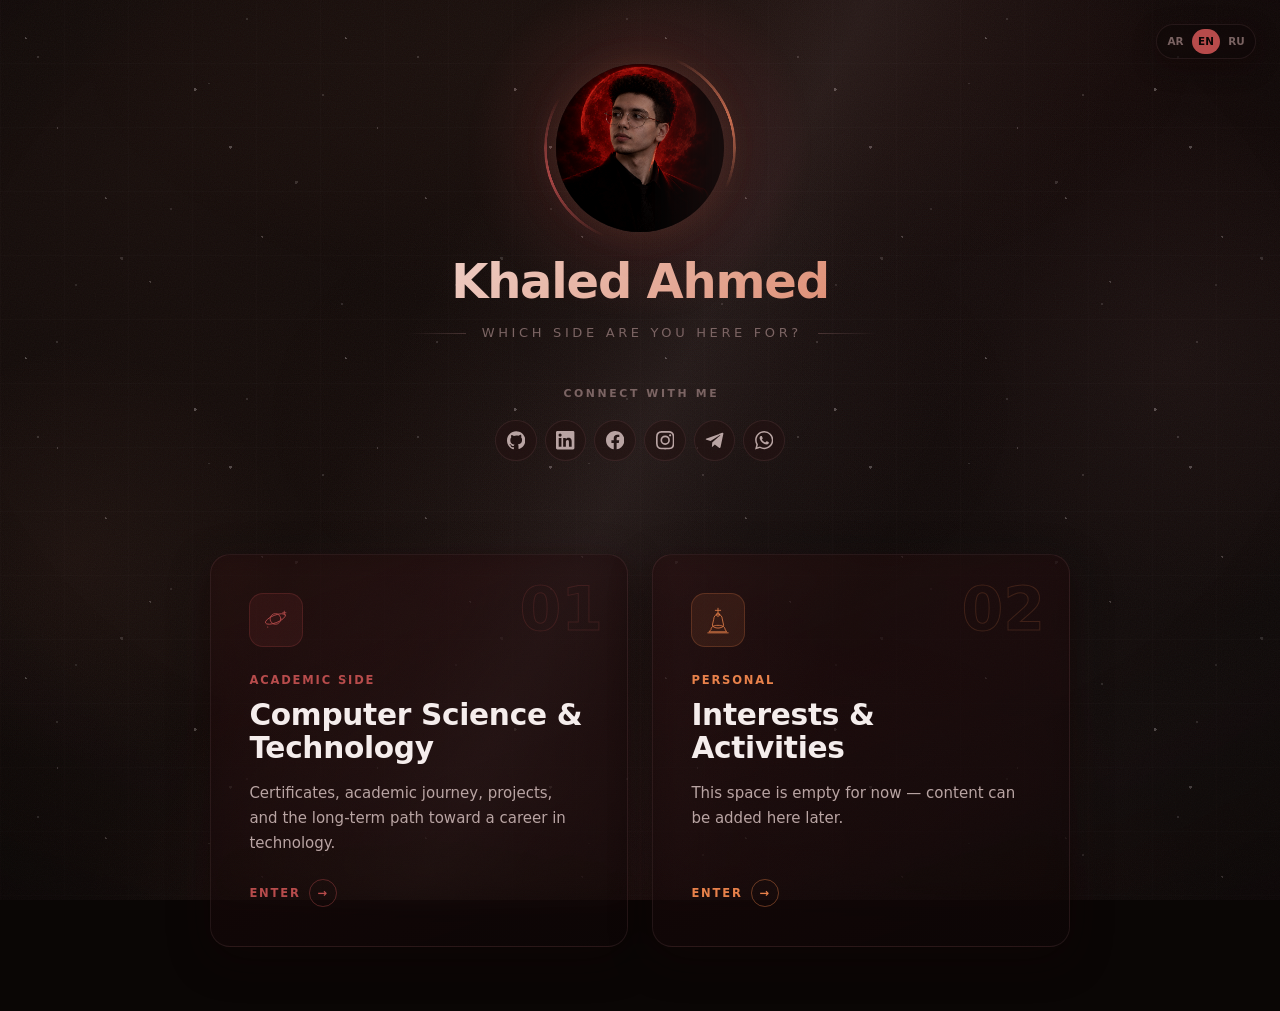
<file: index.html>
<!DOCTYPE html>
<html lang="en" dir="ltr">
<head>
  <meta charset="UTF-8" />
  <meta name="viewport" content="width=device-width, initial-scale=1.0" />
  <meta name="theme-color" content="#0D0817" />
  <meta name="robots" content="index, follow" />


  <!--
    PHASE 13.1 — PORTAL (site root)
    The very first thing a visitor sees: a choice between two
    completely separate sides of the site — Academic/Professional
    (academic/) and Interests & Activities (sports/). This page borrows
    the Academic side's design tokens (css/main.css) as a shared
    visual base, since it's neutral ground between both sides, but
    lives entirely on its own — it isn't part of either site.
  -->

  <title>Khaled Ahmed</title>
  <meta name="description" content="Khaled Ahmed — Academic & Professional Portfolio." />
  <!-- SEO: canonical + Open Graph + Twitter Card.
        DOMAIN is a placeholder — replace https://YOUR_DOMAIN.com
        everywhere once the site has a real domain. -->
  <link rel="canonical" href="https://YOUR_DOMAIN.com/" />
  <meta property="og:type" content="website" />
  <meta property="og:site_name" content="Khaled Ahmed" />
  <meta property="og:title" content="Khaled Ahmed" />
  <meta property="og:description" content="Khaled Ahmed — Academic & Professional Portfolio." />
  <meta property="og:url" content="https://YOUR_DOMAIN.com/" />
  <meta property="og:image" content="https://YOUR_DOMAIN.com/academic/assets/images/profile.png" />
  <meta name="twitter:card" content="summary" />
  <meta name="twitter:title" content="Khaled Ahmed" />
  <meta name="twitter:description" content="Khaled Ahmed — Academic & Professional Portfolio." />
  <meta name="twitter:image" content="https://YOUR_DOMAIN.com/academic/assets/images/profile.png" />


  <link rel="icon" type="image/svg+xml" href="academic/assets/icons/favicon.svg" />
  <link rel="stylesheet" href="academic/css/main.css" />
  <link rel="stylesheet" href="portal.css" />
  <link rel="stylesheet" href="transition.css" />
  <script>
    /* Anti-flash pre-cover: if we arrived through a world transition, paint an
       opaque curtain BEFORE first paint so the reveal in transition.js has no
       white flash to fight. Self-removing failsafe in case transition.js is
       ever missing. Kept tiny + dependency-free on purpose. */
    (function () {
      try {
        var t = sessionStorage.getItem('he-transition');
        if (!t) return;
        var bg = t === 'chess' ? '#0A0A0C' : (t === 'portal' ? '#0B1022' : '#05070F');
        var d = document.createElement('div');
        d.id = 'he-transition-precover';
        d.style.cssText = 'position:fixed;inset:0;z-index:2147483646;background:' + bg + ';';
        (document.body || document.documentElement).appendChild(d);
        setTimeout(function () { if (d && d.parentNode) d.parentNode.removeChild(d); }, 1600);
      } catch (e) {}
    })();
  </script>
</head>
<body class="portal-body">
  <a href="#main-content" class="skip-link" data-i18n="skipToContent">Skip to main content</a>

  <!-- Language switcher (AR / EN / RU). Hardcoded so language.js wires it
       directly (its ensureLanguageSwitcher() no-ops when one already exists),
       and reuses the shared .lang-switcher styling from academic/css/main.css. -->
  <div class="portal-lang">
    <div class="lang-switcher" aria-label="Language switcher">
      <button type="button" data-lang-switch="ar" aria-label="العربية">AR</button>
      <button type="button" data-lang-switch="en" aria-label="English">EN</button>
      <button type="button" data-lang-switch="ru" aria-label="Русский">RU</button>
    </div>
  </div>

  <div class="portal-starfield" aria-hidden="true"></div>
  <div class="portal-glow" aria-hidden="true"></div>
  <div class="portal-grain" aria-hidden="true"></div>

  <main class="portal" id="main-content">
    <div class="portal-intro">
      <div class="portal-portrait">
        <div class="portrait-orbit" aria-hidden="true">
          <span class="orbit-dot"></span>
        </div>
        <span class="portrait-node portrait-node--tl" aria-hidden="true"></span>
        <span class="portrait-node portrait-node--br" aria-hidden="true"></span>
        <div class="portrait-frame">
          <img
            src="academic/assets/images/profile.png"
            alt="Portrait of Khaled Ahmed"
            class="portrait-image"
            id="portrait-image"
            decoding="async"
          />
          <div class="portrait-placeholder" id="portrait-placeholder" aria-hidden="true">KA</div>
        </div>
      </div>

      <h1 data-i18n="siteName">Khaled Ahmed</h1>
      <p class="portal-subtitle" data-i18n="portalPrompt">Which side are you here for?</p>

      <!-- Connect: real social links + the Discord community button. Both are
           rendered data-driven by academic/js/social.js from the single source
           of truth (academic/data/social.js) — no links are hardcoded here, and
           labels follow the language via i18n:languagechange. -->
      <div class="portal-connect">
        <span class="portal-connect-kicker" data-i18n="portalConnect">Connect with me</span>
        <nav class="portal-socials" data-footer-socials aria-label="Social media"></nav>
        <div class="portal-discord" data-discord-cta></div>
      </div>
    </div>

    <div class="portal-cards">
      <a href="academic/index.html" class="portal-card portal-card--academic">
        <span class="portal-card-index" aria-hidden="true">01</span>
        <span class="portal-card-emblem" aria-hidden="true">
          <svg viewBox="0 0 56 56" fill="none" stroke="currentColor" stroke-width="1.5" stroke-linecap="round" stroke-linejoin="round">
            <circle cx="27" cy="26" r="10"></circle>
            <ellipse cx="27" cy="26" rx="20" ry="7" transform="rotate(-22 27 26)"></ellipse>
            <path d="M43.5 11.5 v6 M40.5 14.5 h6"></path>
            <circle cx="12.5" cy="41" r="1.1" fill="currentColor" stroke="none"></circle>
          </svg>
        </span>
        <span class="portal-card-eyebrow" data-i18n="portalAcademicEyebrow">Academic &amp; Professional</span>
        <h2 data-i18n="portalAcademicTitle">Computer Science &amp; Technology</h2>
        <p data-i18n="portalAcademicDesc">Certificates, academic journey, projects, and the long-term path toward a career in technology.</p>
        <span class="portal-card-cta">
          <span class="portal-card-cta-text" data-i18n="portalEnter">Enter</span>
          <span class="portal-card-cta-arrow" aria-hidden="true">→</span>
        </span>
      </a>

      <a href="sports/index.html" class="portal-card portal-card--sports">
        <span class="portal-card-index" aria-hidden="true">02</span>
        <span class="portal-card-emblem" aria-hidden="true">
          <svg viewBox="0 0 56 56" fill="none" stroke="currentColor" stroke-width="1.5" stroke-linecap="round" stroke-linejoin="round">
            <path d="M28 6 L28 15"></path>
            <path d="M23 10 L33 10"></path>
            <circle cx="28" cy="18" r="3"></circle>
            <path d="M20 26 C20 21 24 17 28 17 C32 17 36 21 36 26 L38.5 38 C38.5 41 33 43 28 43 C23 43 17.5 41 17.5 38 Z"></path>
            <path d="M15 45 C15 40 21 38 28 38 C35 38 41 40 41 45 L44 50 L12 50 Z"></path>
            <path d="M9 52 L47 52"></path>
          </svg>
        </span>
        <span class="portal-card-eyebrow" data-i18n="portalSportsEyebrow">Personal</span>
        <h2 data-i18n="portalSportsTitle">Interests &amp; Activities</h2>
        <p data-i18n="portalSportsDesc">My activities, such as volunteering, extracurricular activities, and languages..</p>
        <span class="portal-card-cta">
          <span class="portal-card-cta-text" data-i18n="portalEnter">Enter</span>
          <span class="portal-card-cta-arrow" aria-hidden="true">→</span>
        </span>
      </a>
    </div>
  </main>

  <!-- i18n + social: reused from the Academic side (single source of truth).
       Load order: data globals (translations, socialData) before their readers
       (language.js wires the AR/EN/RU switcher; social.js renders the links +
       Discord CTA and re-renders on i18n:languagechange). All deferred, so they
       run in order before DOMContentLoaded. -->
  <script src="academic/data/translations.js" defer></script>
  <script src="academic/data/social.js" defer></script>
  <script src="academic/js/language.js" defer></script>
  <script src="academic/js/social.js" defer></script>

  <script src="transition.js" defer></script>
  <script src="portal.js" defer></script>
  <script src="academic/js/ambient.js" defer></script>
</body>
</html>
</file>
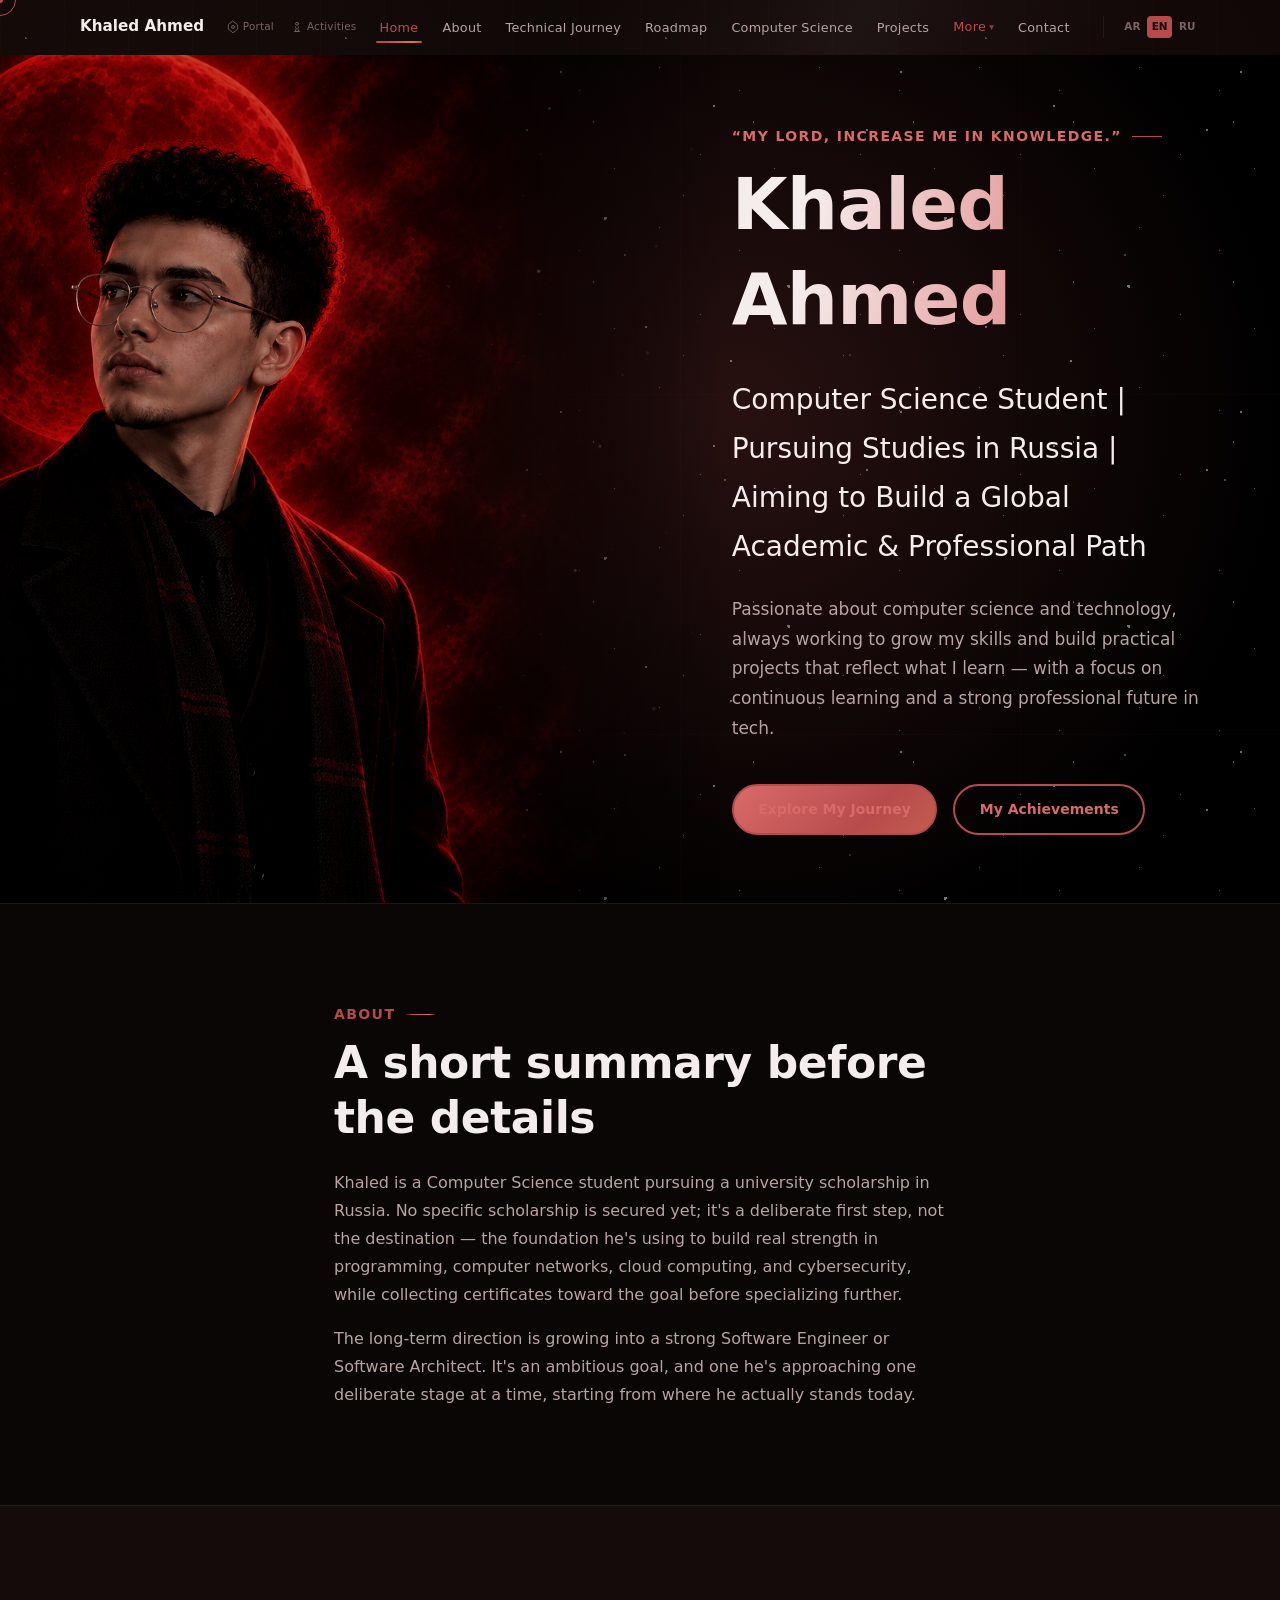
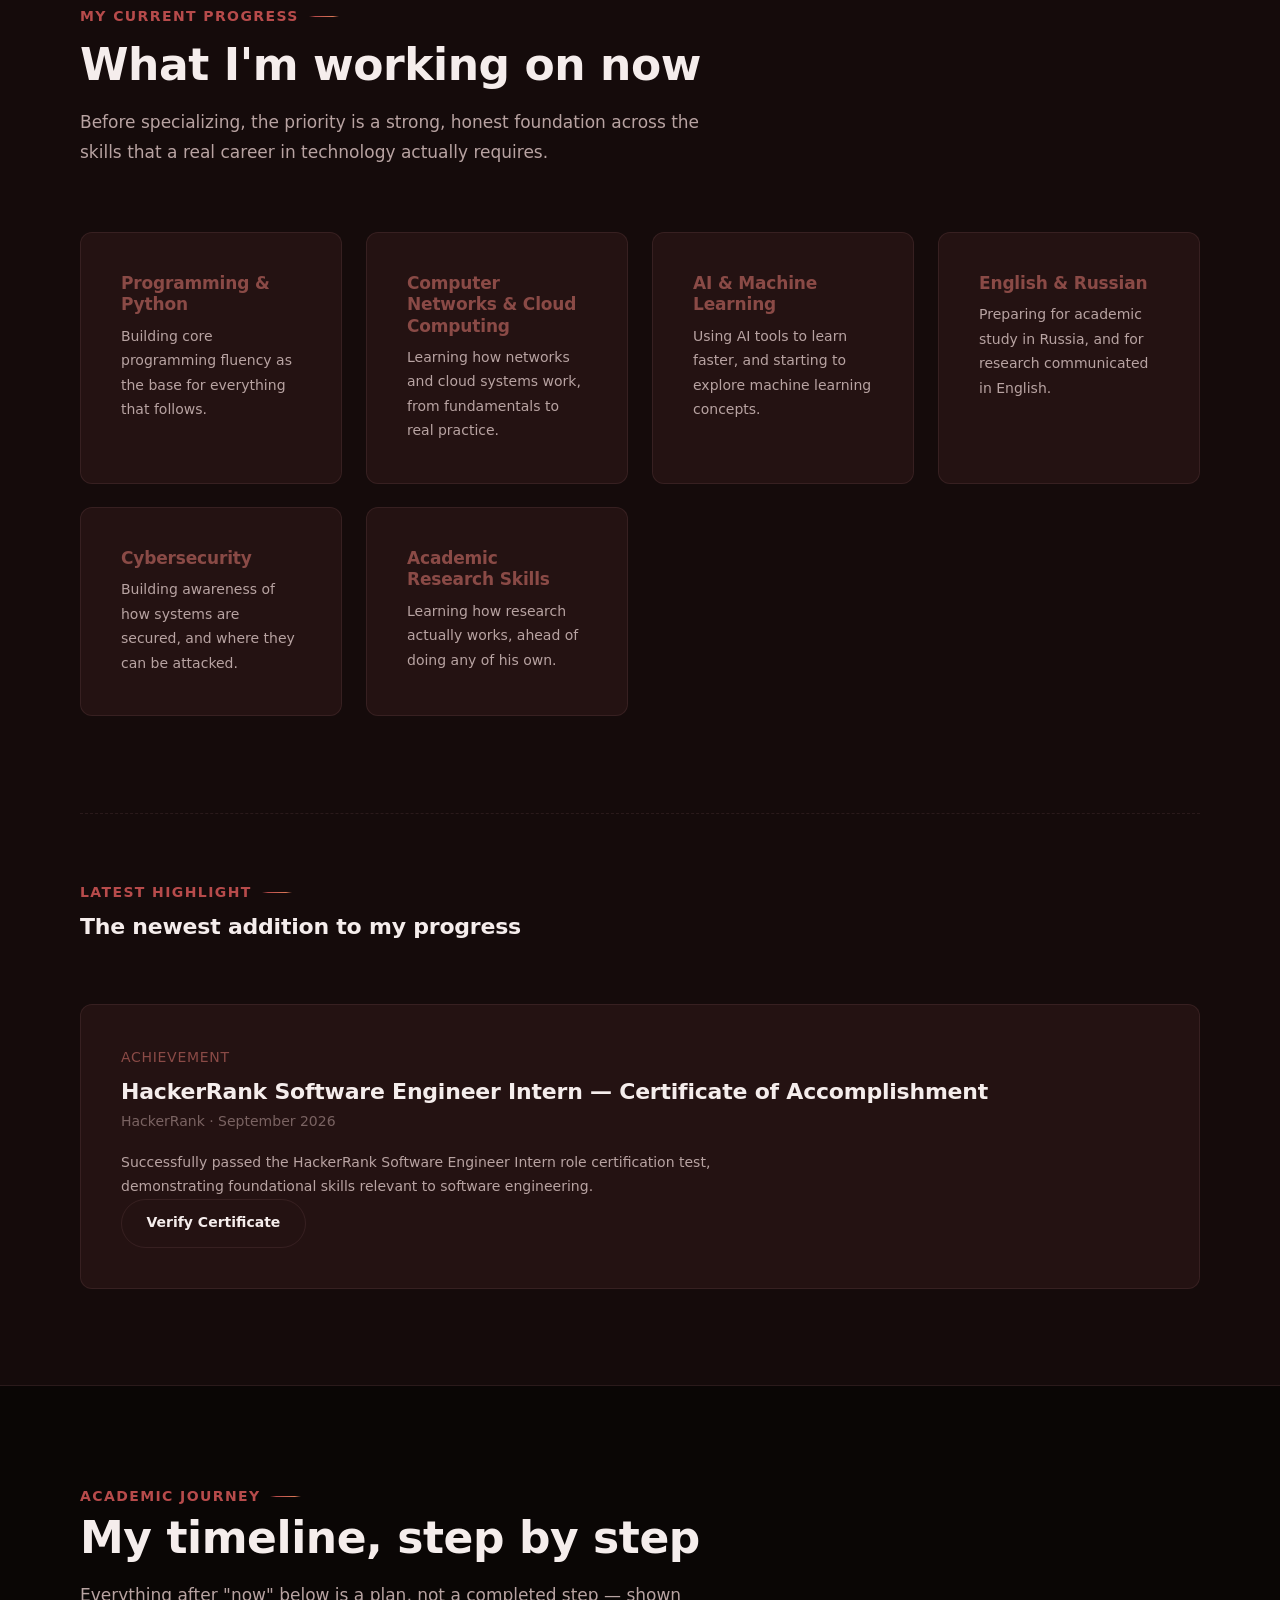
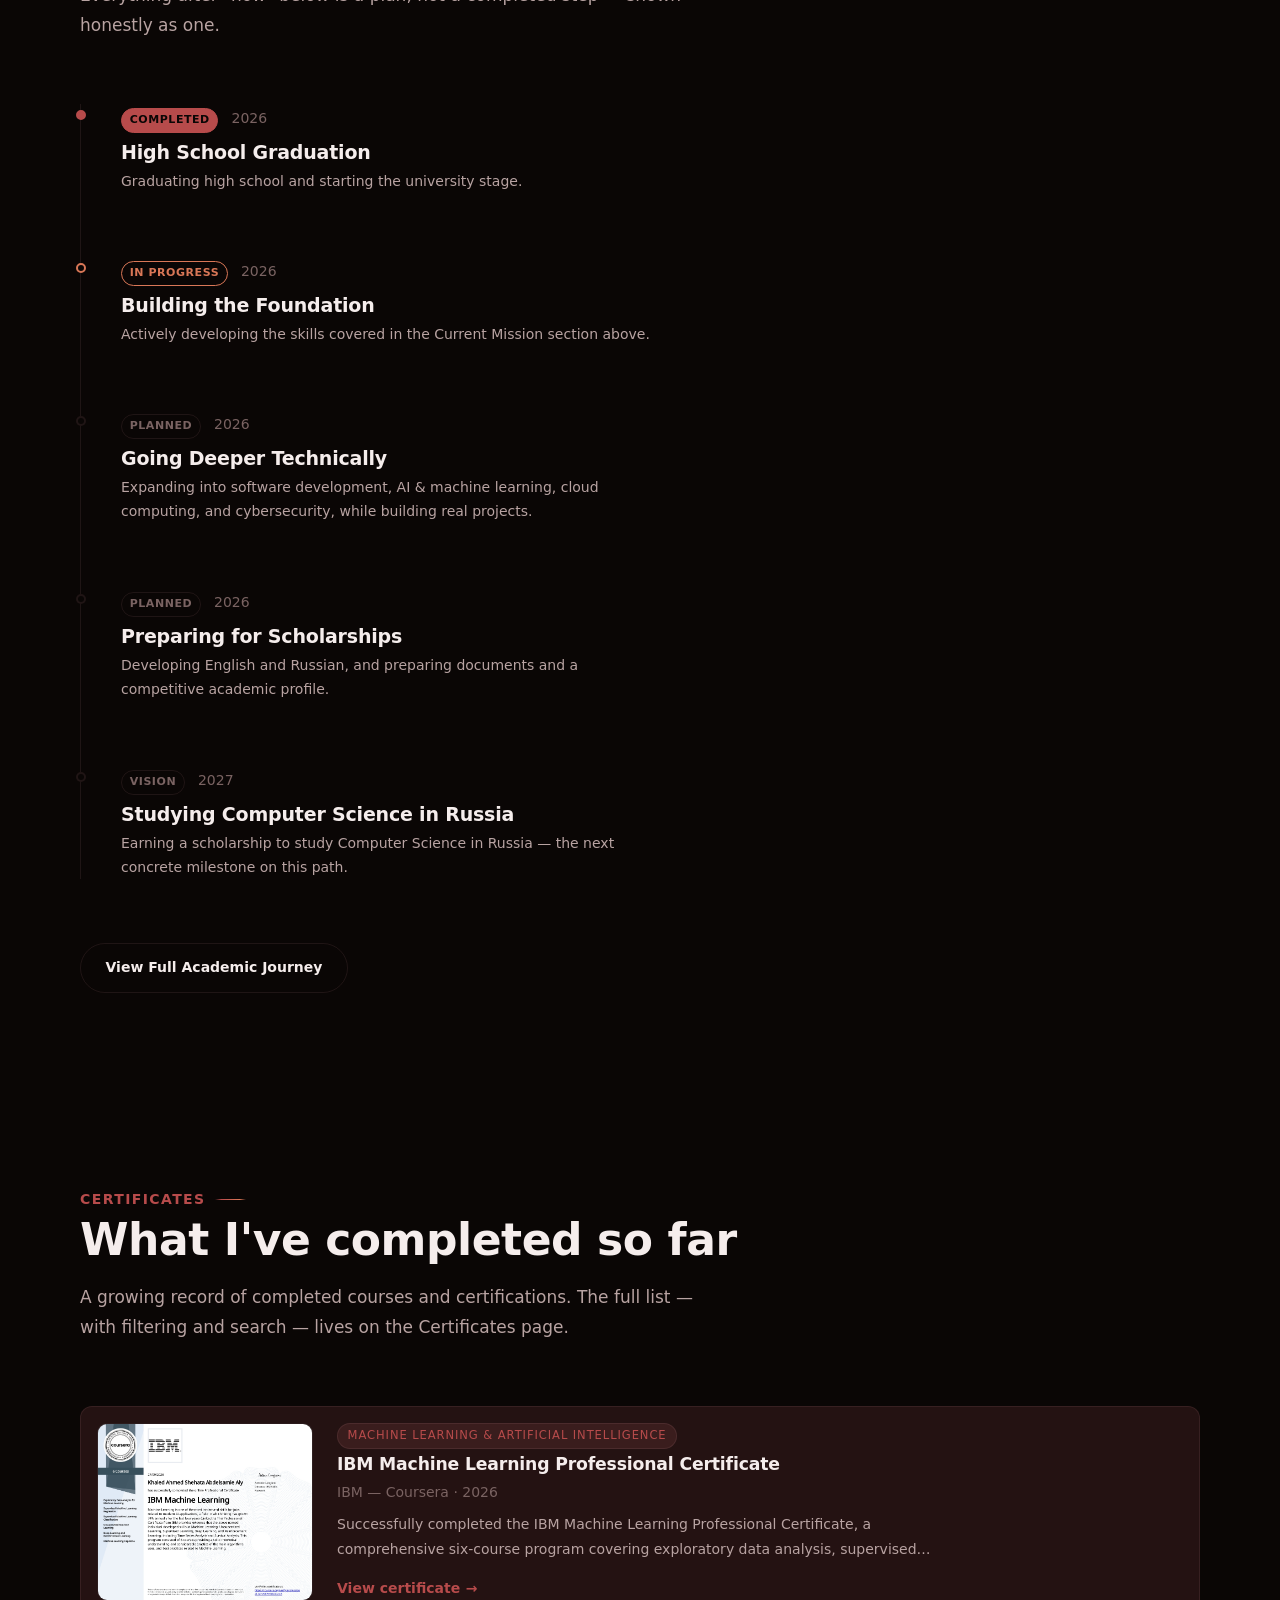
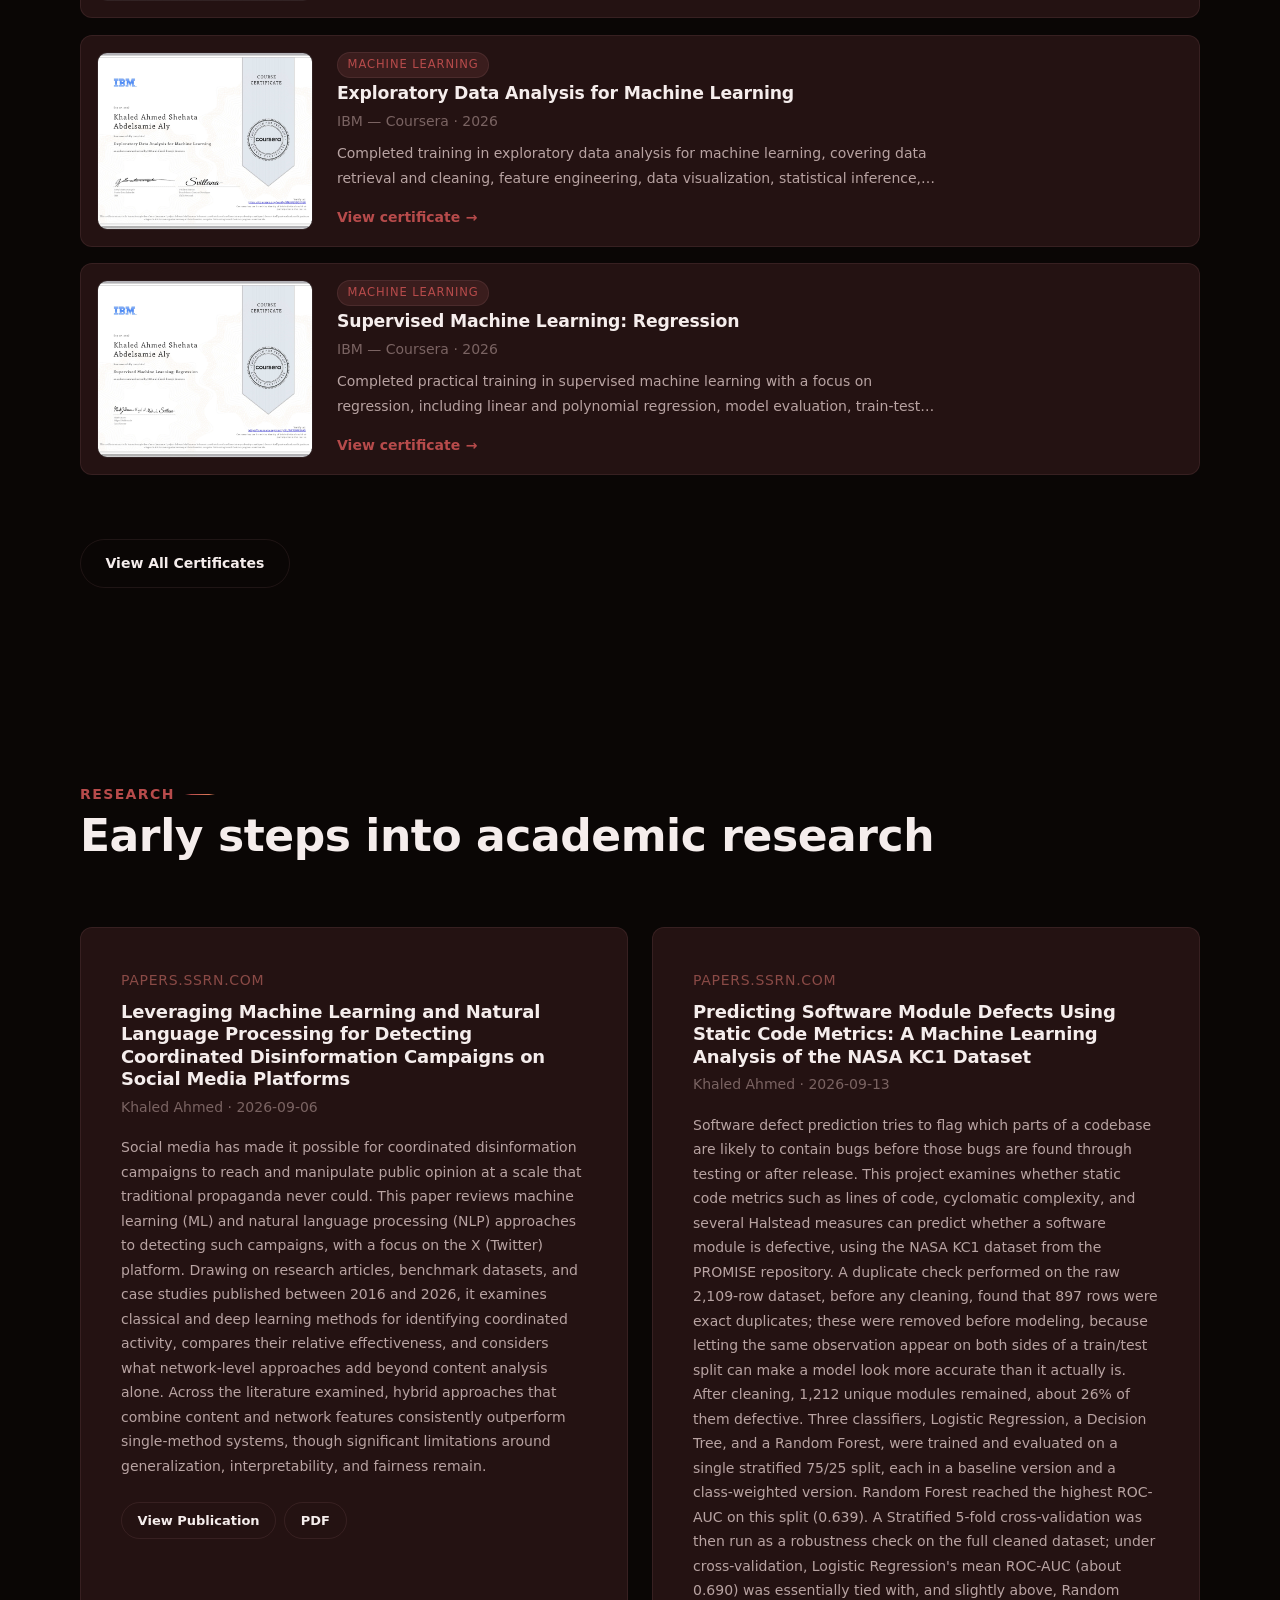
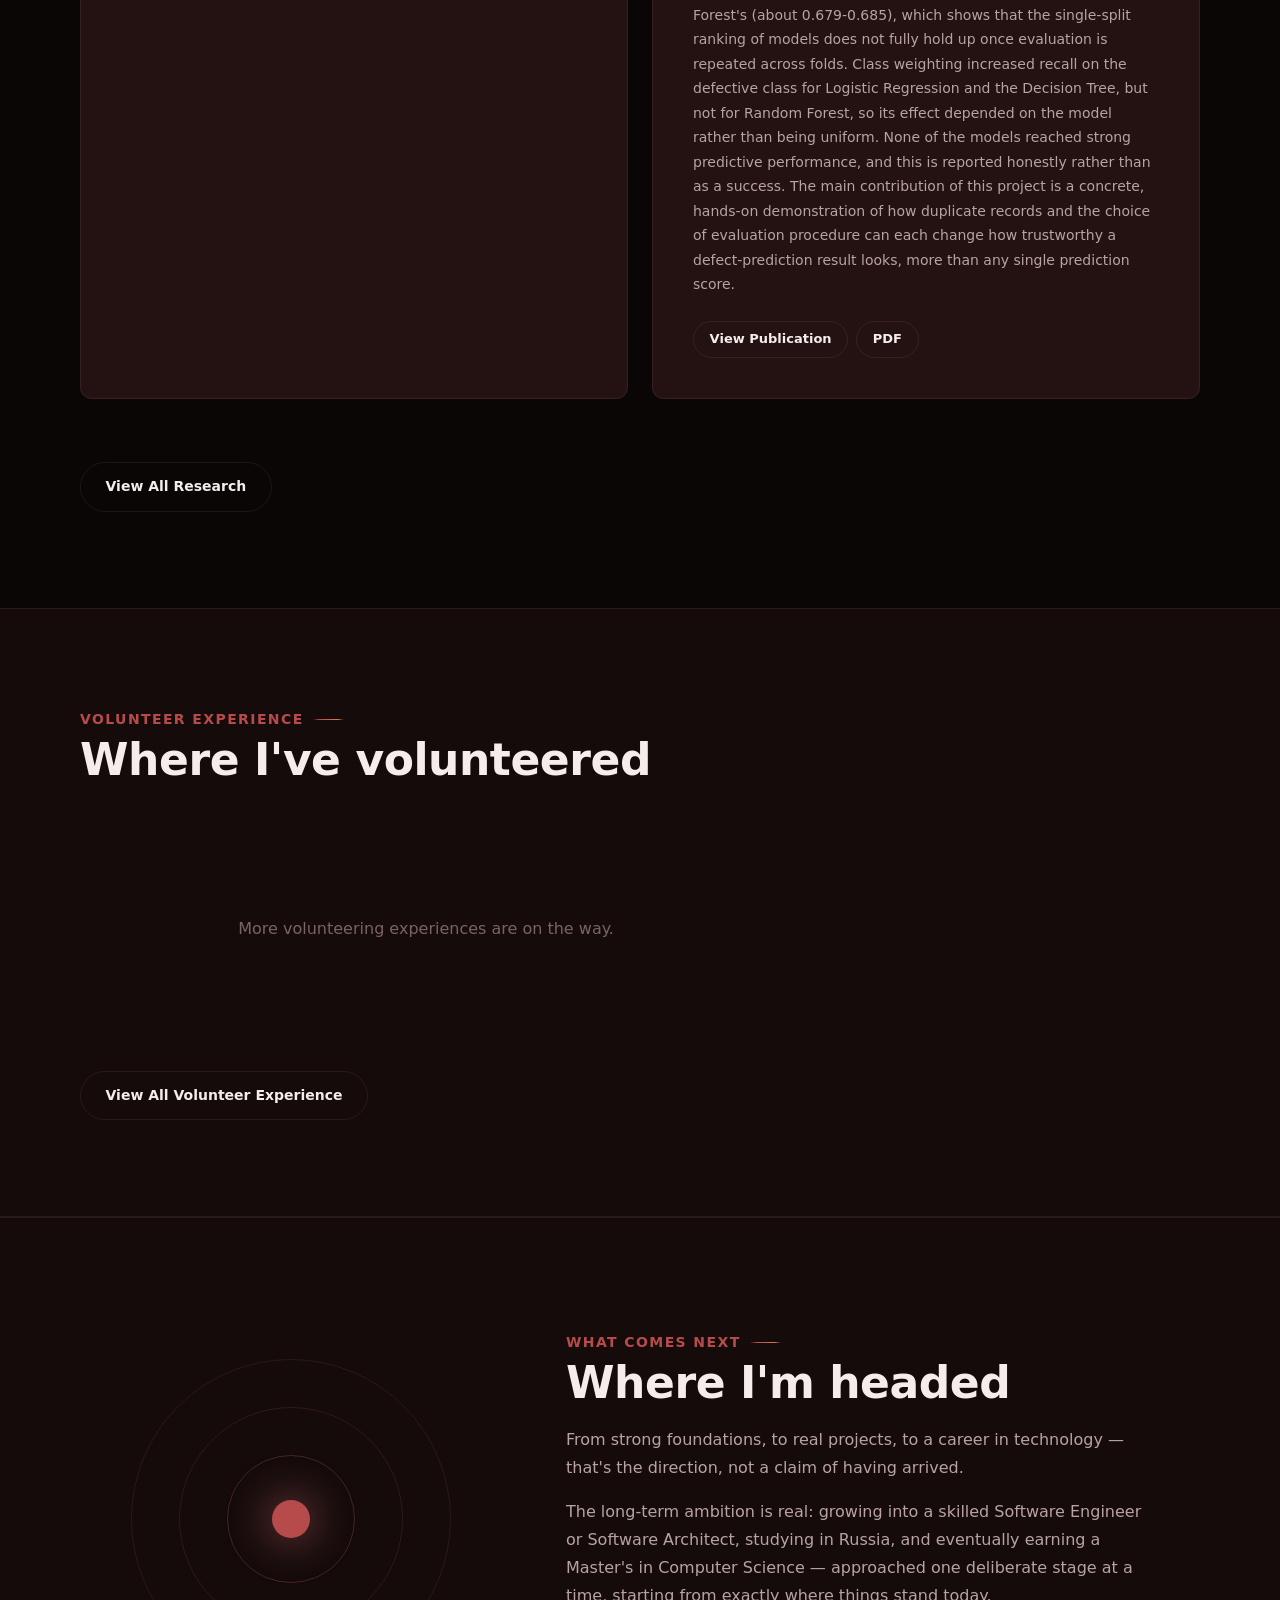
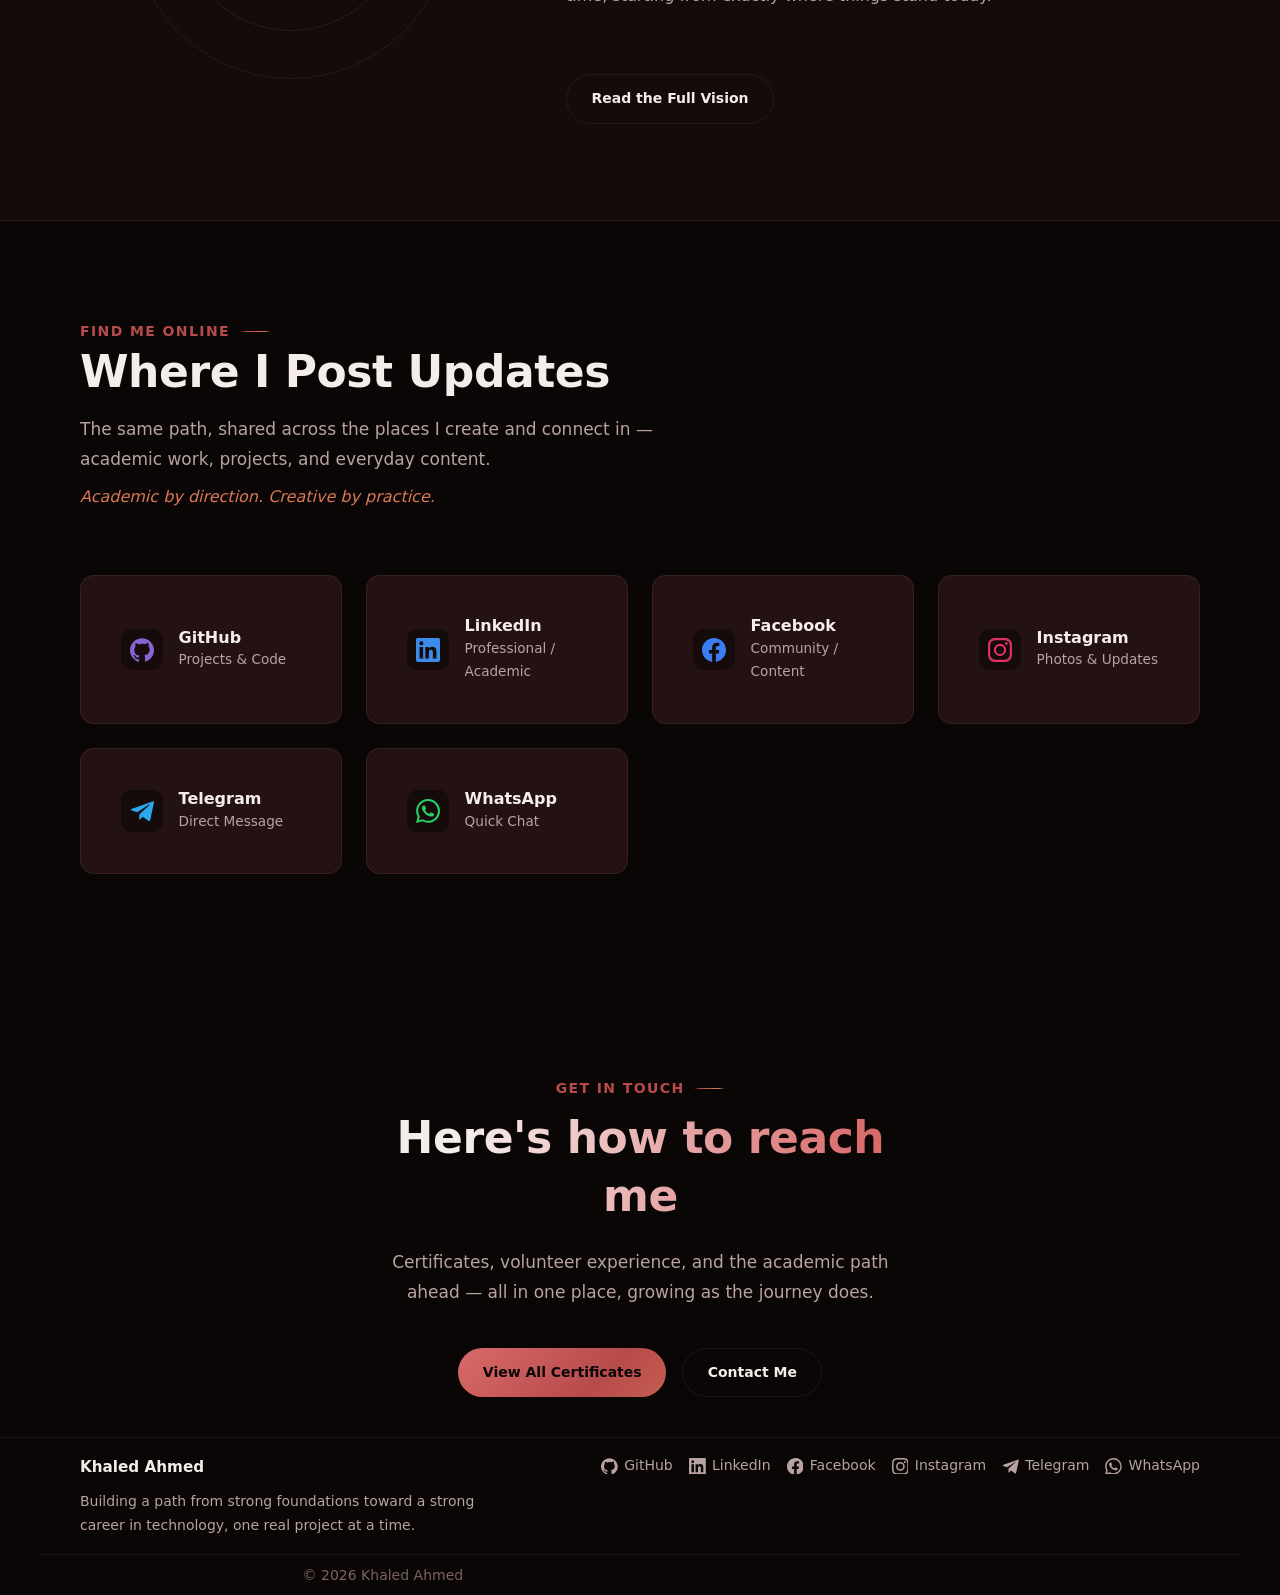
<file: academic/index.html>
<!DOCTYPE html>
<html lang="en" dir="ltr">
<head>
  <meta charset="UTF-8" />
  <meta name="viewport" content="width=device-width, initial-scale=1.0" />
  <meta name="theme-color" content="#0D0817" />
  <meta name="robots" content="index, follow" />


  <!--
    PHASE 12.1 — MULTILINGUAL SYSTEM (homepage fully migrated)
    Every translatable string below carries a data-i18n attribute.
    js/language.js fills in the correct text on load based on the
    detected/saved language, and js/language.js also sets <html
    lang>/<html dir> for correct RTL. See data/translations.js for
    the actual strings in all 3 languages.
  -->

  <title>Khaled Ahmed — Computer Science Student</title>
  <meta name="description" content="Personal academic portfolio of Khaled Ahmed — building a path toward a career in Computer Science and technology." />
  <!-- SEO: canonical + Open Graph + Twitter Card.
       DOMAIN is a placeholder — replace https://YOUR_DOMAIN.com
       everywhere once the site has a real domain. -->
  <link rel="canonical" href="https://YOUR_DOMAIN.com/academic/" />
  <meta property="og:type" content="website" />
  <meta property="og:site_name" content="Khaled Ahmed" />
  <meta property="og:title" content="Khaled Ahmed — Computer Science Student" />
  <meta property="og:description" content="Personal academic portfolio of Khaled Ahmed — building a path toward a career in Computer Science and technology." />
  <meta property="og:url" content="https://YOUR_DOMAIN.com/academic/" />
  <meta property="og:image" content="https://YOUR_DOMAIN.com/academic/assets/images/profile.png" />
  <meta name="twitter:card" content="summary" />
  <meta name="twitter:title" content="Khaled Ahmed — Computer Science Student" />
  <meta name="twitter:description" content="Personal academic portfolio of Khaled Ahmed — building a path toward a career in Computer Science and technology." />
  <meta name="twitter:image" content="https://YOUR_DOMAIN.com/academic/assets/images/profile.png" />


  <link rel="icon" type="image/svg+xml" href="assets/icons/favicon.svg" />
  <link rel="stylesheet" href="css/main.css" />
  <link rel="stylesheet" href="../transition.css" />
  <script>
    /* Anti-flash pre-cover: if we arrived through a world transition, paint an
       opaque curtain BEFORE first paint so the reveal in transition.js has no
       white flash to fight. Self-removing failsafe in case transition.js is
       ever missing. Kept tiny + dependency-free on purpose. */
    (function () {
      try {
        var t = sessionStorage.getItem('he-transition');
        if (!t) return;
        var bg = t === 'chess' ? '#0A0A0C' : (t === 'portal' ? '#0B1022' : '#05070F');
        var d = document.createElement('div');
        d.id = 'he-transition-precover';
        d.style.cssText = 'position:fixed;inset:0;z-index:2147483646;background:' + bg + ';';
        (document.body || document.documentElement).appendChild(d);
        setTimeout(function () { if (d && d.parentNode) d.parentNode.removeChild(d); }, 1600);
      } catch (e) {}
    })();
  </script>
</head>
<body>
  <a href="#main-content" class="skip-link">Skip to main content</a>


  <!-- ============================================================
       HEADER / NAVIGATION
  ============================================================= -->
  <header class="site-header" id="site-header">
    <div class="container header-inner">
      <div class="header-brand">
        <a href="index.html" class="logo" data-i18n="siteName">Khaled Ahmed</a>
        <div class="site-switch">
        <a href="../index.html" class="site-switch-link" data-i18n-aria-label="navPortal" aria-label="Portal">
          <svg class="site-switch-icon" viewBox="0 0 24 24" fill="none" stroke="currentColor" stroke-width="1.5" stroke-linecap="round" stroke-linejoin="round" aria-hidden="true"><path d="M12 2l8 6.5v7L12 22l-8-6.5v-7z"/><circle cx="12" cy="12" r="2.5"/></svg>
          <span data-i18n="navPortal">Portal</span>
        </a>
        <a href="../sports/index.html" class="site-switch-link" data-i18n-aria-label="navVolleyball" aria-label="Activities">
          <svg class="site-switch-icon" viewBox="0 0 24 24" fill="none" stroke="currentColor" stroke-width="1.5" stroke-linecap="round" stroke-linejoin="round" aria-hidden="true"><circle cx="12" cy="6.5" r="2.5"/><path d="M9.5 11.5c-.6 1.1.2 2.1 1.3 2.4L9 19.5h6l-1.8-5.6c1.1-.3 1.9-1.3 1.3-2.4"/><path d="M7.5 19.5h9"/></svg>
          <span data-i18n="navVolleyball">Activities</span>
        </a>
      </div>
      </div>

      <button
        class="nav-toggle"
        id="nav-toggle"
        aria-label="Open menu"
        aria-expanded="false"
        aria-controls="primary-nav"
      >
        <span class="nav-toggle-bar"></span>
        <span class="nav-toggle-bar"></span>
        <span class="nav-toggle-bar"></span>
      </button>

      <nav class="primary-nav" id="primary-nav" aria-label="Primary">
        <ul>
          <li><a href="index.html" class="nav-link" data-nav-link data-i18n="navHome">Home</a></li>
          <li><a href="pages/about.html" class="nav-link" data-nav-link data-i18n="navAbout">About</a></li>
          <li><a href="pages/journey.html" class="nav-link" data-nav-link data-i18n="navJourney">Technical Journey</a></li>
          <li><a href="pages/goals.html" class="nav-link" data-nav-link data-i18n="navGoals">Roadmap</a></li>
          <li><a href="pages/computer-science.html" class="nav-link" data-nav-link data-i18n="navComputerScience">Computer Science</a></li>
          <li><a href="pages/projects.html" class="nav-link" data-nav-link data-i18n="navProjects">Projects</a></li>
          <li class="nav-dropdown" id="work-dropdown">
            <button type="button" class="nav-link nav-dropdown-trigger" id="work-dropdown-trigger" aria-expanded="false" aria-controls="work-dropdown-menu" data-i18n="navMore">
              More <span class="nav-dropdown-arrow" aria-hidden="true">&#9662;</span>
            </button>
            <ul class="nav-dropdown-menu" id="work-dropdown-menu">
              <li><a href="pages/certificates.html" class="nav-link" data-nav-link data-i18n="navCertificates">Certificates &amp; Achievements</a></li>
              <li><a href="pages/research.html" class="nav-link" data-nav-link data-i18n="navResearch">Research</a></li>
              <li><a href="pages/education.html" class="nav-link" data-nav-link data-i18n="navEducation">Education</a></li>
              <li><a href="pages/skills.html" class="nav-link" data-nav-link data-i18n="navSkills">Skills</a></li>
              <li><a href="../sports/index.html" class="nav-link" data-nav-link data-i18n="navVolleyball">Activities</a></li>
              <li><a href="pages/cv.html" class="nav-link" data-nav-link data-i18n="navCv">CV</a></li>
            </ul>
          </li>
          <li><a href="#contact" class="nav-link" data-nav-link data-i18n="navContact">Contact</a></li>
        </ul>

        <!-- Language switcher. js/language.js attaches the click
             handlers and toggles .is-active — nothing here is
             wired by inline JS. -->
        <div class="lang-switcher" aria-label="Language switcher">
          <button type="button" data-lang-switch="ar" aria-label="العربية">AR</button>
          <button type="button" data-lang-switch="en" aria-label="English">EN</button>
          <button type="button" data-lang-switch="ru" aria-label="Русский">RU</button>
        </div>

        <!-- Site-switch chips — visible only inside the mobile menu -->
        <div class="site-switch-mobile" aria-label="Site navigation">
          <a href="../index.html" class="site-switch-link" data-i18n-aria-label="navPortal" aria-label="Portal">
            <svg class="site-switch-icon" viewBox="0 0 24 24" fill="none" stroke="currentColor" stroke-width="1.5" stroke-linecap="round" stroke-linejoin="round" aria-hidden="true"><path d="M12 2l8 6.5v7L12 22l-8-6.5v-7z"/><circle cx="12" cy="12" r="2.5"/></svg>
            <span data-i18n="navPortal">Portal</span>
          </a>
          <a href="../sports/index.html" class="site-switch-link" data-i18n-aria-label="navVolleyball" aria-label="Activities">
            <svg class="site-switch-icon" viewBox="0 0 24 24" fill="none" stroke="currentColor" stroke-width="1.5" stroke-linecap="round" stroke-linejoin="round" aria-hidden="true"><circle cx="12" cy="6.5" r="2.5"/><path d="M9.5 11.5c-.6 1.1.2 2.1 1.3 2.4L9 19.5h6l-1.8-5.6c1.1-.3 1.9-1.3 1.3-2.4"/><path d="M7.5 19.5h9"/></svg>
            <span data-i18n="navVolleyball">Activities</span>
          </a>
        </div>
      </nav>
    </div>
  </header>

  <!-- ============================================================
       MAIN CONTENT
  ============================================================= -->
  <main id="main-content">

    <!-- ============================================================
         HERO SECTION
    ============================================================= -->
    <section class="hero" id="hero">
      <div class="hero-starfield" aria-hidden="true"></div>
      <div class="hero-glow" aria-hidden="true"></div>
      <div class="cosmic-dust" aria-hidden="true"></div>
      <div class="cosmic-orbit-arc cosmic-orbit-arc-1" aria-hidden="true">
        <span class="cosmic-orbit-dot"></span>
      </div>
      <div class="cosmic-orbit-arc cosmic-orbit-arc-2" aria-hidden="true">
        <span class="cosmic-orbit-dot cosmic-orbit-dot--gold"></span>
      </div>

      <!-- Constellation: a handful of points connected by thin lines —
           deliberately sparse (6 points, 4 lines) so it reads as a
           scientific detail, not a decoration overload. Positioned
           with viewBox percentages so it scales with the Hero. -->
      <svg class="constellation-lines" aria-hidden="true" viewBox="0 0 100 100" preserveAspectRatio="none">
        <line x1="8" y1="20" x2="22" y2="35" />
        <line x1="22" y1="35" x2="18" y2="55" />
        <line x1="78" y1="15" x2="88" y2="30" />
        <line x1="88" y1="30" x2="80" y2="48" />
        <circle cx="8" cy="20" r="0.6" />
        <circle cx="22" cy="35" r="0.6" />
        <circle cx="18" cy="55" r="0.6" />
        <circle cx="78" cy="15" r="0.6" />
        <circle cx="88" cy="30" r="0.6" />
        <circle cx="80" cy="48" r="0.6" />
      </svg>

      <!-- Tech / circuit motifs — pure-CSS hex chip, PCB-style node, and
           a pulsing status LED, with a small "data packet" orbiting the
           core chip. Decorative, aria-hidden, behind the content.
           See "SECTION K" in css/main.css. -->
      <div class="cosmic-tech" aria-hidden="true">
        <div class="tech-node tech-node--core">
          <span class="tech-scan-ring"></span>
          <span class="tech-chip-body"></span>
          <span class="tech-packet"></span>
        </div>
        <div class="tech-node tech-node--chip">
          <span class="tech-chip-body"></span>
        </div>
        <div class="tech-node tech-node--led"></div>
        <div class="tech-node tech-node--pulse"></div>
      </div>

      <div class="hero-portrait" aria-hidden="true">
        <img
          src="assets/images/hero-portrait.png"
          alt=""
          class="portrait-image"
          id="portrait-image"
          decoding="async"
        />
        <div class="portrait-placeholder" id="portrait-placeholder" aria-hidden="true">KA</div>
        <div class="hero-portrait-fade"></div>
      </div>

      <div class="container hero-inner">
        <div class="hero-content">
          <p class="eyebrow" data-i18n="heroEyebrow">Current Journey</p>
          <h1 class="hero-title"><span data-i18n="siteName">Khaled Ahmed</span></h1>
          <p class="hero-subtitle" data-i18n="heroSubtitle">Computer Science Student | Pursuing Studies in Russia | Aiming to Build a Global Academic &amp; Professional Path</p>
          <p class="hero-lead" data-i18n="heroLead">
            Passionate about computer science and technology, always working
            to grow my skills and build practical projects that reflect
            what I learn.
          </p>
          <div class="hero-actions">
            <a href="#journey" class="btn btn-primary" data-i18n="heroCtaPrimary">Explore My Journey</a>
            <a href="pages/certificates.html" class="btn btn-secondary" data-i18n="heroCtaSecondary">My Achievements</a>
          </div>
        </div>
      </div>
    </section>

    <!-- ============================================================
         SHORT INTRODUCTION
    ============================================================= -->
    <section class="intro" id="about-preview">
      <div class="container intro-grid">
        <div class="intro-text reveal">
          <p class="eyebrow" data-i18n="aboutEyebrow">About</p>
          <h2 data-i18n="aboutHeading">A clear starting point, aimed at a defined direction.</h2>
          <p data-i18n="aboutPara1">
            Khaled is a Computer Science student, currently pursuing a
            university scholarship in Russia. No specific scholarship is
            secured yet; it's a deliberate first step, not the
            destination — the foundation he's using to build real
            strength in programming, computer networks, cloud computing,
            and cybersecurity, while collecting certificates toward the
            goal before specializing further.
          </p>
          <p data-i18n="aboutPara2">
            The long-term direction is growing into a strong Software
            Engineer or Software Architect. It's an ambitious goal, and
            one he's approaching one deliberate stage at a time, starting
            from where he actually stands today.
          </p>
        </div>
      </div>
    </section>

    <!-- ============================================================
         CURRENT MISSION
    ============================================================= -->
    <section class="mission" id="mission">
      <div class="container">
        <p class="eyebrow reveal" data-i18n="missionEyebrow">Current Mission</p>
        <h2 class="reveal" data-i18n="missionHeading">What I'm building right now</h2>
        <p class="section-lead reveal" data-i18n="missionLead">
          Before specializing, the priority is a strong, honest foundation
          across the skills that a real career in technology actually
          requires.
        </p>

        <ul class="focus-grid">
          <li class="focus-item reveal">
            <h3 data-i18n="missionItem1Title">Programming &amp; Python</h3>
            <p data-i18n="missionItem1Body">Building core programming fluency as the base for everything that follows.</p>
          </li>
          <li class="focus-item reveal">
            <h3 data-i18n="missionItem2Title">Mathematics &amp; Statistics</h3>
            <p data-i18n="missionItem2Body">Learning how networks and cloud systems work, from fundamentals to real practice.</p>
          </li>
          <li class="focus-item reveal">
            <h3 data-i18n="missionItem3Title">Data Analysis &amp; Data Science</h3>
            <p data-i18n="missionItem3Body">Learning to work with real data — from cleaning it to drawing conclusions from it.</p>
          </li>
          <li class="focus-item reveal">
            <h3 data-i18n="missionItem4Title">English &amp; Russian</h3>
            <p data-i18n="missionItem4Body">Preparing for academic study in Russia, and for research communicated in English.</p>
          </li>
          <li class="focus-item reveal">
            <h3 data-i18n="missionItem5Title">IELTS Preparation</h3>
            <p data-i18n="missionItem5Body">Working toward the language certification his academic path requires.</p>
          </li>
          <li class="focus-item reveal">
            <h3 data-i18n="missionItem6Title">Academic Research Skills</h3>
            <p data-i18n="missionItem6Body">Learning how research actually works, ahead of doing any of his own.</p>
          </li>
        </ul>

        <!-- ==========================================================
             LATEST HIGHLIGHT: one spotlight slot under "My Current
             Progress" (تقدمي الحالي) for the newest certificate,
             research entry, or project. Empty on purpose, nothing is
             invented here. HOW TO FILL IT IN:

               1. Below, find the THREE templates: CERTIFICATE,
                  RESEARCH, and PROJECT, each wrapped in its own HTML
                  comment markers.
               2. Pick the ONE that matches what you want to show, and
                  delete its opening and closing comment marker lines
                  only (leave the other two templates commented out,
                  keep them parked here for next time).
               3. Replace every YOUR_... placeholder with the real text
                  and a real link/image path.
               4. Delete (or comment out) the paragraph with class
                  empty-state right below; it's only shown while this
                  slot is empty.
               5. Save. No JavaScript or build step needed, it's
                  plain HTML.
        =========================================================== -->
       <div class="latest-highlight">
  <p class="eyebrow reveal" data-i18n="latestEyebrow">
    Latest Highlight
  </p>

  <h3 class="reveal" data-i18n="latestHeading">
    The newest addition to my progress
  </h3>

  <div class="certificates-grid">
    <article class="cert-card reveal">

      <p class="cert-category" data-i18n="latestCertCategory">
        Computer Science
      </p>

      <h3 class="cert-title" data-i18n="latestCertTitle">
        CS50: Introduction to Computer Science
      </h3>

      <p class="cert-provider" data-i18n="latestCertProvider">
        Harvard University — CS50 · 2026
      </p>

      <p class="cert-description" data-i18n="latestCertDescription">
        Successfully completed CS50: Introduction to Computer Science,
        covering fundamental concepts of computer science, programming,
        algorithms, data structures, and software development.
      </p>

      <a
        href="#"
        class="btn btn-secondary"
        target="_blank"
        rel="noopener"
        data-i18n="latestCertVerify"
      >
        View Certificate →
      </a>

    </article>
  </div>
</div>
          <!-- TEMPLATE 2 — RESEARCH (copy, uncomment, fill in)
          <div class="certificates-grid">
            <article class="cert-card reveal">
              <p class="cert-category">YOUR_JOURNAL_OR_VENUE (or leave "Unpublished")</p>
              <h3 class="cert-title">YOUR_RESEARCH_TITLE</h3>
              <p class="cert-provider">YOUR_AUTHORS &middot; YOUR_DATE</p>
              <p class="cert-description">YOUR_SHORT_ABSTRACT</p>
              <a href="YOUR_PUBLICATION_LINK" class="btn btn-secondary" target="_blank" rel="noopener">View Publication</a>
            </article>
          </div>
          -->

          <!-- TEMPLATE 3 — PROJECT (copy, uncomment, fill in)
          <div class="certificates-grid">
            <article class="cert-card reveal">
              <p class="cert-category">YOUR_TECH_STACK (e.g. Python, Flask)</p>
              <h3 class="cert-title">YOUR_PROJECT_TITLE</h3>
              <p class="cert-provider">YOUR_STATUS &middot; YOUR_DATE</p>
              <p class="cert-description">YOUR_SHORT_DESCRIPTION</p>
              <a href="YOUR_PROJECT_LINK" class="btn btn-secondary" target="_blank" rel="noopener">View Project</a>
            </article>
          </div>
          -->
        </div>
      </div>
    </section>

    <!-- ============================================================
         ACADEMIC JOURNEY
         Timeline items reuse the shared status/date + journeyItem*
         title keys and their own short homeTlBody* preview strings,
         so every stage translates (en/ar/ru) like the rest of the page.
    ============================================================= -->
    <section class="journey" id="journey">
      <div class="container">
        <p class="eyebrow reveal" data-i18n="journeyEyebrow">Academic Journey</p>
        <h2 class="reveal" data-i18n="journeyHeading">Where I've been, and where I'm going</h2>
        <p class="section-lead reveal" data-i18n="journeyLead">
          Everything after "now" below is a plan, not a completed step —
          shown honestly as one.
        </p>

        <ol class="timeline">
          <li class="timeline-item reveal is-completed">
            <span class="timeline-status" data-i18n="statusCompleted">Completed</span>
            <span class="timeline-date">2026</span>
            <h3 data-i18n="journeyItem1Title">High School Graduation</h3>
            <p data-i18n="homeTlBody1">Graduating high school and starting the university stage.</p>
          </li>

          <li class="timeline-item reveal is-current">
            <span class="timeline-status" data-i18n="statusInProgress">In Progress</span>
            <span class="timeline-date" data-i18n="dateNow">Now</span>
            <h3 data-i18n="journeyItem2Title">Building the Foundation</h3>
            <p data-i18n="homeTlBody2">Actively developing the skills covered in the Current Mission section above.</p>
          </li>

          <li class="timeline-item reveal is-planned">
            <span class="timeline-status" data-i18n="statusPlanned">Planned</span>
            <span class="timeline-date" data-i18n="dateNext">Next</span>
            <h3 data-i18n="journeyItem3Title">Going Deeper Technically</h3>
            <p data-i18n="homeTlBody3">Expanding into software development, AI &amp; machine learning, cloud computing, and cybersecurity, while building real projects.</p>
          </li>

          <li class="timeline-item reveal is-planned">
            <span class="timeline-status" data-i18n="statusPlanned">Planned</span>
            <span class="timeline-date" data-i18n="dateGoal">Goal</span>
            <h3 data-i18n="journeyItem5Title">Preparing for Scholarships</h3>
            <p data-i18n="homeTlBody4">Developing English and Russian, and preparing documents and a competitive academic profile.</p>
          </li>

          <li class="timeline-item reveal is-planned">
            <span class="timeline-status" data-i18n="statusVision">Vision</span>
            <span class="timeline-date" data-i18n="dateRussia">2027</span>
            <h3 data-i18n="journeyItem6Title">Studying Computer Science in Russia</h3>
            <p data-i18n="homeTlBody5">Working in technology and research, with room to specialize further in advanced fields like AI or Computational Science.</p>
          </li>
        </ol>

        <a href="pages/journey.html" class="btn btn-secondary view-all-link" data-i18n="viewFullJourney">View Full Academic Journey</a>
      </div>
    </section>

    <!-- ============================================================
         CERTIFICATES PREVIEW
    ============================================================= -->
    <section class="certificates-preview" id="certificates">
      <div class="container">
        <p class="eyebrow reveal" data-i18n="certificatesEyebrow">Certificates</p>
        <h2 class="reveal" data-i18n="certificatesHeading">Evidence of the work, not the whole story</h2>
        <p class="section-lead reveal" data-i18n="certificatesLead">
          A growing record of completed courses and certifications.
          The full list — with filtering and search — lives on the
          Certificates page.
        </p>

        <div class="certificates-grid" id="certificates-preview-grid"></div>

        <a href="pages/certificates.html" class="btn btn-secondary view-all-link" data-i18n="viewAllCertificates">View All Certificates</a>
      </div>
    </section>

    <!-- ============================================================
         RESEARCH PREVIEW
         Mirrors the Certificates preview above, sourced from
         data/research.js (researchData). Shows an honest empty state
         until real research entries are added there — see that
         file's own instructions for exactly how.
    ============================================================= -->
    <section class="research-preview" id="research">
      <div class="container">
        <p class="eyebrow reveal" data-i18n="researchPreviewEyebrow">Research</p>
        <h2 class="reveal" data-i18n="researchPreviewHeading">Early steps into academic research</h2>

        <div class="certificates-grid" id="research-preview-grid"></div>
        <p class="empty-state" id="research-preview-empty" data-i18n="researchEmpty" hidden>
          No research published yet — check back as this section grows.
        </p>

        <a href="pages/research.html" class="btn btn-secondary view-all-link" data-i18n="viewAllResearch">View All Research</a>
      </div>
    </section>

    <!-- ============================================================
         VOLUNTEER EXPERIENCE PREVIEW
    ============================================================= -->
    <section class="volunteering-preview" id="volunteering">
      <div class="container">
        <p class="eyebrow reveal" data-i18n="volunteeringEyebrow">Volunteer Experience</p>
        <h2 class="reveal" data-i18n="volunteeringHeading">Contributing beyond the classroom</h2>

        <div class="certificates-grid" data-events-grid data-events-type="volunteering" data-events-limit="2"></div>
        <p class="empty-state" data-events-empty hidden data-i18n="volunteeringEmpty">
          More volunteering experiences are on the way.
        </p>

        <a href="pages/volunteering.html" class="btn btn-secondary view-all-link" data-i18n="viewAllVolunteering">View All Volunteer Experience</a>
      </div>
    </section>

    <!-- ============================================================
         FUTURE VISION — "Looking Ahead"
    ============================================================= -->
    <section class="vision" id="vision">
      <div class="container vision-inner">
        <div class="vision-graphic reveal" aria-hidden="true">
          <span class="vision-ring vision-ring-1"></span>
          <span class="vision-ring vision-ring-2"></span>
          <span class="vision-ring vision-ring-3"></span>
          <span class="vision-core"></span>
        </div>

        <div class="vision-text reveal">
          <p class="eyebrow" data-i18n="visionEyebrow">Looking Ahead</p>
          <h2 data-i18n="visionHeading">My Mission</h2>
          <p data-i18n="visionPara1">
            From strong foundations, to real projects, to a career in
            technology — that's the direction, not a claim of having arrived.
          </p>
          <p data-i18n="visionPara2">
            The long-term ambition is real: contributing to serious research
            into a skilled Software Engineer or Software Architect, studying
            in Russia, and eventually earning a Master's in Computer
            Science — approached one deliberate stage at a time, starting
            from exactly where things stand today.
          </p>
          <a href="pages/goals.html" class="btn btn-secondary view-all-link" data-i18n="readFullVision">Read the Full Vision</a>
        </div>
      </div>
    </section>

    <!-- ============================================================
         DIGITAL PRESENCE — premium social panel + community CTA
         Data-driven by data/social.js → js/social.js. The cards, their
         trilingual labels, the Discord CTA and every footer row all come
         from that one data file — nothing here is hardcoded (§41). VK
         stays silent until a real URL is provided (never invented).
    ============================================================= -->
    <section class="digital-presence" id="digital-presence">
      <div class="container">
        <p class="eyebrow reveal" data-i18n="digitalEyebrow">Digital Presence</p>
        <h2 class="reveal" data-i18n="digitalHeading">Where the journey is shared</h2>
        <p class="section-lead reveal" data-i18n="digitalLead">
          The same path, shared across the places I create and connect in —
          academic work, projects, and everyday content.
        </p>
        <p class="digital-creator-line reveal" data-i18n="digitalCreatorLine">
          Academic by direction. Creative by practice.
        </p>

        <div class="social-grid reveal" data-social-grid></div>

        <div class="discord-cta reveal" data-discord-cta></div>
      </div>
    </section>

    <!-- ============================================================
         FINAL CTA
    ============================================================= -->
    <section class="final-cta">
      <div class="container final-cta-inner reveal">
        <p class="eyebrow" data-i18n="finalCtaEyebrow">Get In Touch</p>
        <h2 data-i18n="finalCtaHeading">Follow the journey from here</h2>
        <p class="section-lead" data-i18n="finalCtaLead">
          Certificates, volunteer experience, and the academic path ahead —
          all in one place, growing as the journey does.
        </p>
        <div class="hero-actions final-cta-actions">
          <a href="pages/certificates.html" class="btn btn-primary" data-i18n="viewAllCertificates">View Certificates</a>
          <a href="#contact" class="btn btn-secondary" data-i18n="finalCtaContact">Contact Me</a>
        </div>
      </div>
    </section>

  </main>

  <!-- ============================================================
       FOOTER
  ============================================================= -->
  <footer class="site-footer" id="contact">
    <div class="container footer-inner reveal">
      <div class="footer-brand">
        <p class="logo" data-i18n="siteName">Khaled Ahmed</p>
        <p class="footer-mission" data-i18n="footerMission">
          Building a path from strong foundations toward a strong career
          in technology, one real project at a time.
        </p>
      </div>

      <!-- Data-driven (js/social.js): populated from data/social.js so
           the footer row matches the Digital Presence panel everywhere. -->
      <nav class="footer-socials" data-footer-socials aria-label="Social links" hidden></nav>
    </div>

    <div class="container footer-bottom">
      <p>&copy; <span id="current-year"></span> <span data-i18n="siteName">Khaled Ahmed</span></p>
    </div>
  </footer>

  <!-- Scripts: data/translations.js and js/language.js load early
       (right after the other data files) so the language is applied
       as soon as possible. -->
  <script src="../transition.js" defer></script>
  <script src="js/cursor.js" defer></script>
  <script src="data/certificates.js" defer></script>
  <script src="data/volunteering.js" defer></script>
  <script src="data/research.js" defer></script>
  <script src="data/social.js" defer></script>
  <script src="data/events.js" defer></script>
  <script src="data/translations.js" defer></script>
  <script src="js/certificates.js" defer></script>
  <script src="js/volunteering.js" defer></script>
  <script src="js/research.js" defer></script>
  <script src="js/language.js" defer></script>
  <script src="js/animations.js" defer></script>
  <script src="js/navigation.js" defer></script>
  <script src="js/main.js" defer></script>
  <script src="js/social.js" defer></script>
  <script src="js/media-system.js" defer></script>
  <script src="js/ambient.js" defer></script>
</body>
</html>
</file>
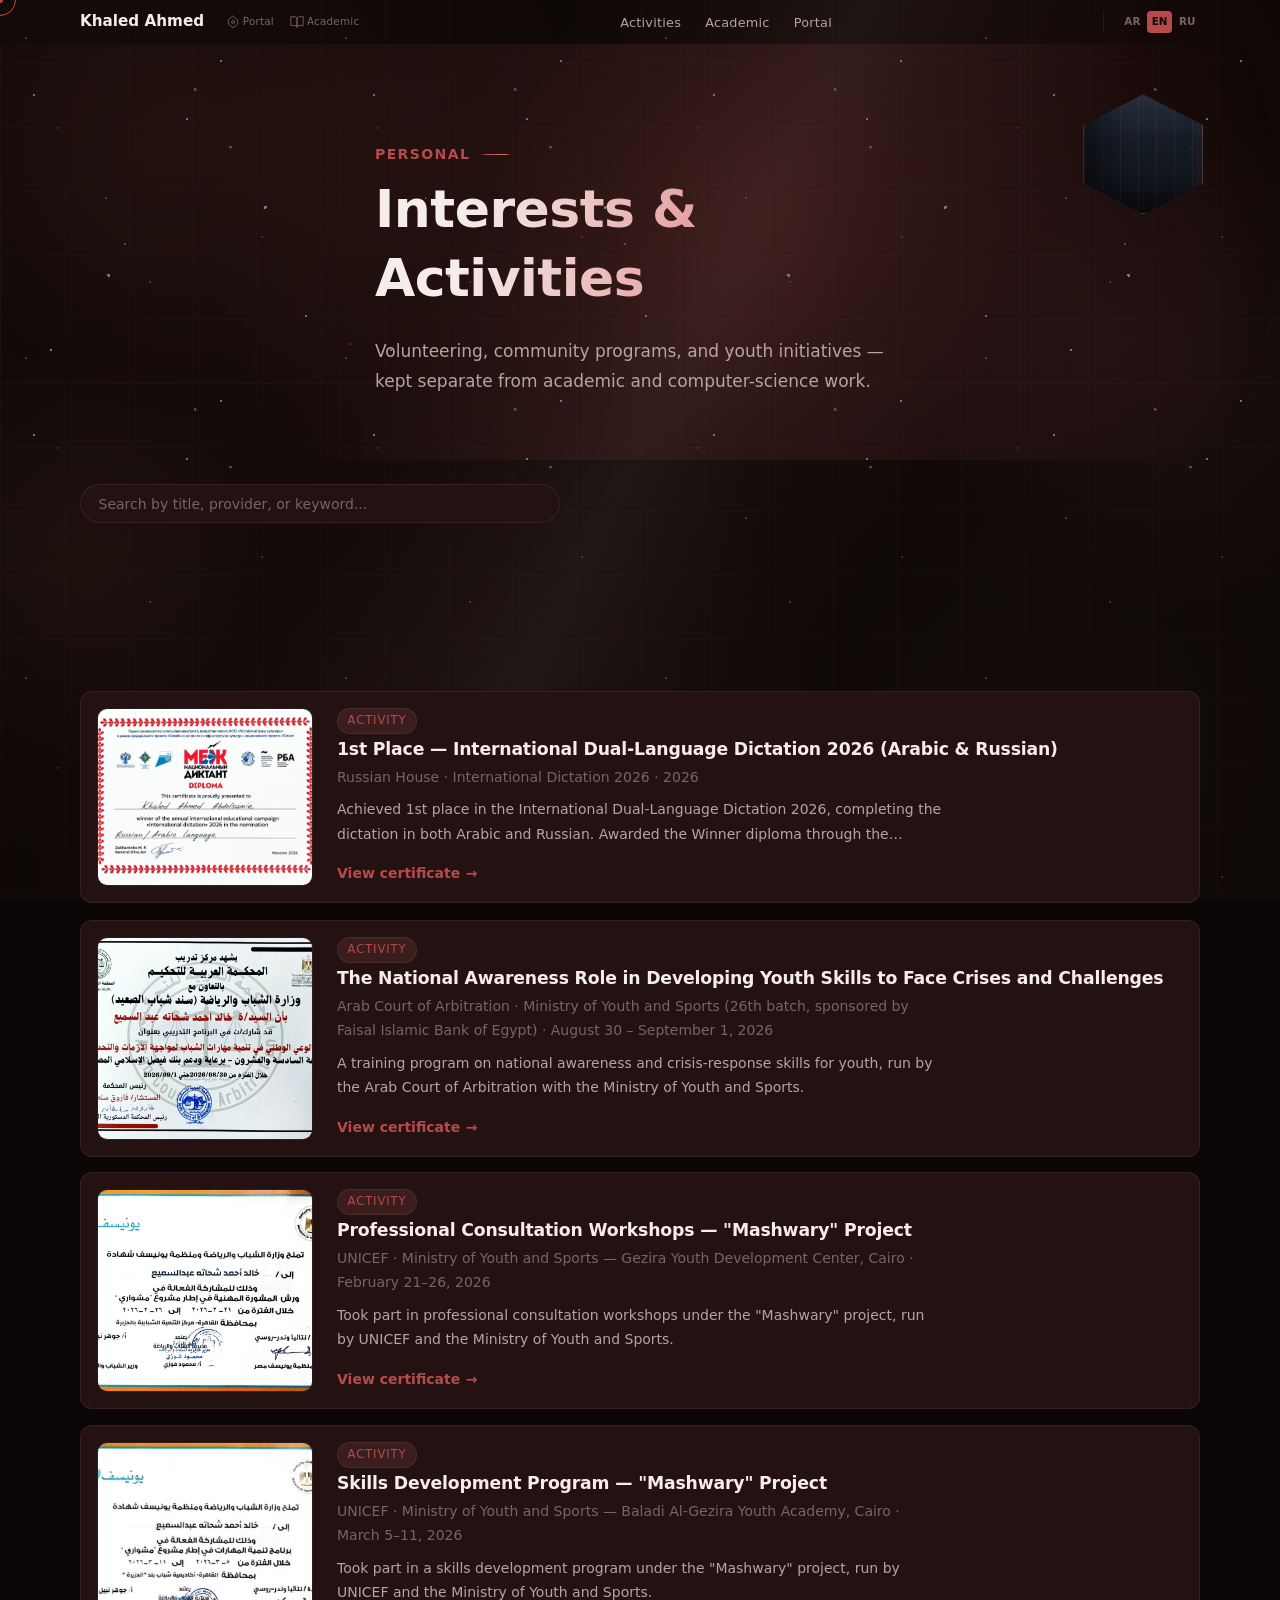
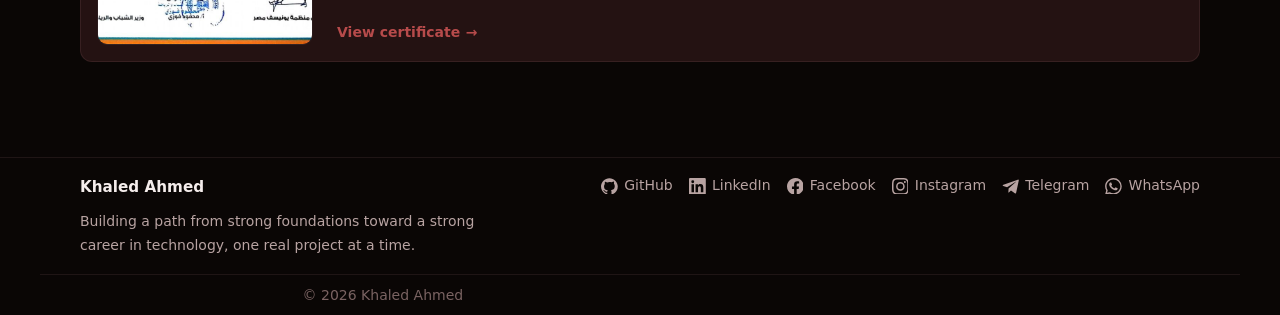
<file: sports/index.html>
<!DOCTYPE html>
<html lang="en" dir="ltr">
<head>
  <meta charset="UTF-8" />
  <meta name="viewport" content="width=device-width, initial-scale=1.0" />
  <meta name="theme-color" content="#0D0817" />
  <meta name="robots" content="index, follow" />

  <!--
    ACTIVITIES / PERSONAL SIDE — replaces the old volleyball-only page.
    Intentionally simple: reuses the shared academic design system
    (same starfield + tech-scene as every other inner page — see
    ../academic/css/main.css) instead of a bespoke skin, since there
    is no dedicated content here yet. Add real activities later by
    following the "TO ADD CONTENT" note in the <main> below.
  -->

  <title>Interests & Activities — Khaled Ahmed</title>
  <meta name="description" content="Khaled Ahmed's activities — volunteering and community program certificates." />
  <link rel="canonical" href="https://YOUR_DOMAIN.com/sports/" />
  <meta property="og:type" content="website" />
  <meta property="og:site_name" content="Khaled Ahmed" />
  <meta property="og:title" content="Interests & Activities — Khaled Ahmed" />
  <meta property="og:description" content="Interests & Activities — Khaled Ahmed." />
  <meta property="og:url" content="https://YOUR_DOMAIN.com/sports/" />
  <meta property="og:image" content="https://YOUR_DOMAIN.com/academic/assets/images/profile.png" />
  <meta name="twitter:card" content="summary" />
  <meta name="twitter:title" content="Interests & Activities — Khaled Ahmed" />
  <meta name="twitter:description" content="Interests & Activities — Khaled Ahmed." />
  <meta name="twitter:image" content="https://YOUR_DOMAIN.com/academic/assets/images/profile.png" />

  <link rel="icon" type="image/svg+xml" href="../academic/assets/icons/favicon.svg" />
  <!-- Shared academic design system (self-contained, portable). The
       scoped volleyball skin (sports/css/sports.css) is intentionally
       NOT loaded anymore, so this page now uses the same cosmic /
       tech look as the rest of the Academic side. -->
  <link rel="stylesheet" href="../academic/css/main.css" />
  <link rel="stylesheet" href="../transition.css" />
  <script>
    (function () {
      try {
        var t = sessionStorage.getItem('he-transition');
        if (!t) return;
        var bg = t === 'portal' ? '#0B1022' : '#05070F';
        var d = document.createElement('div');
        d.id = 'he-transition-precover';
        d.style.cssText = 'position:fixed;inset:0;z-index:2147483646;background:' + bg + ';';
        (document.body || document.documentElement).appendChild(d);
        setTimeout(function () { if (d && d.parentNode) d.parentNode.removeChild(d); }, 1600);
      } catch (e) {}
    })();
  </script>
</head>
<body>
  <a href="#main-content" class="skip-link" data-i18n="skipToContent">Skip to main content</a>

  <header class="site-header" id="site-header">
    <div class="container header-inner">
      <div class="header-brand">
        <a class="logo" href="../academic/index.html" data-i18n="siteName">Khaled Ahmed</a>
        <div class="site-switch">
          <a href="../index.html" class="site-switch-link" data-i18n-aria-label="navPortal" aria-label="Portal">
            <svg class="site-switch-icon" viewBox="0 0 24 24" fill="none" stroke="currentColor" stroke-width="1.5" stroke-linecap="round" stroke-linejoin="round" aria-hidden="true"><path d="M12 2l8 6.5v7L12 22l-8-6.5v-7z"/><circle cx="12" cy="12" r="2.5"/></svg>
            <span data-i18n="navPortal">Portal</span>
          </a>
          <a href="../academic/index.html" class="site-switch-link" data-i18n-aria-label="navAcademic" aria-label="Academic">
            <svg class="site-switch-icon" viewBox="0 0 24 24" fill="none" stroke="currentColor" stroke-width="1.5" stroke-linecap="round" stroke-linejoin="round" aria-hidden="true"><path d="M2 3h6a4 4 0 0 1 4 4v14a3 3 0 0 0-3-3H2z"/><path d="M22 3h-6a4 4 0 0 0-4 4v14a3 3 0 0 1 3-3h7z"/></svg>
            <span data-i18n="navAcademic">Academic</span>
          </a>
        </div>
      </div>

      <button
        class="nav-toggle"
        id="nav-toggle"
        aria-label="Open menu"
        aria-expanded="false"
        aria-controls="primary-nav"
      >
        <span class="nav-toggle-bar"></span>
        <span class="nav-toggle-bar"></span>
        <span class="nav-toggle-bar"></span>
      </button>

      <nav class="primary-nav" id="primary-nav" aria-label="Primary">
        <ul>
          <li><a href="index.html" class="nav-link" aria-current="page" data-i18n="navVolleyball">Activities</a></li>
          <li><a href="../academic/index.html" class="nav-link" data-i18n="navAcademic">Academic</a></li>
          <li><a href="../index.html" class="nav-link" data-i18n="navPortal">Portal</a></li>
        </ul>

        <div class="lang-switcher" aria-label="Language switcher">
          <button type="button" data-lang-switch="ar" aria-label="العربية">AR</button>
          <button type="button" data-lang-switch="en" aria-label="English">EN</button>
          <button type="button" data-lang-switch="ru" aria-label="Русский">RU</button>
        </div>
      </nav>
    </div>
  </header>

  <main id="main-content">

    <!-- ============================================================
         An honest, empty placeholder — same page-header used on every
         other internal page (starfield + tech-chip glow from
         academic/css/main.css). No invented content.

         TO ADD REAL CONTENT LATER:
         The simplest option is to turn this into a data-driven page
         like Volunteering: add entries to academic/data/events.js
         with a new `type` (e.g. "activity"), then drop in a
         [data-events-grid data-events-type="activity"] block the
         same way academic/pages/volunteering.html does — real
         entries appear automatically, no other file needs to change.
    ============================================================= -->
    <!-- ============================================================
         Reuses the same certificates grid/search/modal system as
         pages/certificates.html and pages/computer-science.html,
         locked to the "Activity" category (see js/certificates.js).
         TO ADD AN ACTIVITY: add an entry with category: 'Activity'
         to academic/data/certificates.js — nothing here changes.
    ============================================================= -->
    <section class="page-header">
      <div class="hero-starfield" aria-hidden="true"></div>
      <div class="hero-glow" aria-hidden="true"></div>

      <div class="container page-header-inner reveal">
        <p class="eyebrow" data-i18n="activitiesEyebrow">Personal</p>
        <h1 data-i18n="activitiesTitle">Interests &amp; Activities</h1>
        <p class="section-lead" data-i18n="activitiesLead">
          Volunteering, community programs, and youth initiatives —
          kept separate from academic and computer-science work.
        </p>
      </div>
    </section>

    <section class="certificates-toolbar">
      <div class="container toolbar-inner reveal">
        <label class="search-field">
          <span class="sr-only" data-i18n="certificatesSearchLabel">Search certificates</span>
          <input
            type="search"
            id="certificates-search"
            placeholder="Search..."
            data-i18n-placeholder="certificatesSearchPlaceholder"
            autocomplete="off"
          />
        </label>
        <div class="filter-chips" id="certificates-filters" hidden></div>
      </div>
    </section>

    <section class="certificates-full">
      <div class="container">
        <div class="certificates-grid" id="certificates-full-grid" data-category-lock="Activity"></div>
        <p class="empty-state" id="certificates-empty-state" hidden data-i18n="activitiesCertsEmpty">
          No activity certificates added yet.
        </p>
      </div>
    </section>

  </main>

  <footer class="site-footer" id="contact">
    <div class="container footer-inner reveal">
      <div class="footer-brand">
        <p class="logo" data-i18n="siteName">Khaled Ahmed</p>
        <p class="footer-mission" data-i18n="footerMission">
          Building a path from strong foundations toward a strong career
          in technology, one real project at a time.
        </p>
      </div>

      <nav class="footer-socials" data-footer-socials aria-label="Social links" hidden></nav>
    </div>

    <div class="container footer-bottom">
      <p>&copy; <span id="current-year"></span> <span data-i18n="siteName">Khaled Ahmed</span></p>
    </div>
  </footer>

  <script>
    document.getElementById('current-year').textContent = new Date().getFullYear();
  </script>

  <script src="../transition.js" defer></script>
  <script src="../academic/js/cursor.js" defer></script>
  <script src="../academic/data/certificates.js" defer></script>
  <script src="../academic/js/certificates.js" defer></script>
  <script src="../academic/data/social.js" defer></script>
  <script src="../academic/data/translations.js" defer></script>
  <script src="../academic/js/language.js" defer></script>
  <script src="../academic/js/navigation.js" defer></script>
  <script src="../academic/js/animations.js" defer></script>
  <script src="../academic/js/social.js" defer></script>
  <script src="../academic/js/media-system.js" defer></script>
  <script src="../academic/js/ambient.js" defer></script>
</body>
</html>
</file>
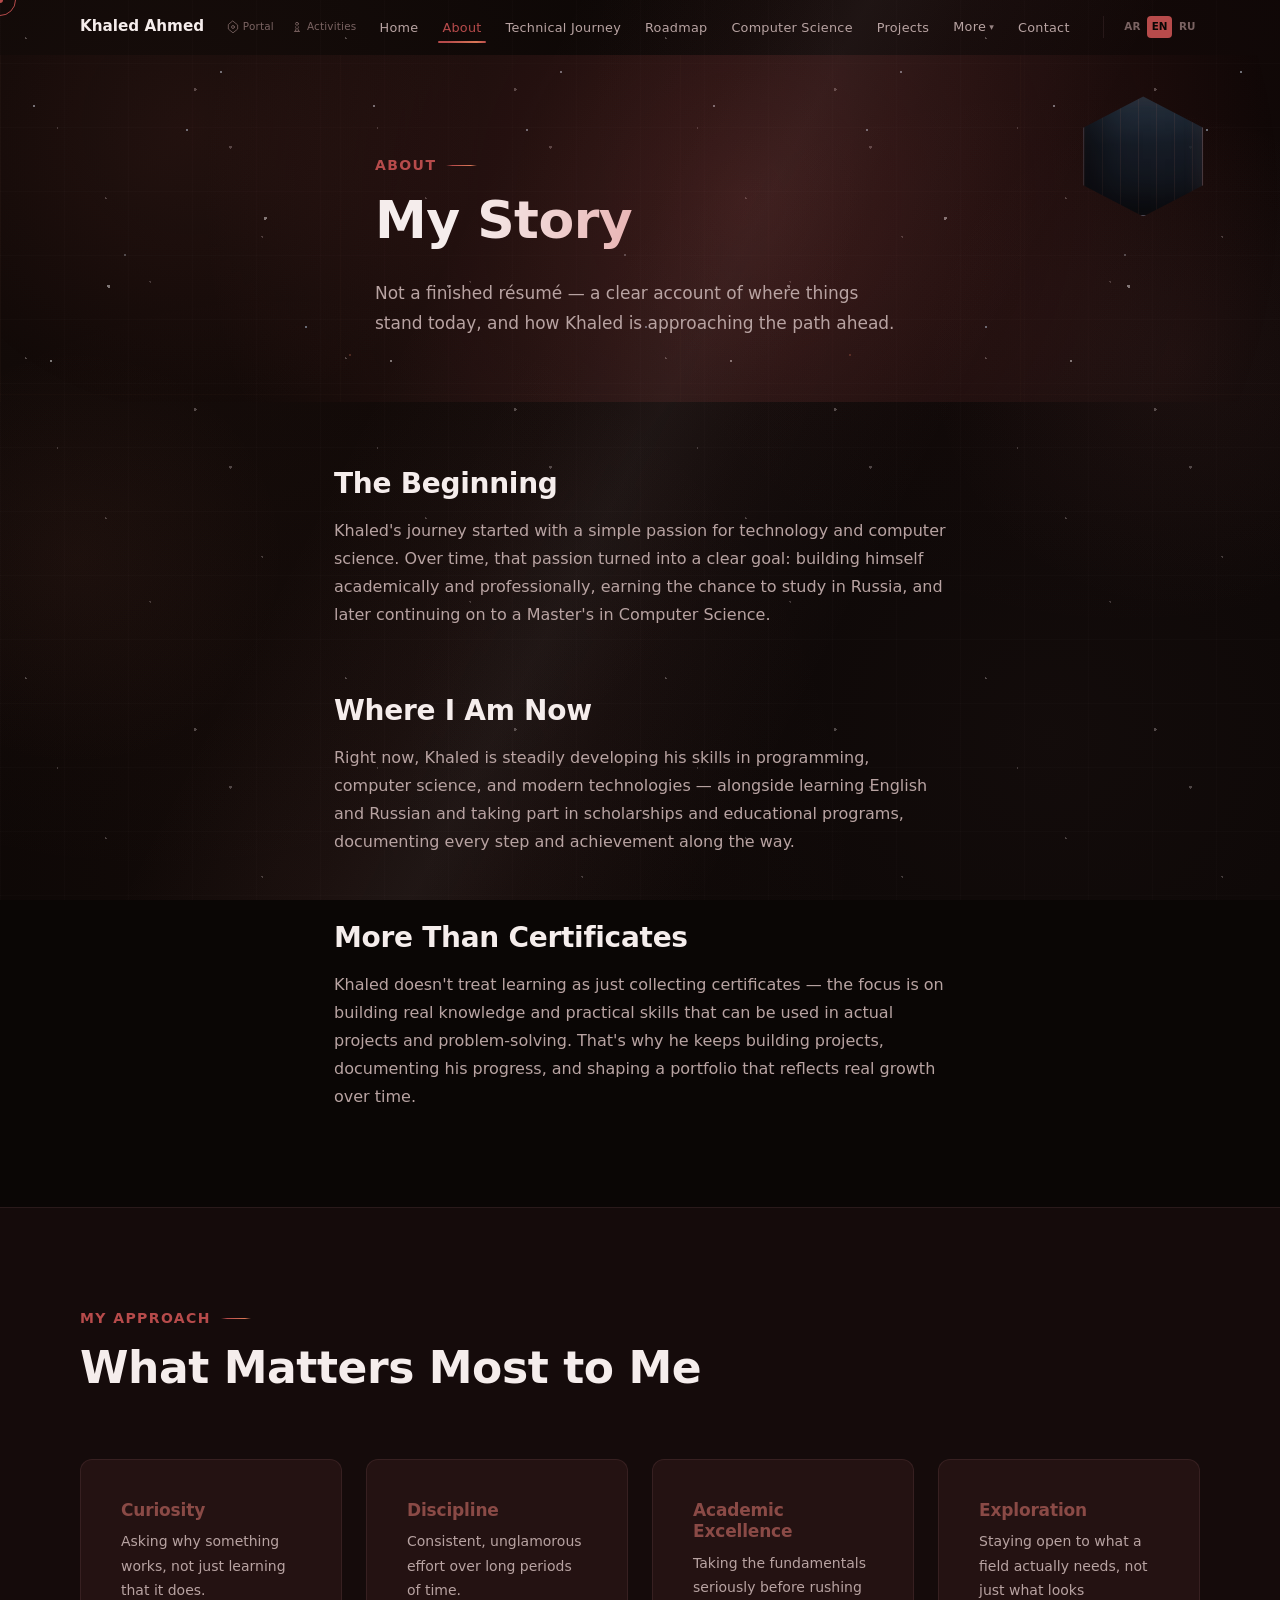
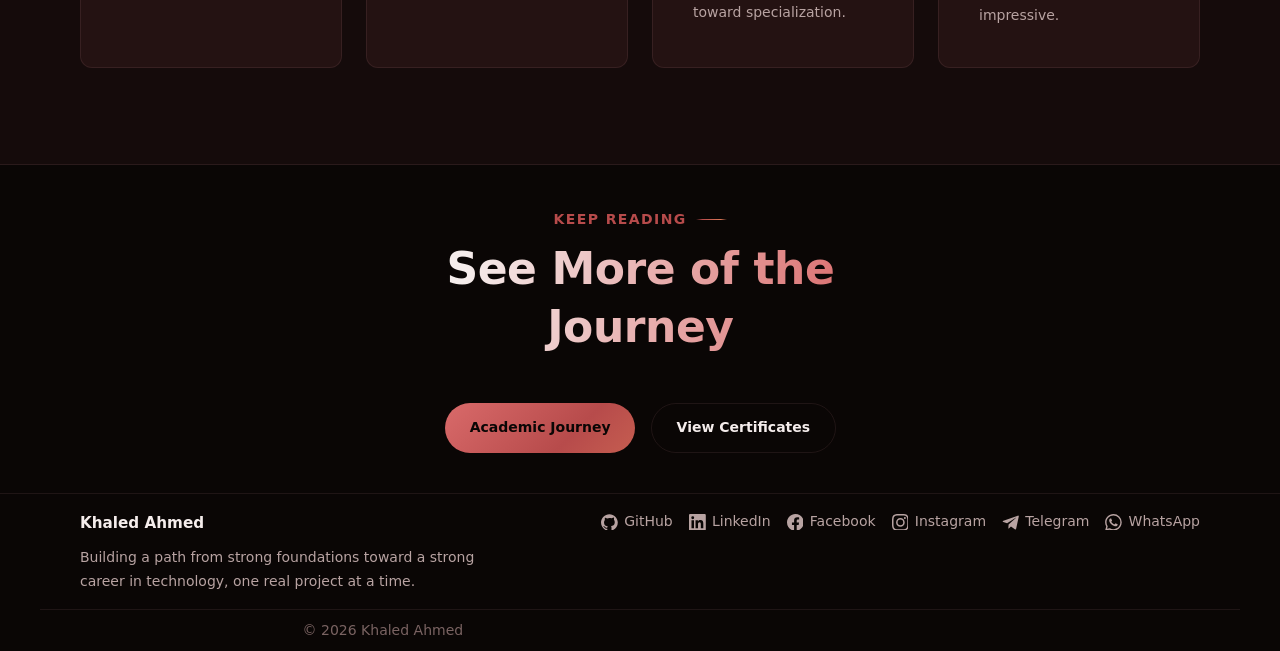
<file: academic/pages/about.html>
<!DOCTYPE html>
<html lang="en" dir="ltr">
<head>
  <meta charset="UTF-8" />
  <meta name="viewport" content="width=device-width, initial-scale=1.0" />
  <meta name="theme-color" content="#0D0817" />
  <meta name="robots" content="index, follow" />


  <!--
    PHASE 03 — ABOUT PAGE
    A longer, more detailed version of the homepage's Short
    Introduction section. Same honesty rules apply: nothing here
    is phrased as an achievement that hasn't happened yet.
  -->

  <title>About — Khaled Ahmed</title>
  <meta name="description" content="About Khaled Ahmed — his story so far, how he works, and where he's headed." />
  <!-- SEO: canonical + Open Graph + Twitter Card.
       DOMAIN is a placeholder — replace https://YOUR_DOMAIN.com
       everywhere once the site has a real domain. -->
  <link rel="canonical" href="https://YOUR_DOMAIN.com/academic/pages/about.html" />
  <meta property="og:type" content="website" />
  <meta property="og:site_name" content="Khaled Ahmed" />
  <meta property="og:title" content="About — Khaled Ahmed" />
  <meta property="og:description" content="About Khaled Ahmed — his story so far, how he works, and where he's headed." />
  <meta property="og:url" content="https://YOUR_DOMAIN.com/academic/pages/about.html" />
  <meta property="og:image" content="https://YOUR_DOMAIN.com/academic/assets/images/profile.png" />
  <meta name="twitter:card" content="summary" />
  <meta name="twitter:title" content="About — Khaled Ahmed" />
  <meta name="twitter:description" content="About Khaled Ahmed — his story so far, how he works, and where he's headed." />
  <meta name="twitter:image" content="https://YOUR_DOMAIN.com/academic/assets/images/profile.png" />


  <link rel="icon" type="image/svg+xml" href="../assets/icons/favicon.svg" />

  <!-- Structured Data (JSON-LD) — helps Google understand this is a
       personal academic portfolio, not a company or product page.
       Only real, currently-true fields are included — no jobTitle
       or affiliation claimed, since none exist yet. sameAs (social
       links) is left out until the real profile URLs replace the
       YOUR_..._URL placeholders in the footer. -->
  <script type="application/ld+json">
  {
    "@context": "https://schema.org",
    "@type": "Person",
    "name": "Khaled Ahmed",
    "alternateName": ["خالد أحمد", "Халед Ахмед"],
    "description": "Computer Science student — currently building a foundation in programming, networks, cloud computing, and cybersecurity while pursuing a university scholarship in Russia (not yet secured).",
    "url": "https://YOUR_DOMAIN.com/academic/",
    "image": "https://YOUR_DOMAIN.com/academic/assets/images/profile.png"
  }
  </script>

  <!-- One level up from pages/, since css/ lives at the project root -->
  <link rel="stylesheet" href="../css/main.css" />
  <link rel="stylesheet" href="../../transition.css" />
</head>
<body>
  <a href="#main-content" class="skip-link" data-i18n="skipToContent">Skip to main content</a>


  <!-- ============================================================
       HEADER / NAVIGATION
       Identical structure to index.html. Paths are adjusted for
       this file's location inside pages/. js/navigation.js sets
       the active link automatically — no need to hardcode it here.
  ============================================================= -->
  <header class="site-header" id="site-header">
    <div class="container header-inner">
      <div class="header-brand">
        <a href="../index.html" class="logo" data-i18n="siteName">Khaled Ahmed</a>
        <div class="site-switch">
          <a href="../index.html" class="site-switch-link" data-i18n-aria-label="navPortal" aria-label="Portal">
            <svg class="site-switch-icon" viewBox="0 0 24 24" fill="none" stroke="currentColor" stroke-width="1.5" stroke-linecap="round" stroke-linejoin="round" aria-hidden="true"><path d="M12 2l8 6.5v7L12 22l-8-6.5v-7z"/><circle cx="12" cy="12" r="2.5"/></svg>
            <span data-i18n="navPortal">Portal</span>
          </a>
          <a href="../../sports/index.html" class="site-switch-link" data-i18n-aria-label="navVolleyball" aria-label="Activities">
            <svg class="site-switch-icon" viewBox="0 0 24 24" fill="none" stroke="currentColor" stroke-width="1.5" stroke-linecap="round" stroke-linejoin="round" aria-hidden="true"><circle cx="12" cy="6.5" r="2.5"/><path d="M9.5 11.5c-.6 1.1.2 2.1 1.3 2.4L9 19.5h6l-1.8-5.6c1.1-.3 1.9-1.3 1.3-2.4"/><path d="M7.5 19.5h9"/></svg>
            <span data-i18n="navVolleyball">Activities</span>
          </a>
        </div>
      </div>

      <button
        class="nav-toggle"
        id="nav-toggle"
        aria-label="Open menu"
        aria-expanded="false"
        aria-controls="primary-nav"
      >
        <span class="nav-toggle-bar"></span>
        <span class="nav-toggle-bar"></span>
        <span class="nav-toggle-bar"></span>
      </button>

      <nav class="primary-nav" id="primary-nav" aria-label="Primary">
        <ul>
          <li><a href="../index.html" class="nav-link" data-nav-link data-i18n="navHome">Home</a></li>
          <li><a href="about.html" class="nav-link" data-nav-link data-i18n="navAbout">About</a></li>
          <li><a href="journey.html" class="nav-link" data-nav-link data-i18n="navJourney">Technical Journey</a></li>
          <li><a href="goals.html" class="nav-link" data-nav-link data-i18n="navGoals">Roadmap</a></li>
          <li><a href="computer-science.html" class="nav-link" data-nav-link data-i18n="navComputerScience">Computer Science</a></li>
          <li><a href="projects.html" class="nav-link" data-nav-link data-i18n="navProjects">Projects</a></li>
          <li class="nav-dropdown" id="work-dropdown">
            <button type="button" class="nav-link nav-dropdown-trigger" id="work-dropdown-trigger" aria-expanded="false" aria-controls="work-dropdown-menu" data-i18n="navMore">
              More <span class="nav-dropdown-arrow" aria-hidden="true">&#9662;</span>
            </button>
            <ul class="nav-dropdown-menu" id="work-dropdown-menu">
              <li><a href="certificates.html" class="nav-link" data-nav-link data-i18n="navCertificates">Certificates &amp; Achievements</a></li>
              <li><a href="research.html" class="nav-link" data-nav-link data-i18n="navResearch">Research</a></li>
              <li><a href="education.html" class="nav-link" data-nav-link data-i18n="navEducation">Education</a></li>
              <li><a href="skills.html" class="nav-link" data-nav-link data-i18n="navSkills">Skills</a></li>
              <li><a href="../../sports/index.html" class="nav-link" data-nav-link data-i18n="navVolleyball">Activities</a></li>
              <li><a href="cv.html" class="nav-link" data-nav-link data-i18n="navCv">CV</a></li>
            </ul>
          </li>
          <li><a href="../index.html#contact" class="nav-link" data-nav-link data-i18n="navContact">Contact</a></li>
        </ul>
        <div class="site-switch-mobile" aria-label="Site navigation">
          <a href="../index.html" class="site-switch-link" data-i18n-aria-label="navPortal" aria-label="Portal">
            <svg class="site-switch-icon" viewBox="0 0 24 24" fill="none" stroke="currentColor" stroke-width="1.5" stroke-linecap="round" stroke-linejoin="round" aria-hidden="true"><path d="M12 2l8 6.5v7L12 22l-8-6.5v-7z"/><circle cx="12" cy="12" r="2.5"/></svg>
            <span data-i18n="navPortal">Portal</span>
          </a>
          <a href="../../sports/index.html" class="site-switch-link" data-i18n-aria-label="navVolleyball" aria-label="Activities">
            <svg class="site-switch-icon" viewBox="0 0 24 24" fill="none" stroke="currentColor" stroke-width="1.5" stroke-linecap="round" stroke-linejoin="round" aria-hidden="true"><circle cx="12" cy="6.5" r="2.5"/><path d="M9.5 11.5c-.6 1.1.2 2.1 1.3 2.4L9 19.5h6l-1.8-5.6c1.1-.3 1.9-1.3 1.3-2.4"/><path d="M7.5 19.5h9"/></svg>
            <span data-i18n="navVolleyball">Activities</span>
          </a>
        </div>
      </nav>
    </div>
  </header>

  <main id="main-content">

    <!-- ============================================================
         PAGE HEADER
         A lighter version of the homepage Hero — same starfield/glow
         classes reused for visual continuity across the site, but
         no portrait and a much smaller footprint since this isn't
         the front door of the site.
    ============================================================= -->
    <section class="page-header">
      <div class="hero-starfield" aria-hidden="true"></div>
      <div class="hero-glow" aria-hidden="true"></div>

      <div class="container page-header-inner reveal">
        <p class="eyebrow" data-i18n="aboutEyebrow">About</p>
        <h1 data-i18n="aboutPageTitle">The story so far</h1>
        <p class="section-lead" data-i18n="aboutPageLead">
          Not a finished résumé — a clear account of where things stand
          today, and how Khaled is approaching the path ahead.
        </p>
      </div>
    </section>

    <!-- ============================================================
         FULL STORY
    ============================================================= -->
    <section class="about-story">
      <div class="container about-story-inner">
        <div class="reveal">
          <h2 data-i18n="aboutStory1Title">Where it started</h2>
          <p data-i18n="aboutStory1Body">
            Khaled's journey started with a simple passion for technology
            and computer science. Over time, that passion turned into a
            clear goal: building himself academically and professionally,
            earning the chance to study in Russia, and later continuing on
            to a Master's in Computer Science.
          </p>
        </div>

        <div class="reveal">
          <h2 data-i18n="aboutStory2Title">Where things stand now</h2>
          <p data-i18n="aboutStory2Body">
            Right now, Khaled is steadily developing his skills in
            programming, computer science, and modern technologies —
            alongside learning English and Russian and taking part in
            scholarships and educational programs, documenting every step
            and achievement along the way.
          </p>
        </div>

        <div class="reveal">
          <h2 data-i18n="aboutStory3Title">Why it&rsquo;s more than certificates</h2>
          <p data-i18n="aboutStory3Body">
            Khaled doesn't treat learning as just collecting certificates —
            the focus is on building real knowledge and practical skills
            that can be used in actual projects and problem-solving.
            That's why he keeps building projects, documenting his
            progress, and shaping a portfolio that reflects real growth
            over time.
          </p>
        </div>
      </div>
    </section>

    <!-- ============================================================
         HOW I WORK — VALUES
         Reuses .focus-grid / .focus-item from css/main.css (built
         for the homepage's Current Mission section) — same visual
         language, different content, no duplicated CSS.
    ============================================================= -->
    <section class="mission">
      <div class="container">
        <p class="eyebrow reveal" data-i18n="aboutValuesEyebrow">How I Work</p>
        <h2 class="reveal" data-i18n="aboutValuesHeading">What guides the process</h2>

        <ul class="focus-grid">
          <li class="focus-item reveal">
            <h3 data-i18n="aboutValue1Title">Curiosity</h3>
            <p data-i18n="aboutValue1Body">Asking why something works, not just learning that it does.</p>
          </li>
          <li class="focus-item reveal">
            <h3 data-i18n="aboutValue2Title">Discipline</h3>
            <p data-i18n="aboutValue2Body">Consistent, unglamorous effort over long periods of time.</p>
          </li>
          <li class="focus-item reveal">
            <h3 data-i18n="aboutValue3Title">Academic Excellence</h3>
            <p data-i18n="aboutValue3Body">Taking the fundamentals seriously before rushing toward specialization.</p>
          </li>
          <li class="focus-item reveal">
            <h3 data-i18n="aboutValue4Title">Exploration</h3>
            <p data-i18n="aboutValue4Body">Staying open to what a field actually needs, not just what looks impressive.</p>
          </li>
        </ul>
      </div>
    </section>

    <!-- ============================================================
         FINAL CTA
    ============================================================= -->
    <section class="final-cta">
      <div class="container final-cta-inner reveal">
        <p class="eyebrow" data-i18n="aboutCtaEyebrow">Keep Exploring</p>
        <h2 data-i18n="aboutCtaHeading">See the journey in more detail</h2>
        <div class="hero-actions final-cta-actions">
          <a href="../index.html#journey" class="btn btn-primary" data-i18n="ctaAcademicJourney">Academic Journey</a>
          <a href="certificates.html" class="btn btn-secondary" data-i18n="viewCertificates">View Certificates</a>
        </div>
      </div>
    </section>

  </main>

  <!-- ============================================================
       FOOTER — identical to index.html, paths adjusted
  ============================================================= -->
  <footer class="site-footer" id="contact">
    <div class="container footer-inner reveal">
      <div class="footer-brand">
        <p class="logo" data-i18n="siteName">Khaled Ahmed</p>
        <p class="footer-mission" data-i18n="footerMission">
          Building a path from strong foundations toward a strong career
          in technology, one real project at a time.
        </p>
      </div>

      <nav class="footer-socials" data-footer-socials aria-label="Social links" hidden></nav>
    </div>

    <div class="container footer-bottom">
      <p>&copy; <span id="current-year"></span> <span data-i18n="siteName">Khaled Ahmed</span></p>
    </div>
  </footer>

  <!-- No data/certificates.js or data/volunteering.js here — this
       page doesn't render either preview, so there's nothing for
       those scripts to do. Keeps the page loading only what it needs. -->
  <script src="../../transition.js" defer></script>
  <script src="../js/cursor.js" defer></script>
  <script src="../data/translations.js" defer></script>
  <script src="../js/language.js" defer></script>
  <script src="../js/animations.js" defer></script>
  <script src="../js/navigation.js" defer></script>
  <script src="../js/main.js" defer></script>
  <script src="../data/social.js" defer></script>
  <script src="../js/social.js" defer></script>
  <script src="../js/media-system.js" defer></script>
  <script src="../js/ambient.js" defer></script>
</body>
</html>
</file>
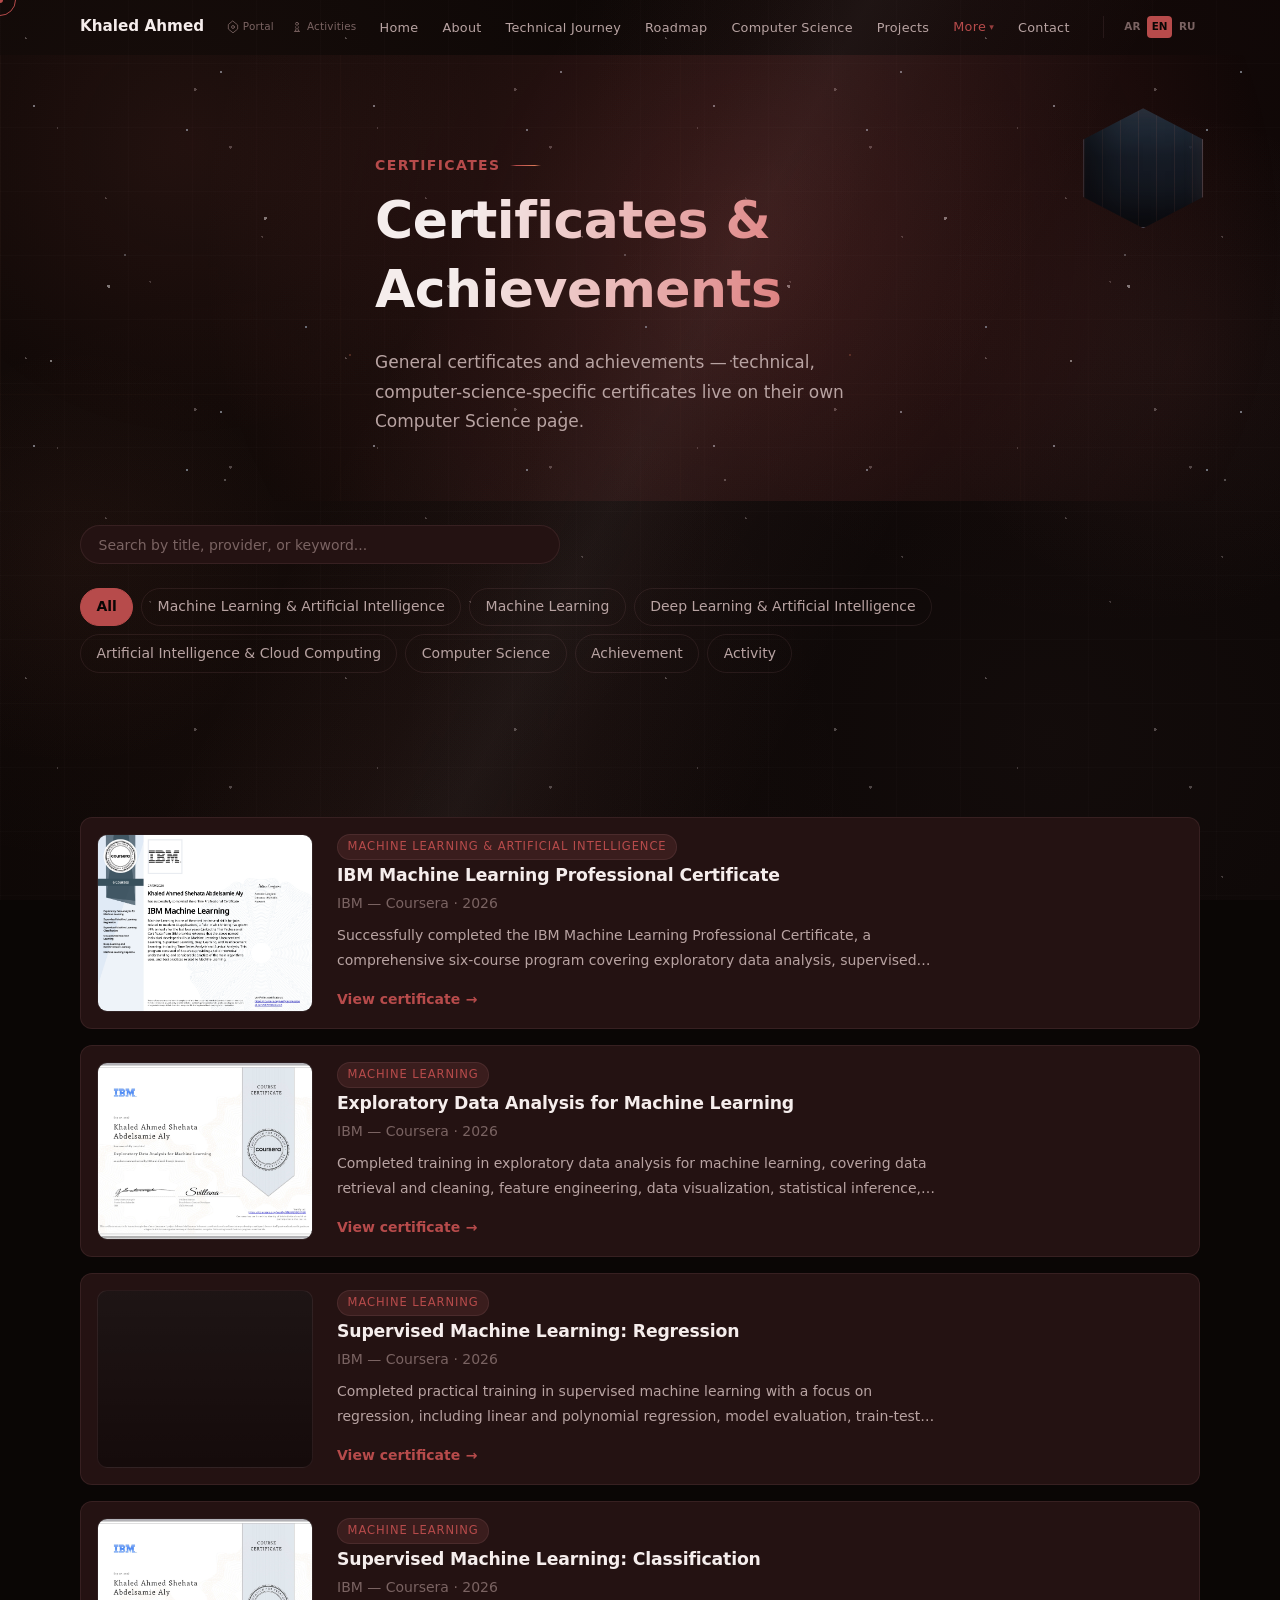
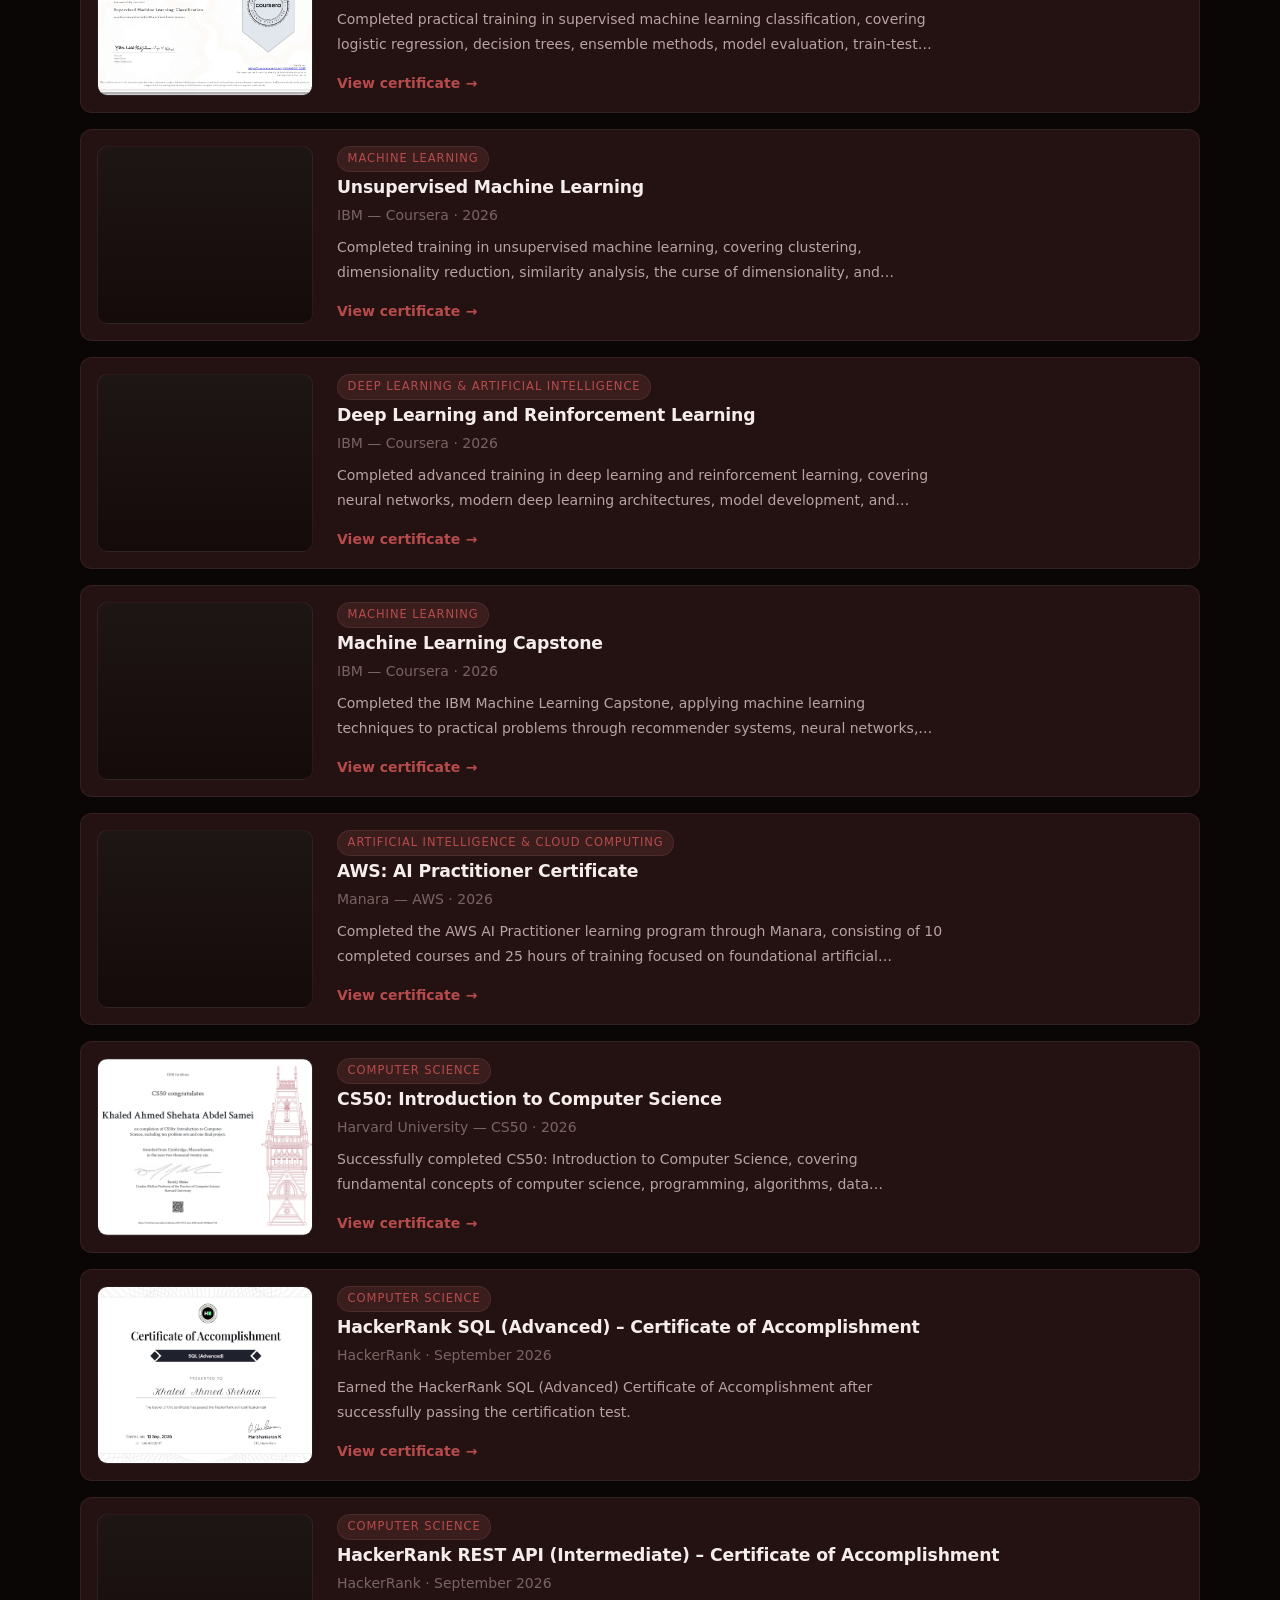
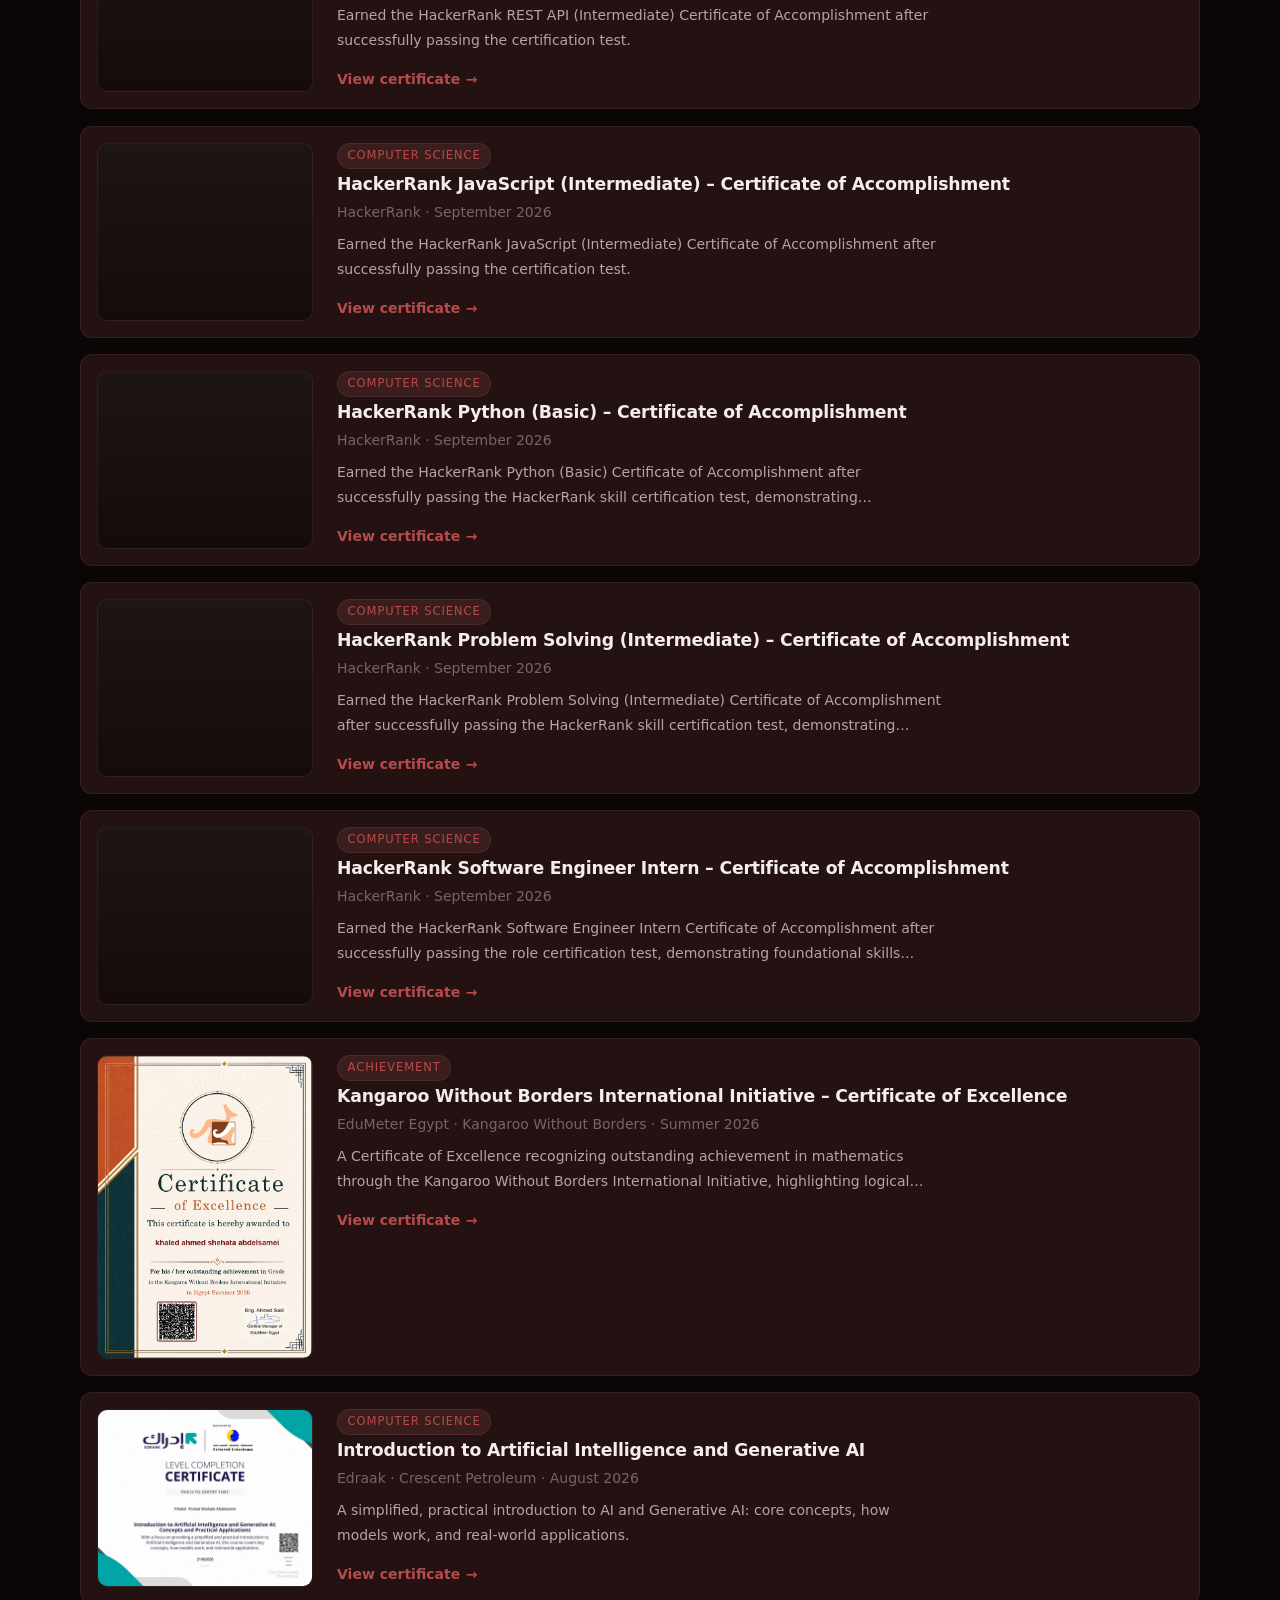
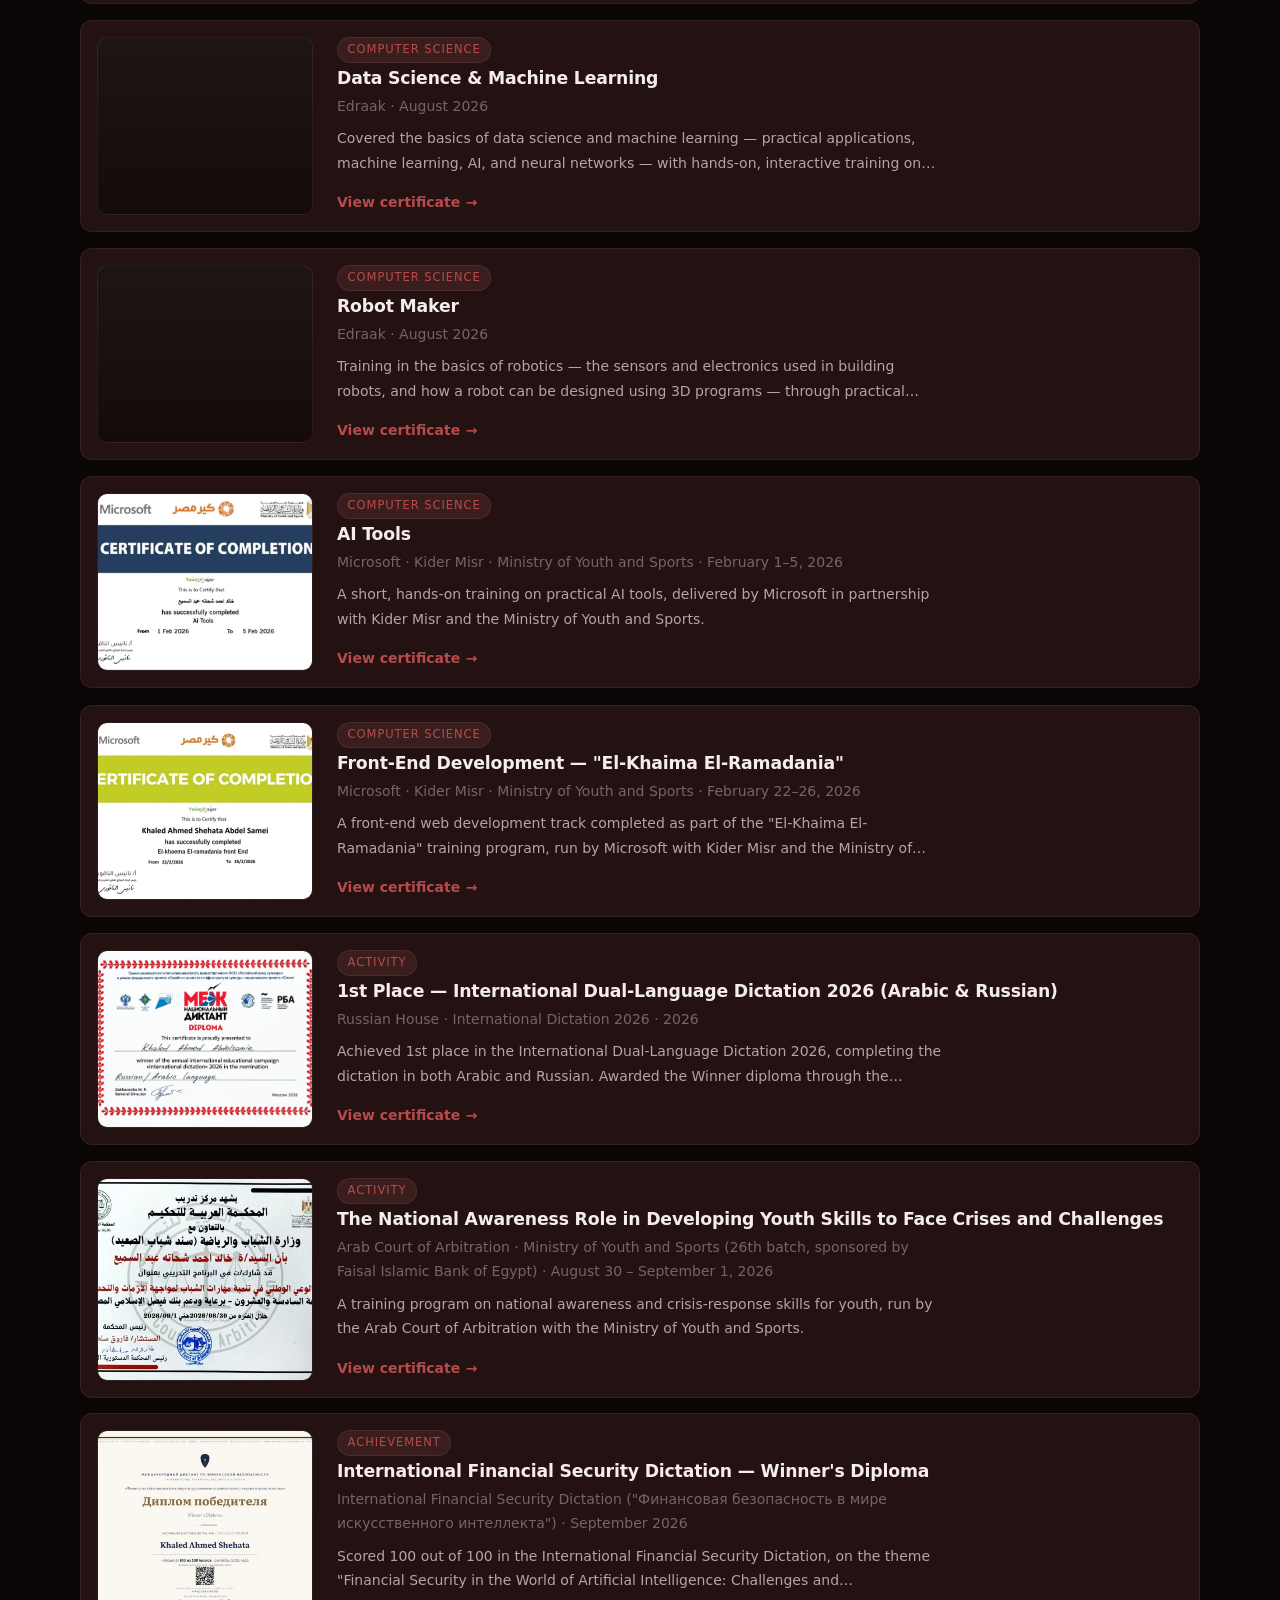
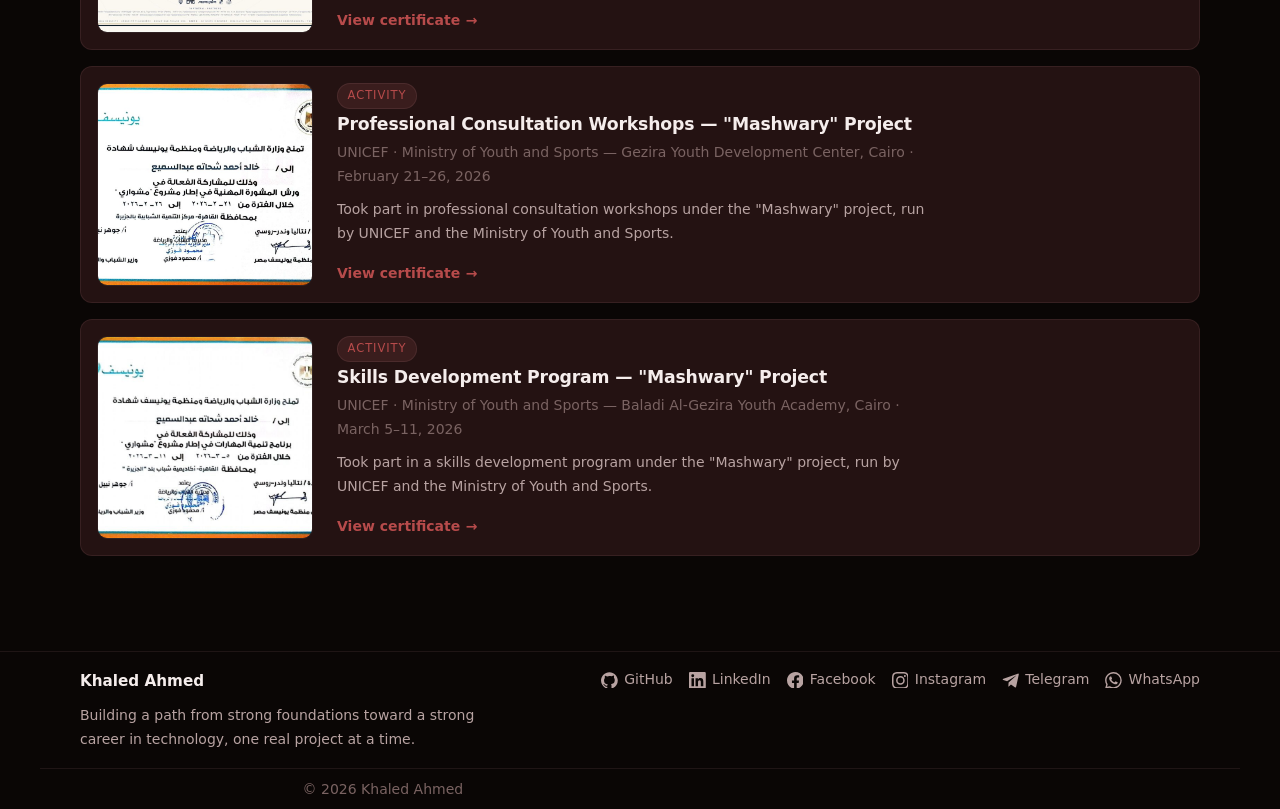
<file: academic/pages/certificates.html>
<!DOCTYPE html>
<html lang="en" dir="ltr">
<head>
  <meta charset="UTF-8" />
  <meta name="viewport" content="width=device-width, initial-scale=1.0" />
  <meta name="theme-color" content="#0D0817" />
  <meta name="robots" content="index, follow" />


  <!--
    PHASE 04 — CERTIFICATES SYSTEM
    Every certificate from data/certificates.js, filterable by
    category, searchable, and openable in a fullscreen modal.
    Filter buttons are generated from the data itself — see
    js/certificates.js — so adding a new category later needs
    zero changes to this file.
  -->

  <title>Certificates & Achievements — Khaled Ahmed</title>
  <meta name="description" content="Certificates and completed courses — Khaled Ahmed's academic portfolio." />
  <!-- SEO: canonical + Open Graph + Twitter Card.
       DOMAIN is a placeholder — replace https://YOUR_DOMAIN.com
       everywhere once the site has a real domain. -->
  <link rel="canonical" href="https://YOUR_DOMAIN.com/academic/pages/certificates.html" />
  <meta property="og:type" content="website" />
  <meta property="og:site_name" content="Khaled Ahmed" />
  <meta property="og:title" content="Certificates & Achievements — Khaled Ahmed" />
  <meta property="og:description" content="Certificates and completed courses — Khaled Ahmed's academic portfolio." />
  <meta property="og:url" content="https://YOUR_DOMAIN.com/academic/pages/certificates.html" />
  <meta property="og:image" content="https://YOUR_DOMAIN.com/academic/assets/images/profile.png" />
  <meta name="twitter:card" content="summary" />
  <meta name="twitter:title" content="Certificates & Achievements — Khaled Ahmed" />
  <meta name="twitter:description" content="Certificates and completed courses — Khaled Ahmed's academic portfolio." />
  <meta name="twitter:image" content="https://YOUR_DOMAIN.com/academic/assets/images/profile.png" />


  <link rel="icon" type="image/svg+xml" href="../assets/icons/favicon.svg" />
  <link rel="stylesheet" href="../css/main.css" />
  <link rel="stylesheet" href="../../transition.css" />
</head>
<body>
  <a href="#main-content" class="skip-link" data-i18n="skipToContent">Skip to main content</a>


  <!-- ============================================================
       HEADER / NAVIGATION — identical structure to about.html
  ============================================================= -->
  <header class="site-header" id="site-header">
    <div class="container header-inner">
      <div class="header-brand">
        <a href="../index.html" class="logo" data-i18n="siteName">Khaled Ahmed</a>
        <div class="site-switch">
          <a href="../index.html" class="site-switch-link" data-i18n-aria-label="navPortal" aria-label="Portal">
            <svg class="site-switch-icon" viewBox="0 0 24 24" fill="none" stroke="currentColor" stroke-width="1.5" stroke-linecap="round" stroke-linejoin="round" aria-hidden="true"><path d="M12 2l8 6.5v7L12 22l-8-6.5v-7z"/><circle cx="12" cy="12" r="2.5"/></svg>
            <span data-i18n="navPortal">Portal</span>
          </a>
          <a href="../../sports/index.html" class="site-switch-link" data-i18n-aria-label="navVolleyball" aria-label="Activities">
            <svg class="site-switch-icon" viewBox="0 0 24 24" fill="none" stroke="currentColor" stroke-width="1.5" stroke-linecap="round" stroke-linejoin="round" aria-hidden="true"><circle cx="12" cy="6.5" r="2.5"/><path d="M9.5 11.5c-.6 1.1.2 2.1 1.3 2.4L9 19.5h6l-1.8-5.6c1.1-.3 1.9-1.3 1.3-2.4"/><path d="M7.5 19.5h9"/></svg>
            <span data-i18n="navVolleyball">Activities</span>
          </a>
        </div>
      </div>

      <button
        class="nav-toggle"
        id="nav-toggle"
        aria-label="Open menu"
        aria-expanded="false"
        aria-controls="primary-nav"
      >
        <span class="nav-toggle-bar"></span>
        <span class="nav-toggle-bar"></span>
        <span class="nav-toggle-bar"></span>
      </button>

      <nav class="primary-nav" id="primary-nav" aria-label="Primary">
        <ul>
          <li><a href="../index.html" class="nav-link" data-nav-link data-i18n="navHome">Home</a></li>
          <li><a href="about.html" class="nav-link" data-nav-link data-i18n="navAbout">About</a></li>
          <li><a href="journey.html" class="nav-link" data-nav-link data-i18n="navJourney">Technical Journey</a></li>
          <li><a href="goals.html" class="nav-link" data-nav-link data-i18n="navGoals">Roadmap</a></li>
          <li><a href="computer-science.html" class="nav-link" data-nav-link data-i18n="navComputerScience">Computer Science</a></li>
          <li><a href="projects.html" class="nav-link" data-nav-link data-i18n="navProjects">Projects</a></li>
          <li class="nav-dropdown" id="work-dropdown">
            <button type="button" class="nav-link nav-dropdown-trigger" id="work-dropdown-trigger" aria-expanded="false" aria-controls="work-dropdown-menu" data-i18n="navMore">
              More <span class="nav-dropdown-arrow" aria-hidden="true">&#9662;</span>
            </button>
            <ul class="nav-dropdown-menu" id="work-dropdown-menu">
              <li><a href="certificates.html" class="nav-link" data-nav-link data-i18n="navCertificates">Certificates &amp; Achievements</a></li>
              <li><a href="research.html" class="nav-link" data-nav-link data-i18n="navResearch">Research</a></li>
              <li><a href="education.html" class="nav-link" data-nav-link data-i18n="navEducation">Education</a></li>
              <li><a href="skills.html" class="nav-link" data-nav-link data-i18n="navSkills">Skills</a></li>
              <li><a href="../../sports/index.html" class="nav-link" data-nav-link data-i18n="navVolleyball">Activities</a></li>
              <li><a href="cv.html" class="nav-link" data-nav-link data-i18n="navCv">CV</a></li>
            </ul>
          </li>
          <li><a href="../index.html#contact" class="nav-link" data-nav-link data-i18n="navContact">Contact</a></li>
        </ul>
        <div class="site-switch-mobile" aria-label="Site navigation">
          <a href="../index.html" class="site-switch-link" data-i18n-aria-label="navPortal" aria-label="Portal">
            <svg class="site-switch-icon" viewBox="0 0 24 24" fill="none" stroke="currentColor" stroke-width="1.5" stroke-linecap="round" stroke-linejoin="round" aria-hidden="true"><path d="M12 2l8 6.5v7L12 22l-8-6.5v-7z"/><circle cx="12" cy="12" r="2.5"/></svg>
            <span data-i18n="navPortal">Portal</span>
          </a>
          <a href="../../sports/index.html" class="site-switch-link" data-i18n-aria-label="navVolleyball" aria-label="Activities">
            <svg class="site-switch-icon" viewBox="0 0 24 24" fill="none" stroke="currentColor" stroke-width="1.5" stroke-linecap="round" stroke-linejoin="round" aria-hidden="true"><circle cx="12" cy="6.5" r="2.5"/><path d="M9.5 11.5c-.6 1.1.2 2.1 1.3 2.4L9 19.5h6l-1.8-5.6c1.1-.3 1.9-1.3 1.3-2.4"/><path d="M7.5 19.5h9"/></svg>
            <span data-i18n="navVolleyball">Activities</span>
          </a>
        </div>
      </nav>
    </div>
  </header>

  <main id="main-content">

    <section class="page-header">
      <div class="hero-starfield" aria-hidden="true"></div>
      <div class="hero-glow" aria-hidden="true"></div>

      <div class="container page-header-inner reveal">
        <p class="eyebrow" data-i18n="navCertificates">Certificates &amp; Achievements</p>
        <h1 data-i18n="certificatesPageTitle">Certificates &amp; Achievements</h1>
        <p class="section-lead" data-i18n="certificatesPageLead">
          General certificates and achievements — technical,
          computer-science-specific certificates live on their own
          Computer Science page.
        </p>
      </div>
    </section>

    <!-- ============================================================
         TOOLBAR — search + category filters
         Both the search input and the filter buttons are wired up
         entirely by js/certificates.js. Filter buttons themselves
         are generated from the data, not hardcoded below.
    ============================================================= -->
    <section class="certificates-toolbar">
      <div class="container toolbar-inner reveal">
        <label class="search-field">
          <span class="sr-only" data-i18n="certificatesSearchLabel">Search certificates</span>
          <input
            type="search"
            id="certificates-search"
            placeholder="Search by title, provider, or keyword..."
            data-i18n-placeholder="certificatesSearchPlaceholder"
            autocomplete="off"
          />
        </label>

        <!-- Populated by js/certificates.js from the categories
             actually present in data/certificates.js -->
        <div class="filter-chips" id="certificates-filters"></div>
      </div>
    </section>

    <!-- ============================================================
         FULL CERTIFICATES GRID
    ============================================================= -->
    <section class="certificates-full">
      <div class="container">
        <div class="certificates-grid" id="certificates-full-grid"></div>
        <!-- Shown by js/certificates.js when a search/filter combination
             matches nothing -->
        <p class="empty-state" id="certificates-empty-state" hidden data-i18n="certificatesEmpty">
          No certificates match your search.
        </p>
      </div>
    </section>

  </main>

  <!-- Certificate detail now opens the ONE universal MediaViewer
       (EventSystem.openDetail in js/media-system.js). The old bespoke
       #cert-modal markup was retired — see the note in js/certificates.js. -->

  <!-- ============================================================
       FOOTER
  ============================================================= -->
  <footer class="site-footer" id="contact">
    <div class="container footer-inner reveal">
      <div class="footer-brand">
        <p class="logo" data-i18n="siteName">Khaled Ahmed</p>
        <p class="footer-mission" data-i18n="footerMission">
          Building a path from strong foundations toward a strong career
          in technology, one real project at a time.
        </p>
      </div>

      <nav class="footer-socials" data-footer-socials aria-label="Social links" hidden></nav>
    </div>

    <div class="container footer-bottom">
      <p>&copy; <span id="current-year"></span> <span data-i18n="siteName">Khaled Ahmed</span></p>
    </div>
  </footer>

  <script src="../../transition.js" defer></script>
  <script src="../js/cursor.js" defer></script>
  <script src="../data/certificates.js" defer></script>
  <script src="../js/certificates.js" defer></script>
  <script src="../data/translations.js" defer></script>
  <script src="../js/language.js" defer></script>
  <script src="../js/animations.js" defer></script>
  <script src="../js/navigation.js" defer></script>
  <script src="../js/main.js" defer></script>
  <script src="../data/social.js" defer></script>
  <script src="../js/social.js" defer></script>
  <script src="../js/media-system.js" defer></script>
  <script src="../js/ambient.js" defer></script>
</body>
</html>
</file>
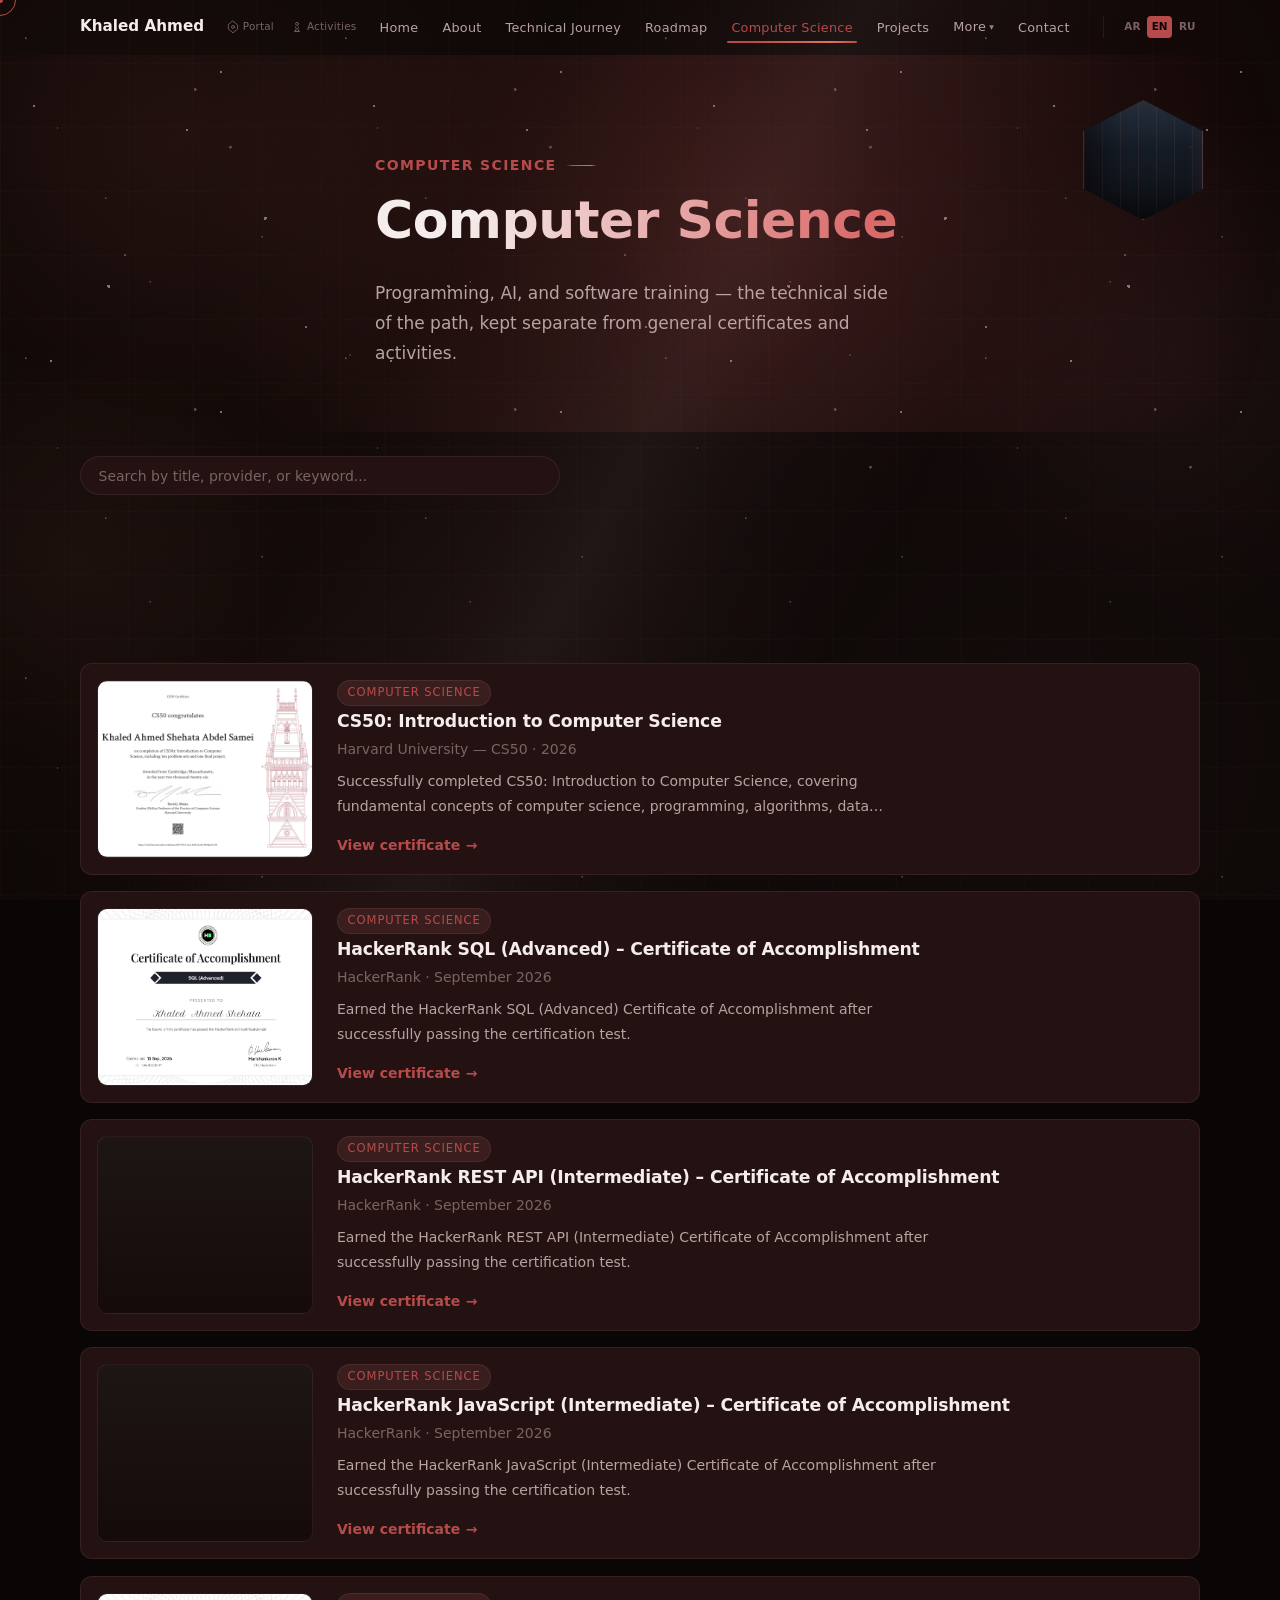
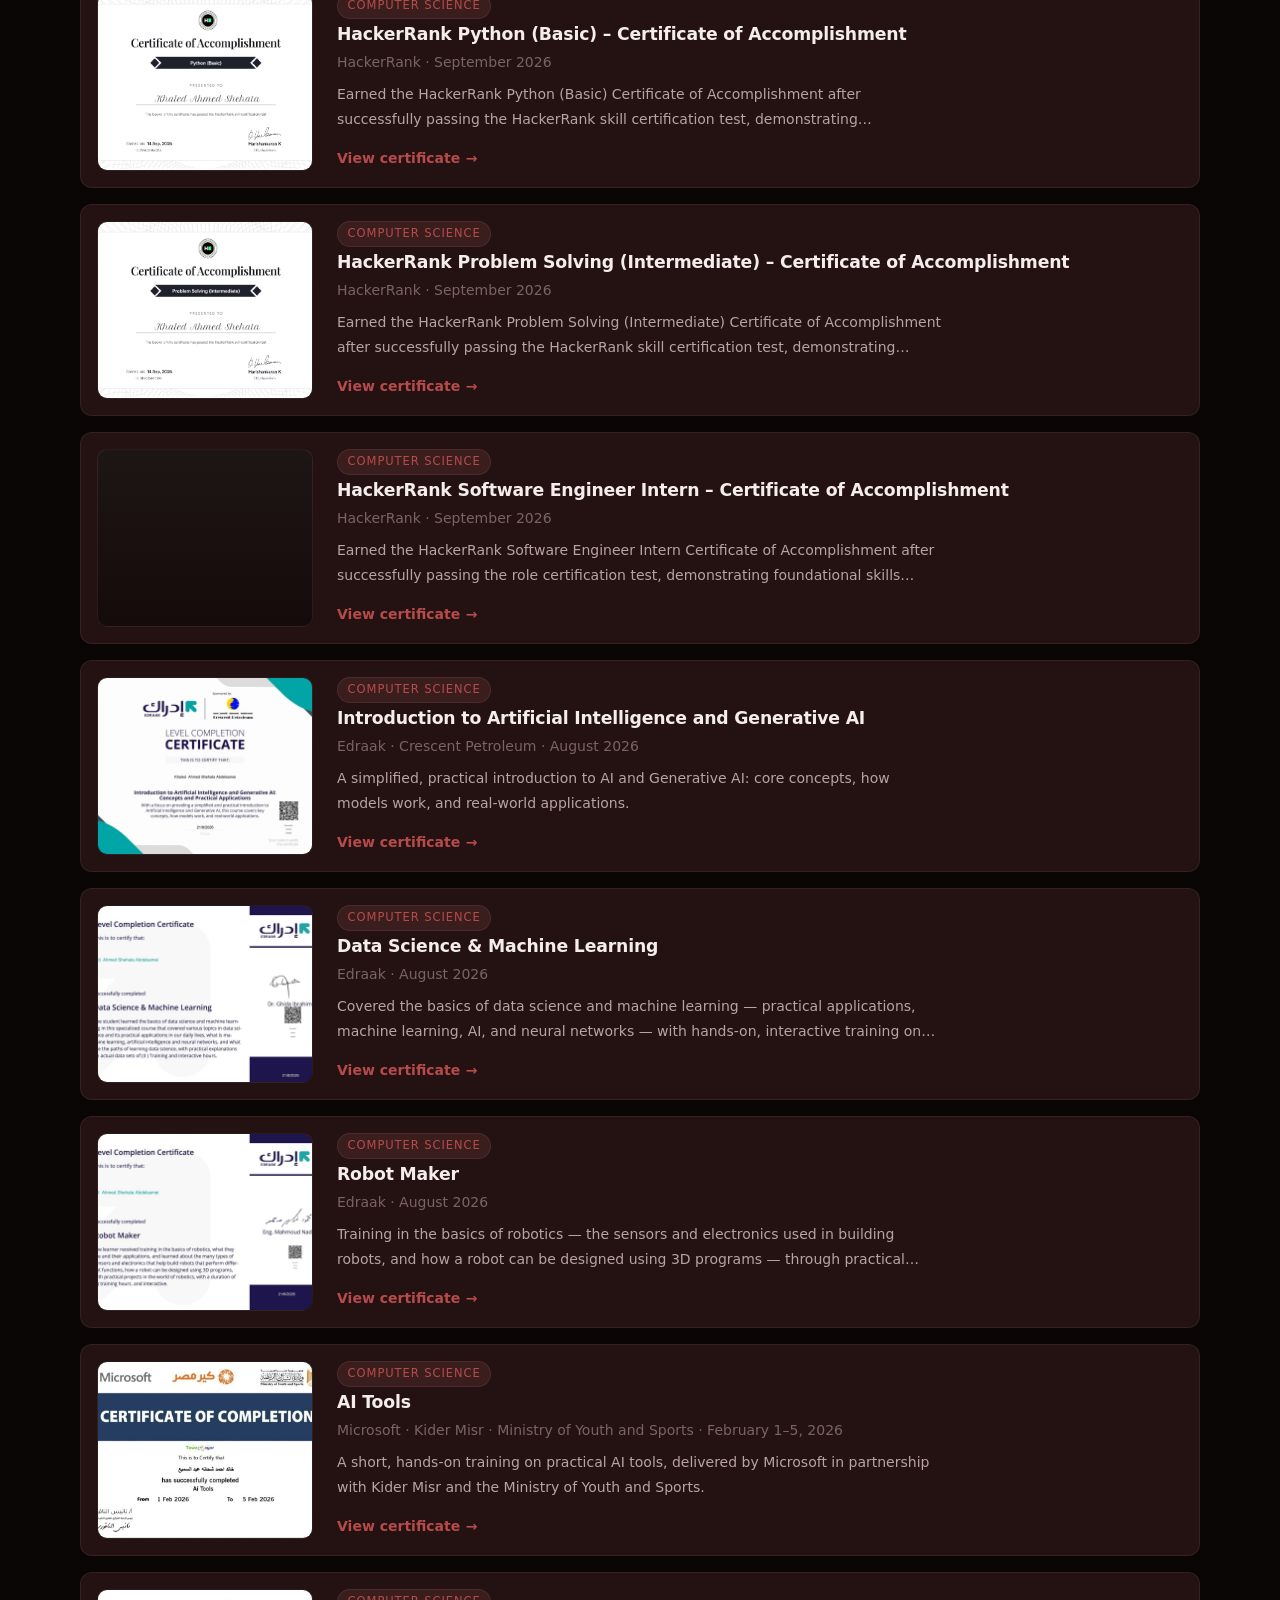
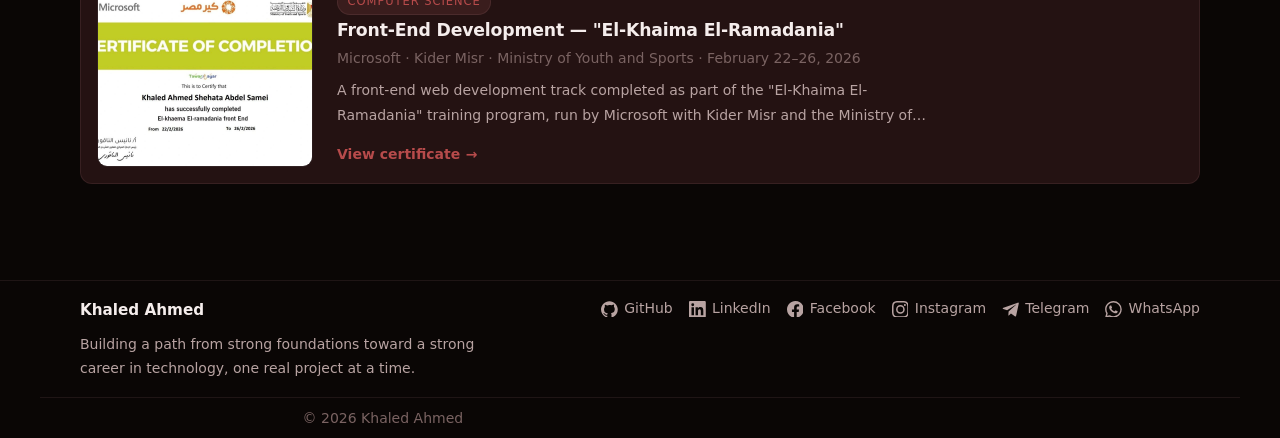
<file: academic/pages/computer-science.html>
<!DOCTYPE html>
<html lang="en" dir="ltr">
<head>
  <meta charset="UTF-8" />
  <meta name="viewport" content="width=device-width, initial-scale=1.0" />
  <meta name="theme-color" content="#0D0817" />
  <meta name="robots" content="index, follow" />

  <!--
    COMPUTER SCIENCE PAGE
    Reuses the exact same grid/search/modal system as
    pages/certificates.html (js/certificates.js), just locked to the
    "Computer Science" category via data-category-lock on the grid
    element below. No separate data file, no duplicated markup logic
    — certificates stay defined ONCE in data/certificates.js and are
    tagged with category: 'Computer Science' there. To add a new one
    here, add an entry with that category in data/certificates.js;
    nothing on this page needs to change.
  -->

  <title>Computer Science — Khaled Ahmed</title>
  <meta name="description" content="Computer science and technical training — Khaled Ahmed's programming, AI, and software development certificates and coursework." />
  <link rel="canonical" href="https://YOUR_DOMAIN.com/academic/pages/computer-science.html" />
  <meta property="og:type" content="website" />
  <meta property="og:site_name" content="Khaled Ahmed" />
  <meta property="og:title" content="Computer Science — Khaled Ahmed" />
  <meta property="og:description" content="Computer science and technical training — Khaled Ahmed's programming, AI, and software development certificates and coursework." />
  <meta property="og:url" content="https://YOUR_DOMAIN.com/academic/pages/computer-science.html" />
  <meta property="og:image" content="https://YOUR_DOMAIN.com/academic/assets/images/profile.png" />
  <meta name="twitter:card" content="summary" />
  <meta name="twitter:title" content="Computer Science — Khaled Ahmed" />
  <meta name="twitter:description" content="Computer science and technical training — Khaled Ahmed's programming, AI, and software development certificates and coursework." />
  <meta name="twitter:image" content="https://YOUR_DOMAIN.com/academic/assets/images/profile.png" />

  <link rel="icon" type="image/svg+xml" href="../assets/icons/favicon.svg" />
  <link rel="stylesheet" href="../css/main.css" />
  <link rel="stylesheet" href="../../transition.css" />
</head>
<body>
  <a href="#main-content" class="skip-link" data-i18n="skipToContent">Skip to main content</a>

  <header class="site-header" id="site-header">
    <div class="container header-inner">
      <div class="header-brand">
        <a href="../index.html" class="logo" data-i18n="siteName">Khaled Ahmed</a>
        <div class="site-switch">
          <a href="../index.html" class="site-switch-link" data-i18n-aria-label="navPortal" aria-label="Portal">
            <svg class="site-switch-icon" viewBox="0 0 24 24" fill="none" stroke="currentColor" stroke-width="1.5" stroke-linecap="round" stroke-linejoin="round" aria-hidden="true"><path d="M12 2l8 6.5v7L12 22l-8-6.5v-7z"/><circle cx="12" cy="12" r="2.5"/></svg>
            <span data-i18n="navPortal">Portal</span>
          </a>
          <a href="../../sports/index.html" class="site-switch-link" data-i18n-aria-label="navVolleyball" aria-label="Activities">
            <svg class="site-switch-icon" viewBox="0 0 24 24" fill="none" stroke="currentColor" stroke-width="1.5" stroke-linecap="round" stroke-linejoin="round" aria-hidden="true"><circle cx="12" cy="6.5" r="2.5"/><path d="M9.5 11.5c-.6 1.1.2 2.1 1.3 2.4L9 19.5h6l-1.8-5.6c1.1-.3 1.9-1.3 1.3-2.4"/><path d="M7.5 19.5h9"/></svg>
            <span data-i18n="navVolleyball">Activities</span>
          </a>
        </div>
      </div>

      <button
        class="nav-toggle"
        id="nav-toggle"
        aria-label="Open menu"
        aria-expanded="false"
        aria-controls="primary-nav"
      >
        <span class="nav-toggle-bar"></span>
        <span class="nav-toggle-bar"></span>
        <span class="nav-toggle-bar"></span>
      </button>

      <nav class="primary-nav" id="primary-nav" aria-label="Primary">
        <ul>
          <li><a href="../index.html" class="nav-link" data-nav-link data-i18n="navHome">Home</a></li>
          <li><a href="about.html" class="nav-link" data-nav-link data-i18n="navAbout">About</a></li>
          <li><a href="journey.html" class="nav-link" data-nav-link data-i18n="navJourney">Technical Journey</a></li>
          <li><a href="goals.html" class="nav-link" data-nav-link data-i18n="navGoals">Roadmap</a></li>
          <li><a href="computer-science.html" class="nav-link" data-nav-link data-i18n="navComputerScience">Computer Science</a></li>
          <li><a href="projects.html" class="nav-link" data-nav-link data-i18n="navProjects">Projects</a></li>
          <li class="nav-dropdown" id="work-dropdown">
            <button type="button" class="nav-link nav-dropdown-trigger" id="work-dropdown-trigger" aria-expanded="false" aria-controls="work-dropdown-menu" data-i18n="navMore">
              More <span class="nav-dropdown-arrow" aria-hidden="true">&#9662;</span>
            </button>
            <ul class="nav-dropdown-menu" id="work-dropdown-menu">
              <li><a href="certificates.html" class="nav-link" data-nav-link data-i18n="navCertificates">Certificates &amp; Achievements</a></li>
              <li><a href="research.html" class="nav-link" data-nav-link data-i18n="navResearch">Research</a></li>
              <li><a href="education.html" class="nav-link" data-nav-link data-i18n="navEducation">Education</a></li>
              <li><a href="skills.html" class="nav-link" data-nav-link data-i18n="navSkills">Skills</a></li>
              <li><a href="../../sports/index.html" class="nav-link" data-nav-link data-i18n="navVolleyball">Activities</a></li>
              <li><a href="cv.html" class="nav-link" data-nav-link data-i18n="navCv">CV</a></li>
            </ul>
          </li>
          <li><a href="../index.html#contact" class="nav-link" data-nav-link data-i18n="navContact">Contact</a></li>
        </ul>
        <div class="site-switch-mobile" aria-label="Site navigation">
          <a href="../index.html" class="site-switch-link" data-i18n-aria-label="navPortal" aria-label="Portal">
            <svg class="site-switch-icon" viewBox="0 0 24 24" fill="none" stroke="currentColor" stroke-width="1.5" stroke-linecap="round" stroke-linejoin="round" aria-hidden="true"><path d="M12 2l8 6.5v7L12 22l-8-6.5v-7z"/><circle cx="12" cy="12" r="2.5"/></svg>
            <span data-i18n="navPortal">Portal</span>
          </a>
          <a href="../../sports/index.html" class="site-switch-link" data-i18n-aria-label="navVolleyball" aria-label="Activities">
            <svg class="site-switch-icon" viewBox="0 0 24 24" fill="none" stroke="currentColor" stroke-width="1.5" stroke-linecap="round" stroke-linejoin="round" aria-hidden="true"><circle cx="12" cy="6.5" r="2.5"/><path d="M9.5 11.5c-.6 1.1.2 2.1 1.3 2.4L9 19.5h6l-1.8-5.6c1.1-.3 1.9-1.3 1.3-2.4"/><path d="M7.5 19.5h9"/></svg>
            <span data-i18n="navVolleyball">Activities</span>
          </a>
        </div>
      </nav>
    </div>
  </header>

  <main id="main-content">

    <section class="page-header">
      <div class="hero-starfield" aria-hidden="true"></div>
      <div class="hero-glow" aria-hidden="true"></div>

      <div class="container page-header-inner reveal">
        <p class="eyebrow" data-i18n="navComputerScience">Computer Science</p>
        <h1 data-i18n="csPageTitle">Computer Science</h1>
        <p class="section-lead" data-i18n="csPageLead">
          Programming, AI, and software training — the technical side
          of the path, kept separate from general certificates and
          activities.
        </p>
      </div>
    </section>

    <section class="certificates-toolbar">
      <div class="container toolbar-inner reveal">
        <label class="search-field">
          <span class="sr-only" data-i18n="certificatesSearchLabel">Search certificates</span>
          <input
            type="search"
            id="certificates-search"
            placeholder="Search by title, provider, or keyword..."
            data-i18n-placeholder="certificatesSearchPlaceholder"
            autocomplete="off"
          />
        </label>
        <!-- Locked to one category, so no filter chips are needed here
             (see js/certificates.js — data-category-lock hides them). -->
        <div class="filter-chips" id="certificates-filters" hidden></div>
      </div>
    </section>

    <section class="certificates-full">
      <div class="container">
        <div class="certificates-grid" id="certificates-full-grid" data-category-lock="Computer Science"></div>
        <p class="empty-state" id="certificates-empty-state" hidden data-i18n="csEmpty">
          No computer science certificates added yet.
        </p>
      </div>
    </section>

  </main>

  <footer class="site-footer" id="contact">
    <div class="container footer-inner reveal">
      <div class="footer-brand">
        <p class="logo" data-i18n="siteName">Khaled Ahmed</p>
        <p class="footer-mission" data-i18n="footerMission">
          Building a path from strong foundations toward a strong career
          in technology, one real project at a time.
        </p>
      </div>

      <nav class="footer-socials" data-footer-socials aria-label="Social links" hidden></nav>
    </div>

    <div class="container footer-bottom">
      <p>&copy; <span id="current-year"></span> <span data-i18n="siteName">Khaled Ahmed</span></p>
    </div>
  </footer>

  <script src="../../transition.js" defer></script>
  <script src="../js/cursor.js" defer></script>
  <script src="../data/certificates.js" defer></script>
  <script src="../js/certificates.js" defer></script>
  <script src="../data/translations.js" defer></script>
  <script src="../js/language.js" defer></script>
  <script src="../js/animations.js" defer></script>
  <script src="../js/navigation.js" defer></script>
  <script src="../js/main.js" defer></script>
  <script src="../data/social.js" defer></script>
  <script src="../js/social.js" defer></script>
  <script src="../js/media-system.js" defer></script>
  <script src="../js/ambient.js" defer></script>
</body>
</html>
</file>
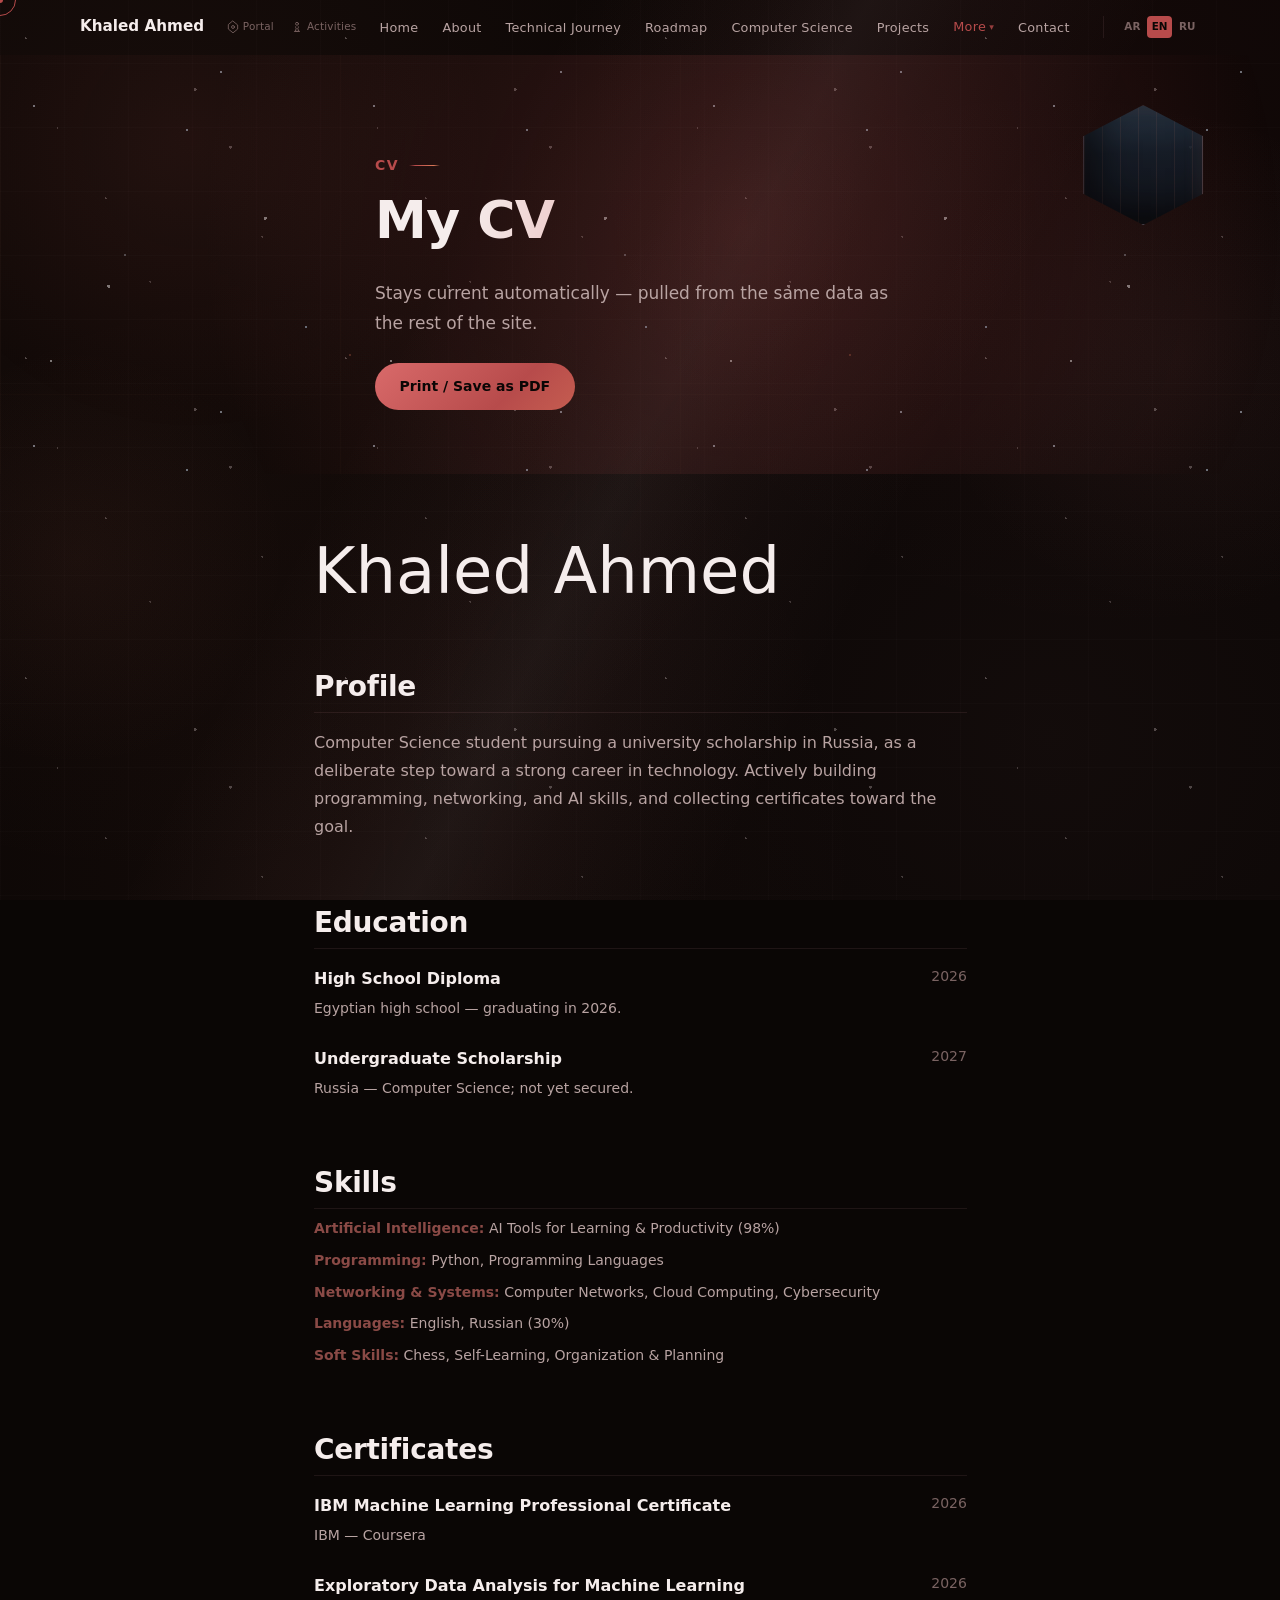
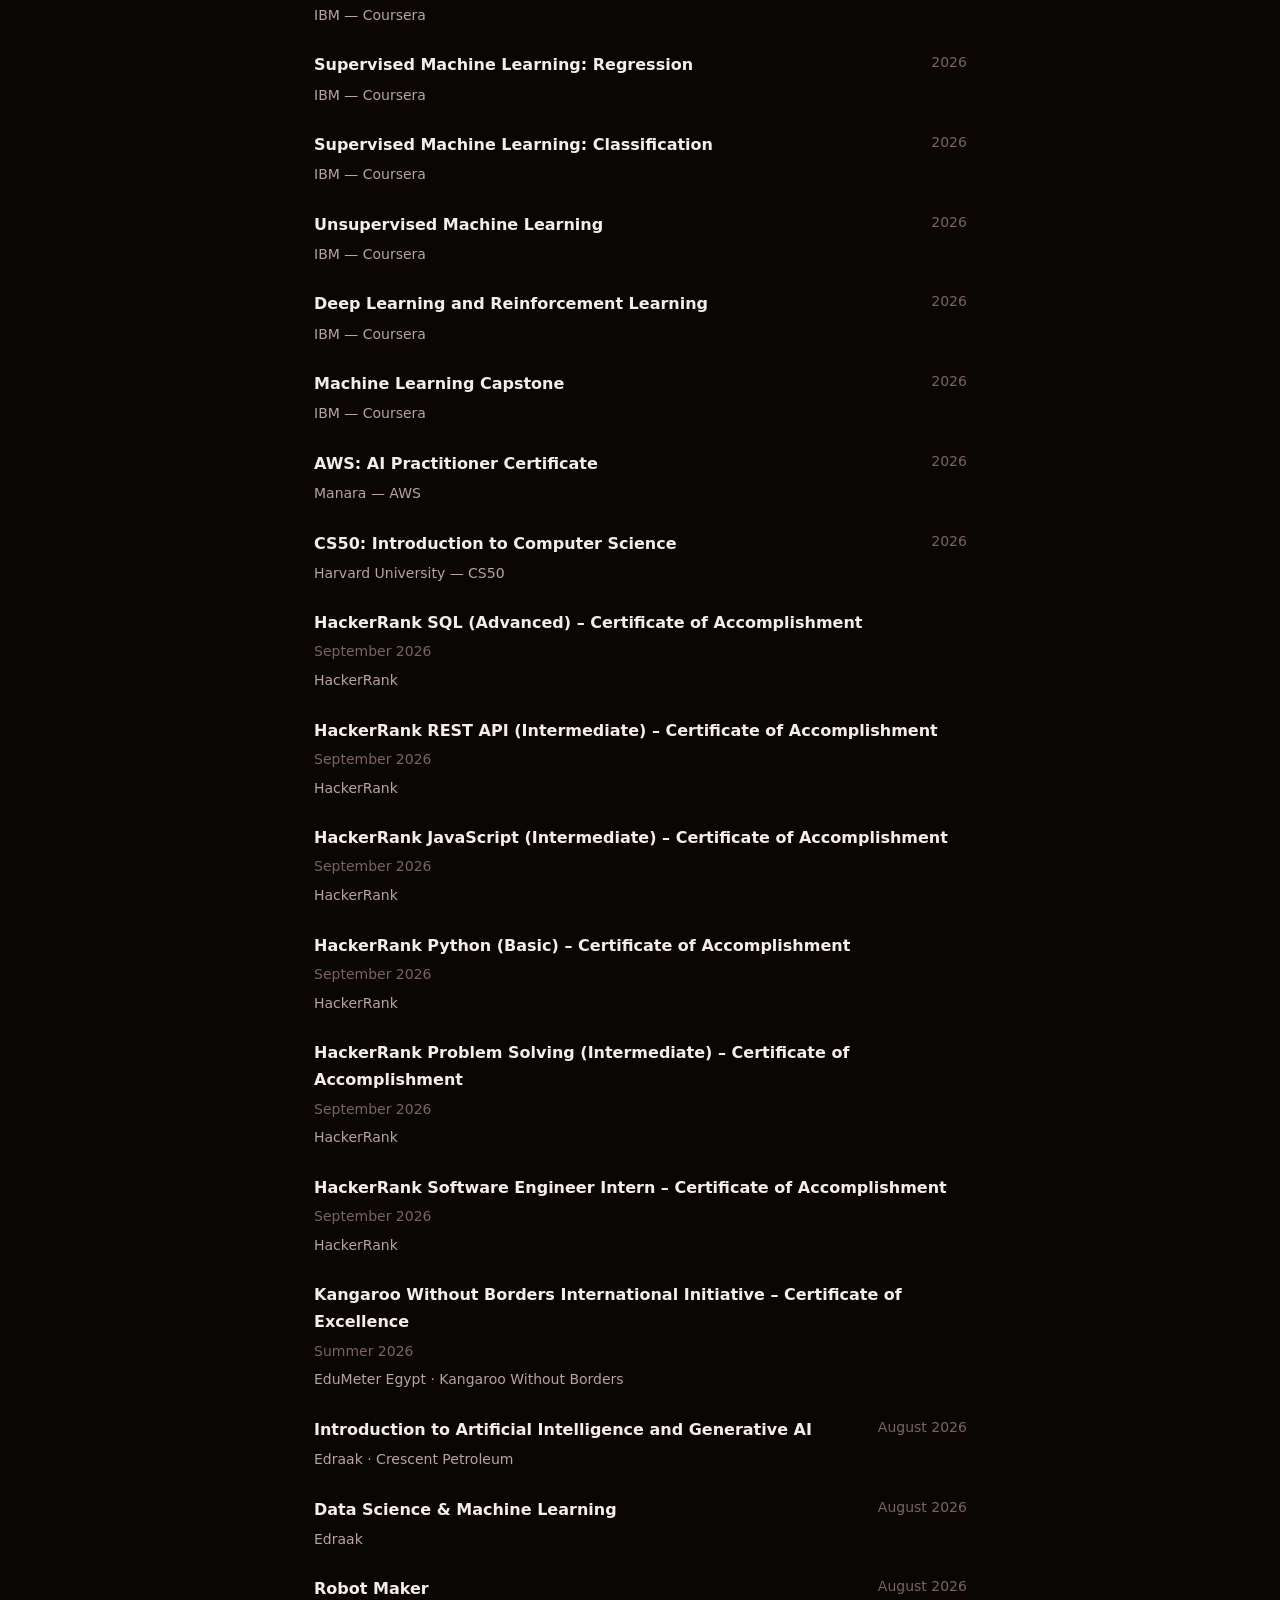
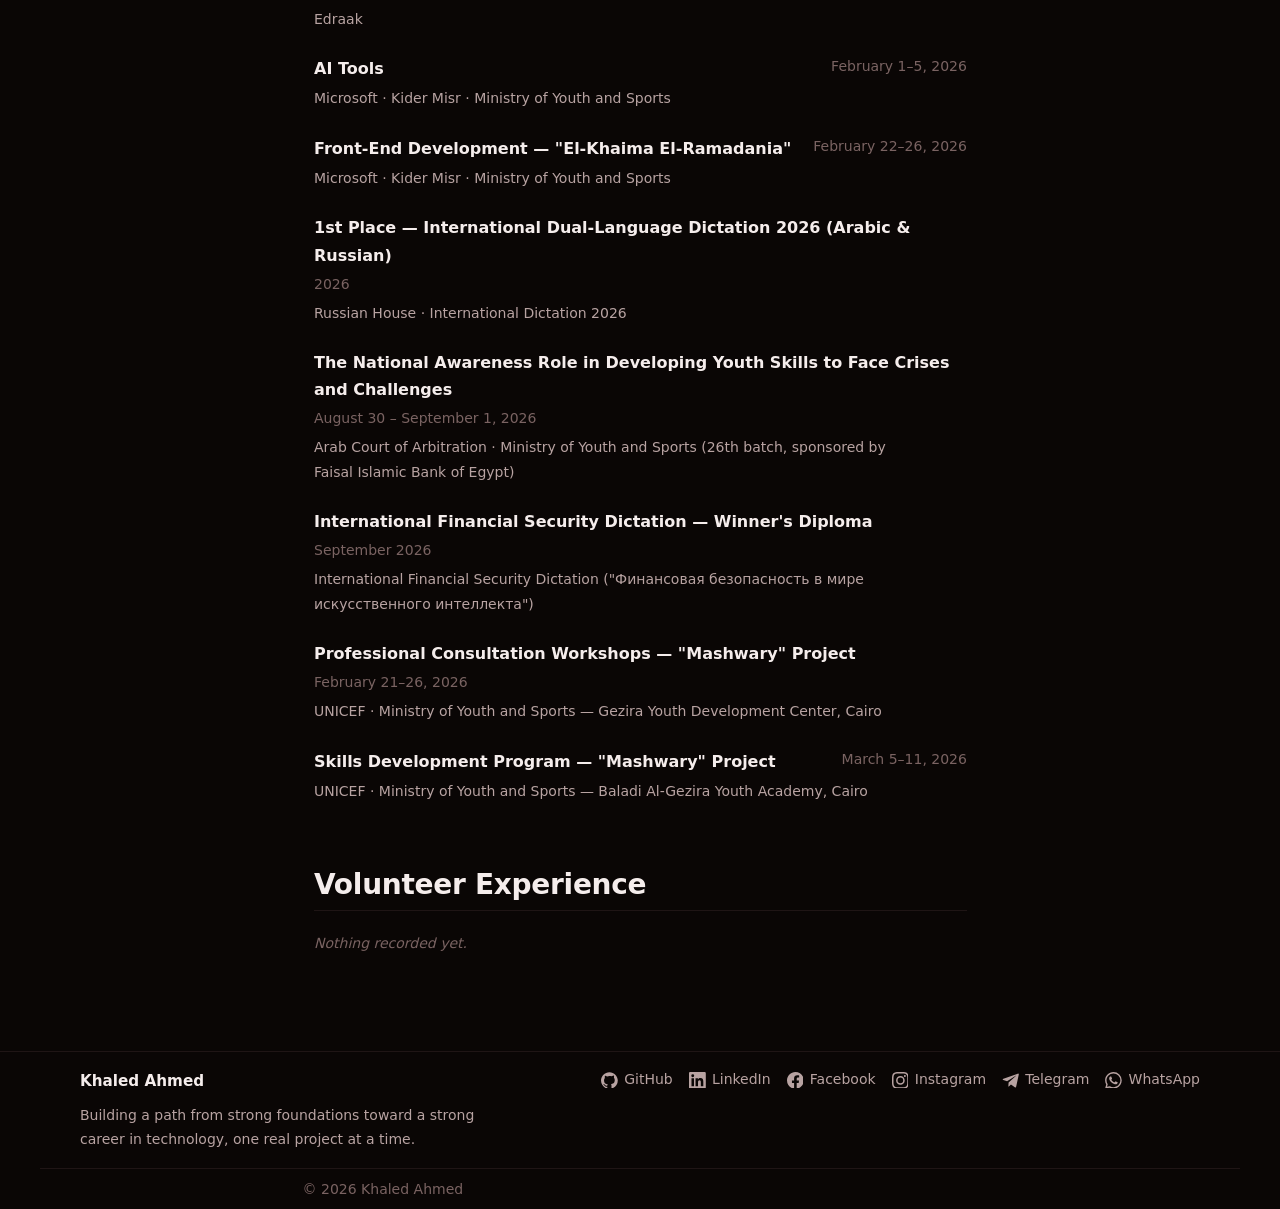
<file: academic/pages/cv.html>
<!DOCTYPE html>
<html lang="en" dir="ltr">
<head>
  <meta charset="UTF-8" />
  <meta name="viewport" content="width=device-width, initial-scale=1.0" />
  <meta name="theme-color" content="#0D0817" />
  <meta name="robots" content="index, follow" />


  <!--
    PHASE 11 — CV
    A live CV page instead of a link to a PDF that doesn't exist yet.
    Pulls from certificatesData, volunteeringData and skillsData so
    it never goes out of sync with the rest of the site. The "Print /
    Save as PDF" button uses the browser's own print function — see
    the @media print rules in css/main.css for the clean, light,
    chrome-free layout it produces.
  -->

  <title>CV — Khaled Ahmed</title>
  <meta name="description" content="Curriculum Vitae of Khaled Ahmed — education, skills, certificates, and experience in computer science and technology." />
  <!-- SEO: canonical + Open Graph + Twitter Card.
       DOMAIN is a placeholder — replace https://YOUR_DOMAIN.com
       everywhere once the site has a real domain. -->
  <link rel="canonical" href="https://YOUR_DOMAIN.com/academic/pages/cv.html" />
  <meta property="og:type" content="website" />
  <meta property="og:site_name" content="Khaled Ahmed" />
  <meta property="og:title" content="CV — Khaled Ahmed" />
  <meta property="og:description" content="CV — Khaled Ahmed's academic portfolio." />
  <meta property="og:url" content="https://YOUR_DOMAIN.com/academic/pages/cv.html" />
  <meta property="og:image" content="https://YOUR_DOMAIN.com/academic/assets/images/profile.png" />
  <meta name="twitter:card" content="summary" />
  <meta name="twitter:title" content="CV — Khaled Ahmed" />
  <meta name="twitter:description" content="CV — Khaled Ahmed's academic portfolio." />
  <meta name="twitter:image" content="https://YOUR_DOMAIN.com/academic/assets/images/profile.png" />


  <link rel="icon" type="image/svg+xml" href="../assets/icons/favicon.svg" />
  <link rel="stylesheet" href="../css/main.css" />
  <link rel="stylesheet" href="../../transition.css" />
</head>
<body>
  <a href="#main-content" class="skip-link" data-i18n="skipToContent">Skip to main content</a>


  <header class="site-header" id="site-header">
    <div class="container header-inner">
      <div class="header-brand">
        <a href="../index.html" class="logo" data-i18n="siteName">Khaled Ahmed</a>
        <div class="site-switch">
          <a href="../index.html" class="site-switch-link" data-i18n-aria-label="navPortal" aria-label="Portal">
            <svg class="site-switch-icon" viewBox="0 0 24 24" fill="none" stroke="currentColor" stroke-width="1.5" stroke-linecap="round" stroke-linejoin="round" aria-hidden="true"><path d="M12 2l8 6.5v7L12 22l-8-6.5v-7z"/><circle cx="12" cy="12" r="2.5"/></svg>
            <span data-i18n="navPortal">Portal</span>
          </a>
          <a href="../../sports/index.html" class="site-switch-link" data-i18n-aria-label="navVolleyball" aria-label="Activities">
            <svg class="site-switch-icon" viewBox="0 0 24 24" fill="none" stroke="currentColor" stroke-width="1.5" stroke-linecap="round" stroke-linejoin="round" aria-hidden="true"><circle cx="12" cy="6.5" r="2.5"/><path d="M9.5 11.5c-.6 1.1.2 2.1 1.3 2.4L9 19.5h6l-1.8-5.6c1.1-.3 1.9-1.3 1.3-2.4"/><path d="M7.5 19.5h9"/></svg>
            <span data-i18n="navVolleyball">Activities</span>
          </a>
        </div>
      </div>

      <button
        class="nav-toggle"
        id="nav-toggle"
        aria-label="Open menu"
        aria-expanded="false"
        aria-controls="primary-nav"
      >
        <span class="nav-toggle-bar"></span>
        <span class="nav-toggle-bar"></span>
        <span class="nav-toggle-bar"></span>
      </button>

      <nav class="primary-nav" id="primary-nav" aria-label="Primary">
        <ul>
          <li><a href="../index.html" class="nav-link" data-nav-link data-i18n="navHome">Home</a></li>
          <li><a href="about.html" class="nav-link" data-nav-link data-i18n="navAbout">About</a></li>
          <li><a href="journey.html" class="nav-link" data-nav-link data-i18n="navJourney">Technical Journey</a></li>
          <li><a href="goals.html" class="nav-link" data-nav-link data-i18n="navGoals">Roadmap</a></li>
          <li><a href="computer-science.html" class="nav-link" data-nav-link data-i18n="navComputerScience">Computer Science</a></li>
          <li><a href="projects.html" class="nav-link" data-nav-link data-i18n="navProjects">Projects</a></li>
          <li class="nav-dropdown" id="work-dropdown">
            <button type="button" class="nav-link nav-dropdown-trigger" id="work-dropdown-trigger" aria-expanded="false" aria-controls="work-dropdown-menu" data-i18n="navMore">
              More <span class="nav-dropdown-arrow" aria-hidden="true">&#9662;</span>
            </button>
            <ul class="nav-dropdown-menu" id="work-dropdown-menu">
              <li><a href="certificates.html" class="nav-link" data-nav-link data-i18n="navCertificates">Certificates &amp; Achievements</a></li>
              <li><a href="research.html" class="nav-link" data-nav-link data-i18n="navResearch">Research</a></li>
              <li><a href="education.html" class="nav-link" data-nav-link data-i18n="navEducation">Education</a></li>
              <li><a href="skills.html" class="nav-link" data-nav-link data-i18n="navSkills">Skills</a></li>
              <li><a href="../../sports/index.html" class="nav-link" data-nav-link data-i18n="navVolleyball">Activities</a></li>
              <li><a href="cv.html" class="nav-link" data-nav-link data-i18n="navCv">CV</a></li>
            </ul>
          </li>
          <li><a href="../index.html#contact" class="nav-link" data-nav-link data-i18n="navContact">Contact</a></li>
        </ul>
        <div class="site-switch-mobile" aria-label="Site navigation">
          <a href="../index.html" class="site-switch-link" data-i18n-aria-label="navPortal" aria-label="Portal">
            <svg class="site-switch-icon" viewBox="0 0 24 24" fill="none" stroke="currentColor" stroke-width="1.5" stroke-linecap="round" stroke-linejoin="round" aria-hidden="true"><path d="M12 2l8 6.5v7L12 22l-8-6.5v-7z"/><circle cx="12" cy="12" r="2.5"/></svg>
            <span data-i18n="navPortal">Portal</span>
          </a>
          <a href="../../sports/index.html" class="site-switch-link" data-i18n-aria-label="navVolleyball" aria-label="Activities">
            <svg class="site-switch-icon" viewBox="0 0 24 24" fill="none" stroke="currentColor" stroke-width="1.5" stroke-linecap="round" stroke-linejoin="round" aria-hidden="true"><circle cx="12" cy="6.5" r="2.5"/><path d="M9.5 11.5c-.6 1.1.2 2.1 1.3 2.4L9 19.5h6l-1.8-5.6c1.1-.3 1.9-1.3 1.3-2.4"/><path d="M7.5 19.5h9"/></svg>
            <span data-i18n="navVolleyball">Activities</span>
          </a>
        </div>
      </nav>
    </div>
  </header>

  <main id="main-content">

    <section class="page-header">
      <div class="hero-starfield" aria-hidden="true"></div>
      <div class="hero-glow" aria-hidden="true"></div>

      <div class="container page-header-inner reveal">
        <p class="eyebrow" data-i18n="navCv">CV</p>
        <h1 data-i18n="cvPageTitle">Curriculum Vitae</h1>
        <p class="section-lead" data-i18n="cvPageLead">
          Stays current automatically — pulled from the same data as
          the rest of the site.
        </p>
        <button type="button" id="print-cv-btn" class="btn btn-primary cv-print-btn" data-i18n="cvPrintBtn">
          Print / Save as PDF
        </button>
      </div>
    </section>

    <section class="cv-section">
      <div class="container cv-document">

        <p class="cv-name" data-i18n="siteName">Khaled Ahmed</p>

        <div class="cv-block reveal">
          <h2 data-i18n="cvProfile">Profile</h2>
          <p data-i18n="cvProfileBody">
            Computer Science student pursuing a university scholarship in
            Russia, as a deliberate step toward a strong career in
            technology. Actively building programming, networking, and AI
            skills, and collecting certificates toward the goal.
          </p>
        </div>

        <div class="cv-block reveal">
          <h2 data-i18n="cvEducation">Education</h2>
          <ul class="cv-list">
            <li>
              <div class="cv-list-heading">
                <span data-i18n="cvEduHsTitle">High School Diploma</span>
                <span class="cv-list-date">2026</span>
              </div>
              <p data-i18n="cvEduHsBody">Egyptian high school — completed.</p>
            </li>
            <li>
              <div class="cv-list-heading">
                <span data-i18n="cvEduBscTitle">Undergraduate Scholarship</span>
                <span class="cv-list-date" data-i18n="dateRussia">2027</span>
              </div>
              <p data-i18n="cvEduBscBody">Russia — Computer Science; not yet secured.</p>
            </li>
          </ul>
        </div>

        <div class="cv-block reveal">
          <h2 data-i18n="navSkills">Skills</h2>
          <div id="cv-skills"></div>
        </div>

        <div class="cv-block reveal">
          <h2 data-i18n="navCertificates">Certificates</h2>
          <ul class="cv-list" id="cv-certificates"></ul>
        </div>

        <div class="cv-block reveal">
          <h2 data-i18n="volunteeringEyebrow">Volunteer Experience</h2>
          <ul class="cv-list" id="cv-volunteering"></ul>
        </div>

      </div>
    </section>

  </main>

  <footer class="site-footer" id="contact">
    <div class="container footer-inner reveal">
      <div class="footer-brand">
        <p class="logo" data-i18n="siteName">Khaled Ahmed</p>
        <p class="footer-mission" data-i18n="footerMission">
          Building a path from strong foundations toward a strong career
          in technology, one real project at a time.
        </p>
      </div>

      <nav class="footer-socials" data-footer-socials aria-label="Social links" hidden></nav>
    </div>

    <div class="container footer-bottom">
      <p>&copy; <span id="current-year"></span> <span data-i18n="siteName">Khaled Ahmed</span></p>
    </div>
  </footer>

  <script src="../../transition.js" defer></script>
  <script src="../js/cursor.js" defer></script>
  <script src="../data/certificates.js" defer></script>
  <script src="../data/volunteering.js" defer></script>
  <script src="../data/events.js" defer></script>
  <script src="../data/skills.js" defer></script>
  <script src="../js/cv.js" defer></script>
  <script src="../data/translations.js" defer></script>
  <script src="../js/language.js" defer></script>
  <script src="../js/animations.js" defer></script>
  <script src="../js/navigation.js" defer></script>
  <script src="../js/main.js" defer></script>
  <script src="../data/social.js" defer></script>
  <script src="../js/social.js" defer></script>
  <script src="../js/media-system.js" defer></script>
  <script src="../js/ambient.js" defer></script>
</body>
</html>
</file>
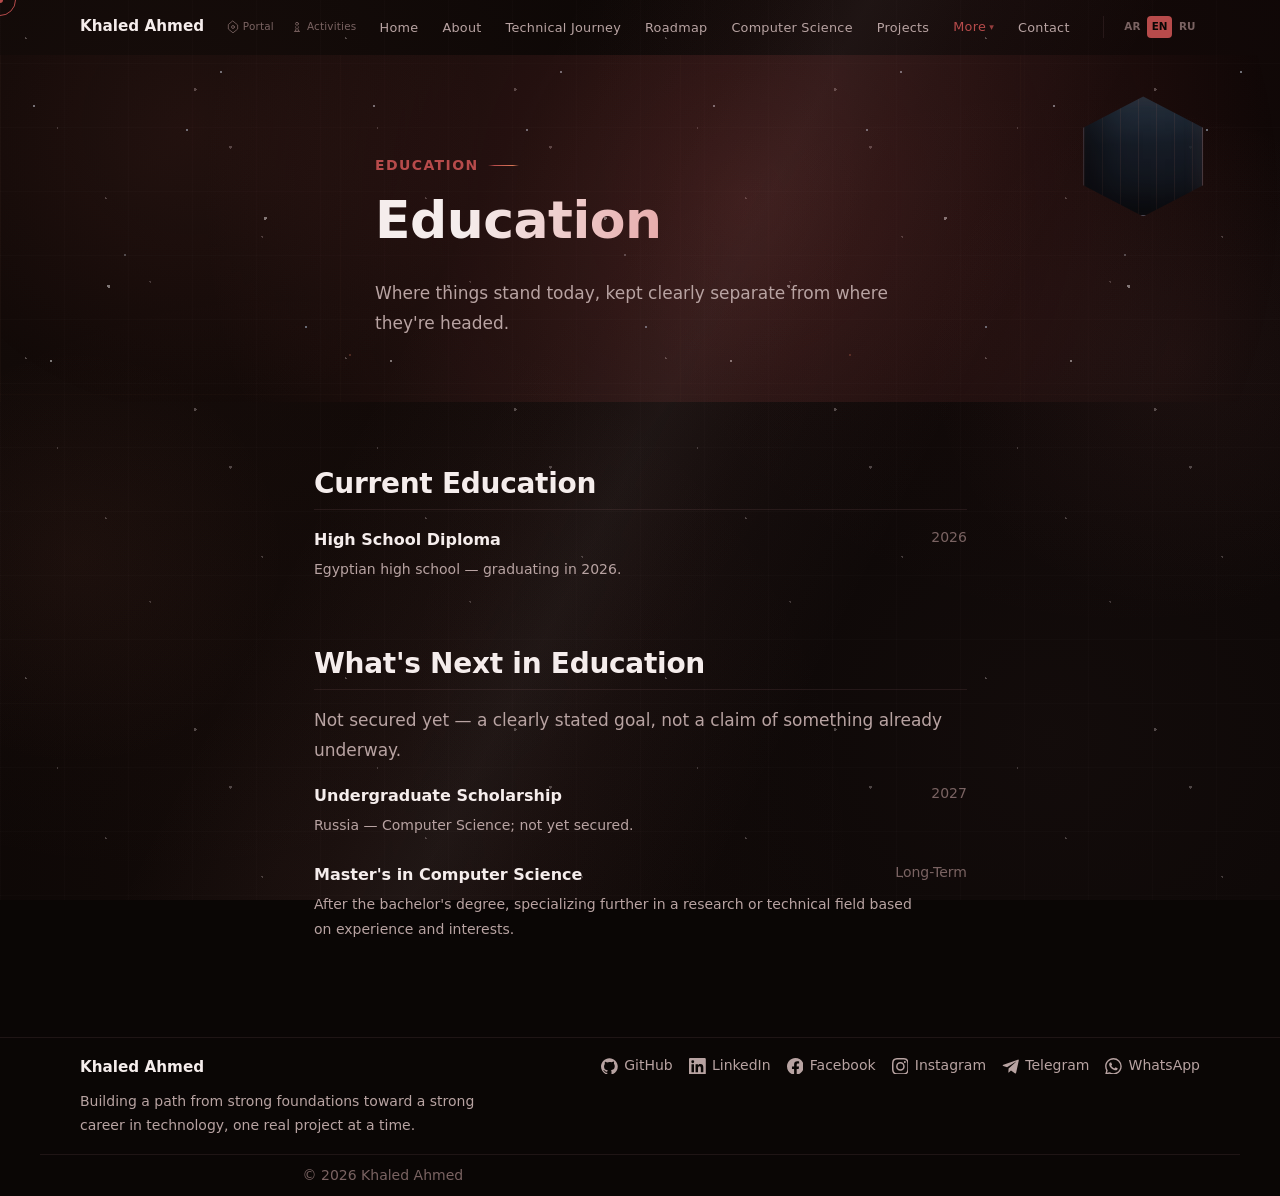
<file: academic/pages/education.html>
<!DOCTYPE html>
<html lang="en" dir="ltr">
<head>
  <meta charset="UTF-8" />
  <meta name="viewport" content="width=device-width, initial-scale=1.0" />
  <meta name="theme-color" content="#0D0817" />
  <meta name="robots" content="index, follow" />

  <!--
    EDUCATION PAGE
    Two clearly separate blocks: CURRENT education (in progress right
    now) and FUTURE academic goal (Russia scholarship, not yet
    secured — dated 2027, never implied as already happening). Text
    lives in data/translations.js (eduCurrent*/eduFuture* keys) so it
    can be edited there without touching this file.
  -->

  <title>Education — Khaled Ahmed</title>
  <meta name="description" content="Khaled Ahmed's education — current high school studies and the future goal of studying Computer Science in Russia." />
  <link rel="canonical" href="https://YOUR_DOMAIN.com/academic/pages/education.html" />
  <meta property="og:type" content="website" />
  <meta property="og:site_name" content="Khaled Ahmed" />
  <meta property="og:title" content="Education — Khaled Ahmed" />
  <meta property="og:description" content="Khaled Ahmed's education — current high school studies and the future goal of studying Computer Science in Russia." />
  <meta property="og:url" content="https://YOUR_DOMAIN.com/academic/pages/education.html" />
  <meta property="og:image" content="https://YOUR_DOMAIN.com/academic/assets/images/profile.png" />
  <meta name="twitter:card" content="summary" />
  <meta name="twitter:title" content="Education — Khaled Ahmed" />
  <meta name="twitter:description" content="Khaled Ahmed's education — current high school studies and the future goal of studying Computer Science in Russia." />
  <meta name="twitter:image" content="https://YOUR_DOMAIN.com/academic/assets/images/profile.png" />

  <link rel="icon" type="image/svg+xml" href="../assets/icons/favicon.svg" />
  <link rel="stylesheet" href="../css/main.css" />
  <link rel="stylesheet" href="../../transition.css" />
</head>
<body>
  <a href="#main-content" class="skip-link" data-i18n="skipToContent">Skip to main content</a>

  <header class="site-header" id="site-header">
    <div class="container header-inner">
      <div class="header-brand">
        <a href="../index.html" class="logo" data-i18n="siteName">Khaled Ahmed</a>
        <div class="site-switch">
          <a href="../index.html" class="site-switch-link" data-i18n-aria-label="navPortal" aria-label="Portal">
            <svg class="site-switch-icon" viewBox="0 0 24 24" fill="none" stroke="currentColor" stroke-width="1.5" stroke-linecap="round" stroke-linejoin="round" aria-hidden="true"><path d="M12 2l8 6.5v7L12 22l-8-6.5v-7z"/><circle cx="12" cy="12" r="2.5"/></svg>
            <span data-i18n="navPortal">Portal</span>
          </a>
          <a href="../../sports/index.html" class="site-switch-link" data-i18n-aria-label="navVolleyball" aria-label="Activities">
            <svg class="site-switch-icon" viewBox="0 0 24 24" fill="none" stroke="currentColor" stroke-width="1.5" stroke-linecap="round" stroke-linejoin="round" aria-hidden="true"><circle cx="12" cy="6.5" r="2.5"/><path d="M9.5 11.5c-.6 1.1.2 2.1 1.3 2.4L9 19.5h6l-1.8-5.6c1.1-.3 1.9-1.3 1.3-2.4"/><path d="M7.5 19.5h9"/></svg>
            <span data-i18n="navVolleyball">Activities</span>
          </a>
        </div>
      </div>

      <button
        class="nav-toggle"
        id="nav-toggle"
        aria-label="Open menu"
        aria-expanded="false"
        aria-controls="primary-nav"
      >
        <span class="nav-toggle-bar"></span>
        <span class="nav-toggle-bar"></span>
        <span class="nav-toggle-bar"></span>
      </button>

      <nav class="primary-nav" id="primary-nav" aria-label="Primary">
        <ul>
          <li><a href="../index.html" class="nav-link" data-nav-link data-i18n="navHome">Home</a></li>
          <li><a href="about.html" class="nav-link" data-nav-link data-i18n="navAbout">About</a></li>
          <li><a href="journey.html" class="nav-link" data-nav-link data-i18n="navJourney">Technical Journey</a></li>
          <li><a href="goals.html" class="nav-link" data-nav-link data-i18n="navGoals">Roadmap</a></li>
          <li><a href="computer-science.html" class="nav-link" data-nav-link data-i18n="navComputerScience">Computer Science</a></li>
          <li><a href="projects.html" class="nav-link" data-nav-link data-i18n="navProjects">Projects</a></li>
          <li class="nav-dropdown" id="work-dropdown">
            <button type="button" class="nav-link nav-dropdown-trigger" id="work-dropdown-trigger" aria-expanded="false" aria-controls="work-dropdown-menu" data-i18n="navMore">
              More <span class="nav-dropdown-arrow" aria-hidden="true">&#9662;</span>
            </button>
            <ul class="nav-dropdown-menu" id="work-dropdown-menu">
              <li><a href="certificates.html" class="nav-link" data-nav-link data-i18n="navCertificates">Certificates &amp; Achievements</a></li>
              <li><a href="research.html" class="nav-link" data-nav-link data-i18n="navResearch">Research</a></li>
              <li><a href="education.html" class="nav-link" data-nav-link data-i18n="navEducation">Education</a></li>
              <li><a href="skills.html" class="nav-link" data-nav-link data-i18n="navSkills">Skills</a></li>
              <li><a href="../../sports/index.html" class="nav-link" data-nav-link data-i18n="navVolleyball">Activities</a></li>
              <li><a href="cv.html" class="nav-link" data-nav-link data-i18n="navCv">CV</a></li>
            </ul>
          </li>
          <li><a href="../index.html#contact" class="nav-link" data-nav-link data-i18n="navContact">Contact</a></li>
        </ul>
        <div class="site-switch-mobile" aria-label="Site navigation">
          <a href="../index.html" class="site-switch-link" data-i18n-aria-label="navPortal" aria-label="Portal">
            <svg class="site-switch-icon" viewBox="0 0 24 24" fill="none" stroke="currentColor" stroke-width="1.5" stroke-linecap="round" stroke-linejoin="round" aria-hidden="true"><path d="M12 2l8 6.5v7L12 22l-8-6.5v-7z"/><circle cx="12" cy="12" r="2.5"/></svg>
            <span data-i18n="navPortal">Portal</span>
          </a>
          <a href="../../sports/index.html" class="site-switch-link" data-i18n-aria-label="navVolleyball" aria-label="Activities">
            <svg class="site-switch-icon" viewBox="0 0 24 24" fill="none" stroke="currentColor" stroke-width="1.5" stroke-linecap="round" stroke-linejoin="round" aria-hidden="true"><circle cx="12" cy="6.5" r="2.5"/><path d="M9.5 11.5c-.6 1.1.2 2.1 1.3 2.4L9 19.5h6l-1.8-5.6c1.1-.3 1.9-1.3 1.3-2.4"/><path d="M7.5 19.5h9"/></svg>
            <span data-i18n="navVolleyball">Activities</span>
          </a>
        </div>
      </nav>
    </div>
  </header>

  <main id="main-content">

    <section class="page-header">
      <div class="hero-starfield" aria-hidden="true"></div>
      <div class="hero-glow" aria-hidden="true"></div>

      <div class="container page-header-inner reveal">
        <p class="eyebrow" data-i18n="navEducation">Education</p>
        <h1 data-i18n="eduPageTitle">Education</h1>
        <p class="section-lead" data-i18n="eduPageLead">
          Where things stand today, kept clearly separate from where
          they're headed.
        </p>
      </div>
    </section>

    <section class="cv-section">
      <div class="container cv-document">

        <div class="cv-block reveal">
          <h2 data-i18n="eduCurrentHeading">Current Education</h2>
          <ul class="cv-list">
            <li>
              <div class="cv-list-heading">
                <span data-i18n="cvEduHsTitle">High School Diploma</span>
                <span class="cv-list-date">2026</span>
              </div>
              <p data-i18n="cvEduHsBody">Egyptian high school — graduating in 2026.</p>
            </li>
          </ul>
        </div>

        <div class="cv-block reveal">
          <h2 data-i18n="eduFutureHeading">Future Academic Goal</h2>
          <p class="section-lead" data-i18n="eduFutureLead">
            Not secured yet — a clearly stated goal, not a claim of
            something already underway.
          </p>
          <ul class="cv-list">
            <li>
              <div class="cv-list-heading">
                <span data-i18n="cvEduBscTitle">Undergraduate Scholarship</span>
                <span class="cv-list-date" data-i18n="dateRussia">2027</span>
              </div>
              <p data-i18n="cvEduBscBody">Russia — Computer Science; not yet secured.</p>
            </li>
            <li>
              <div class="cv-list-heading">
                <span data-i18n="eduMasterTitle">Master's in Computer Science</span>
                <span class="cv-list-date" data-i18n="dateLongTerm">Long-Term</span>
              </div>
              <p data-i18n="eduMasterBody">After the bachelor's degree, specializing further in a research or technical field based on experience and interests.</p>
            </li>
          </ul>
        </div>

      </div>
    </section>

  </main>

  <footer class="site-footer" id="contact">
    <div class="container footer-inner reveal">
      <div class="footer-brand">
        <p class="logo" data-i18n="siteName">Khaled Ahmed</p>
        <p class="footer-mission" data-i18n="footerMission">
          Building a path from strong foundations toward a strong career
          in technology, one real project at a time.
        </p>
      </div>

      <nav class="footer-socials" data-footer-socials aria-label="Social links" hidden></nav>
    </div>

    <div class="container footer-bottom">
      <p>&copy; <span id="current-year"></span> <span data-i18n="siteName">Khaled Ahmed</span></p>
    </div>
  </footer>

  <script src="../../transition.js" defer></script>
  <script src="../js/cursor.js" defer></script>
  <script src="../data/translations.js" defer></script>
  <script src="../js/language.js" defer></script>
  <script src="../js/animations.js" defer></script>
  <script src="../js/navigation.js" defer></script>
  <script src="../js/main.js" defer></script>
  <script src="../data/social.js" defer></script>
  <script src="../js/social.js" defer></script>
  <script src="../js/ambient.js" defer></script>
</body>
</html>
</file>
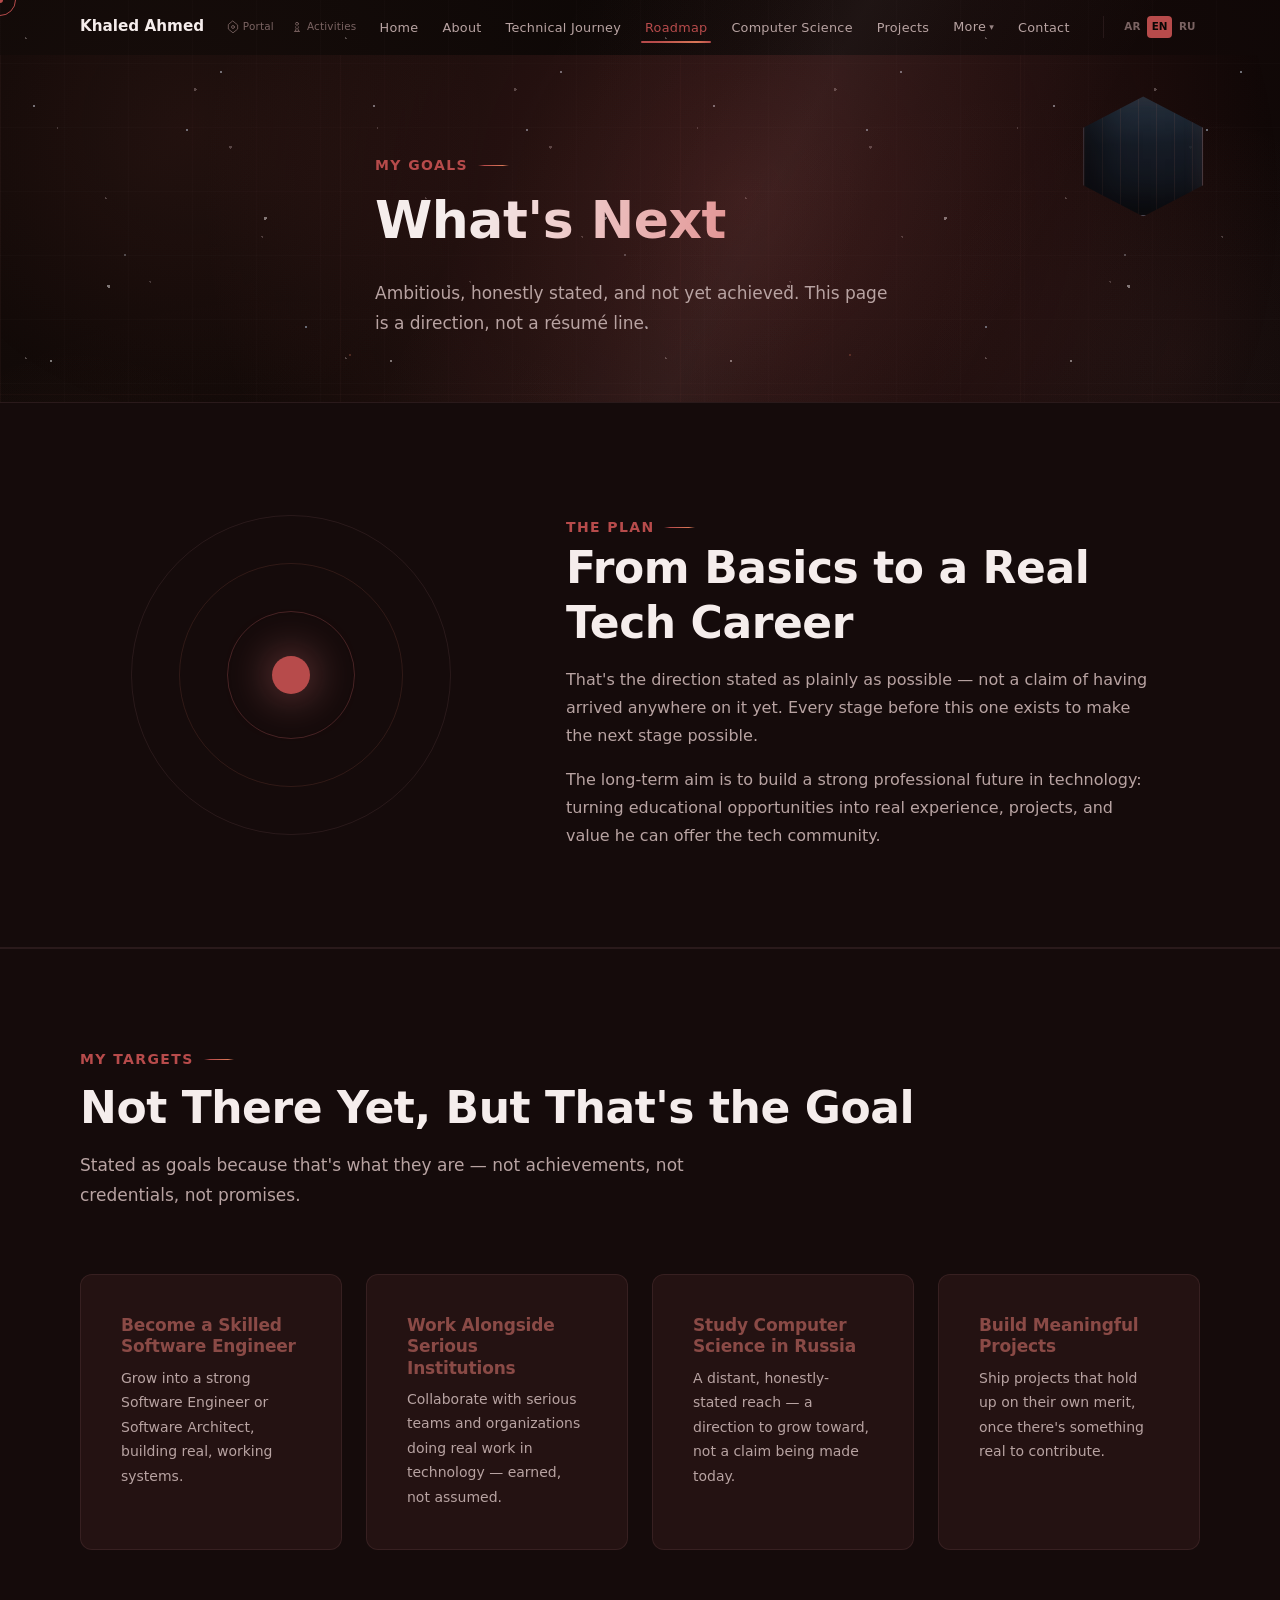
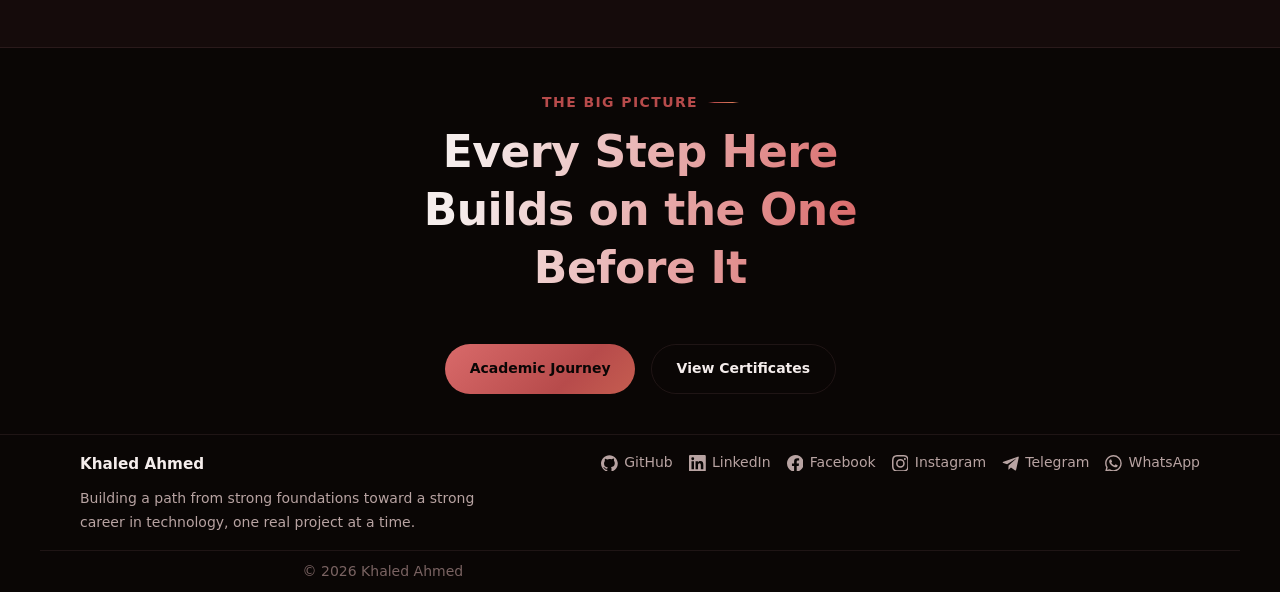
<file: academic/pages/goals.html>
<!DOCTYPE html>
<html lang="en" dir="ltr">
<head>
  <meta charset="UTF-8" />
  <meta name="viewport" content="width=device-width, initial-scale=1.0" />
  <meta name="theme-color" content="#0D0817" />
  <meta name="robots" content="index, follow" />


  <!--
    PHASE 07 — FUTURE GOALS PAGE
    The expanded version of the homepage's "Looking Ahead"
    section. Every goal here is phrased as an aim, not a claim.
    This is the last of the core v1 pages (About, Certificates,
    Volunteering, Journey, Goals) — Phase 08 onward adds new
    systems (Projects, Research, Skills, CV) rather than new
    core pages.
  -->

  <title>Future Goals — Khaled Ahmed</title>
  <meta name="description" content="Long-term goals and mission — Khaled Ahmed's academic portfolio." />
  <!-- SEO: canonical + Open Graph + Twitter Card.
       DOMAIN is a placeholder — replace https://YOUR_DOMAIN.com
       everywhere once the site has a real domain. -->
  <link rel="canonical" href="https://YOUR_DOMAIN.com/academic/pages/goals.html" />
  <meta property="og:type" content="website" />
  <meta property="og:site_name" content="Khaled Ahmed" />
  <meta property="og:title" content="Future Goals — Khaled Ahmed" />
  <meta property="og:description" content="Long-term goals and mission — Khaled Ahmed's academic portfolio." />
  <meta property="og:url" content="https://YOUR_DOMAIN.com/academic/pages/goals.html" />
  <meta property="og:image" content="https://YOUR_DOMAIN.com/academic/assets/images/profile.png" />
  <meta name="twitter:card" content="summary" />
  <meta name="twitter:title" content="Future Goals — Khaled Ahmed" />
  <meta name="twitter:description" content="Long-term goals and mission — Khaled Ahmed's academic portfolio." />
  <meta name="twitter:image" content="https://YOUR_DOMAIN.com/academic/assets/images/profile.png" />


  <link rel="icon" type="image/svg+xml" href="../assets/icons/favicon.svg" />
  <link rel="stylesheet" href="../css/main.css" />
  <link rel="stylesheet" href="../../transition.css" />
</head>
<body>
  <a href="#main-content" class="skip-link" data-i18n="skipToContent">Skip to main content</a>


  <header class="site-header" id="site-header">
    <div class="container header-inner">
      <div class="header-brand">
        <a href="../index.html" class="logo" data-i18n="siteName">Khaled Ahmed</a>
        <div class="site-switch">
          <a href="../index.html" class="site-switch-link" data-i18n-aria-label="navPortal" aria-label="Portal">
            <svg class="site-switch-icon" viewBox="0 0 24 24" fill="none" stroke="currentColor" stroke-width="1.5" stroke-linecap="round" stroke-linejoin="round" aria-hidden="true"><path d="M12 2l8 6.5v7L12 22l-8-6.5v-7z"/><circle cx="12" cy="12" r="2.5"/></svg>
            <span data-i18n="navPortal">Portal</span>
          </a>
          <a href="../../sports/index.html" class="site-switch-link" data-i18n-aria-label="navVolleyball" aria-label="Activities">
            <svg class="site-switch-icon" viewBox="0 0 24 24" fill="none" stroke="currentColor" stroke-width="1.5" stroke-linecap="round" stroke-linejoin="round" aria-hidden="true"><circle cx="12" cy="6.5" r="2.5"/><path d="M9.5 11.5c-.6 1.1.2 2.1 1.3 2.4L9 19.5h6l-1.8-5.6c1.1-.3 1.9-1.3 1.3-2.4"/><path d="M7.5 19.5h9"/></svg>
            <span data-i18n="navVolleyball">Activities</span>
          </a>
        </div>
      </div>

      <button
        class="nav-toggle"
        id="nav-toggle"
        aria-label="Open menu"
        aria-expanded="false"
        aria-controls="primary-nav"
      >
        <span class="nav-toggle-bar"></span>
        <span class="nav-toggle-bar"></span>
        <span class="nav-toggle-bar"></span>
      </button>

      <nav class="primary-nav" id="primary-nav" aria-label="Primary">
        <ul>
          <li><a href="../index.html" class="nav-link" data-nav-link data-i18n="navHome">Home</a></li>
          <li><a href="about.html" class="nav-link" data-nav-link data-i18n="navAbout">About</a></li>
          <li><a href="journey.html" class="nav-link" data-nav-link data-i18n="navJourney">Technical Journey</a></li>
          <li><a href="goals.html" class="nav-link" data-nav-link data-i18n="navGoals">Roadmap</a></li>
          <li><a href="computer-science.html" class="nav-link" data-nav-link data-i18n="navComputerScience">Computer Science</a></li>
          <li><a href="projects.html" class="nav-link" data-nav-link data-i18n="navProjects">Projects</a></li>
          <li class="nav-dropdown" id="work-dropdown">
            <button type="button" class="nav-link nav-dropdown-trigger" id="work-dropdown-trigger" aria-expanded="false" aria-controls="work-dropdown-menu" data-i18n="navMore">
              More <span class="nav-dropdown-arrow" aria-hidden="true">&#9662;</span>
            </button>
            <ul class="nav-dropdown-menu" id="work-dropdown-menu">
              <li><a href="certificates.html" class="nav-link" data-nav-link data-i18n="navCertificates">Certificates &amp; Achievements</a></li>
              <li><a href="research.html" class="nav-link" data-nav-link data-i18n="navResearch">Research</a></li>
              <li><a href="education.html" class="nav-link" data-nav-link data-i18n="navEducation">Education</a></li>
              <li><a href="skills.html" class="nav-link" data-nav-link data-i18n="navSkills">Skills</a></li>
              <li><a href="../../sports/index.html" class="nav-link" data-nav-link data-i18n="navVolleyball">Activities</a></li>
              <li><a href="cv.html" class="nav-link" data-nav-link data-i18n="navCv">CV</a></li>
            </ul>
          </li>
          <li><a href="../index.html#contact" class="nav-link" data-nav-link data-i18n="navContact">Contact</a></li>
        </ul>
        <div class="site-switch-mobile" aria-label="Site navigation">
          <a href="../index.html" class="site-switch-link" data-i18n-aria-label="navPortal" aria-label="Portal">
            <svg class="site-switch-icon" viewBox="0 0 24 24" fill="none" stroke="currentColor" stroke-width="1.5" stroke-linecap="round" stroke-linejoin="round" aria-hidden="true"><path d="M12 2l8 6.5v7L12 22l-8-6.5v-7z"/><circle cx="12" cy="12" r="2.5"/></svg>
            <span data-i18n="navPortal">Portal</span>
          </a>
          <a href="../../sports/index.html" class="site-switch-link" data-i18n-aria-label="navVolleyball" aria-label="Activities">
            <svg class="site-switch-icon" viewBox="0 0 24 24" fill="none" stroke="currentColor" stroke-width="1.5" stroke-linecap="round" stroke-linejoin="round" aria-hidden="true"><circle cx="12" cy="6.5" r="2.5"/><path d="M9.5 11.5c-.6 1.1.2 2.1 1.3 2.4L9 19.5h6l-1.8-5.6c1.1-.3 1.9-1.3 1.3-2.4"/><path d="M7.5 19.5h9"/></svg>
            <span data-i18n="navVolleyball">Activities</span>
          </a>
        </div>
      </nav>
    </div>
  </header>

  <main id="main-content">

    <section class="page-header">
      <div class="hero-starfield" aria-hidden="true"></div>
      <div class="hero-glow" aria-hidden="true"></div>

      <div class="container page-header-inner reveal">
        <p class="eyebrow" data-i18n="goalsEyebrow">Future Goals</p>
        <h1 data-i18n="goalsTitle">The Road Ahead</h1>
        <p class="section-lead" data-i18n="goalsLead">
          Ambitious, honestly stated, and not yet achieved. This page
          is a direction, not a résumé line.
        </p>
      </div>
    </section>

    <!-- ============================================================
         MISSION — expanded version of the homepage Vision section
    ============================================================= -->
    <section class="vision">
      <div class="container vision-inner">
        <div class="vision-graphic reveal" aria-hidden="true">
          <span class="vision-ring vision-ring-1"></span>
          <span class="vision-ring vision-ring-2"></span>
          <span class="vision-ring vision-ring-3"></span>
          <span class="vision-core"></span>
        </div>

        <div class="vision-text reveal">
          <p class="eyebrow" data-i18n="goalsMissionEyebrow">My Mission</p>
          <h2 data-i18n="goalsMissionHeading">From Foundations, to Real Projects, to a Career in Tech</h2>
          <p data-i18n="goalsMissionPara1">
            That's the direction stated as plainly as possible — not a
            claim of having arrived anywhere on it yet. Every stage
            before this one exists to make the next stage possible.
          </p>
          <p data-i18n="goalsMissionPara2">
            The long-term aim is to build a strong professional future in
            technology: turning educational opportunities into real
            experience, projects, and value he can offer the tech
            community.
          </p>
        </div>
      </div>
    </section>

    <!-- ============================================================
         WHAT I'M AIMING FOR
         Reuses .focus-grid / .focus-item — same visual language as
         the homepage's Current Mission and the About page's Values.
    ============================================================= -->
    <section class="mission">
      <div class="container">
        <p class="eyebrow reveal" data-i18n="goalsAimEyebrow">What I'm Aiming For</p>
        <h2 class="reveal" data-i18n="goalsAimHeading">Long-term, not yet reached</h2>
        <p class="section-lead reveal" data-i18n="goalsAimLead">
          Stated as goals because that's what they are — not
          achievements, not credentials, not promises.
        </p>

        <ul class="focus-grid">
          <li class="focus-item reveal">
            <h3 data-i18n="goalsAim1Title">Become a Skilled Software Engineer</h3>
            <p data-i18n="goalsAim1Body">Grow into a strong Software Engineer or Software Architect, building real, working systems.</p>
          </li>
          <li class="focus-item reveal">
            <h3 data-i18n="goalsAim2Title">Work Alongside Serious Institutions</h3>
            <p data-i18n="goalsAim2Body">Collaborate with serious teams and organizations doing real work in technology — earned, not assumed.</p>
          </li>
          <li class="focus-item reveal">
            <h3 data-i18n="goalsAim3Title">Study Computer Science in Russia</h3>
            <p data-i18n="goalsAim3Body">A distant, honestly-stated reach — a direction to grow toward, not a claim being made today.</p>
          </li>
          <li class="focus-item reveal">
            <h3 data-i18n="goalsAim4Title">Build Meaningful Projects</h3>
            <p data-i18n="goalsAim4Body">Ship projects that hold up on their own merit, once there's something real to contribute.</p>
          </li>
        </ul>
      </div>
    </section>

    <!-- ============================================================
         FINAL CTA — closes out the v1 core pages
    ============================================================= -->
    <section class="final-cta">
      <div class="container final-cta-inner reveal">
        <p class="eyebrow" data-i18n="goalsCtaEyebrow">See the Full Picture</p>
        <h2 data-i18n="goalsCtaHeading">None of this happens without the steps before it</h2>
        <div class="hero-actions final-cta-actions">
          <a href="journey.html" class="btn btn-primary" data-i18n="ctaAcademicJourney">Academic Journey</a>
          <a href="certificates.html" class="btn btn-secondary" data-i18n="viewCertificates">View Certificates</a>
        </div>
      </div>
    </section>

  </main>

  <footer class="site-footer" id="contact">
    <div class="container footer-inner reveal">
      <div class="footer-brand">
        <p class="logo" data-i18n="siteName">Khaled Ahmed</p>
        <p class="footer-mission" data-i18n="footerMission">
          Building a path from strong foundations toward a strong career
          in technology, one real project at a time.
        </p>
      </div>

      <nav class="footer-socials" data-footer-socials aria-label="Social links" hidden></nav>
    </div>

    <div class="container footer-bottom">
      <p>&copy; <span id="current-year"></span> <span data-i18n="siteName">Khaled Ahmed</span></p>
    </div>
  </footer>

  <script src="../../transition.js" defer></script>
  <script src="../js/cursor.js" defer></script>
  <script src="../data/translations.js" defer></script>
  <script src="../js/language.js" defer></script>
  <script src="../js/animations.js" defer></script>
  <script src="../js/navigation.js" defer></script>
  <script src="../js/main.js" defer></script>
  <script src="../data/social.js" defer></script>
  <script src="../js/social.js" defer></script>
  <script src="../js/media-system.js" defer></script>
  <script src="../js/ambient.js" defer></script>
</body>
</html>
</file>
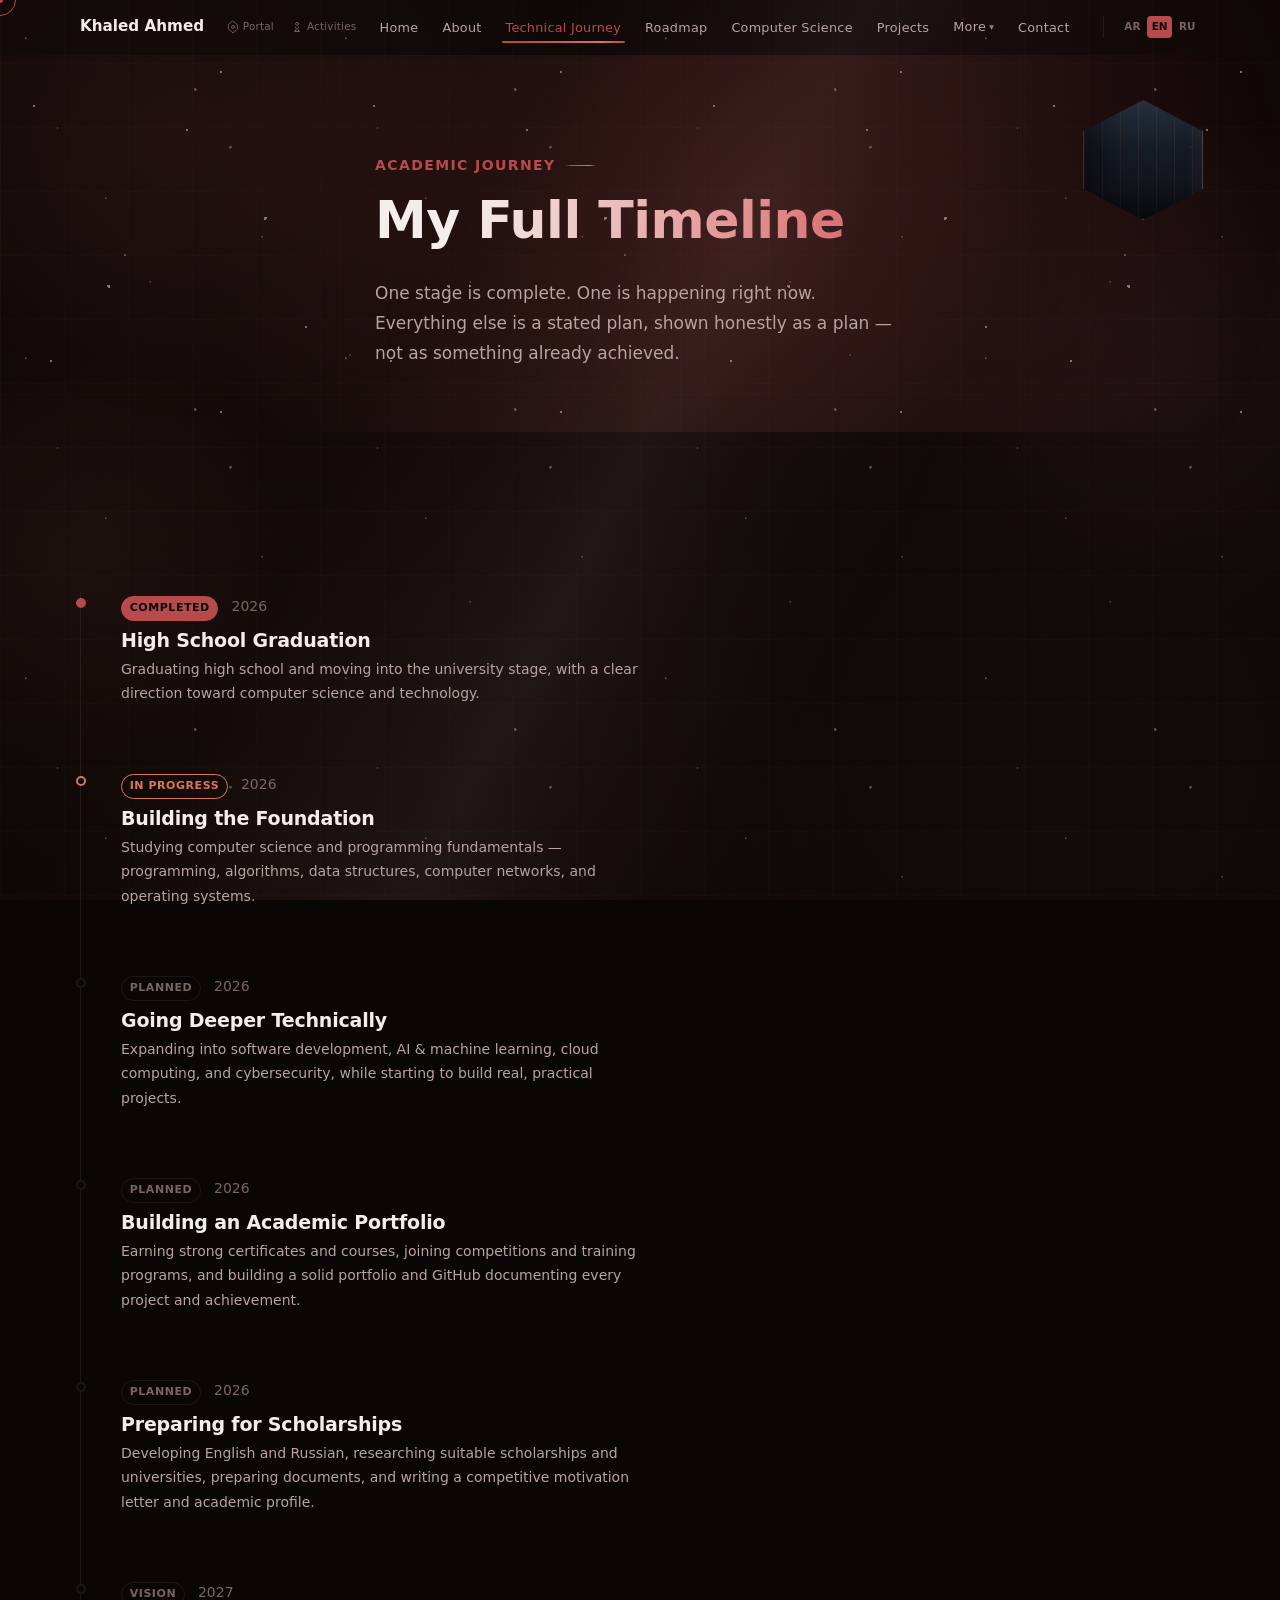
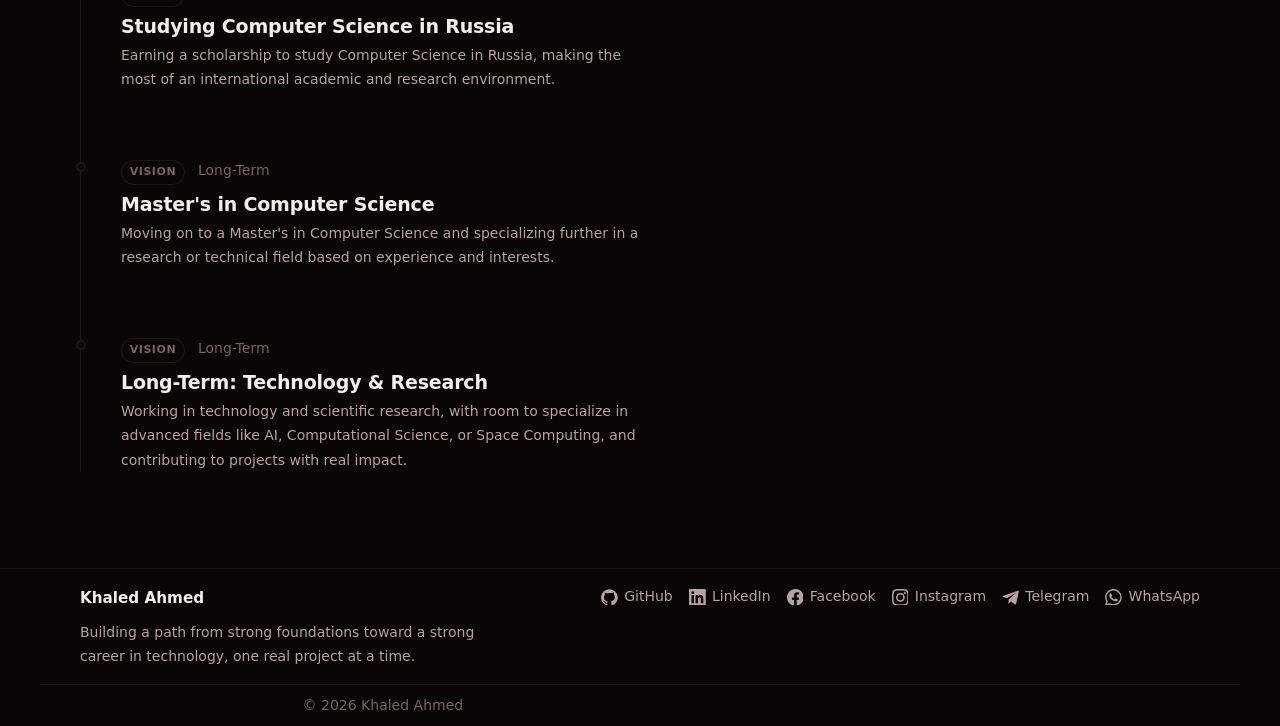
<file: academic/pages/journey.html>
<!DOCTYPE html>
<html lang="en" dir="ltr">
<head>
  <meta charset="UTF-8" />
  <meta name="viewport" content="width=device-width, initial-scale=1.0" />
  <meta name="theme-color" content="#0D0817" />
  <meta name="robots" content="index, follow" />


  <!--
    PHASE 06 — ACADEMIC JOURNEY PAGE
    The full 8-stage version of the timeline that appears condensed
    (5 stages) on the homepage. Same non-negotiable rule as everywhere
    else: only the first stage is Completed. Everything after "now"
    is explicitly Planned or Vision.
  -->

  <title>Academic Journey — Khaled Ahmed</title>
  <meta name="description" content="The full academic journey — from high school to a career in technology — Khaled Ahmed's academic portfolio." />
  <!-- SEO: canonical + Open Graph + Twitter Card.
       DOMAIN is a placeholder — replace https://YOUR_DOMAIN.com
       everywhere once the site has a real domain. -->
  <link rel="canonical" href="https://YOUR_DOMAIN.com/academic/pages/journey.html" />
  <meta property="og:type" content="website" />
  <meta property="og:site_name" content="Khaled Ahmed" />
  <meta property="og:title" content="Academic Journey — Khaled Ahmed" />
  <meta property="og:description" content="The full academic journey — from high school to a career in technology — Khaled Ahmed's academic portfolio." />
  <meta property="og:url" content="https://YOUR_DOMAIN.com/academic/pages/journey.html" />
  <meta property="og:image" content="https://YOUR_DOMAIN.com/academic/assets/images/profile.png" />
  <meta name="twitter:card" content="summary" />
  <meta name="twitter:title" content="Academic Journey — Khaled Ahmed" />
  <meta name="twitter:description" content="The full academic journey — from high school to a career in technology — Khaled Ahmed's academic portfolio." />
  <meta name="twitter:image" content="https://YOUR_DOMAIN.com/academic/assets/images/profile.png" />


  <link rel="icon" type="image/svg+xml" href="../assets/icons/favicon.svg" />
  <link rel="stylesheet" href="../css/main.css" />
  <link rel="stylesheet" href="../../transition.css" />
</head>
<body>
  <a href="#main-content" class="skip-link" data-i18n="skipToContent">Skip to main content</a>


  <header class="site-header" id="site-header">
    <div class="container header-inner">
      <div class="header-brand">
        <a href="../index.html" class="logo" data-i18n="siteName">Khaled Ahmed</a>
        <div class="site-switch">
          <a href="../index.html" class="site-switch-link" data-i18n-aria-label="navPortal" aria-label="Portal">
            <svg class="site-switch-icon" viewBox="0 0 24 24" fill="none" stroke="currentColor" stroke-width="1.5" stroke-linecap="round" stroke-linejoin="round" aria-hidden="true"><path d="M12 2l8 6.5v7L12 22l-8-6.5v-7z"/><circle cx="12" cy="12" r="2.5"/></svg>
            <span data-i18n="navPortal">Portal</span>
          </a>
          <a href="../../sports/index.html" class="site-switch-link" data-i18n-aria-label="navVolleyball" aria-label="Activities">
            <svg class="site-switch-icon" viewBox="0 0 24 24" fill="none" stroke="currentColor" stroke-width="1.5" stroke-linecap="round" stroke-linejoin="round" aria-hidden="true"><circle cx="12" cy="6.5" r="2.5"/><path d="M9.5 11.5c-.6 1.1.2 2.1 1.3 2.4L9 19.5h6l-1.8-5.6c1.1-.3 1.9-1.3 1.3-2.4"/><path d="M7.5 19.5h9"/></svg>
            <span data-i18n="navVolleyball">Activities</span>
          </a>
        </div>
      </div>

      <button
        class="nav-toggle"
        id="nav-toggle"
        aria-label="Open menu"
        aria-expanded="false"
        aria-controls="primary-nav"
      >
        <span class="nav-toggle-bar"></span>
        <span class="nav-toggle-bar"></span>
        <span class="nav-toggle-bar"></span>
      </button>

      <nav class="primary-nav" id="primary-nav" aria-label="Primary">
        <ul>
          <li><a href="../index.html" class="nav-link" data-nav-link data-i18n="navHome">Home</a></li>
          <li><a href="about.html" class="nav-link" data-nav-link data-i18n="navAbout">About</a></li>
          <li><a href="journey.html" class="nav-link" data-nav-link data-i18n="navJourney">Technical Journey</a></li>
          <li><a href="goals.html" class="nav-link" data-nav-link data-i18n="navGoals">Roadmap</a></li>
          <li><a href="computer-science.html" class="nav-link" data-nav-link data-i18n="navComputerScience">Computer Science</a></li>
          <li><a href="projects.html" class="nav-link" data-nav-link data-i18n="navProjects">Projects</a></li>
          <li class="nav-dropdown" id="work-dropdown">
            <button type="button" class="nav-link nav-dropdown-trigger" id="work-dropdown-trigger" aria-expanded="false" aria-controls="work-dropdown-menu" data-i18n="navMore">
              More <span class="nav-dropdown-arrow" aria-hidden="true">&#9662;</span>
            </button>
            <ul class="nav-dropdown-menu" id="work-dropdown-menu">
              <li><a href="certificates.html" class="nav-link" data-nav-link data-i18n="navCertificates">Certificates &amp; Achievements</a></li>
              <li><a href="research.html" class="nav-link" data-nav-link data-i18n="navResearch">Research</a></li>
              <li><a href="education.html" class="nav-link" data-nav-link data-i18n="navEducation">Education</a></li>
              <li><a href="skills.html" class="nav-link" data-nav-link data-i18n="navSkills">Skills</a></li>
              <li><a href="../../sports/index.html" class="nav-link" data-nav-link data-i18n="navVolleyball">Activities</a></li>
              <li><a href="cv.html" class="nav-link" data-nav-link data-i18n="navCv">CV</a></li>
            </ul>
          </li>
          <li><a href="../index.html#contact" class="nav-link" data-nav-link data-i18n="navContact">Contact</a></li>
        </ul>
        <div class="site-switch-mobile" aria-label="Site navigation">
          <a href="../index.html" class="site-switch-link" data-i18n-aria-label="navPortal" aria-label="Portal">
            <svg class="site-switch-icon" viewBox="0 0 24 24" fill="none" stroke="currentColor" stroke-width="1.5" stroke-linecap="round" stroke-linejoin="round" aria-hidden="true"><path d="M12 2l8 6.5v7L12 22l-8-6.5v-7z"/><circle cx="12" cy="12" r="2.5"/></svg>
            <span data-i18n="navPortal">Portal</span>
          </a>
          <a href="../../sports/index.html" class="site-switch-link" data-i18n-aria-label="navVolleyball" aria-label="Activities">
            <svg class="site-switch-icon" viewBox="0 0 24 24" fill="none" stroke="currentColor" stroke-width="1.5" stroke-linecap="round" stroke-linejoin="round" aria-hidden="true"><circle cx="12" cy="6.5" r="2.5"/><path d="M9.5 11.5c-.6 1.1.2 2.1 1.3 2.4L9 19.5h6l-1.8-5.6c1.1-.3 1.9-1.3 1.3-2.4"/><path d="M7.5 19.5h9"/></svg>
            <span data-i18n="navVolleyball">Activities</span>
          </a>
        </div>
      </nav>
    </div>
  </header>

  <main id="main-content">

    <section class="page-header">
      <div class="hero-starfield" aria-hidden="true"></div>
      <div class="hero-glow" aria-hidden="true"></div>

      <div class="container page-header-inner reveal">
        <p class="eyebrow" data-i18n="journeyEyebrow">Academic Journey</p>
        <h1 data-i18n="journeyPageTitle">The Full Path — Past, Present, and Planned</h1>
        <p class="section-lead" data-i18n="journeyPageLead">
          One stage is complete. One is happening right now. Everything
          else is a stated plan, shown honestly as a plan — not as
          something already achieved.
        </p>
      </div>
    </section>

    <section class="journey">
      <div class="container">
        <ol class="timeline">

          <li class="timeline-item reveal is-completed">
            <span class="timeline-status" data-i18n="statusCompleted">Completed</span>
            <span class="timeline-date">2026</span>
            <h3 data-i18n="journeyItem1Title">High School Graduation</h3>
            <p data-i18n="journeyItem1Body">Graduating high school and moving into the university stage, with a clear direction toward computer science and technology.</p>
          </li>

          <li class="timeline-item reveal is-current">
            <span class="timeline-status" data-i18n="statusInProgress">In Progress</span>
            <span class="timeline-date" data-i18n="dateNow">Now</span>
            <h3 data-i18n="journeyItem2Title">Building the Foundation</h3>
            <p data-i18n="journeyItem2Body">Studying computer science and programming fundamentals — programming, algorithms, data structures, computer networks, and operating systems.</p>
          </li>

          <li class="timeline-item reveal is-planned">
            <span class="timeline-status" data-i18n="statusPlanned">Planned</span>
            <span class="timeline-date" data-i18n="dateNext">Next</span>
            <h3 data-i18n="journeyItem3Title">Going Deeper Technically</h3>
            <p data-i18n="journeyItem3Body">Expanding into software development, AI &amp; machine learning, cloud computing, and cybersecurity, while starting to build real, practical projects.</p>
          </li>

          <li class="timeline-item reveal is-planned">
            <span class="timeline-status" data-i18n="statusPlanned">Planned</span>
            <span class="timeline-date" data-i18n="dateAlongside">Alongside</span>
            <h3 data-i18n="journeyItem4Title">Building an Academic Portfolio</h3>
            <p data-i18n="journeyItem4Body">Earning strong certificates and courses, joining competitions and training programs, and building a solid portfolio and GitHub documenting every project and achievement.</p>
          </li>

          <li class="timeline-item reveal is-planned">
            <span class="timeline-status" data-i18n="statusPlanned">Planned</span>
            <span class="timeline-date" data-i18n="dateGoal">Goal</span>
            <h3 data-i18n="journeyItem5Title">Preparing for Scholarships</h3>
            <p data-i18n="journeyItem5Body">Developing English and Russian, researching suitable scholarships and universities, preparing documents, and writing a competitive motivation letter and academic profile.</p>
          </li>

          <li class="timeline-item reveal is-planned">
            <span class="timeline-status" data-i18n="statusVision">Vision</span>
            <span class="timeline-date" data-i18n="dateRussia">2027</span>
            <h3 data-i18n="journeyItem6Title">Studying Computer Science in Russia</h3>
            <p data-i18n="journeyItem6Body">Earning a scholarship to study Computer Science in Russia, making the most of an international academic and research environment.</p>
          </li>

          <li class="timeline-item reveal is-planned">
            <span class="timeline-status" data-i18n="statusVision">Vision</span>
            <span class="timeline-date" data-i18n="dateLongTerm">Long-Term</span>
            <h3 data-i18n="journeyItem7Title">Master's in Computer Science</h3>
            <p data-i18n="journeyItem7Body">Moving on to a Master's in Computer Science and specializing further in a research or technical field based on experience and interests.</p>
          </li>

          <li class="timeline-item reveal is-planned">
            <span class="timeline-status" data-i18n="statusVision">Vision</span>
            <span class="timeline-date" data-i18n="dateLongTerm">Long-Term</span>
            <h3 data-i18n="journeyItem8Title">Long-Term: Technology &amp; Research</h3>
            <p data-i18n="journeyItem8Body">Working in technology and scientific research, with room to specialize in advanced fields like AI, Computational Science, or Space Computing.</p>
          </li>

        </ol>
      </div>
    </section>

  </main>

  <footer class="site-footer" id="contact">
    <div class="container footer-inner reveal">
      <div class="footer-brand">
        <p class="logo" data-i18n="siteName">Khaled Ahmed</p>
        <p class="footer-mission" data-i18n="footerMission">
          Building a path from strong foundations toward a strong career
          in technology, one real project at a time.
        </p>
      </div>

      <nav class="footer-socials" data-footer-socials aria-label="Social links" hidden></nav>
    </div>

    <div class="container footer-bottom">
      <p>&copy; <span id="current-year"></span> <span data-i18n="siteName">Khaled Ahmed</span></p>
    </div>
  </footer>

  <script src="../../transition.js" defer></script>
  <script src="../js/cursor.js" defer></script>
  <script src="../data/translations.js" defer></script>
  <script src="../js/language.js" defer></script>
  <script src="../js/animations.js" defer></script>
  <script src="../js/navigation.js" defer></script>
  <script src="../js/main.js" defer></script>
  <script src="../data/social.js" defer></script>
  <script src="../js/social.js" defer></script>
  <script src="../js/media-system.js" defer></script>
  <script src="../js/ambient.js" defer></script>
</body>
</html>
</file>
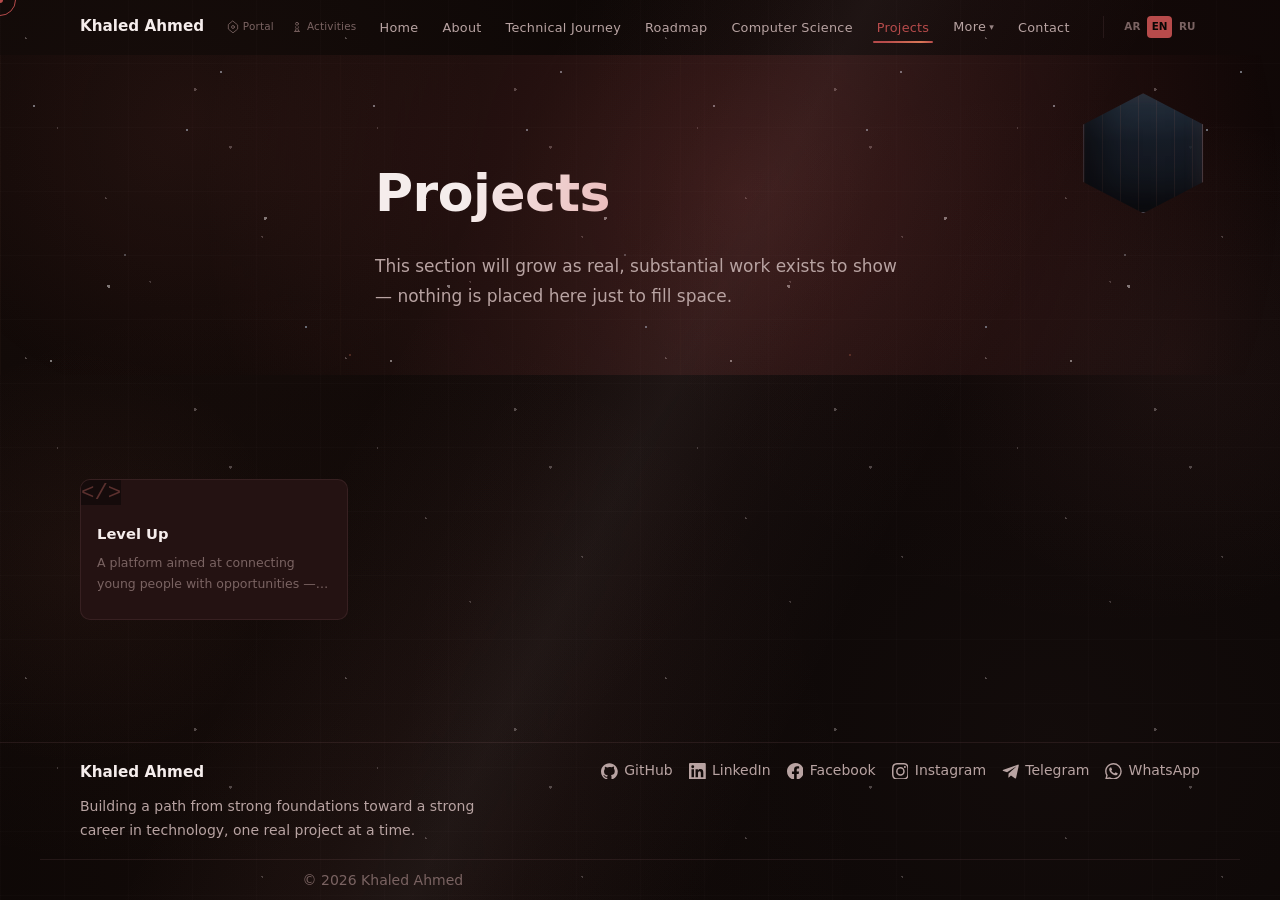
<file: academic/pages/projects.html>
<!DOCTYPE html>
<html lang="en" dir="ltr">
<head>
  <meta charset="UTF-8" />
  <meta name="viewport" content="width=device-width, initial-scale=1.0" />
  <meta name="theme-color" content="#0D0817" />
  <meta name="robots" content="index, follow" />


  <!--
    PHASE 08 — PROJECTS SYSTEM
    The architecture is fully built and ready — data/projects.js,
    this page, and the card renderer all work. The array is simply
    empty right now because there are no real projects yet, per
    Khaled's own note in the original brief. See data/projects.js
    for exactly how to add the first one.
  -->

  <title>Projects — Khaled Ahmed</title>
  <meta name="description" content="Academic and programming projects by Khaled Ahmed — a growing collection of computer science and software projects." />
  <!-- SEO: canonical + Open Graph + Twitter Card.
       DOMAIN is a placeholder — replace https://YOUR_DOMAIN.com
       everywhere once the site has a real domain. -->
  <link rel="canonical" href="https://YOUR_DOMAIN.com/academic/pages/projects.html" />
  <meta property="og:type" content="website" />
  <meta property="og:site_name" content="Khaled Ahmed" />
  <meta property="og:title" content="Projects — Khaled Ahmed" />
  <meta property="og:description" content="Projects — Khaled Ahmed's academic portfolio." />
  <meta property="og:url" content="https://YOUR_DOMAIN.com/academic/pages/projects.html" />
  <meta property="og:image" content="https://YOUR_DOMAIN.com/academic/assets/images/profile.png" />
  <meta name="twitter:card" content="summary" />
  <meta name="twitter:title" content="Projects — Khaled Ahmed" />
  <meta name="twitter:description" content="Projects — Khaled Ahmed's academic portfolio." />
  <meta name="twitter:image" content="https://YOUR_DOMAIN.com/academic/assets/images/profile.png" />


  <link rel="icon" type="image/svg+xml" href="../assets/icons/favicon.svg" />
  <link rel="stylesheet" href="../css/main.css" />
  <link rel="stylesheet" href="../../transition.css" />
</head>
<body>
  <a href="#main-content" class="skip-link" data-i18n="skipToContent">Skip to main content</a>


  <header class="site-header" id="site-header">
    <div class="container header-inner">
      <div class="header-brand">
        <a href="../index.html" class="logo" data-i18n="siteName">Khaled Ahmed</a>
        <div class="site-switch">
          <a href="../index.html" class="site-switch-link" data-i18n-aria-label="navPortal" aria-label="Portal">
            <svg class="site-switch-icon" viewBox="0 0 24 24" fill="none" stroke="currentColor" stroke-width="1.5" stroke-linecap="round" stroke-linejoin="round" aria-hidden="true"><path d="M12 2l8 6.5v7L12 22l-8-6.5v-7z"/><circle cx="12" cy="12" r="2.5"/></svg>
            <span data-i18n="navPortal">Portal</span>
          </a>
          <a href="../../sports/index.html" class="site-switch-link" data-i18n-aria-label="navVolleyball" aria-label="Activities">
            <svg class="site-switch-icon" viewBox="0 0 24 24" fill="none" stroke="currentColor" stroke-width="1.5" stroke-linecap="round" stroke-linejoin="round" aria-hidden="true"><circle cx="12" cy="6.5" r="2.5"/><path d="M9.5 11.5c-.6 1.1.2 2.1 1.3 2.4L9 19.5h6l-1.8-5.6c1.1-.3 1.9-1.3 1.3-2.4"/><path d="M7.5 19.5h9"/></svg>
            <span data-i18n="navVolleyball">Activities</span>
          </a>
        </div>
      </div>

      <button
        class="nav-toggle"
        id="nav-toggle"
        aria-label="Open menu"
        aria-expanded="false"
        aria-controls="primary-nav"
      >
        <span class="nav-toggle-bar"></span>
        <span class="nav-toggle-bar"></span>
        <span class="nav-toggle-bar"></span>
      </button>

      <nav class="primary-nav" id="primary-nav" aria-label="Primary">
        <ul>
          <li><a href="../index.html" class="nav-link" data-nav-link data-i18n="navHome">Home</a></li>
          <li><a href="about.html" class="nav-link" data-nav-link data-i18n="navAbout">About</a></li>
          <li><a href="journey.html" class="nav-link" data-nav-link data-i18n="navJourney">Technical Journey</a></li>
          <li><a href="goals.html" class="nav-link" data-nav-link data-i18n="navGoals">Roadmap</a></li>
          <li><a href="computer-science.html" class="nav-link" data-nav-link data-i18n="navComputerScience">Computer Science</a></li>
          <li><a href="projects.html" class="nav-link" data-nav-link data-i18n="navProjects">Projects</a></li>
          <li class="nav-dropdown" id="work-dropdown">
            <button type="button" class="nav-link nav-dropdown-trigger" id="work-dropdown-trigger" aria-expanded="false" aria-controls="work-dropdown-menu" data-i18n="navMore">
              More <span class="nav-dropdown-arrow" aria-hidden="true">&#9662;</span>
            </button>
            <ul class="nav-dropdown-menu" id="work-dropdown-menu">
              <li><a href="certificates.html" class="nav-link" data-nav-link data-i18n="navCertificates">Certificates &amp; Achievements</a></li>
              <li><a href="research.html" class="nav-link" data-nav-link data-i18n="navResearch">Research</a></li>
              <li><a href="education.html" class="nav-link" data-nav-link data-i18n="navEducation">Education</a></li>
              <li><a href="skills.html" class="nav-link" data-nav-link data-i18n="navSkills">Skills</a></li>
              <li><a href="../../sports/index.html" class="nav-link" data-nav-link data-i18n="navVolleyball">Activities</a></li>
              <li><a href="cv.html" class="nav-link" data-nav-link data-i18n="navCv">CV</a></li>
            </ul>
          </li>
          <li><a href="../index.html#contact" class="nav-link" data-nav-link data-i18n="navContact">Contact</a></li>
        </ul>
        <div class="site-switch-mobile" aria-label="Site navigation">
          <a href="../index.html" class="site-switch-link" data-i18n-aria-label="navPortal" aria-label="Portal">
            <svg class="site-switch-icon" viewBox="0 0 24 24" fill="none" stroke="currentColor" stroke-width="1.5" stroke-linecap="round" stroke-linejoin="round" aria-hidden="true"><path d="M12 2l8 6.5v7L12 22l-8-6.5v-7z"/><circle cx="12" cy="12" r="2.5"/></svg>
            <span data-i18n="navPortal">Portal</span>
          </a>
          <a href="../../sports/index.html" class="site-switch-link" data-i18n-aria-label="navVolleyball" aria-label="Activities">
            <svg class="site-switch-icon" viewBox="0 0 24 24" fill="none" stroke="currentColor" stroke-width="1.5" stroke-linecap="round" stroke-linejoin="round" aria-hidden="true"><circle cx="12" cy="6.5" r="2.5"/><path d="M9.5 11.5c-.6 1.1.2 2.1 1.3 2.4L9 19.5h6l-1.8-5.6c1.1-.3 1.9-1.3 1.3-2.4"/><path d="M7.5 19.5h9"/></svg>
            <span data-i18n="navVolleyball">Activities</span>
          </a>
        </div>
      </nav>
    </div>
  </header>

  <main id="main-content">

    <section class="page-header">
      <div class="hero-starfield" aria-hidden="true"></div>
      <div class="hero-glow" aria-hidden="true"></div>

      <div class="container page-header-inner reveal">
        <h1 data-i18n="navProjects">Projects</h1>
        <p class="section-lead" data-i18n="projectsPageLead">
          This section will grow as real, substantial work exists to
          show — nothing is placed here just to fill space.
        </p>
      </div>
    </section>

    <section class="certificates-full">
      <div class="container">
        <div class="certificates-grid" id="projects-grid"></div>
        <p class="empty-state" id="projects-empty-state" hidden data-i18n="projectsEmpty">
          No projects yet — check back as this section grows.
        </p>
      </div>
    </section>

  </main>

  <footer class="site-footer" id="contact">
    <div class="container footer-inner reveal">
      <div class="footer-brand">
        <p class="logo" data-i18n="siteName">Khaled Ahmed</p>
        <p class="footer-mission" data-i18n="footerMission">
          Building a path from strong foundations toward a strong career
          in technology, one real project at a time.
        </p>
      </div>

      <nav class="footer-socials" data-footer-socials aria-label="Social links" hidden></nav>
    </div>

    <div class="container footer-bottom">
      <p>&copy; <span id="current-year"></span> <span data-i18n="siteName">Khaled Ahmed</span></p>
    </div>
  </footer>

  <script src="../../transition.js" defer></script>
  <script src="../js/cursor.js" defer></script>
  <script src="../data/projects.js" defer></script>
  <script src="../js/projects.js" defer></script>
  <script src="../data/translations.js" defer></script>
  <script src="../js/language.js" defer></script>
  <script src="../js/animations.js" defer></script>
  <script src="../js/navigation.js" defer></script>
  <script src="../js/main.js" defer></script>
  <script src="../data/social.js" defer></script>
  <script src="../js/social.js" defer></script>
  <script src="../js/media-system.js" defer></script>
  <script src="../js/ambient.js" defer></script>
</body>
</html>
</file>
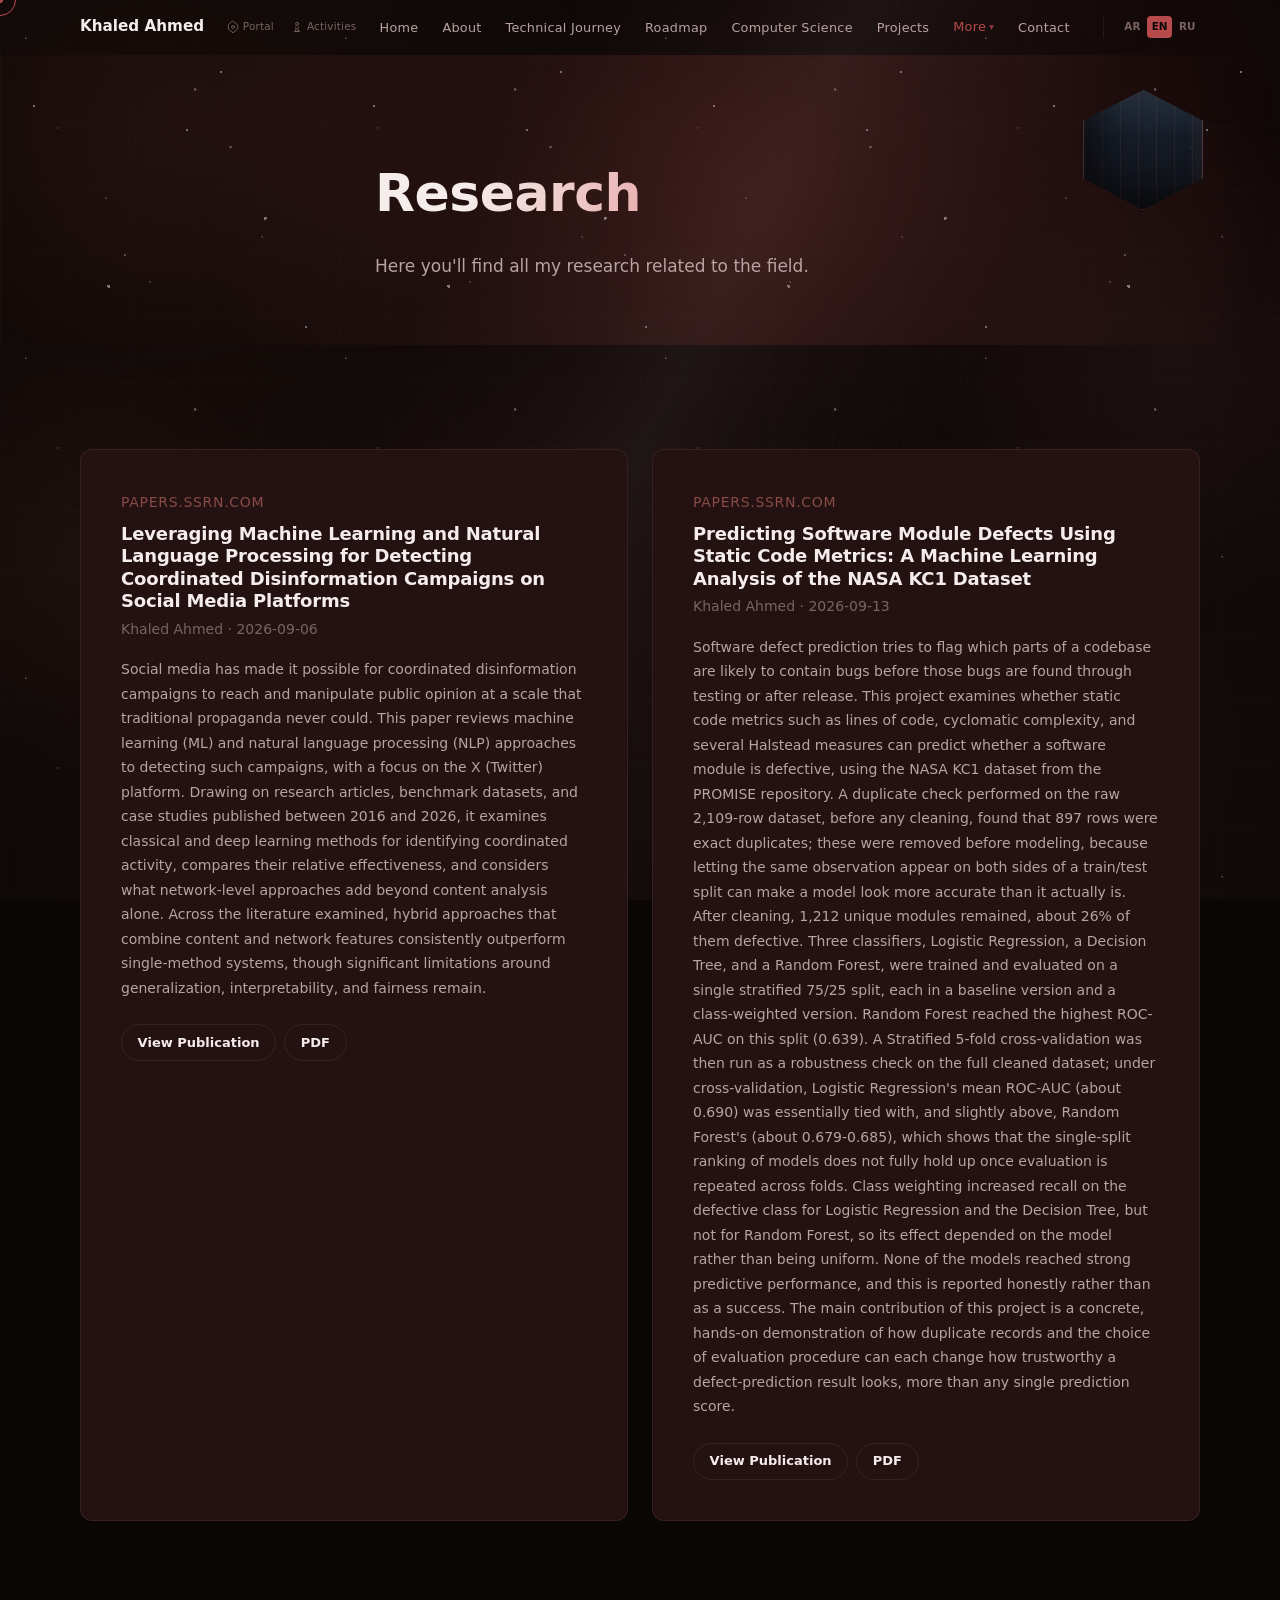
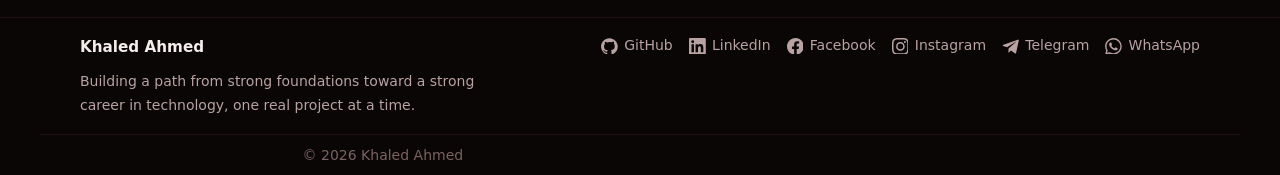
<file: academic/pages/research.html>
<!DOCTYPE html>
<html lang="en" dir="ltr">
<head>
  <meta charset="UTF-8" />
  <meta name="viewport" content="width=device-width, initial-scale=1.0" />
  <meta name="theme-color" content="#0D0817" />
  <meta name="robots" content="index, follow" />


  <!--
    PHASE 09 — RESEARCH SYSTEM
    See data/research.js for entries and the shape to use when
    adding new ones.
  -->

  <title>Research — Khaled Ahmed</title>
  <meta name="description" content="Research interests and publications — Khaled Ahmed's academic portfolio." />
  <!-- SEO: canonical + Open Graph + Twitter Card.
       DOMAIN is a placeholder — replace https://YOUR_DOMAIN.com
       everywhere once the site has a real domain. -->
  <link rel="canonical" href="https://YOUR_DOMAIN.com/academic/pages/research.html" />
  <meta property="og:type" content="website" />
  <meta property="og:site_name" content="Khaled Ahmed" />
  <meta property="og:title" content="Research — Khaled Ahmed" />
  <meta property="og:description" content="Research — Khaled Ahmed's academic portfolio." />
  <meta property="og:url" content="https://YOUR_DOMAIN.com/academic/pages/research.html" />
  <meta property="og:image" content="https://YOUR_DOMAIN.com/academic/assets/images/profile.png" />
  <meta name="twitter:card" content="summary" />
  <meta name="twitter:title" content="Research — Khaled Ahmed" />
  <meta name="twitter:description" content="Research — Khaled Ahmed's academic portfolio." />
  <meta name="twitter:image" content="https://YOUR_DOMAIN.com/academic/assets/images/profile.png" />


  <link rel="icon" type="image/svg+xml" href="../assets/icons/favicon.svg" />
  <link rel="stylesheet" href="../css/main.css" />
  <link rel="stylesheet" href="../../transition.css" />
</head>
<body>
  <a href="#main-content" class="skip-link" data-i18n="skipToContent">Skip to main content</a>


  <header class="site-header" id="site-header">
    <div class="container header-inner">
      <div class="header-brand">
        <a href="../index.html" class="logo" data-i18n="siteName">Khaled Ahmed</a>
        <div class="site-switch">
          <a href="../index.html" class="site-switch-link" data-i18n-aria-label="navPortal" aria-label="Portal">
            <svg class="site-switch-icon" viewBox="0 0 24 24" fill="none" stroke="currentColor" stroke-width="1.5" stroke-linecap="round" stroke-linejoin="round" aria-hidden="true"><path d="M12 2l8 6.5v7L12 22l-8-6.5v-7z"/><circle cx="12" cy="12" r="2.5"/></svg>
            <span data-i18n="navPortal">Portal</span>
          </a>
          <a href="../../sports/index.html" class="site-switch-link" data-i18n-aria-label="navVolleyball" aria-label="Activities">
            <svg class="site-switch-icon" viewBox="0 0 24 24" fill="none" stroke="currentColor" stroke-width="1.5" stroke-linecap="round" stroke-linejoin="round" aria-hidden="true"><circle cx="12" cy="6.5" r="2.5"/><path d="M9.5 11.5c-.6 1.1.2 2.1 1.3 2.4L9 19.5h6l-1.8-5.6c1.1-.3 1.9-1.3 1.3-2.4"/><path d="M7.5 19.5h9"/></svg>
            <span data-i18n="navVolleyball">Activities</span>
          </a>
        </div>
      </div>

      <button
        class="nav-toggle"
        id="nav-toggle"
        aria-label="Open menu"
        aria-expanded="false"
        aria-controls="primary-nav"
      >
        <span class="nav-toggle-bar"></span>
        <span class="nav-toggle-bar"></span>
        <span class="nav-toggle-bar"></span>
      </button>

      <nav class="primary-nav" id="primary-nav" aria-label="Primary">
        <ul>
          <li><a href="../index.html" class="nav-link" data-nav-link data-i18n="navHome">Home</a></li>
          <li><a href="about.html" class="nav-link" data-nav-link data-i18n="navAbout">About</a></li>
          <li><a href="journey.html" class="nav-link" data-nav-link data-i18n="navJourney">Technical Journey</a></li>
          <li><a href="goals.html" class="nav-link" data-nav-link data-i18n="navGoals">Roadmap</a></li>
          <li><a href="computer-science.html" class="nav-link" data-nav-link data-i18n="navComputerScience">Computer Science</a></li>
          <li><a href="projects.html" class="nav-link" data-nav-link data-i18n="navProjects">Projects</a></li>
          <li class="nav-dropdown" id="work-dropdown">
            <button type="button" class="nav-link nav-dropdown-trigger" id="work-dropdown-trigger" aria-expanded="false" aria-controls="work-dropdown-menu" data-i18n="navMore">
              More <span class="nav-dropdown-arrow" aria-hidden="true">&#9662;</span>
            </button>
            <ul class="nav-dropdown-menu" id="work-dropdown-menu">
              <li><a href="certificates.html" class="nav-link" data-nav-link data-i18n="navCertificates">Certificates &amp; Achievements</a></li>
              <li><a href="research.html" class="nav-link" data-nav-link data-i18n="navResearch">Research</a></li>
              <li><a href="education.html" class="nav-link" data-nav-link data-i18n="navEducation">Education</a></li>
              <li><a href="skills.html" class="nav-link" data-nav-link data-i18n="navSkills">Skills</a></li>
              <li><a href="../../sports/index.html" class="nav-link" data-nav-link data-i18n="navVolleyball">Activities</a></li>
              <li><a href="cv.html" class="nav-link" data-nav-link data-i18n="navCv">CV</a></li>
            </ul>
          </li>
          <li><a href="../index.html#contact" class="nav-link" data-nav-link data-i18n="navContact">Contact</a></li>
        </ul>
        <div class="site-switch-mobile" aria-label="Site navigation">
          <a href="../index.html" class="site-switch-link" data-i18n-aria-label="navPortal" aria-label="Portal">
            <svg class="site-switch-icon" viewBox="0 0 24 24" fill="none" stroke="currentColor" stroke-width="1.5" stroke-linecap="round" stroke-linejoin="round" aria-hidden="true"><path d="M12 2l8 6.5v7L12 22l-8-6.5v-7z"/><circle cx="12" cy="12" r="2.5"/></svg>
            <span data-i18n="navPortal">Portal</span>
          </a>
          <a href="../../sports/index.html" class="site-switch-link" data-i18n-aria-label="navVolleyball" aria-label="Activities">
            <svg class="site-switch-icon" viewBox="0 0 24 24" fill="none" stroke="currentColor" stroke-width="1.5" stroke-linecap="round" stroke-linejoin="round" aria-hidden="true"><circle cx="12" cy="6.5" r="2.5"/><path d="M9.5 11.5c-.6 1.1.2 2.1 1.3 2.4L9 19.5h6l-1.8-5.6c1.1-.3 1.9-1.3 1.3-2.4"/><path d="M7.5 19.5h9"/></svg>
            <span data-i18n="navVolleyball">Activities</span>
          </a>
        </div>
      </nav>
    </div>
  </header>

  <main id="main-content">

    <section class="page-header">
      <div class="hero-starfield" aria-hidden="true"></div>
      <div class="hero-glow" aria-hidden="true"></div>

      <div class="container page-header-inner reveal">
        <h1 data-i18n="navResearch">Research</h1>
        <p class="section-lead" data-i18n="researchPageLead">
          Here you'll find all my research related to the field.
        </p>
      </div>
    </section>

    <section class="certificates-full">
      <div class="container">
        <div class="certificates-grid" id="research-grid"></div>
        <p class="empty-state" id="research-empty-state" hidden data-i18n="researchEmpty">
          No research published yet — check back as this section grows.
        </p>
      </div>
    </section>

  </main>

  <footer class="site-footer" id="contact">
    <div class="container footer-inner reveal">
      <div class="footer-brand">
        <p class="logo" data-i18n="siteName">Khaled Ahmed</p>
        <p class="footer-mission" data-i18n="footerMission">
          Building a path from strong foundations toward a strong career
          in technology, one real project at a time.
        </p>
      </div>

      <nav class="footer-socials" data-footer-socials aria-label="Social links" hidden></nav>
    </div>

    <div class="container footer-bottom">
      <p>&copy; <span id="current-year"></span> <span data-i18n="siteName">Khaled Ahmed</span></p>
    </div>
  </footer>

  <script src="../../transition.js" defer></script>
  <script src="../js/cursor.js" defer></script>
  <script src="../data/research.js" defer></script>
  <script src="../js/research.js" defer></script>
  <script src="../data/translations.js" defer></script>
  <script src="../js/language.js" defer></script>
  <script src="../js/animations.js" defer></script>
  <script src="../js/navigation.js" defer></script>
  <script src="../js/main.js" defer></script>
  <script src="../data/social.js" defer></script>
  <script src="../js/social.js" defer></script>
  <script src="../js/media-system.js" defer></script>
  <script src="../js/ambient.js" defer></script>
</body>
</html>
</file>
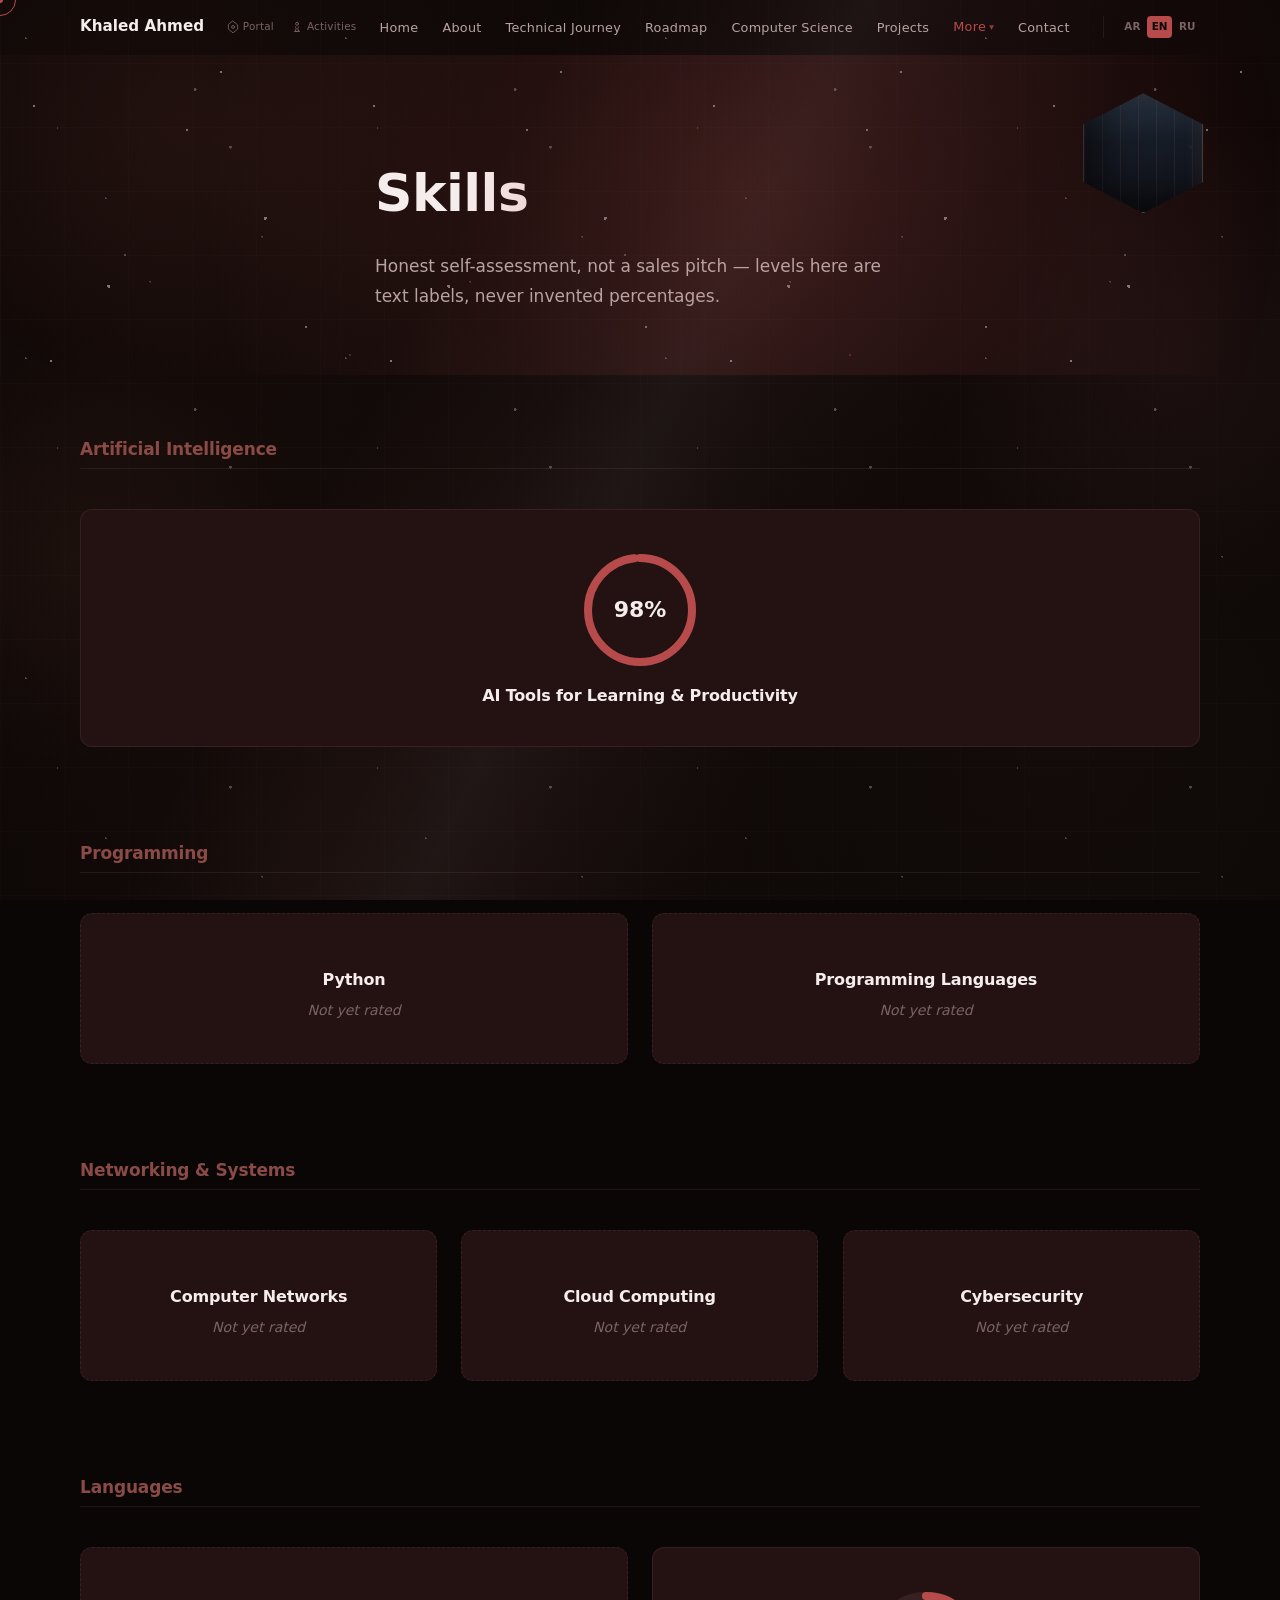
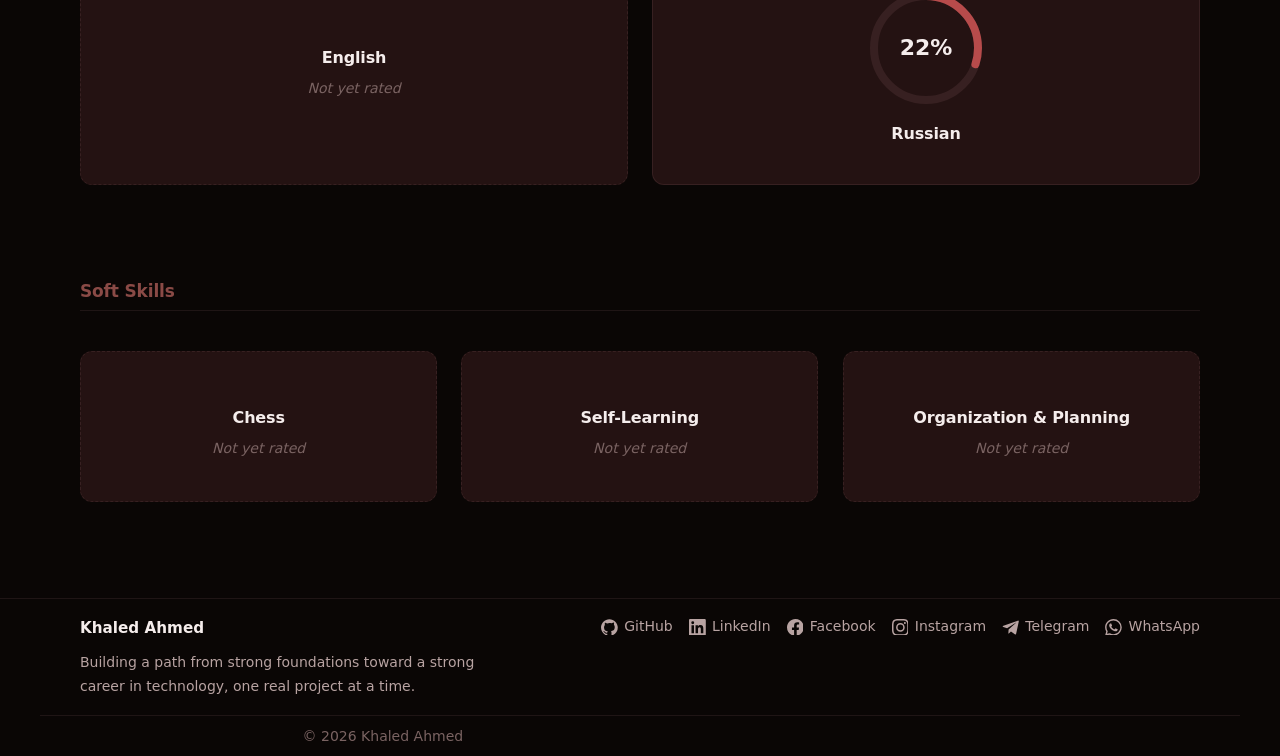
<file: academic/pages/skills.html>
<!DOCTYPE html>
<html lang="en" dir="ltr">
<head>
  <meta charset="UTF-8" />
  <meta name="viewport" content="width=device-width, initial-scale=1.0" />
  <meta name="theme-color" content="#0D0817" />
  <meta name="robots" content="index, follow" />


  <!--
    PHASE 10 — SKILLS SYSTEM
    Skills grouped by category, each with an honest text-label
    level (never a percentage). See data/skills.js for the scale
    and how to add or update a skill.
  -->

  <title>Skills — Khaled Ahmed</title>
  <meta name="description" content="Technical and academic skills — programming, networks, cloud computing, cybersecurity, and languages — with honest proficiency assessments." />
  <!-- SEO: canonical + Open Graph + Twitter Card.
       DOMAIN is a placeholder — replace https://YOUR_DOMAIN.com
       everywhere once the site has a real domain. -->
  <link rel="canonical" href="https://YOUR_DOMAIN.com/academic/pages/skills.html" />
  <meta property="og:type" content="website" />
  <meta property="og:site_name" content="Khaled Ahmed" />
  <meta property="og:title" content="Skills — Khaled Ahmed" />
  <meta property="og:description" content="Skills — Khaled Ahmed's academic portfolio." />
  <meta property="og:url" content="https://YOUR_DOMAIN.com/academic/pages/skills.html" />
  <meta property="og:image" content="https://YOUR_DOMAIN.com/academic/assets/images/profile.png" />
  <meta name="twitter:card" content="summary" />
  <meta name="twitter:title" content="Skills — Khaled Ahmed" />
  <meta name="twitter:description" content="Skills — Khaled Ahmed's academic portfolio." />
  <meta name="twitter:image" content="https://YOUR_DOMAIN.com/academic/assets/images/profile.png" />


  <link rel="icon" type="image/svg+xml" href="../assets/icons/favicon.svg" />
  <link rel="stylesheet" href="../css/main.css" />
  <link rel="stylesheet" href="../../transition.css" />
</head>
<body>
  <a href="#main-content" class="skip-link" data-i18n="skipToContent">Skip to main content</a>


  <header class="site-header" id="site-header">
    <div class="container header-inner">
      <div class="header-brand">
        <a href="../index.html" class="logo" data-i18n="siteName">Khaled Ahmed</a>
        <div class="site-switch">
          <a href="../index.html" class="site-switch-link" data-i18n-aria-label="navPortal" aria-label="Portal">
            <svg class="site-switch-icon" viewBox="0 0 24 24" fill="none" stroke="currentColor" stroke-width="1.5" stroke-linecap="round" stroke-linejoin="round" aria-hidden="true"><path d="M12 2l8 6.5v7L12 22l-8-6.5v-7z"/><circle cx="12" cy="12" r="2.5"/></svg>
            <span data-i18n="navPortal">Portal</span>
          </a>
          <a href="../../sports/index.html" class="site-switch-link" data-i18n-aria-label="navVolleyball" aria-label="Activities">
            <svg class="site-switch-icon" viewBox="0 0 24 24" fill="none" stroke="currentColor" stroke-width="1.5" stroke-linecap="round" stroke-linejoin="round" aria-hidden="true"><circle cx="12" cy="6.5" r="2.5"/><path d="M9.5 11.5c-.6 1.1.2 2.1 1.3 2.4L9 19.5h6l-1.8-5.6c1.1-.3 1.9-1.3 1.3-2.4"/><path d="M7.5 19.5h9"/></svg>
            <span data-i18n="navVolleyball">Activities</span>
          </a>
        </div>
      </div>

      <button
        class="nav-toggle"
        id="nav-toggle"
        aria-label="Open menu"
        aria-expanded="false"
        aria-controls="primary-nav"
      >
        <span class="nav-toggle-bar"></span>
        <span class="nav-toggle-bar"></span>
        <span class="nav-toggle-bar"></span>
      </button>

      <nav class="primary-nav" id="primary-nav" aria-label="Primary">
        <ul>
          <li><a href="../index.html" class="nav-link" data-nav-link data-i18n="navHome">Home</a></li>
          <li><a href="about.html" class="nav-link" data-nav-link data-i18n="navAbout">About</a></li>
          <li><a href="journey.html" class="nav-link" data-nav-link data-i18n="navJourney">Technical Journey</a></li>
          <li><a href="goals.html" class="nav-link" data-nav-link data-i18n="navGoals">Roadmap</a></li>
          <li><a href="computer-science.html" class="nav-link" data-nav-link data-i18n="navComputerScience">Computer Science</a></li>
          <li><a href="projects.html" class="nav-link" data-nav-link data-i18n="navProjects">Projects</a></li>
          <li class="nav-dropdown" id="work-dropdown">
            <button type="button" class="nav-link nav-dropdown-trigger" id="work-dropdown-trigger" aria-expanded="false" aria-controls="work-dropdown-menu" data-i18n="navMore">
              More <span class="nav-dropdown-arrow" aria-hidden="true">&#9662;</span>
            </button>
            <ul class="nav-dropdown-menu" id="work-dropdown-menu">
              <li><a href="certificates.html" class="nav-link" data-nav-link data-i18n="navCertificates">Certificates &amp; Achievements</a></li>
              <li><a href="research.html" class="nav-link" data-nav-link data-i18n="navResearch">Research</a></li>
              <li><a href="education.html" class="nav-link" data-nav-link data-i18n="navEducation">Education</a></li>
              <li><a href="skills.html" class="nav-link" data-nav-link data-i18n="navSkills">Skills</a></li>
              <li><a href="../../sports/index.html" class="nav-link" data-nav-link data-i18n="navVolleyball">Activities</a></li>
              <li><a href="cv.html" class="nav-link" data-nav-link data-i18n="navCv">CV</a></li>
            </ul>
          </li>
          <li><a href="../index.html#contact" class="nav-link" data-nav-link data-i18n="navContact">Contact</a></li>
        </ul>
        <div class="site-switch-mobile" aria-label="Site navigation">
          <a href="../index.html" class="site-switch-link" data-i18n-aria-label="navPortal" aria-label="Portal">
            <svg class="site-switch-icon" viewBox="0 0 24 24" fill="none" stroke="currentColor" stroke-width="1.5" stroke-linecap="round" stroke-linejoin="round" aria-hidden="true"><path d="M12 2l8 6.5v7L12 22l-8-6.5v-7z"/><circle cx="12" cy="12" r="2.5"/></svg>
            <span data-i18n="navPortal">Portal</span>
          </a>
          <a href="../../sports/index.html" class="site-switch-link" data-i18n-aria-label="navVolleyball" aria-label="Activities">
            <svg class="site-switch-icon" viewBox="0 0 24 24" fill="none" stroke="currentColor" stroke-width="1.5" stroke-linecap="round" stroke-linejoin="round" aria-hidden="true"><circle cx="12" cy="6.5" r="2.5"/><path d="M9.5 11.5c-.6 1.1.2 2.1 1.3 2.4L9 19.5h6l-1.8-5.6c1.1-.3 1.9-1.3 1.3-2.4"/><path d="M7.5 19.5h9"/></svg>
            <span data-i18n="navVolleyball">Activities</span>
          </a>
        </div>
      </nav>
    </div>
  </header>

  <main id="main-content">

    <section class="page-header">
      <div class="hero-starfield" aria-hidden="true"></div>
      <div class="hero-glow" aria-hidden="true"></div>

      <div class="container page-header-inner reveal">
        <h1 data-i18n="navSkills">Skills</h1>
        <p class="section-lead" data-i18n="skillsPageLead">
          Honest self-assessment, not a sales pitch — levels here are
          text labels, never invented percentages.
        </p>
      </div>
    </section>

    <section class="skills-section">
      <div class="container">
        <div id="skills-groups"></div>
        <p class="empty-state" id="skills-empty-state" hidden data-i18n="skillsEmpty">
          No skill levels recorded yet.
        </p>
      </div>
    </section>

  </main>

  <footer class="site-footer" id="contact">
    <div class="container footer-inner reveal">
      <div class="footer-brand">
        <p class="logo" data-i18n="siteName">Khaled Ahmed</p>
        <p class="footer-mission" data-i18n="footerMission">
          Building a path from strong foundations toward a strong career
          in technology, one real project at a time.
        </p>
      </div>

      <nav class="footer-socials" data-footer-socials aria-label="Social links" hidden></nav>
    </div>

    <div class="container footer-bottom">
      <p>&copy; <span id="current-year"></span> <span data-i18n="siteName">Khaled Ahmed</span></p>
    </div>
  </footer>

  <script src="../../transition.js" defer></script>
  <script src="../js/cursor.js" defer></script>
  <script src="../data/skills.js" defer></script>
  <script src="../js/skills.js" defer></script>
  <script src="../data/translations.js" defer></script>
  <script src="../js/language.js" defer></script>
  <script src="../js/animations.js" defer></script>
  <script src="../js/navigation.js" defer></script>
  <script src="../js/main.js" defer></script>
  <script src="../data/social.js" defer></script>
  <script src="../js/social.js" defer></script>
  <script src="../js/media-system.js" defer></script>
  <script src="../js/ambient.js" defer></script>
</body>
</html>
</file>
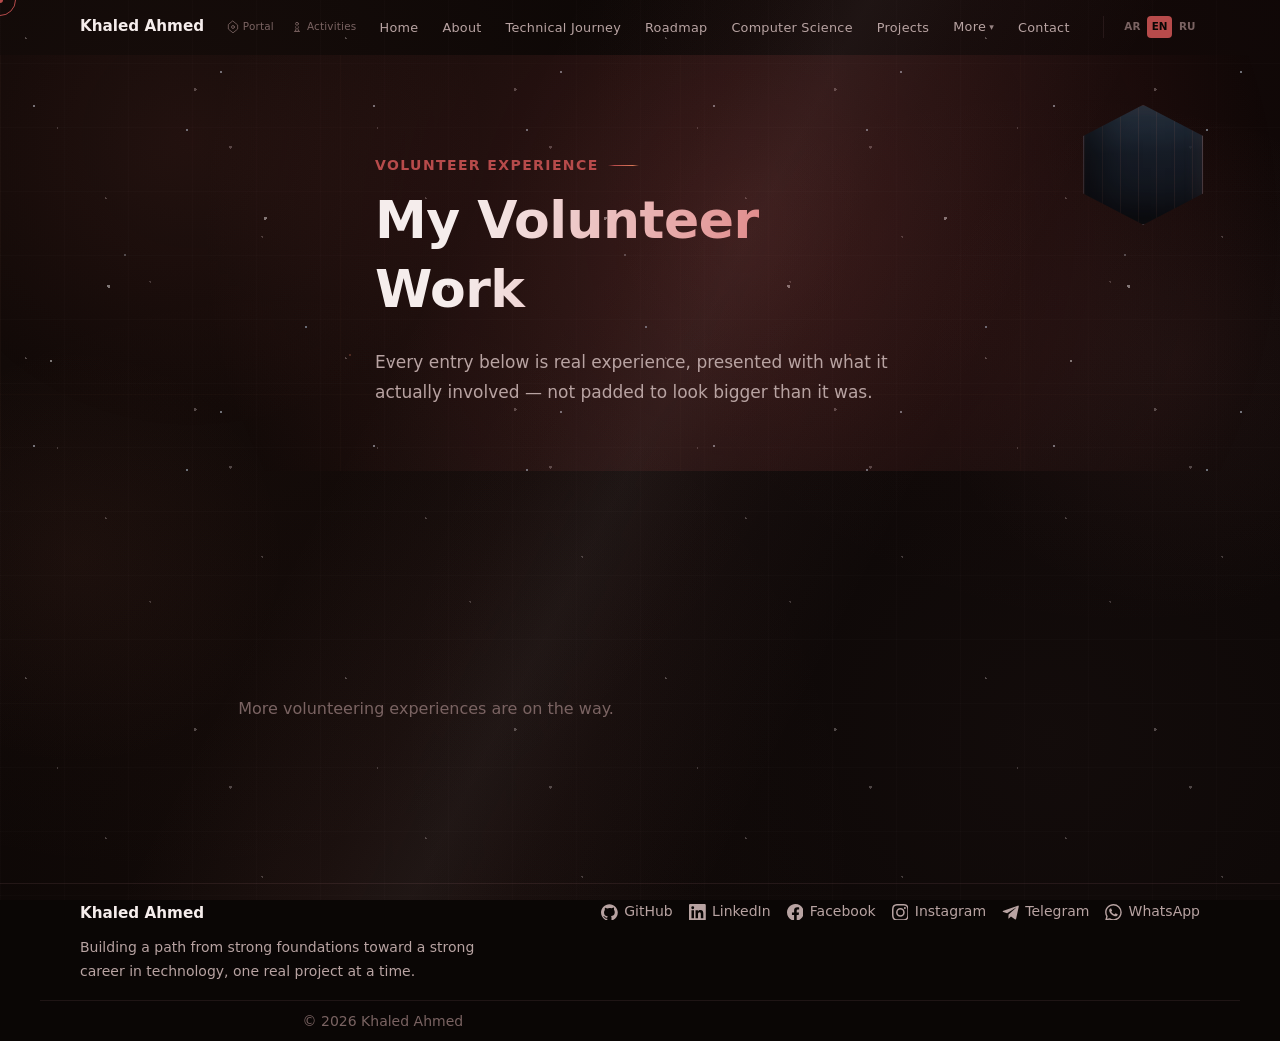
<file: academic/pages/volunteering.html>
<!DOCTYPE html>
<html lang="en" dir="ltr">
<head>
  <meta charset="UTF-8" />
  <meta name="viewport" content="width=device-width, initial-scale=1.0" />
  <meta name="theme-color" content="#0D0817" />
  <meta name="robots" content="index, follow" />


  <!--
    PHASE 05 — VOLUNTEER EXPERIENCE SYSTEM
    Every entry from data/volunteering.js, shown as a professional
    timeline. Simpler than Certificates on purpose — no search,
    filter, or modal — per the scope agreed for this phase.
  -->

  <title>Volunteer Experience — Khaled Ahmed</title>
  <meta name="description" content="Volunteer experience and community contributions by Khaled Ahmed — real experience, honestly presented." />
  <!-- SEO: canonical + Open Graph + Twitter Card.
       DOMAIN is a placeholder — replace https://YOUR_DOMAIN.com
       everywhere once the site has a real domain. -->
  <link rel="canonical" href="https://YOUR_DOMAIN.com/academic/pages/volunteering.html" />
  <meta property="og:type" content="website" />
  <meta property="og:site_name" content="Khaled Ahmed" />
  <meta property="og:title" content="Volunteer Experience — Khaled Ahmed" />
  <meta property="og:description" content="Volunteer experience — Khaled Ahmed's academic portfolio." />
  <meta property="og:url" content="https://YOUR_DOMAIN.com/academic/pages/volunteering.html" />
  <meta property="og:image" content="https://YOUR_DOMAIN.com/academic/assets/images/profile.png" />
  <meta name="twitter:card" content="summary" />
  <meta name="twitter:title" content="Volunteer Experience — Khaled Ahmed" />
  <meta name="twitter:description" content="Volunteer experience — Khaled Ahmed's academic portfolio." />
  <meta name="twitter:image" content="https://YOUR_DOMAIN.com/academic/assets/images/profile.png" />


  <link rel="icon" type="image/svg+xml" href="../assets/icons/favicon.svg" />
  <link rel="stylesheet" href="../css/main.css" />
  <link rel="stylesheet" href="../../transition.css" />
</head>
<body>
  <a href="#main-content" class="skip-link" data-i18n="skipToContent">Skip to main content</a>


  <header class="site-header" id="site-header">
    <div class="container header-inner">
      <div class="header-brand">
        <a href="../index.html" class="logo" data-i18n="siteName">Khaled Ahmed</a>
        <div class="site-switch">
          <a href="../index.html" class="site-switch-link" data-i18n-aria-label="navPortal" aria-label="Portal">
            <svg class="site-switch-icon" viewBox="0 0 24 24" fill="none" stroke="currentColor" stroke-width="1.5" stroke-linecap="round" stroke-linejoin="round" aria-hidden="true"><path d="M12 2l8 6.5v7L12 22l-8-6.5v-7z"/><circle cx="12" cy="12" r="2.5"/></svg>
            <span data-i18n="navPortal">Portal</span>
          </a>
          <a href="../../sports/index.html" class="site-switch-link" data-i18n-aria-label="navVolleyball" aria-label="Activities">
            <svg class="site-switch-icon" viewBox="0 0 24 24" fill="none" stroke="currentColor" stroke-width="1.5" stroke-linecap="round" stroke-linejoin="round" aria-hidden="true"><circle cx="12" cy="6.5" r="2.5"/><path d="M9.5 11.5c-.6 1.1.2 2.1 1.3 2.4L9 19.5h6l-1.8-5.6c1.1-.3 1.9-1.3 1.3-2.4"/><path d="M7.5 19.5h9"/></svg>
            <span data-i18n="navVolleyball">Activities</span>
          </a>
        </div>
      </div>

      <button
        class="nav-toggle"
        id="nav-toggle"
        aria-label="Open menu"
        aria-expanded="false"
        aria-controls="primary-nav"
      >
        <span class="nav-toggle-bar"></span>
        <span class="nav-toggle-bar"></span>
        <span class="nav-toggle-bar"></span>
      </button>

      <nav class="primary-nav" id="primary-nav" aria-label="Primary">
        <ul>
          <li><a href="../index.html" class="nav-link" data-nav-link data-i18n="navHome">Home</a></li>
          <li><a href="about.html" class="nav-link" data-nav-link data-i18n="navAbout">About</a></li>
          <li><a href="journey.html" class="nav-link" data-nav-link data-i18n="navJourney">Technical Journey</a></li>
          <li><a href="goals.html" class="nav-link" data-nav-link data-i18n="navGoals">Roadmap</a></li>
          <li><a href="computer-science.html" class="nav-link" data-nav-link data-i18n="navComputerScience">Computer Science</a></li>
          <li><a href="projects.html" class="nav-link" data-nav-link data-i18n="navProjects">Projects</a></li>
          <li class="nav-dropdown" id="work-dropdown">
            <button type="button" class="nav-link nav-dropdown-trigger" id="work-dropdown-trigger" aria-expanded="false" aria-controls="work-dropdown-menu" data-i18n="navMore">
              More <span class="nav-dropdown-arrow" aria-hidden="true">&#9662;</span>
            </button>
            <ul class="nav-dropdown-menu" id="work-dropdown-menu">
              <li><a href="certificates.html" class="nav-link" data-nav-link data-i18n="navCertificates">Certificates &amp; Achievements</a></li>
              <li><a href="research.html" class="nav-link" data-nav-link data-i18n="navResearch">Research</a></li>
              <li><a href="education.html" class="nav-link" data-nav-link data-i18n="navEducation">Education</a></li>
              <li><a href="skills.html" class="nav-link" data-nav-link data-i18n="navSkills">Skills</a></li>
              <li><a href="../../sports/index.html" class="nav-link" data-nav-link data-i18n="navVolleyball">Activities</a></li>
              <li><a href="cv.html" class="nav-link" data-nav-link data-i18n="navCv">CV</a></li>
            </ul>
          </li>
          <li><a href="../index.html#contact" class="nav-link" data-nav-link data-i18n="navContact">Contact</a></li>
        </ul>
        <div class="site-switch-mobile" aria-label="Site navigation">
          <a href="../index.html" class="site-switch-link" data-i18n-aria-label="navPortal" aria-label="Portal">
            <svg class="site-switch-icon" viewBox="0 0 24 24" fill="none" stroke="currentColor" stroke-width="1.5" stroke-linecap="round" stroke-linejoin="round" aria-hidden="true"><path d="M12 2l8 6.5v7L12 22l-8-6.5v-7z"/><circle cx="12" cy="12" r="2.5"/></svg>
            <span data-i18n="navPortal">Portal</span>
          </a>
          <a href="../../sports/index.html" class="site-switch-link" data-i18n-aria-label="navVolleyball" aria-label="Activities">
            <svg class="site-switch-icon" viewBox="0 0 24 24" fill="none" stroke="currentColor" stroke-width="1.5" stroke-linecap="round" stroke-linejoin="round" aria-hidden="true"><circle cx="12" cy="6.5" r="2.5"/><path d="M9.5 11.5c-.6 1.1.2 2.1 1.3 2.4L9 19.5h6l-1.8-5.6c1.1-.3 1.9-1.3 1.3-2.4"/><path d="M7.5 19.5h9"/></svg>
            <span data-i18n="navVolleyball">Activities</span>
          </a>
        </div>
      </nav>
    </div>
  </header>

  <main id="main-content">

    <section class="page-header">
      <div class="hero-starfield" aria-hidden="true"></div>
      <div class="hero-glow" aria-hidden="true"></div>

      <div class="container page-header-inner reveal">
        <p class="eyebrow" data-i18n="volunteeringEyebrow">Volunteer Experience</p>
        <h1 data-i18n="volunteeringPageTitle">Contributing Beyond the Classroom</h1>
        <p class="section-lead" data-i18n="volunteeringPageLead">
          Every entry below is real experience, presented with what it
          actually involved — not padded to look bigger than it was.
        </p>
      </div>
    </section>

    <!-- ============================================================
         VOLUNTEERING — data-driven event grid
         Renders every type:"volunteering" entry from data/events.js
         through the universal EventSystem (js/media-system.js): the
         same premium card, hover-emerge, detail modal, fullscreen
         viewer, gallery and video used everywhere else on the site.
         Add real experiences to events.js and they appear here with
         zero markup changes. If there are none, the honest empty
         state below shows instead.
    ============================================================= -->
    <section class="journey">
      <div class="container">
        <div class="certificates-grid" data-events-grid data-events-type="volunteering"></div>
        <p class="empty-state" data-events-empty hidden data-i18n="volunteeringEmpty">
          More volunteering experiences are on the way.
        </p>
      </div>
    </section>

  </main>

  <footer class="site-footer" id="contact">
    <div class="container footer-inner reveal">
      <div class="footer-brand">
        <p class="logo" data-i18n="siteName">Khaled Ahmed</p>
        <p class="footer-mission" data-i18n="footerMission">
          Building a path from strong foundations toward a strong career
          in technology, one real project at a time.
        </p>
      </div>

      <nav class="footer-socials" data-footer-socials aria-label="Social links" hidden></nav>
    </div>

    <div class="container footer-bottom">
      <p>&copy; <span id="current-year"></span> <span data-i18n="siteName">Khaled Ahmed</span></p>
    </div>
  </footer>

  <script src="../../transition.js" defer></script>
  <script src="../js/cursor.js" defer></script>
  <script src="../data/volunteering.js" defer></script>
  <script src="../js/volunteering.js" defer></script>
  <script src="../data/translations.js" defer></script>
  <script src="../js/language.js" defer></script>
  <script src="../js/animations.js" defer></script>
  <script src="../js/navigation.js" defer></script>
  <script src="../js/main.js" defer></script>
  <script src="../data/social.js" defer></script>
  <script src="../js/social.js" defer></script>
  <script src="../data/events.js" defer></script>
  <script src="../js/media-system.js" defer></script>
  <script src="../js/ambient.js" defer></script>
</body>
</html>
</file>
<file: academic/css/main.css>
/* ============================================================
   MAIN.CSS — Foundation layer
   Contains: CSS reset, design tokens (custom properties), and
   base element styling. This file is the single source of truth
   for the visual language of the whole site.

   This is the SINGLE stylesheet for the Academic world and the
   Portal: tokens, base, layout, components, world-specific rules,
   responsive breakpoints, and motion all live here — no separate
   animations/responsive files.
   ============================================================= */

/* ------------------------------------------------------------
   1. RESET
   A light, modern reset — not a full Normalize.css. Keeps
   default browser behavior where it's harmless, removes it
   where it fights our design.
------------------------------------------------------------- */
*,
*::before,
*::after {
  box-sizing: border-box;
  margin: 0;
  padding: 0;
}

html {
  scroll-behavior: smooth;
  scroll-padding-top: 80px;
}

body {
  position: relative;
  z-index: 0;
  font-family: var(--font-body);
  background-color: var(--color-bg-primary);
  color: var(--color-text-primary);
  line-height: 1.7;
  -webkit-font-smoothing: antialiased;
  overflow-x: clip;
}

/* ------------------------------------------------------------
   SITE-WIDE TECHNICAL BACKDROP — v1.3.0, restyled for the CS theme
   Two fixed, STATIC layers sitting behind ALL content on every
   page that loads this stylesheet (the whole Academic side + the
   root Portal) — a continuous, quiet circuit-grid the content
   floats over, on every page and as you scroll.

   Why static (no animation):
   - performance-first — a fixed element painted once has zero
     per-frame or scroll cost, unlike the Hero's animated grid
   - "premium, not overloaded" — moving technical detail stays
     scoped to the homepage Hero (see section 6); repeating motion
     on every page and behind every section would read as noise

   Why very low opacity:
   - many sections (intro, certificates, journey, skills, CTA, and
     most internal-page bodies) have no opaque background of their
     own, so this shows straight through them — it must never fight
     text contrast. Sections that DO set --color-bg-secondary stay
     opaque and cover it, which is what gives depth on scroll.

   Layering: body paints its base color first; ::before (ambient
   glow) then ::after (grid + nodes) sit at z-index:-1 — above that
   base color but below every piece of content and every positioned
   element (sticky header z100, modal z200, cursor z999, transition
   z9999). No markup is touched — it applies to existing and future
   pages automatically. Hidden entirely in the print stylesheet below.
------------------------------------------------------------- */
body::before,
body::after {
  content: '';
  position: fixed;
  inset: 0;
  z-index: -1;
  pointer-events: none;
}

/* Ambient glow: quiet, diffuse fields of icy cyan and muted violet
   light. Gold warmth echoes the achievement accent. Kept faint for
   contrast — technical lighting, not decoration. */
body::before {
  background:
    radial-gradient(1200px circle at 12% 18%, rgba(196, 111, 90, 0.06), transparent 60%),
    radial-gradient(1000px circle at 88% 10%, rgba(201, 76, 80, 0.04), transparent 55%),
    radial-gradient(1100px circle at 82% 82%, rgba(168, 114, 116, 0.05), transparent 60%),
    radial-gradient(900px circle at 22% 96%, rgba(196, 111, 90, 0.04), transparent 65%);
}

/* Far circuit grid: hairline grid lines with a scatter of slightly
   brighter "via" points at a few intersections — a quiet PCB-style
   texture. Fixed, so the grid holds still while content scrolls
   over it. Kept faint (opacity 0.35) so it reads as texture, never
   as visual noise. The Hero keeps its own denser, animated grid
   layer on top of this. */
body::after {
  background-image:
    linear-gradient(90deg, rgba(248, 232, 233, 0.05) 1px, transparent 1px),
    linear-gradient(0deg, rgba(248, 232, 233, 0.05) 1px, transparent 1px),
    radial-gradient(1px 1px at 8% 12%, rgba(248, 232, 233, 0.8) 100%, transparent),
    radial-gradient(1px 1px at 33% 62%, rgba(248, 232, 233, 0.7) 100%, transparent),
    radial-gradient(1.5px 1.5px at 61% 28%, rgba(248, 232, 233, 0.8) 100%, transparent),
    radial-gradient(1px 1px at 82% 74%, rgba(248, 232, 233, 0.65) 100%, transparent),
    radial-gradient(1px 1px at 47% 88%, rgba(248, 232, 233, 0.6) 100%, transparent),
    radial-gradient(1.5px 1.5px at 72% 46%, rgba(248, 232, 233, 0.75) 100%, transparent),
    radial-gradient(1px 1px at 18% 40%, rgba(248, 232, 233, 0.6) 100%, transparent);
  background-repeat: repeat;
  background-size: 64px 64px, 64px 64px, 320px 320px, 320px 320px, 320px 320px, 320px 320px, 320px 320px, 320px 320px, 320px 320px;
  opacity: 0.35;
}

img,
picture,
video {
  display: block;
  max-width: 100%;
}

a {
  color: inherit;
  text-decoration: none;
}

button {
  font: inherit;
  cursor: pointer;
  background: none;
  border: none;
}

ul,
ol {
  list-style: none;
}

/* Respect users who prefer reduced motion — required from Phase 01 onward,
   not bolted on later. Every animation we add in future phases must honor this. */
@media (prefers-reduced-motion: reduce) {
  *,
  *::before,
  *::after {
    animation-duration: 0.01ms !important;
    animation-iteration-count: 1 !important;
    transition-duration: 0.01ms !important;
    scroll-behavior: auto !important;
  }
}

/* Visible keyboard focus everywhere — required from Phase 01 onward
   per the accessibility brief, not just on nav links. */
:focus-visible {
  outline: 2px solid var(--color-accent);
  outline-offset: 3px;
}

/* Text selection — carries the cosmic identity into a native UI detail. */
::selection {
  background: rgba(196, 111, 90, 0.30);
  color: var(--color-text-primary);
}

/* Skip-to-content link: invisible until a keyboard user Tabs to it —
   the very first focusable thing on every page, letting them jump
   straight past the header/nav to the actual content. */
.skip-link {
  position: absolute;
  top: -100%;
  inset-inline-start: var(--space-3);
  z-index: 1000;
  padding: 0.75em 1.25em;
  background-color: var(--color-accent);
  color: var(--color-bg-primary);
  font-weight: 600;
  border-radius: 8px;
  transition: top var(--transition-fast);
}

.skip-link:focus {
  top: var(--space-3);
}

/* ------------------------------------------------------------
   2. DESIGN TOKENS
   Every color, font and spacing value used anywhere on the site
   should come from here. Nothing should be hardcoded in a
   component's own styles — that's what keeps the design
   consistent as the site grows across 18 phases.
------------------------------------------------------------- */
:root {

  /* --- Color: "Crimson Eclipse" palette ---
     A personal scientific identity re-tuned to match the Hero:
     near-black as the cosmos, crimson red for achievement/highlight,
     warm coral as the secondary accent, muted brick-red as the
     tertiary accent. */
  --color-bg-primary:     #0A0605;   /* near-black, warm red undertone — main background */
  --color-bg-secondary:   #150B0B;   /* slightly lifted black-red — section separation */
  --color-surface:        #241212;   /* card / panel surfaces */
  --color-surface-raised:  #2E1717;   /* nested / elevated surfaces — a touch lighter for depth */
  --color-border:         rgba(220, 160, 162, 0.10);
  --color-border-strong:  rgba(230, 170, 172, 0.22);

  --color-accent:           #B74B4B;   /* crimson red — achievement/highlight */
  --color-accent-bright:    #D96A6A;   /* brighter crimson — highlights, gradient stops */
  --color-accent-secondary: #D97757;   /* warm coral — data/science/interactive */
  --color-accent-muted:     #8A4A46;   /* muted brick red — secondary labels */

  --color-text-primary:   #F5EDEC;   /* warm white — headings */
  --color-text-secondary: #B8A3A2;   /* warm silver — body copy (easier to read) */
  --color-text-faint:     #7A6362;   /* muted warm gray — labels */

  /* --- Typography ---
     Font FILES are loaded starting Phase 02 / finalized in Phase 12
     (multilingual). For now these are system-font stacks so the
     page renders correctly without external requests. */
  --font-display: 'Space Grotesk', 'Segoe UI', 'IBM Plex Sans', system-ui, sans-serif;
  --font-body:    'IBM Plex Sans', 'Segoe UI', system-ui, sans-serif;

  --fs-h1: clamp(2.25rem, 5vw, 4rem);
  --fs-h2: clamp(1.75rem, 3.5vw, 2.75rem);
  --fs-h3: clamp(1.25rem, 2.5vw, 1.75rem);
  --fs-body: 1rem;
  --fs-small: 0.875rem;

  /* --- Spacing scale (used for margin/padding/gap everywhere) --- */
  --space-1: 0.25rem;
  --space-2: 0.5rem;
  --space-3: 1rem;
  --space-4: 1.5rem;
  --space-5: 2.5rem;
  --space-6: 4rem;
  --space-7: 6rem;

  /* --- Layout --- */
  --container-max: 1200px;
  --container-padding: var(--space-5);

  /* --- Motion (durations only — actual keyframes come in Phase 14) --- */
  --transition-fast: 200ms cubic-bezier(0.4, 0, 0.2, 1);
  --transition-base: 400ms cubic-bezier(0.4, 0, 0.2, 1);
  --ease-out-soft: cubic-bezier(0.22, 1, 0.36, 1);   /* premium "settle" easing for lifts/reveals */

  /* --- Elevation & light (v1.4 elegance layer) ---
     Reusable gradients and glows so the whole site shares one
     luminous vocabulary instead of scattering rgba() literals. */
  --gradient-accent:   linear-gradient(135deg, var(--color-accent-bright), var(--color-accent) 45%, var(--color-accent-secondary));
  --gradient-text:     linear-gradient(100deg, var(--color-text-primary) 8%, var(--color-accent-bright) 42%, var(--color-accent-secondary) 82%);
  --gradient-hairline: linear-gradient(90deg, transparent, var(--color-accent) 20%, var(--color-accent-secondary) 80%, transparent);
  --glow-gold:  0 0 32px -6px rgba(210, 87, 91, 0.45);
  --glow-cyan:  0 0 34px -8px rgba(210, 118, 95, 0.42);
  --shadow-elev-1: 0 2px 8px -4px rgba(0, 0, 0, 0.45);
  --shadow-elev-2: 0 16px 40px -22px rgba(0, 0, 0, 0.6);
}

/* ------------------------------------------------------------
   3. BASE TYPOGRAPHY
------------------------------------------------------------- */
h1, h2, h3, h4 {
  font-family: var(--font-display);
  color: var(--color-text-primary);
  line-height: 1.25;
  font-weight: 600;
  letter-spacing: -0.01em;
}

h1 { font-size: var(--fs-h1); }
h2 { font-size: var(--fs-h2); }
h3 { font-size: var(--fs-h3); }

p {
  color: var(--color-text-secondary);
  font-size: var(--fs-body);
  line-height: 1.75;
  max-width: 68ch;
}

p + p {
  margin-top: var(--space-3);
}

.eyebrow {
  color: var(--color-accent);
  text-transform: uppercase;
  letter-spacing: 0.1em;
  font-size: var(--fs-small);
  font-weight: 600;
}

/* ------------------------------------------------------------
   4. LAYOUT UTILITIES
------------------------------------------------------------- */
.container {
  width: 100%;
  max-width: var(--container-max);
  margin-inline: auto;
  padding-inline: var(--container-padding);
}

/* ------------------------------------------------------------
   5. HEADER / NAVIGATION
------------------------------------------------------------- */
.site-header {
  position: sticky;
  top: 0;
  z-index: 100;
  padding-block: var(--space-2);
  border-bottom: 1px solid transparent;
  background-color: transparent;
  transition: background-color var(--transition-base), border-color var(--transition-base);
}

/* Added by js/navigation.js once the user scrolls past a small threshold.
   Gives the header a solid, slightly blurred surface so nav text stays
   readable over whatever content scrolls underneath it. */
.site-header.is-scrolled {
  background-color: rgba(40, 14, 15, 0.82);
  backdrop-filter: blur(12px) saturate(1.2);
  -webkit-backdrop-filter: blur(12px) saturate(1.2);
  border-bottom-color: var(--color-border);
}

.header-inner {
  display: flex;
  align-items: center;
  justify-content: space-between;
  gap: var(--space-2);
  flex-wrap: nowrap;
  /* No overflow:hidden here — it used to clip the "Work" dropdown menu
     (position:absolute, drops below the bar), which made the trigger feel
     dead. Horizontal fit is handled by the child min-width:0 + breakpoints. */
}

.header-brand {
  display: flex;
  align-items: center;
  flex-shrink: 0;
  min-width: 0;
}

.logo {
  font-family: var(--font-display);
  font-size: 0.95rem;
  font-weight: 600;
  color: var(--color-text-primary);
  z-index: 101;
  white-space: nowrap;
  overflow: hidden;
  text-overflow: ellipsis;
}

/* Small link pair (Portal / Volleyball) next to the logo — lets a
   visitor jump back to the portal or across to the Volleyball side
   from anywhere on the Academic site without hunting for it. */
.site-switch {
  display: flex;
  align-items: center;
  gap: var(--space-1);
  margin-inline-start: var(--space-3);
  z-index: 101;
}

.site-switch-link {
  display: inline-flex;
  align-items: center;
  gap: 0.25em;
  font-size: 0.65rem;
  font-weight: 500;
  letter-spacing: 0.02em;
  color: var(--color-text-faint);
  padding: 0.25em 0.5em;
  border-radius: 999px;
  border: 1px solid transparent;
  background: transparent;
  text-decoration: none;
  white-space: nowrap;
  transition:
    color var(--transition-fast),
    border-color var(--transition-fast),
    background-color var(--transition-fast),
    box-shadow var(--transition-fast),
    transform var(--transition-fast);
}

.site-switch-icon {
  width: 14px;
  height: 14px;
  flex-shrink: 0;
  stroke: currentColor;
  fill: none;
  stroke-width: 1.5;
  transition: transform var(--transition-fast);
}

@media (hover: hover) and (pointer: fine) {
  .site-switch-link:hover {
    color: var(--color-text-primary);
    border-color: var(--color-border);
    background: rgba(51, 17, 18, 0.45);
    box-shadow: 0 0 12px rgba(207, 115, 92, 0.08), 0 1px 3px rgba(0, 0, 0, 0.12);
    transform: translateY(-1px);
  }

  .site-switch-link:hover .site-switch-icon {
    transform: translateX(1px);
  }
}

.site-switch-link:focus-visible {
  outline: 2px solid var(--color-accent);
  outline-offset: 2px;
}

.site-switch-link[aria-current="page"] {
  color: var(--color-accent);
  border-color: rgba(212, 67, 72, 0.25);
  background: rgba(212, 67, 72, 0.08);
}

.site-switch-link--active {
  color: var(--color-accent);
  border-color: rgba(212, 67, 72, 0.25);
  background: rgba(212, 67, 72, 0.08);
}


@media (max-width: 768px) {
  .site-switch {
    display: none;
  }

  /* Scoped to .site-header for higher specificity than the base
     `.nav-toggle { display: none }` rule further down the file: that base
     rule has equal specificity but appears LATER in source order, so a bare
     `.nav-toggle { display: flex }` here would lose and the hamburger would
     stay hidden on phones. The descendant selector tips the balance. */
  .site-header .nav-toggle {
    display: flex;
  }

  .primary-nav {
    position: fixed;
    inset: 0;
    height: 100dvh;
    height: 100vh; /* fallback for older browsers */
    display: flex;
    flex-direction: column;
    align-items: center;
    justify-content: center;
    background-color: var(--color-bg-primary);
    opacity: 0;
    visibility: hidden;
    pointer-events: none;
    transform: translateY(-8px);
    transition: opacity var(--transition-base), transform var(--transition-base), visibility var(--transition-base);
    overflow-y: auto;
    overflow-x: hidden;
    -webkit-overflow-scrolling: touch;
    padding-top: env(safe-area-inset-top, 0px);
    padding-bottom: env(safe-area-inset-bottom, 0px);
    padding-inline: var(--space-4);
    /* z-index:99 — BELOW the header (z:100) so the hamburger/X
       toggle stays clickable above the overlay. The nav covers all
       page content (z:auto) but the header bar + toggle remain
       on top. */
    z-index: 99;
  }

  /* Revealed when js/navigation.js toggles `.is-open` on the overlay.
     `.primary-nav.is-open` (0,2,0) outranks the `.primary-nav` block above
     (0,1,0), so it reliably flips the overlay visible regardless of source
     order. Without this rule the menu opened in JS but stayed at opacity:0
     / visibility:hidden — i.e. it never actually appeared on phones. */
  .primary-nav.is-open {
    opacity: 1;
    visibility: visible;
    pointer-events: auto;
    transform: translateY(0);
  }

  .primary-nav ul {
    flex-direction: column;
    gap: var(--space-5);
    text-align: center;
  }

  /* Bigger, tap-friendly links in the mobile overlay. Scoped to .primary-nav
     so it beats the base `.nav-link { font-size: 0.8rem }` that appears LATER
     in the file with equal specificity — without the bump the overlay links
     (and the Work chevron, which scales off this) stay at the tiny 12.8px
     desktop size. */
  .primary-nav .nav-link {
    font-size: var(--fs-h3);
  }

  /* Center the AR/EN/RU switcher in the mobile overlay and drop the desktop
     divider (the border/margin/padding on the inline-start side). Scoped to
     .primary-nav so it beats the base `.lang-switcher` rule that appears LATER
     in the file with equal specificity — same source-order trap as the nav
     toggle. Without the bump the divider line stays and pushes it ~8px off
     center. Applies to the academic AND volleyball overlays (both .primary-nav). */
  .primary-nav .lang-switcher {
    margin-inline-start: 0;
    padding-inline-start: 0;
    border-inline-start: none;
    margin-top: var(--space-5);
    justify-content: center;
  }

  /* Mobile: the Work submenu expands INLINE (pushing the links below it
     down the overlay), NOT as the desktop floating card. Scoped to
     .site-header so these win over the desktop `.nav-dropdown-menu` rules
     that appear LATER in the file with equal specificity — the same
     source-order trap that hid the hamburger. Without the bump the desktop
     `position:absolute` card wins and overlaps the CV link. */
  .site-header .nav-dropdown-menu {
    position: static;
    transform: none;
    max-height: 0;
    min-width: 0;
    padding: 0;
    opacity: 1;
    visibility: visible;
    overflow: hidden;
    box-shadow: none;
    border: none;
    background: transparent;
    transition: max-height var(--transition-base);
  }

  .site-header .nav-dropdown.is-open .nav-dropdown-menu {
    max-height: 400px;
    padding: var(--space-3) 0 0;
    /* Beat the desktop `.is-open` rule's translateX(-50%) — on a now-static
       element that would shove the submenu sideways. */
    transform: none;
  }

  .nav-dropdown-menu .nav-link {
    text-align: center;
    font-size: var(--fs-body);
  }

  /* Site-switch chips inside the mobile menu — shown below the nav links */
  .primary-nav .site-switch-mobile {
    display: flex;
    gap: var(--space-3);
    margin-top: var(--space-4);
  }

  .primary-nav .site-switch-mobile .site-switch-link {
    font-size: var(--fs-small);
    padding: 0.45em 0.9em;
  }

  /* Fallback for browsers without :has() — JS adds body.menu-open */
  body.menu-open .site-header.is-scrolled {
    backdrop-filter: none;
    -webkit-backdrop-filter: none;
  }
}

/* --- Navigation: desktop --- */
.primary-nav {
  display: flex;
  align-items: center;
  flex-shrink: 0;
  flex-wrap: nowrap;
  min-width: 0;
}

.primary-nav ul {
  display: flex;
  align-items: center;
  gap: var(--space-3);
  flex-wrap: nowrap;
}

.nav-link {
  position: relative;
  font-size: 0.8rem;
  color: var(--color-text-secondary);
  padding-block: var(--space-2);
  padding-inline: var(--space-1);
  transition: color var(--transition-fast);
  letter-spacing: 0.02em;
  white-space: nowrap;
}

/* Underline that grows in from the center on hover/active — a small,
   deliberate signature touch instead of a plain color change. */
.nav-link::after {
  content: '';
  position: absolute;
  inset-inline-start: 50%;
  bottom: 0;
  width: 0;
  height: 1px;
  background-color: var(--color-accent);
  transition: width var(--transition-base), inset-inline-start var(--transition-base);
}

.nav-link:hover,
.nav-link:focus-visible {
  color: var(--color-text-primary);
}

.nav-link:hover::after,
.nav-link:focus-visible::after {
  width: 100%;
  inset-inline-start: 0;
}

/* .active-page is set by js/navigation.js based on the current URL,
   not hardcoded in the HTML — so it works correctly on every page. */
.nav-link.active-page {
  color: var(--color-accent);
}

.nav-link.active-page::after {
  width: 100%;
  inset-inline-start: 0;
  background-color: var(--color-accent);
}

/* --- Navigation: language switcher (AR / EN / RU) --- */
.lang-switcher {
  display: flex;
  align-items: center;
  gap: 2px;
  margin-inline-start: var(--space-3);
  padding-inline-start: var(--space-3);
  border-inline-start: 1px solid var(--color-border);
}

.lang-switcher button {
  padding: 0.2em 0.45em;
  font-size: 0.65rem;
  font-weight: 600;
  color: var(--color-text-faint);
  border-radius: 4px;
  transition: color var(--transition-fast), background-color var(--transition-fast);
}

.lang-switcher button:hover {
  color: var(--color-text-primary);
}

.lang-switcher button.is-active {
  color: var(--color-bg-primary);
  background-color: var(--color-accent);
}

/* --- Navigation: "Work" dropdown ---
   Groups Certificates/Volunteering/Projects/Research/Skills under
   one trigger — the fix for the "navigation feels crowded" feedback,
   cutting the nav from 10 top-level links down to 6. */
.nav-dropdown {
  position: relative;
}

.nav-dropdown-trigger {
  display: inline-flex;
  align-items: center;
  gap: 0.25em;
}

/* The dropdown chevron is a pseudo-element, NOT the DOM <span>: the trigger
   carries data-i18n="navWork", and language.js runs `el.textContent = "Work"`
   on every load / language switch, which wipes out any child arrow span. A
   ::after survives that. The selector is deliberately more specific than
   `.nav-link::after` (the hover underline) so it replaces that underline on
   the trigger with the chevron — a clearer "this opens a menu" affordance. */
.nav-dropdown-arrow {
  display: none; /* dead span (i18n destroys it) — hidden to avoid a flash before i18n runs */
}

.nav-dropdown .nav-dropdown-trigger::after {
  content: '\25BE'; /* ▾ down-pointing triangle */
  position: static;
  display: inline-block;
  width: auto;
  height: auto;
  margin: 0;
  background: none;
  font-size: 0.72em;
  line-height: 1;
  opacity: 0.8;
  transition: transform var(--transition-fast);
}

.nav-dropdown.is-open .nav-dropdown-trigger::after {
  transform: rotate(180deg);
}

.nav-dropdown-menu {
  position: absolute;
  top: calc(100% + var(--space-3));
  /* Center under the trigger in BOTH directions. `inset-inline-start:50%`
     resolves to `right:50%` in RTL, but the physical `translateX(-50%)`
     does NOT flip — so in Arabic the closed menu landed ~400px off-screen
     to the left, adding a 70px horizontal scroll to every academic page.
     Physical `left:50%` + `right:auto` centers identically in LTR and RTL. */
  left: 50%;
  right: auto;
  transform: translateX(-50%) translateY(-6px);
  min-width: 180px;
  padding: var(--space-2);
  background-color: var(--color-surface);
  border: 1px solid var(--color-border);
  border-radius: 12px;
  box-shadow: 0 12px 32px rgba(0, 0, 0, 0.4);
  opacity: 0;
  visibility: hidden;
  transition: opacity var(--transition-fast), transform var(--transition-fast), visibility var(--transition-fast);
}

.nav-dropdown.is-open .nav-dropdown-menu {
  opacity: 1;
  visibility: visible;
  transform: translateX(-50%) translateY(0);
}

.nav-dropdown-menu li + li {
  margin-top: var(--space-1);
}

.nav-dropdown-menu .nav-link {
  display: block;
  padding: 0.4em 0.75em;
  border-radius: 8px;
  font-size: 0.75rem;
}

.nav-dropdown-menu .nav-link:hover,
.nav-dropdown-menu .nav-link:focus-visible {
  background-color: var(--color-bg-secondary);
}

/* .nav-link::after (the underline) doesn't make sense inside a
   dropdown menu item — switch off that pseudo-element here only. */
.nav-dropdown-menu .nav-link::after {
  display: none;
}

/* --- Navigation: mobile toggle button (hidden on desktop) --- */
.nav-toggle {
  display: none;
  flex-direction: column;
  justify-content: center;
  gap: 5px;
  width: 32px;
  height: 32px;
  z-index: 101;
}

.nav-toggle-bar {
  width: 100%;
  height: 2px;
  background-color: var(--color-text-primary);
  border-radius: 2px;
  transition: transform var(--transition-base), opacity var(--transition-base);
}

/* Toggled by js/navigation.js — turns the three bars into an "X" */
.nav-toggle[aria-expanded="true"] .nav-toggle-bar:nth-child(1) {
  transform: translateY(7px) rotate(45deg);
}
.nav-toggle[aria-expanded="true"] .nav-toggle-bar:nth-child(2) {
  opacity: 0;
}
.nav-toggle[aria-expanded="true"] .nav-toggle-bar:nth-child(3) {
  transform: translateY(-7px) rotate(-45deg);
}

/* Tablet breakpoint — hide site-switch to make room */
@media (max-width: 1024px) {
  .site-switch {
    display: none;
  }
}

/* --- Wide desktop (>1024px): single world-switch + balanced bar ---
   Above 1024px the left `.site-switch` (next to the logo) is visible and acts
   as the world-switch, so the in-nav `.site-switch-mobile` copy must be hidden
   here — otherwise Portal/Volleyball render on BOTH sides of the bar (the
   reported duplicate). Below 1024px the left switch is hidden for space and
   this in-nav copy stands in, so it is only hidden at this width. */
/* --- Wide desktop (>1024px): a single world-switch + centered links ---
   Above 1024px the left `.site-switch` (by the logo) IS the world-switch, so
   hide the in-nav copy — otherwise Portal/Volleyball render on BOTH sides of
   the bar (the reported duplicate). Below 1024px the left switch is hidden for
   space and this in-nav copy stands in, so it is only hidden here.

   Centering runs in two tiers because the link list is far wider in some
   languages (Arabic ~464px vs English ~336px): from 1025px up, auto side-
   margins centre the links in the leftover space — these can NEVER overlap the
   brand (they simply collapse when space is tight). Then once the viewport is
   wide enough for a truly symmetric layout in every language (>=1150px), a
   `1fr auto 1fr` grid takes over and pins the links to the EXACT header centre
   regardless of how wide the brand or switcher are. */
@media (min-width: 1025px) {
  .primary-nav .site-switch-mobile {
    display: none;
  }

  .primary-nav {
    flex: 1;
  }

  .primary-nav > ul {
    margin-inline: auto;
  }
}

@media (min-width: 1150px) {
  .header-inner {
    display: grid;
    /* The side columns used to be a fixed `1fr` share of the bar. In
       English/Russian the brand + "Portal/Activities" chip text is wider
       than that share, so it overflowed straight into the centered nav
       links. `auto` sizes each side column to its own content instead —
       the centre column (`1fr`) simply takes whatever space is left, and
       the nav <ul> is still centered within it via justify-self below. */
    grid-template-columns: auto 1fr auto;
  }

  /* Lift the nav's own children (link <ul> + language switcher) into the grid
     so they can occupy the side/centre columns directly. Only >=1150px — the
     mobile overlay needs primary-nav to stay a real positioned box. */
  .primary-nav {
    display: contents;
  }

  .header-brand {
    justify-self: start;
    /* Overrides the base `.header-brand { min-width: 0; }` (needed for
       flex-shrink elsewhere). As a direct grid item that 0 was letting the
       `auto` column shrink the brand below its real content width, which is
       what caused the text to spill over the nav links in EN/RU. */
    min-width: max-content;
  }

  .primary-nav > ul {
    justify-self: center;
  }

  .primary-nav > .lang-switcher {
    justify-self: end;
  }
}

/* Reduced motion: skip slide, keep fade */
@media (prefers-reduced-motion: reduce) {
  .primary-nav {
    transform: none;
    transition: opacity 0.01ms, visibility 0.01ms;
  }
}

/* ------------------------------------------------------------
   6. HERO SECTION
   Scoped red/black look — only this section uses --hero-accent;
   the rest of the site keeps its own gold/teal palette untouched.
------------------------------------------------------------- */
.hero {
  --hero-accent: #b74b4b;
  --hero-accent-bright: #d96a6a;
  position: relative;
  overflow: hidden;
  min-height: 80vh;
  display: flex;
  align-items: center;
  padding-block: var(--space-6);
  background-color: #000;
}

/* --- Circuit grid: two tiled layers of pure-CSS linear gradients
   forming a faint technical grid, with a few brighter "via" points
   at intersections. No images, no JS, no per-frame cost — the
   browser paints this once like any other background. Two tile
   sizes give a sense of depth (fine grid + a few larger nodes)
   without any scroll-linked JavaScript. --- */
.hero-starfield {
  position: absolute;
  inset: 0;
  z-index: 0;
  pointer-events: none;
  animation: starfield-drift 140s linear infinite;
  background-image:
    linear-gradient(90deg, rgba(226, 141, 120, 0.05) 1px, transparent 1px),
    linear-gradient(0deg, rgba(226, 141, 120, 0.05) 1px, transparent 1px),
    radial-gradient(1.5px 1.5px at 10% 15%, #e8f0ff 100%, transparent),
    radial-gradient(1.5px 1.5px at 32% 68%, #ffffff 100%, transparent),
    radial-gradient(1px 1px at 55% 22%, #d4eaff 100%, transparent),
    radial-gradient(1.5px 1.5px at 78% 48%, #ffffff 100%, transparent),
    radial-gradient(1px 1px at 90% 80%, #c8e4ff 100%, transparent),
    radial-gradient(1.5px 1.5px at 15% 90%, #ffffff 100%, transparent),
    radial-gradient(1px 1px at 65% 5%, #e0eeff 100%, transparent);
  background-repeat: repeat;
  background-size: 340px 340px;
  opacity: 0.45;
}

.hero-starfield::after {
  content: '';
  position: absolute;
  inset: 0;
  animation: starfield-drift-reverse 100s linear infinite;
  background-image:
    radial-gradient(1.5px 1.5px at 25% 40%, #e8f0ff 100%, transparent),
    radial-gradient(1.5px 1.5px at 70% 60%, #D97757 100%, transparent),
    radial-gradient(1.5px 1.5px at 45% 85%, #ffffff 100%, transparent);
  background-repeat: repeat;
  background-size: 500px 500px;
  opacity: 0.6;
}

/* --- Soft ambient glow behind the content — large, very faint
   blobs made of gradients rather than a real blur filter, which is
   cheaper for the browser to paint over a big area. --- */
.hero-glow {
  position: absolute;
  inset: 0;
  z-index: 0;
  pointer-events: none;
  animation: nebula-breathe 16s ease-in-out infinite;
  background:
    radial-gradient(750px circle at 58% 42%, rgba(183, 75, 75, 0.22), transparent 72%),
    radial-gradient(420px circle at 15% 20%, rgba(183, 75, 75, 0.08), transparent 70%);
}

/* Gold/teal cosmic decorations belong to the rest of the site's palette
   and clash with the Hero's red/black look — hidden here, left untouched
   in markup so ambient.js's "already a rich scene" skip still applies. */
.hero .constellation-lines,
.hero .cosmic-orbit-arc,
.hero .cosmic-tech {
  display: none;
}

/* --- Fine texture: a second, much finer grid-dot layer — smaller
   dots, tighter tile, low opacity. Reads as circuit-board texture
   rather than distinct points, sitting behind the grid above. --- */
.cosmic-dust {
  position: absolute;
  inset: 0;
  z-index: 0;
  pointer-events: none;
  background-image:
    radial-gradient(0.75px 0.75px at 12% 8%, #ffffff 100%, transparent),
    radial-gradient(0.75px 0.75px at 38% 62%, #ffffff 100%, transparent),
    radial-gradient(0.75px 0.75px at 62% 22%, #ffffff 100%, transparent),
    radial-gradient(0.75px 0.75px at 84% 71%, #ffffff 100%, transparent),
    radial-gradient(0.75px 0.75px at 27% 88%, #ffffff 100%, transparent),
    radial-gradient(0.75px 0.75px at 71% 42%, #ffffff 100%, transparent);
  background-repeat: repeat;
  background-size: 160px 160px;
  opacity: 0.3;
}

/* --- Node network: sparse points + thin connecting lines, like a
   small circuit or graph diagram. Kept to a handful of each on
   purpose — a technical detail, not decoration for its own sake.
   Uses vector-effect so the lines stay hairline-thin regardless of
   how the SVG scales. --- */
.constellation-lines {
  position: absolute;
  inset: 0;
  z-index: 0;
  pointer-events: none;
  width: 100%;
  height: 100%;
  opacity: 0.35;
}

.constellation-lines line {
  stroke: var(--color-accent-muted);
  stroke-width: 0.15;
  vector-effect: non-scaling-stroke;
}

.constellation-lines circle {
  fill: var(--color-accent-muted);
}

/* --- Orbit rings: two large, very faint concentric circles sweeping
   slowly behind the Hero content — a technical "scan ring" echo of
   the portrait's own orbit ring, at a bigger, atmospheric scale.
   Reuses the existing orbit-spin keyframe (already defined for the
   portrait) instead of declaring a duplicate one. --- */
.cosmic-orbit-arc {
  position: absolute;
  top: 50%;
  left: 50%;
  border-radius: 50%;
  border: 1px solid var(--color-border);
  pointer-events: none;
  z-index: 0;
}

/* A plain circular border has full rotational symmetry — spinning it
   alone would be invisible. This small glowing dot is what actually
   makes the rotation readable, the same way the portrait's own
   orbit-dot does at a smaller scale. */
.cosmic-orbit-dot {
  position: absolute;
  top: -2px;
  left: 50%;
  width: 4px;
  height: 4px;
  margin-inline-start: -2px;
  border-radius: 50%;
  background: var(--color-accent-secondary);
  box-shadow: 0 0 8px 2px rgba(207, 115, 92, 0.5);
}

.cosmic-orbit-dot--gold {
  background: var(--color-accent);
  box-shadow: 0 0 8px 2px rgba(217, 114, 117, 0.5);
}

.cosmic-orbit-arc-1 {
  width: 900px;
  height: 900px;
  margin: -450px 0 0 -450px;
  opacity: 0.5;
  animation: orbit-spin 220s linear infinite;
}

.cosmic-orbit-arc-2 {
  width: 650px;
  height: 650px;
  margin: -325px 0 0 -325px;
  border-color: rgba(217, 114, 117, 0.12);
  opacity: 0.6;
  animation: orbit-spin 160s linear infinite reverse;
}

@media (max-width: 768px) {
  /* The big orbit arcs are sized for desktop viewports — on mobile
     they'd mostly just add visual noise at the Hero's edges without
     the sweeping effect really being visible, so they're hidden
     rather than awkwardly resized. */
  .cosmic-orbit-arc {
    display: none;
  }
}

.hero-inner {
  position: relative;
  z-index: 1;
  display: flex;
  align-items: center;
  min-height: 80vh;
}

.hero-content {
  max-width: 46ch;
  /* The portrait always sits on the physical left (see .hero-portrait
     below), so the text column is pushed to the physical right with a
     plain (non-logical) margin — this stays correct in both LTR and
     RTL, since the portrait itself never mirrors with language. */
  margin-left: auto;
}

.hero .eyebrow {
  color: var(--hero-accent-bright);
}

.hero .eyebrow::after {
  background: var(--hero-accent);
}

.hero-title {
  font-size: clamp(2.5rem, 6vw, 4.5rem);
  margin-top: var(--space-2);
}

.hero-title span {
  color: var(--hero-accent-bright);
}

.hero-subtitle {
  font-family: var(--font-display);
  font-size: var(--fs-h3);
  color: var(--color-text-primary);
  margin-top: var(--space-3);
  font-weight: 500;
}

.hero-lead {
  margin-top: var(--space-4);
  font-size: 1.0625rem;
}

.hero-actions {
  display: flex;
  flex-wrap: wrap;
  gap: var(--space-3);
  margin-top: var(--space-5);
}

.hero .btn-primary,
.hero .btn-secondary {
  background-color: transparent;
  border: 2px solid var(--hero-accent);
  color: var(--hero-accent-bright);
  border-radius: 4rem;
  transition: 0.3s ease;
}

.hero .btn-primary:hover,
.hero .btn-primary:focus-visible,
.hero .btn-secondary:hover,
.hero .btn-secondary:focus-visible {
  background-color: var(--hero-accent);
  color: #000;
  box-shadow: 0 0 25px rgba(183, 75, 75, 0.6);
}

.hero .btn::before {
  display: none;
}

/* --- Portrait: the page's signature element.
   Full-bleed artwork filling the entire left side of the Hero, edge
   to edge (no circle, no frame) — it sits behind the text as its own
   layer of the section, not inside the centered .container, so it
   can reach all the way to the section's own top/bottom/left edges.
   A soft gradient on its inner edge fades it into the section's
   black background so the two halves blend into one dark scene
   instead of showing a hard seam. --- */
.hero-portrait {
  position: absolute;
  inset-block: 0;
  left: 0;
  width: 58%;
  z-index: 0;
  overflow: hidden;
  /* Transparent, not a flat black box: once the image itself is
     feathered out (see .portrait-image's mask below), what shows
     through the faded edge is the Hero's own glow/starfield layers
     underneath, so the picture dissolves into the *actual scene*
     instead of into a plain color patch that has to coincidentally
     match it. */
  background: transparent;
}

.portrait-image {
  width: 100%;
  height: 100%;
  object-fit: cover;
  object-position: 22% center;
  display: block;
  /* Pulls the artwork's palette closer to the site's own muted
     red/black accent instead of its native, more saturated tone —
     this is what makes it read as part of the same design rather
     than a separate photo dropped on top of it. */
  filter: saturate(0.75) brightness(0.92) contrast(1.05);
  /* Feathers the image's own pixels on its inner edge (toward the
     text) so the browser's hard rectangle clip at .hero-portrait's
     boundary never shows as a visible line. A single gradient layer
     on purpose — no mask-composite/intersect stacking, which isn't
     applied consistently the same way across browsers and was the
     cause of the edge still showing as a hard cut. Top/bottom/left
     need no fade: the image is flush with the Hero's own edges
     there (inset-block:0, left:0), so there's no seam to hide. */
  mask-image: linear-gradient(to right, #000 55%, transparent 97%);
  -webkit-mask-image: linear-gradient(to right, #000 55%, transparent 97%);
}

/* Shown by js/main.js only if the portrait image fails to load */
.portrait-placeholder {
  display: none;
  position: absolute;
  inset: 0;
  align-items: center;
  justify-content: center;
  font-family: var(--font-display);
  font-size: 3rem;
  font-weight: 600;
  color: var(--color-text-secondary);
  background: var(--color-bg-secondary);
}

/* Intentionally paints nothing. Blending is done entirely by the
   mask above, which lets the Hero's real glow/starfield show through
   the faded edge — no dark/black wash layered on top of the photo
   or the site background. Element kept (rather than removed from the
   HTML) only so nothing else has to change; give it a background and
   it goes back to looking like a box glued over the scene. */
.hero-portrait-fade {
  display: none;
}

/* Below 768px there isn't room for a full-height side panel — the
   portrait becomes a full-width band across the top of the Hero
   instead, with the text stacked underneath it. */
@media (max-width: 768px) {
  .hero {
    /* On desktop the portrait is pulled out of flow with
       position:absolute, so .hero only ever has to flex-align one
       real child (.hero-inner) and "row" is irrelevant. On mobile
       the portrait rejoins normal flow (below) as a second real
       flex child — without switching to a column stack here, it
       and .hero-inner fight for space in the same horizontal row,
       which is what was squeezing the photo into a thin strip and
       leaving a tall empty gap next to it. */
    flex-direction: column;
    min-height: 0;
    padding-block: 0;
  }

  .hero-portrait {
    position: relative;
    inset-block: auto;
    left: auto;
    width: 100%;
    height: 46vh;
    flex-shrink: 0;
  }

  /* Same idea as the desktop layout, rotated 90° — a single gradient
     feathering the band's own bottom edge (toward the stacked text
     below), reliably in every browser. No overlay layered on top:
     the transparent part reveals the Hero's own glow/starfield, not
     a dark patch. */
  .portrait-image {
    mask-image: linear-gradient(to bottom, #000 55%, transparent 97%);
    -webkit-mask-image: linear-gradient(to bottom, #000 55%, transparent 97%);
  }

  .hero-inner {
    min-height: 0;
    padding-block: var(--space-6);
    text-align: center;
  }

  .hero-content {
    max-width: none;
    margin-inline: auto;
  }

  .hero-actions {
    justify-content: center;
  }
}

/* ------------------------------------------------------------
   7. BUTTONS
------------------------------------------------------------- */
.btn {
  position: relative;
  display: inline-flex;
  align-items: center;
  justify-content: center;
  padding: 0.85em 1.75em;
  border-radius: 999px;
  font-size: var(--fs-small);
  font-weight: 600;
  isolation: isolate;
  transition: transform var(--transition-fast), box-shadow var(--transition-base), background-color var(--transition-base), border-color var(--transition-base);
}

.btn-primary {
  background: var(--color-accent);
  color: var(--color-bg-primary);
}

.btn-primary:hover,
.btn-primary:focus-visible {
  transform: translateY(-2px);
  box-shadow: 0 8px 28px rgba(212, 67, 72, 0.35);
}

.btn-secondary {
  background: transparent;
  color: var(--color-text-primary);
  border: 1px solid var(--color-border);
}

.btn-secondary:hover,
.btn-secondary:focus-visible {
  border-color: var(--color-accent);
  color: var(--color-accent);
}

/* Pressed state — a small tactile "push" while the button is held,
   shared by both styles. Placed after the :hover rules (equal
   specificity) so it overrides the hover lift during an active press.
   Purely a transform, so the global reduced-motion rule still governs
   whether the change is tweened or instant. */
.btn:active {
  transform: translateY(0) scale(0.97);
  transition-duration: var(--transition-fast);
}

/* ------------------------------------------------------------
   8. SHORT INTRODUCTION
------------------------------------------------------------- */
.intro {
  padding-block: var(--space-7);
  border-top: 1px solid var(--color-border);
}

.intro-grid {
  max-width: 68ch;
}

.intro-text h2 {
  margin-top: var(--space-2);
  margin-bottom: var(--space-4);
}

.intro-text p + p {
  margin-top: var(--space-3);
}

/* ------------------------------------------------------------
   9. CURRENT MISSION
------------------------------------------------------------- */
.mission {
  padding-block: var(--space-7);
  background-color: var(--color-bg-secondary);
  border-top: 1px solid var(--color-border);
  border-bottom: 1px solid var(--color-border);
}

.mission h2 {
  margin-top: var(--space-2);
}

.section-lead {
  max-width: 60ch;
  margin-top: var(--space-3);
  font-size: 1.0625rem;
}

.focus-grid {
  display: grid;
  grid-template-columns: repeat(auto-fit, minmax(260px, 1fr));
  gap: var(--space-4);
  margin-top: var(--space-6);
}

.focus-item {
  padding: var(--space-5);
  background-color: var(--color-surface);
  border: 1px solid var(--color-border);
  border-radius: 12px;
  transition: border-color var(--transition-base), transform var(--transition-base);
}

.focus-item:hover {
  border-color: var(--color-accent-secondary);
  transform: translateY(-3px);
}

.focus-item h3 {
  font-size: 1.0625rem;
  color: var(--color-accent-muted);
}

.focus-item p {
  margin-top: var(--space-2);
  font-size: var(--fs-small);
}

/* ------------------------------------------------------------
   10. CERTIFICATES PREVIEW
------------------------------------------------------------- */
.certificates-preview {
  padding-block: var(--space-7);
}

.certificates-grid {
  display: grid;
  grid-template-columns: repeat(auto-fit, minmax(260px, 1fr));
  gap: var(--space-4);
  margin-top: var(--space-6);
}

.cert-card {
  position: relative;
  padding: var(--space-5);
  background-color: var(--color-surface);
  border: 1px solid var(--color-border);
  border-radius: 12px;
  transition: border-color var(--transition-base), transform var(--transition-base);
}

.cert-card:hover {
  border-color: var(--color-accent-secondary);
  transform: translateY(-3px);
}

.cert-category {
  color: var(--color-accent-muted);
  font-size: var(--fs-small);
  text-transform: uppercase;
  letter-spacing: 0.05em;
}

.cert-title {
  font-size: 1.125rem;
  margin-top: var(--space-2);
}

.cert-provider {
  font-size: var(--fs-small);
  color: var(--color-text-faint);
  margin-top: var(--space-1);
}

.cert-description {
  margin-top: var(--space-3);
  font-size: var(--fs-small);
}

/* Shared "Demo" badge — used on both certificate and volunteering
   cards wherever an entry's `isDemo` flag is true. Disappears
   automatically the moment real data replaces a demo entry. */
.demo-badge {
  position: absolute;
  top: var(--space-3);
  inset-inline-end: var(--space-3);
  padding: 0.2em 0.7em;
  font-size: 0.6875rem;
  font-weight: 700;
  text-transform: uppercase;
  letter-spacing: 0.05em;
  color: var(--color-text-faint);
  border: 1px dashed var(--color-border);
  border-radius: 999px;
}

.view-all-link {
  margin-top: var(--space-6);
}

/* Latest Highlight — a spotlight slot nested inside the Mission
   section (see index.html for the commented-out fill-in templates). */
.latest-highlight {
  margin-top: var(--space-7);
  padding-top: var(--space-6);
  border-top: 1px dashed var(--color-border);
}

.latest-highlight .eyebrow {
  margin-top: 0;
}

.latest-highlight h3 {
  font-size: 1.375rem;
  margin-top: var(--space-2);
}

.latest-highlight .empty-state {
  margin-top: var(--space-4);
}

/* ------------------------------------------------------------
   RESEARCH PREVIEW
   Same layout as the Certificates preview above (shared
   .certificates-grid / .cert-card classes) — kept visually
   identical on purpose so both "evidence of work" sections read
   as one family.
------------------------------------------------------------- */
.research-preview {
  padding-block: var(--space-7);
}

/* ------------------------------------------------------------
   11. VOLUNTEER EXPERIENCE PREVIEW
------------------------------------------------------------- */
.volunteering-preview {
  padding-block: var(--space-7);
  background-color: var(--color-bg-secondary);
  border-top: 1px solid var(--color-border);
  border-bottom: 1px solid var(--color-border);
}

.volunteering-list {
  margin-top: var(--space-6);
  display: flex;
  flex-direction: column;
  gap: var(--space-4);
}

.volunteer-item {
  position: relative;
  padding: var(--space-5);
  background-color: var(--color-surface);
  border-inline-start: 3px solid var(--color-accent-secondary);
  border-radius: 8px;
}

.volunteer-role {
  font-size: 1.0625rem;
}

.volunteer-date {
  font-size: var(--fs-small);
  color: var(--color-text-faint);
  margin-top: var(--space-1);
}

.volunteer-description {
  margin-top: var(--space-2);
  font-size: var(--fs-small);
}

.volunteer-skills {
  margin-top: var(--space-2);
  font-size: var(--fs-small);
  color: var(--color-accent-muted);
}

/* ------------------------------------------------------------
   12. SCROLL REVEAL
   Sections and cards fade + rise into place as they enter the
   viewport. Triggered by js/animations.js (IntersectionObserver).
   Pulled forward from Phase 14 at your request — this is a first,
   simple version. Fuller motion work (parallax etc.) still happens
   in Phase 14. Already covered by the prefers-reduced-motion rule
   at the top of this file, since that rule forces every transition
   duration to near-zero for people who've asked for less motion.
------------------------------------------------------------- */
.reveal {
  opacity: 0;
  transform: translateY(20px);
  transition: opacity 800ms cubic-bezier(0.4, 0, 0.2, 1), transform 800ms cubic-bezier(0.4, 0, 0.2, 1);
}

.reveal.is-visible {
  opacity: 1;
  transform: translateY(0);
}

/* Staggered entrance for grouped cards — each one fires slightly
   after the last, instead of all popping in at once. */
.focus-grid .reveal:nth-child(1) { transition-delay: 0ms; }
.focus-grid .reveal:nth-child(2) { transition-delay: 80ms; }
.focus-grid .reveal:nth-child(3) { transition-delay: 160ms; }
.focus-grid .reveal:nth-child(4) { transition-delay: 240ms; }
.focus-grid .reveal:nth-child(5) { transition-delay: 320ms; }
.focus-grid .reveal:nth-child(6) { transition-delay: 400ms; }

.certificates-grid .reveal:nth-child(1) { transition-delay: 0ms; }
.certificates-grid .reveal:nth-child(2) { transition-delay: 120ms; }
.certificates-grid .reveal:nth-child(3) { transition-delay: 240ms; }

.volunteering-list .reveal:nth-child(1) { transition-delay: 0ms; }
.volunteering-list .reveal:nth-child(2) { transition-delay: 120ms; }
.volunteering-list .reveal:nth-child(3) { transition-delay: 240ms; }

.timeline .reveal:nth-child(1) { transition-delay: 0ms; }
.timeline .reveal:nth-child(2) { transition-delay: 100ms; }
.timeline .reveal:nth-child(3) { transition-delay: 200ms; }
.timeline .reveal:nth-child(4) { transition-delay: 300ms; }
.timeline .reveal:nth-child(5) { transition-delay: 400ms; }

/* ------------------------------------------------------------
   13. ACADEMIC JOURNEY — TIMELINE
------------------------------------------------------------- */
.journey {
  padding-block: var(--space-7);
}

.timeline {
  position: relative;
  margin-top: var(--space-6);
  padding-inline-start: var(--space-5);
  border-inline-start: 1px solid var(--color-border);
}

.timeline-item {
  position: relative;
  padding-block-end: var(--space-6);
}

.timeline-item:last-child {
  padding-block-end: 0;
}

/* The dot marking each stage on the vertical line. Its fill signals
   status at a glance: solid white = done, white ring = happening
   now, faint dashed ring = still just a plan. */
.timeline-item::before {
  content: '';
  position: absolute;
  top: 0.4em;
  inset-inline-start: calc(-1 * var(--space-5) - 5px);
  width: 10px;
  height: 10px;
  border-radius: 50%;
  background: var(--color-bg-primary);
  border: 2px solid var(--color-border);
}

.timeline-item.is-completed::before {
  background: var(--color-accent);
  border-color: var(--color-accent);
}

.timeline-item.is-current::before {
  border-color: var(--color-accent-secondary);
}

.timeline-status {
  display: inline-block;
  font-size: 0.6875rem;
  font-weight: 700;
  text-transform: uppercase;
  letter-spacing: 0.05em;
  padding: 0.2em 0.7em;
  border-radius: 999px;
  border: 1px solid var(--color-border);
  color: var(--color-text-faint);
}

.timeline-item.is-completed .timeline-status {
  color: var(--color-bg-primary);
  background: var(--color-accent);
  border-color: var(--color-accent);
}

.timeline-item.is-current .timeline-status {
  color: var(--color-accent-secondary);
  border-color: var(--color-accent-secondary);
}

/* Volunteering entries don't carry a Completed/Current/Planned status —
   every entry is simply a real experience, so it gets one consistent
   gold "achievement" dot rather than the status-driven colors above. */
.timeline-item.is-experience::before {
  background: var(--color-accent);
  border-color: var(--color-accent);
}

.volunteer-event {
  color: var(--color-text-faint);
  font-size: var(--fs-small);
  margin-top: var(--space-1);
}

.skill-chips {
  display: flex;
  flex-wrap: wrap;
  gap: var(--space-2);
  margin-top: var(--space-3);
}

.skill-chip {
  padding: 0.3em 0.85em;
  font-size: 0.75rem;
  color: var(--color-accent-muted);
  border: 1px solid var(--color-border);
  border-radius: 999px;
}

.volunteer-cert-link {
  margin-top: var(--space-4);
  display: inline-flex;
}

/* ------------------------------------------------------------
   14b. COMPACT PROJECT CARDS + DETAIL MODAL
   Small cards so several projects are visible at once (3–4/row
   desktop, 2/row tablet, 1/row mobile); clicking one opens the full
   description + all tech + links in a lightweight modal. See
   js/projects.js. Deliberately separate from .cert-card (used by
   Certificates) so tightening this grid never affects that page.
------------------------------------------------------------- */
#projects-grid.certificates-grid {
  grid-template-columns: repeat(auto-fill, minmax(220px, 1fr));
  gap: var(--space-3);
}
@media (min-width: 1100px) {
  #projects-grid.certificates-grid { grid-template-columns: repeat(4, 1fr); }
}
@media (min-width: 820px) and (max-width: 1099px) {
  #projects-grid.certificates-grid { grid-template-columns: repeat(3, 1fr); }
}
@media (min-width: 560px) and (max-width: 819px) {
  #projects-grid.certificates-grid { grid-template-columns: repeat(2, 1fr); }
}
@media (max-width: 559px) {
  #projects-grid.certificates-grid { grid-template-columns: 1fr; }
}

.project-card {
  display: flex;
  flex-direction: column;
  text-align: start;
  width: 100%;
  padding: 0;
  background: var(--color-surface);
  border: 1px solid var(--color-border);
  border-radius: 10px;
  overflow: hidden;
  cursor: pointer;
  font: inherit;
  color: inherit;
  transition: border-color var(--transition-base), transform var(--transition-base);
}
.project-card:hover,
.project-card:focus-visible {
  border-color: var(--color-accent-secondary);
  transform: translateY(-2px);
  outline: none;
}

.project-card-media {
  display: flex;
  align-items: center;
  justify-content: center;
  aspect-ratio: 16 / 10;
  background: var(--color-bg-secondary);
  overflow: hidden;
}
.project-card-img {
  width: 100%;
  height: 100%;
  object-fit: cover;
}
.project-card-icon {
  font-family: 'Consolas', 'Courier New', monospace;
  font-size: 1.4rem;
  color: var(--color-accent-muted);
  opacity: 0.6;
}

.project-card-body {
  display: flex;
  flex-direction: column;
  gap: 6px;
  padding: var(--space-3);
}
.project-card-title {
  font-size: 0.92rem;
  font-weight: 600;
  color: var(--color-text-primary);
}
.project-card-desc {
  font-size: 0.78rem;
  color: var(--color-text-faint);
  display: -webkit-box;
  -webkit-line-clamp: 2;
  -webkit-box-orient: vertical;
  overflow: hidden;
}
.project-card .skill-chips { margin-top: 2px; gap: 6px; }
.project-card .skill-chip { padding: 0.2em 0.6em; font-size: 0.68rem; }
.skill-chip--muted { color: var(--color-text-faint); border-style: dashed; }

/* ---- Detail modal ---- */
.project-modal {
  position: fixed;
  inset: 0;
  z-index: 500;
  display: none;
  align-items: center;
  justify-content: center;
  padding: var(--space-4);
}
.project-modal.is-open { display: flex; }
.project-modal-backdrop {
  position: absolute;
  inset: 0;
  background: rgba(16, 4, 4, 0.72);
  backdrop-filter: blur(2px);
}
.project-modal-panel {
  position: relative;
  z-index: 1;
  width: min(560px, 100%);
  max-height: 88vh;
  overflow-y: auto;
  background: var(--color-surface);
  border: 1px solid var(--color-border-strong, var(--color-border));
  border-radius: 14px;
  padding: var(--space-5);
}
.project-modal-close {
  position: absolute;
  top: var(--space-3);
  inset-inline-end: var(--space-3);
  width: 32px;
  height: 32px;
  border-radius: 50%;
  background: var(--color-bg-secondary);
  border: 1px solid var(--color-border);
  color: var(--color-text-primary);
  font-size: 1.1rem;
  line-height: 1;
  cursor: pointer;
}
.project-modal-media {
  border-radius: 10px;
  overflow: hidden;
  margin-bottom: var(--space-4);
  aspect-ratio: 16 / 9;
  display: flex;
  align-items: center;
  justify-content: center;
  background: var(--color-bg-secondary);
}
.project-modal-media img { width: 100%; height: 100%; object-fit: cover; }
.project-modal-desc {
  margin-top: var(--space-3);
  font-size: 0.92rem;
  line-height: 1.6;
  color: var(--color-text-secondary);
}
.project-modal .skill-chips { margin-top: var(--space-3); }
.project-modal .project-links { margin-top: var(--space-4); }
body.project-modal-open { overflow: hidden; }

.timeline-date {
  margin-inline-start: var(--space-2);
  font-size: var(--fs-small);
  color: var(--color-text-faint);
}

.timeline-item h3 {
  margin-top: var(--space-2);
  font-size: 1.1875rem;
}

.timeline-item p {
  margin-top: var(--space-1);
  font-size: var(--fs-small);
  max-width: 60ch;
}

/* ------------------------------------------------------------
   14. FUTURE VISION — "LOOKING AHEAD"
------------------------------------------------------------- */
.vision {
  padding-block: var(--space-7);
  background-color: var(--color-bg-secondary);
  border-top: 1px solid var(--color-border);
  border-bottom: 1px solid var(--color-border);
}

.vision-inner {
  display: grid;
  grid-template-columns: 0.8fr 1.2fr;
  align-items: center;
  gap: var(--space-6);
}

.vision-text p {
  margin-top: var(--space-3);
  max-width: 58ch;
}

/* Concentric rings expanding outward — visually echoes the
   Hero's orbit motif, standing in for "reach" and ambition
   rather than a literal planet/galaxy illustration. */
.vision-graphic {
  position: relative;
  width: min(320px, 100%);
  aspect-ratio: 1;
  margin-inline: auto;
}

.vision-ring {
  position: absolute;
  inset: 0;
  border-radius: 50%;
  border: 1px solid var(--color-border);
}

.vision-ring-2 {
  inset: 15%;
  border-color: rgba(207, 115, 92, 0.15);
}

.vision-ring-3 {
  inset: 30%;
  border-color: rgba(217, 114, 117, 0.25);
  animation: orbit-spin 60s linear infinite;
}

.vision-core {
  position: absolute;
  inset: 44%;
  border-radius: 50%;
  background: var(--color-accent);
  box-shadow: 0 0 40px 6px rgba(217, 114, 117, 0.4);
}

@media (max-width: 768px) {
  .vision-inner {
    grid-template-columns: 1fr;
    text-align: center;
  }
}

/* ------------------------------------------------------------
   15. INTERNAL PAGE HEADER
   Shared by every page under pages/ (About now, Certificates/
   Volunteering/Journey/Goals in later phases) — a lighter version
   of the homepage Hero: same starfield/glow, no portrait, much
   less vertical space since it isn't the site's front door.
------------------------------------------------------------- */
.page-header {
  position: relative;
  overflow: hidden;
  padding-block: var(--space-7) var(--space-6);
}

.page-header-inner {
  position: relative;
  z-index: 1;
  max-width: 60ch;
}

.page-header h1 {
  margin-top: var(--space-2);
  font-size: clamp(2rem, 4.5vw, 3.25rem);
}

.page-header .section-lead {
  margin-top: var(--space-3);
}

/* ------------------------------------------------------------
   16. CERTIFICATES TOOLBAR (search + filters)
------------------------------------------------------------- */
.certificates-toolbar {
  padding-block: var(--space-4) var(--space-5);
}

.toolbar-inner {
  display: flex;
  flex-direction: column;
  gap: var(--space-4);
}

.search-field input {
  width: 100%;
  max-width: 480px;
  padding: 0.75em 1.25em;
  background-color: var(--color-surface);
  border: 1px solid var(--color-border);
  border-radius: 999px;
  color: var(--color-text-primary);
  font-family: var(--font-body);
  font-size: var(--fs-small);
  transition: border-color var(--transition-fast);
}

.search-field input::placeholder {
  color: var(--color-text-faint);
}

.search-field input:focus-visible {
  border-color: var(--color-accent);
  /* Keep a visible keyboard-focus ring (transparent outline stays visible in
     forced-colors / high-contrast mode; the box-shadow shows it otherwise). */
  outline: 2px solid transparent;
  box-shadow: 0 0 0 3px color-mix(in srgb, var(--color-accent) 35%, transparent);
}

.filter-chips {
  display: flex;
  flex-wrap: wrap;
  gap: var(--space-2);
}

.filter-chip {
  padding: 0.45em 1.1em;
  font-size: var(--fs-small);
  color: var(--color-text-secondary);
  background: transparent;
  border: 1px solid var(--color-border);
  border-radius: 999px;
  transition: border-color var(--transition-fast), color var(--transition-fast), background-color var(--transition-fast);
}

.filter-chip:hover {
  border-color: var(--color-accent-secondary);
  color: var(--color-text-primary);
}

.filter-chip.is-active {
  background: var(--color-accent);
  border-color: var(--color-accent);
  color: var(--color-bg-primary);
  font-weight: 600;
}

/* Visually hidden but still readable by screen readers — used for
   the search field's label, which is redundant on screen next to
   its placeholder but required for accessibility. */
.sr-only {
  position: absolute;
  width: 1px;
  height: 1px;
  padding: 0;
  margin: -1px;
  overflow: hidden;
  clip: rect(0, 0, 0, 0);
  white-space: nowrap;
  border: 0;
}

/* ------------------------------------------------------------
   17. FULL CERTIFICATES GRID
------------------------------------------------------------- */
.certificates-full {
  padding-block: var(--space-5) var(--space-7);
}

.cert-card--clickable {
  cursor: pointer;
}

.cert-card--clickable:hover,
.cert-card--clickable:focus-visible {
  border-color: var(--color-accent);
}

.empty-state {
  text-align: center;
  padding-block: var(--space-6);
  color: var(--color-text-faint);
}

.project-links {
  display: flex;
  gap: var(--space-2);
  margin-top: var(--space-4);
}

.project-links .btn {
  padding: 0.5em 1.2em;
  font-size: 0.8125rem;
}

/* ------------------------------------------------------------
   SKILLS SYSTEM — v1.1.0: circular progress rings
------------------------------------------------------------- */
.skills-section {
  padding-block: var(--space-6) var(--space-7);
}

.skills-category {
  margin-top: var(--space-7);
}

.skills-category:first-child {
  margin-top: 0;
}

.skills-category h3 {
  font-size: 1.0625rem;
  color: var(--color-accent-muted);
  padding-bottom: var(--space-2);
  border-bottom: 1px solid var(--color-border);
}

.skills-ring-grid {
  margin-top: var(--space-5);
  display: grid;
  grid-template-columns: repeat(auto-fit, minmax(200px, 1fr));
  gap: var(--space-4);
}

.skill-card {
  padding: var(--space-5);
  text-align: center;
  background-color: var(--color-surface);
  border: 1px solid var(--color-border);
  border-radius: 12px;
  transition: border-color var(--transition-base), transform var(--transition-base);
}

.skill-card:hover {
  border-color: var(--color-accent-secondary);
  transform: translateY(-3px);
}

.skill-card h4 {
  margin-top: var(--space-3);
  font-family: var(--font-body);
  font-size: var(--fs-body);
  font-weight: 600;
  color: var(--color-text-primary);
}

/* --- Rated skills: the ring itself --- */
.skill-ring {
  position: relative;
  width: 120px;
  height: 120px;
  margin-inline: auto;
}

.skill-ring svg {
  width: 100%;
  height: 100%;
  transform: rotate(-90deg); /* start the progress arc at the top, not the right */
}

.skill-ring-track {
  fill: none;
  stroke: var(--color-border);
  stroke-width: 8;
}

.skill-ring-progress {
  fill: none;
  stroke: var(--color-accent);
  stroke-width: 8;
  stroke-linecap: round;
}

.skill-ring-value {
  position: absolute;
  inset: 0;
  display: flex;
  align-items: center;
  justify-content: center;
  font-family: var(--font-display);
  font-size: 1.375rem;
  font-weight: 600;
  color: var(--color-text-primary);
}

.skill-ring-level {
  margin-top: var(--space-1);
  font-size: var(--fs-small);
  color: var(--color-accent-muted);
}

.skill-ring-desc {
  margin-top: var(--space-2);
  font-size: 0.8125rem;
}

/* --- Unrated skills: simpler placeholder card, no ring, no
   invented percentage — see data/skills.js for why. --- */
.skill-card--unrated {
  display: flex;
  flex-direction: column;
  justify-content: center;
  min-height: 148px;
  border-style: dashed;
}

.skill-unrated-label {
  margin-top: var(--space-2);
  font-size: var(--fs-small);
  color: var(--color-text-faint);
  font-style: italic;
}

/* ------------------------------------------------------------
   CV
------------------------------------------------------------- */
.cv-print-btn {
  margin-top: var(--space-4);
}

.cv-section {
  padding-block: var(--space-6) var(--space-7);
}

.cv-name {
  font-size: var(--fs-h1);
  line-height: 1.05;
  margin-bottom: var(--space-3);
  color: var(--color-text-primary);
}

.cv-document {
  max-width: 72ch;
}

.cv-block {
  margin-top: var(--space-6);
}

.cv-block:first-child {
  margin-top: 0;
}

.cv-block h2 {
  font-size: var(--fs-h3);
  padding-bottom: var(--space-2);
  border-bottom: 1px solid var(--color-border);
}

.cv-block > p {
  margin-top: var(--space-3);
}

.cv-list {
  margin-top: var(--space-3);
  display: flex;
  flex-direction: column;
  gap: var(--space-4);
}

.cv-list-heading {
  display: flex;
  flex-wrap: wrap;
  justify-content: space-between;
  gap: var(--space-1) var(--space-3);
  font-weight: 600;
  color: var(--color-text-primary);
}

.cv-list-date {
  color: var(--color-text-faint);
  font-weight: 400;
  font-size: var(--fs-small);
  white-space: nowrap;
}

.cv-list p {
  margin-top: var(--space-1);
  font-size: var(--fs-small);
}

.cv-skill-group {
  margin-top: var(--space-2);
  font-size: var(--fs-small);
}

.cv-skill-category {
  color: var(--color-accent-muted);
  font-weight: 600;
}

.cv-skill-names {
  color: var(--color-text-secondary);
}

.cv-empty {
  color: var(--color-text-faint);
  font-style: italic;
}

/* --------------------------------------------------------------
   PRINT — used when the "Print / Save as PDF" button is pressed.
   Dark, glowing, animated design doesn't print well or read well
   on paper, so this strips it all down: white background, black
   text, no header/nav/footer/decorative elements, no shadows or
   glows. Only .cv-document and its contents are meant to print.
----------------------------------------------------------------- */
@media print {
  .site-header,
  .primary-nav,
  .nav-toggle,
  .site-footer,
  .hero-starfield,
  .hero-glow,
  .cv-print-btn,
  .page-header .eyebrow {
    display: none !important;
  }

  /* The site-wide cosmic backdrop (body::before/::after) must not
     print — the print design is deliberately white paper, black text. */
  body::before,
  body::after {
    display: none !important;
  }

  body {
    background: #ffffff;
    color: #111111;
  }

  .page-header {
    padding-block: 0 var(--space-4);
  }

  .page-header h1,
  .cv-block h2,
  .cv-list-heading,
  .cv-skill-category {
    color: #111111;
  }

  .section-lead,
  .cv-list p,
  .cv-skill-names,
  .cv-list-date {
    color: #333333;
  }

  .cv-block h2,
  .skill-card,
  .cv-list li {
    border-color: #dddddd;
  }

  /* Scroll-reveal is a screen-only effect — force everything
     visible immediately so nothing is missing from the printout. */
  .reveal {
    opacity: 1 !important;
    transform: none !important;
  }
}

/* ------------------------------------------------------------
   18. CERTIFICATE MODAL
------------------------------------------------------------- */
.cert-modal {
  position: fixed;
  inset: 0;
  z-index: 200;
  display: flex;
  align-items: center;
  justify-content: center;
  padding: var(--space-4);
  opacity: 0;
  visibility: hidden;
  pointer-events: none;
  transition: opacity var(--transition-base), visibility var(--transition-base);
}

.cert-modal.is-open {
  opacity: 1;
  visibility: visible;
  pointer-events: auto;
}

.cert-modal-backdrop {
  position: absolute;
  inset: 0;
  background-color: rgba(20, 5, 5, 0.8);
  backdrop-filter: blur(4px);
  -webkit-backdrop-filter: blur(4px);
}

.cert-modal-content {
  position: relative;
  z-index: 1;
  width: 100%;
  max-width: 560px;
  max-height: 90vh;
  overflow-y: auto;
  padding: var(--space-5);
  background-color: var(--color-surface);
  border: 1px solid var(--color-border);
  border-radius: 16px;
  transform: translateY(12px) scale(0.98);
  transition: transform var(--transition-base);
}

.cert-modal.is-open .cert-modal-content {
  transform: translateY(0) scale(1);
}

.cert-modal-close {
  position: absolute;
  top: var(--space-3);
  inset-inline-end: var(--space-3);
  width: 32px;
  height: 32px;
  display: flex;
  align-items: center;
  justify-content: center;
  font-size: 1.5rem;
  line-height: 1;
  color: var(--color-text-secondary);
  border-radius: 50%;
  transition: color var(--transition-fast), background-color var(--transition-fast);
}

.cert-modal-close:hover {
  color: var(--color-text-primary);
  background-color: var(--color-bg-secondary);
}

.cert-modal-image-wrap {
  position: relative;
  aspect-ratio: 4 / 3;
  border-radius: 10px;
  overflow: hidden;
  background-color: var(--color-bg-secondary);
  margin-bottom: var(--space-4);
}

.cert-modal-image {
  width: 100%;
  height: 100%;
  object-fit: cover;
}

.cert-modal-image-placeholder {
  display: none;
  position: absolute;
  inset: 0;
  align-items: center;
  justify-content: center;
  text-align: center;
  padding: var(--space-4);
  font-size: var(--fs-small);
  color: var(--color-text-faint);
}

.cert-modal-content h3 {
  margin-top: var(--space-2);
  font-size: 1.375rem;
}

.cert-modal-content .cert-provider {
  margin-top: var(--space-1);
}

.cert-modal-content .cert-description {
  margin-top: var(--space-3);
}

.cert-modal-content .btn {
  margin-top: var(--space-4);
}

/* ------------------------------------------------------------
   19. ABOUT — FULL STORY
------------------------------------------------------------- */
.about-story {
  padding-block: var(--space-6) var(--space-7);
}

.about-story-inner {
  display: flex;
  flex-direction: column;
  gap: var(--space-6);
  max-width: 68ch;
}

.about-story h2 {
  font-size: var(--fs-h3);
}

.about-story p {
  margin-top: var(--space-3);
}

/* ------------------------------------------------------------
   20. FINAL CTA
------------------------------------------------------------- */
.final-cta {
  padding-block: var(--space-5);
  text-align: center;
}

.final-cta-inner {
  max-width: 60ch;
  margin-inline: auto;
}

.final-cta h2 {
  margin-top: var(--space-2);
}

.final-cta .section-lead {
  margin-inline: auto;
}

.final-cta-actions {
  justify-content: center;
}

/* ------------------------------------------------------------
   21. FOOTER
------------------------------------------------------------- */
.site-footer {
  border-top: 1px solid var(--color-border);
  margin-bottom: 0;
  padding-bottom: 0;
  position: relative;
  z-index: 1;
}

.site-footer > * {
  margin-bottom: 0;
}

.footer-inner {
  padding-block: var(--space-3);
  display: flex;
  flex-wrap: wrap;
  align-items: flex-start;
  justify-content: space-between;
  gap: var(--space-3);
}

.footer-brand {
  max-width: 40ch;
}

.footer-mission {
  margin-top: var(--space-2);
  font-size: var(--fs-small);
}

.footer-socials {
  display: flex;
  flex-wrap: wrap;
  gap: var(--space-3);
}

.social-link {
  font-size: var(--fs-small);
  color: var(--color-text-secondary);
  transition: color var(--transition-fast);
}

.social-link:hover,
.social-link:focus-visible {
  color: var(--color-accent);
}

.footer-bottom {
  padding-block: var(--space-2);
  border-top: 1px solid var(--color-border);
  text-align: center;
}

.footer-bottom p {
  font-size: var(--fs-small);
  color: var(--color-text-faint);
}

/* Sticky footer — short pages (e.g. the projects / research empty states)
   must still fill the viewport, so the footer is never left floating above
   a dead gap on tall screens. main grows to absorb the slack and pins the
   footer to the bottom; on tall pages main is naturally tall, so nothing
   changes. The portal runs its own centered flex layout, so it's excluded. */
body:not(.portal-body) {
  display: flex;
  flex-direction: column;
  min-height: 100vh;
  min-height: 100dvh;
  margin-bottom: 0;
  padding-bottom: 0;
}
body:not(.portal-body) > main {
  flex: 1 0 auto;
}

/* ------------------------------------------------------------
   CUSTOM CURSOR (desktop / fine-pointer only)
   js/cursor.js only creates .custom-cursor-dot/.custom-cursor-ring
   and adds .has-custom-cursor to <html> on devices with a real
   mouse — this CSS only takes effect when that class is present,
   so touch devices are completely unaffected and keep their normal
   cursor (nothing here needs a touch-specific override).
------------------------------------------------------------- */
.has-custom-cursor,
.has-custom-cursor a,
.has-custom-cursor button {
  cursor: none;
}

.custom-cursor-dot,
.custom-cursor-ring {
  position: fixed;
  top: 0;
  left: 0;
  z-index: 999;
  pointer-events: none;
  border-radius: 50%;
  transition: opacity var(--transition-fast);
}

.custom-cursor-dot {
  width: 6px;
  height: 6px;
  margin: -3px 0 0 -3px;
  background-color: var(--color-accent);
}

.custom-cursor-ring {
  width: 32px;
  height: 32px;
  margin: -16px 0 0 -16px;
  border: 1px solid var(--color-accent);
  transition: width var(--transition-fast), height var(--transition-fast),
    margin var(--transition-fast), border-color var(--transition-fast),
    background-color var(--transition-fast), opacity var(--transition-fast);
}

/* Grown, filled state over anything clickable — the cursor itself
   announces "this is interactive" before the person reads a label. */
.custom-cursor-ring.is-hovering-interactive {
  width: 52px;
  height: 52px;
  margin: -26px 0 0 -26px;
  background-color: rgba(217, 114, 117, 0.12);
  border-color: var(--color-accent);
}

/* ------------------------------------------------------------
   NESTED-FRAME BUTTON HOVER
   A smaller frame appears just inside the button's own border on
   hover — a "frame within a frame," echoing the page's own bordered
   panels (cards, modal) at button scale. Pure CSS pseudo-element,
   no extra markup needed on any button anywhere in the site.
------------------------------------------------------------- */
.btn::before {
  content: '';
  position: absolute;
  inset: 4px;
  border-radius: inherit;
  opacity: 0;
  transform: scale(0.85);
  transition: opacity var(--transition-base), transform var(--transition-base);
  pointer-events: none;
}

.btn:hover::before,
.btn:focus-visible::before {
  opacity: 1;
  transform: scale(1);
}

/* Dark inner frame reads clearly against the solid gold fill */
.btn-primary::before {
  border: 1px solid var(--color-bg-primary);
}

/* Gold inner frame matches the button's own hover accent */
.btn-secondary::before {
  border: 1px solid var(--color-accent);
}

/* --------------------------------------------------------------
   ANIMATED STARFIELD & NEBULA GLOW
   Moves the tiled star background slowly over time, and lets the
   nebula glow behind it breathe gently — a "premium moving space"
   feel instead of a static image. Animating background-position
   (not transform) is deliberate here: the starfield tiles are the
   exact size of one animation cycle, so the pattern wraps
   seamlessly with zero edge gaps, which a transform on the whole
   element wouldn't guarantee since the element is the same size
   as its container. Already covered by the prefers-reduced-motion
   rule at the top of this file.
------------------------------------------------------------- */
@keyframes starfield-drift {
  from { background-position: 0 0; }
  to { background-position: 340px 340px; }
}

@keyframes starfield-drift-reverse {
  from { background-position: 0 0; }
  to { background-position: -500px 500px; }
}

@keyframes nebula-breathe {
  0%, 100% { opacity: 1; transform: scale(1); }
  50% { opacity: 0.85; transform: scale(1.06); }
}

/* ------------------------------------------------------------
   SMALL-SCREEN REFINEMENTS (≤480px)
   Phase 14 responsive audit. Two concrete problems fixed here:
   1. Section vertical padding (--space-6/--space-7) was tuned for
      desktop and made mobile scrolling unnecessarily long — reducing
      the scale here shortens every section's padding-block at once,
      since every section already uses these same spacing tokens.
   2. The certificate modal's combined outer+inner padding left very
      little room for content on a 320px-wide screen — tightened here.
------------------------------------------------------------- */
@media (max-width: 480px) {
  :root {
    --space-6: 2.75rem;
    --space-7: 3.75rem;
  }

  .cert-modal {
    padding: var(--space-3);
  }

  .cert-modal-content {
    padding: var(--space-4);
  }
}


/* ============================================================
   PREMIUM MEDIA & EVENT SYSTEM  (added v1.7.0)
   ------------------------------------------------------------
   One shared visual language for every card + a universal
   fullscreen media viewer, built on the existing design tokens.
   Appended here (rather than a new stylesheet) so it loads on
   every page automatically with no HTML changes. Paired with
   js/media-system.js. Sections:
     A. Shared tunables
     B. Universal card interaction system
     C. Certificate card image preview (never cropped)
     D. Certificate modal image — crop fix (contain, not cover)
     E. Universal media viewer (lightbox / gallery)
     F. Universal event card + detail modal (ready for future data)
     G. Reduced-motion + mobile refinements
   ============================================================ */

/* --- A. Shared tunables ------------------------------------ */
:root {
  --card-lift: -4px;                                   /* subtle premium rise on hover (§3) */
  --card-glow: 0 18px 40px -20px rgba(207, 115, 92, 0.35), 0 0 0 1px rgba(207, 115, 92, 0.12); /* icy cyan depth + faint ring */
  --card-border-hover: rgba(207, 115, 92, 0.4);       /* border highlight on hover */
  --z-media-viewer: 300;                               /* above header(100) + modal(200), below cursor(999) */

  /* Theme-aware scrollbars (site + modal/viewer). Day-mode values are
     re-declared in section H. Consumed by the ::-webkit-scrollbar /
     scrollbar-color rules there. */
  --scrollbar-size: 12px;
  --scrollbar-track: rgba(210, 140, 142, 0.06);
  --scrollbar-thumb: rgba(207, 115, 92, 0.35);
  --scrollbar-thumb-hover: rgba(212, 67, 72, 0.72);
}

/* --- B. Universal card interaction system ------------------
   Every card-like surface shares the SAME hover: a subtle rise,
   a soft glow, a brightening border, and (on real pointers) a
   light that follows the cursor. Pure CSS below works everywhere;
   js/media-system.js layers the pointer-follow + tiny tilt on top
   only on hover-capable devices with motion allowed. */
.cert-card,
.skill-card,
.focus-item,
.u-card,
.event-card {
  position: relative;
  isolation: isolate;
  --pointer-x: 50%;
  --pointer-y: 50%;
  transition:
    transform var(--transition-base),
    border-color var(--transition-base),
    box-shadow var(--transition-base),
    background-color var(--transition-base);
}

@media (hover: hover) {
  /* Cursor-follow light. Painted above the surface (so it isn't
     hidden by the opaque card) but blended so text stays readable,
     and it never intercepts clicks. Fades in only on hover. */
  .cert-card::after,
  .skill-card::after,
  .focus-item::after,
  .u-card::after,
  .event-card::after {
    content: "";
    position: absolute;
    inset: 0;
    border-radius: inherit;
    opacity: 0;
    pointer-events: none;
    mix-blend-mode: screen;
    background: radial-gradient(
      220px circle at var(--pointer-x) var(--pointer-y),
      rgba(207, 115, 92, 0.14),
      rgba(212, 67, 72, 0.05) 40%,
      transparent 70%
    );
    transition: opacity var(--transition-base);
  }
  .cert-card:hover::after,
  .skill-card:hover::after,
  .focus-item:hover::after,
  .u-card:hover::after,
  .event-card:hover::after {
    opacity: 1;
  }

  .cert-card:hover,
  .skill-card:hover,
  .focus-item:hover,
  .u-card:hover,
  .event-card:hover {
    transform: translateY(var(--card-lift));
    box-shadow: var(--card-glow);
    border-color: var(--card-border-hover);
  }
}

/* Lift card content above the cursor-follow glow so text and images
   stay crisp — the glow (a positioned ::after) blends with the card
   surface beneath them, not over them. The absolutely-positioned demo
   badge keeps its own placement and sits above the glow too. */
.cert-card > *,
.event-card > * {
  position: relative;
  z-index: 1;
}
.cert-card > .demo-badge {
  position: absolute;
  z-index: 2;
}

/* --- C. Certificate / event card image preview --------------
   COMPACT by design (§2/§37): at rest the preview is a small, tidy
   cover banner across the top of the card — never a giant image, never
   a big empty frame. On hover the certificate EMERGES (§3): the frame
   lifts and deepens, a warm accent border + glow appear, and the image
   scales up inside its clipped frame so it "comes forward" — all
   transform/shadow, so the card's layout never shifts and no sibling
   moves. A click still opens the full, uncropped viewer (§4/§5). The
   preview is decorative (pointer-events:none) so a click anywhere on
   the card — image included — reaches the card's own handler
   (§18/§19). If the file is missing, js adds .is-empty and the whole
   frame disappears — no broken icon, no empty box. */
.cert-card-media {
  display: block;
  width: 100%;
  height: 122px; /* compact fixed banner — replaces the old 360px preview */
  margin: 0 0 var(--space-3);
  border: 1px solid var(--color-border);
  border-radius: 10px;
  background:
    linear-gradient(180deg, rgba(255, 255, 255, 0.04), transparent),
    var(--color-bg-secondary);
  overflow: hidden; /* clips the image so the hover "emerge" stays inside */
  pointer-events: none; /* the whole card is the click target */
  transition:
    transform var(--transition-base),
    box-shadow var(--transition-base),
    border-color var(--transition-base);
}
.cert-card-media.is-empty {
  display: none;
}
.cert-card-img {
  display: block;
  width: 100%;
  height: 100%;
  object-fit: cover; /* neat cover crop for the tiny preview ONLY */
  object-position: center top; /* favor the certificate's header/title */
  border-radius: inherit;
  transition: transform var(--transition-base);
}
@media (hover: hover) {
  /* The certificate emerges as the card lifts (§3): the frame rises,
     gains a warm accent border + depth shadow + glow, and the image
     scales up inside the clipped frame. Transform/shadow only — nothing
     reflows. Mirrored on :focus-within so keyboard users see it too. */
  .cert-card:hover .cert-card-media,
  .cert-card:focus-within .cert-card-media,
  .event-card:hover .cert-card-media,
  .event-card:focus-within .cert-card-media {
    transform: translateY(-3px);
    border-color: var(--card-border-hover);
    box-shadow: var(--card-glow);
  }
  .cert-card:hover .cert-card-img,
  .cert-card:focus-within .cert-card-img,
  .event-card:hover .cert-card-img,
  .event-card:focus-within .cert-card-img {
    transform: scale(1.06);
  }
}

/* --- C2. Compact experience card (universal EventSystem card) --------
   The volunteering / project / research / achievement cards render as a
   COMPACT HORIZONTAL ROW instead of a tall image-on-top card: a small,
   controlled media thumbnail on the inline start + a content column beside
   it. Media never dominates (capped well under a third of the row), height
   is content-driven, and the full, uncropped detail lives in the modal.
   Because the media is the FIRST flex child, the row auto-flips under RTL
   (media to the inline end) with no direction-specific rules. Certificates
   now render as this SAME compact row (their grids are scoped single-column
   below) — same design system, different content. */

/* Experience grids read as a single-column journal of compact rows
   (attribute+class = higher specificity than the base multi-column grid).
   The certificate grids join the same journal layout (scoped by their own
   IDs so the shared .certificates-grid — also used by projects / research —
   keeps its multi-column layout untouched). */
.certificates-grid[data-events-grid],
#certificates-preview-grid,
#certificates-full-grid {
  grid-template-columns: 1fr;
  gap: var(--space-3);
}

.event-card {
  display: flex;
  flex-direction: row;
  align-items: stretch;
  gap: clamp(var(--space-3), 2vw, var(--space-4));
  padding: var(--space-3);
}

/* Media: an inline-start thumbnail, ~28% of the row but capped so it can
   never dominate; hidden entirely (js adds .is-empty) if the file is missing,
   so there's no broken/empty frame. */
.event-card-media {
  flex: 0 0 28%;
  max-width: 216px;
  min-width: 116px;
  align-self: stretch;
  min-height: 120px;
  border: 1px solid var(--color-border);
  border-radius: 10px;
  overflow: hidden;
  background:
    linear-gradient(180deg, rgba(255, 255, 255, 0.04), transparent),
    var(--color-bg-secondary);
  pointer-events: none; /* the whole card is the click target */
  transition:
    transform var(--transition-base),
    box-shadow var(--transition-base),
    border-color var(--transition-base);
}
.event-card-media.is-empty {
  display: none;
}
.event-card-img {
  display: block;
  width: 100%;
  height: 100%;
  min-height: 120px;
  object-fit: cover;       /* controlled crop for the small preview only — */
  object-position: center; /* the full, uncropped image is in the viewer   */
  transition: transform var(--transition-base);
}

/* Content column fills the rest; min-width:0 lets long text clamp/truncate
   instead of forcing the row wider. */
.event-card-body {
  flex: 1 1 auto;
  min-width: 0;
  display: flex;
  flex-direction: column;
  align-items: flex-start;
}
.event-card-body .event-type-badge {
  margin-bottom: var(--space-1);
}
.event-card-body .cert-title {
  margin-top: 0;
  font-size: 1.08rem;
  line-height: 1.3;
}

/* Two-line description keeps every row short and uniform; a shorter
   description simply makes the row shorter (content-driven height). */
.event-card-desc {
  margin-top: var(--space-2);
  margin-bottom: 0;
  color: var(--color-text-secondary);
  display: -webkit-box;
  -webkit-line-clamp: 2;
  -webkit-box-orient: vertical;
  overflow: hidden;
}

/* Actions row at the bottom of the content column. */
.event-card-actions {
  display: flex;
  flex-wrap: wrap;
  align-items: center;
  gap: var(--space-2);
  margin-top: var(--space-3);
}

/* Non-interactive primary affordance — looks like a quiet CTA, but clicks
   fall through to the card (pointer-events:none) so it never becomes a
   nested button inside the role="button" card. */
.event-card-cta {
  display: inline-flex;
  align-items: center;
  gap: 0.4em;
  font-size: var(--fs-small);
  font-weight: 600;
  color: var(--color-accent);
  pointer-events: none;
}
.event-card-cta-arrow {
  transition: transform var(--transition-base);
}
[dir="rtl"] .event-card-cta-arrow {
  transform: scaleX(-1); /* point toward the inline end in RTL */
}

/* Optional quick-action pills — real, independent controls (open the
   gallery / certificate viewer, or follow the external vlog link). */
.event-quick-btn {
  display: inline-flex;
  align-items: center;
  gap: 0.4em;
  padding: 0.28rem 0.7rem;
  font-family: inherit;
  font-size: var(--fs-small);
  line-height: 1;
  color: var(--color-text-secondary);
  background: transparent;
  border: 1px solid var(--color-border);
  border-radius: 999px;
  cursor: pointer;
  text-decoration: none;
  transition:
    color var(--transition-base),
    border-color var(--transition-base),
    background-color var(--transition-base),
    transform var(--transition-base);
}
.event-quick-btn:hover,
.event-quick-btn:focus-visible {
  color: var(--color-accent);
  border-color: var(--color-accent);
  background: rgba(217, 114, 117, 0.10);
}
.event-quick-btn:focus-visible {
  outline: 2px solid var(--color-accent);
  outline-offset: 2px;
}
.event-quick-btn .ev-ico {
  width: 1.05em;
  height: 1.05em;
  fill: none;
  stroke: currentColor;
  stroke-width: 1.7;
  stroke-linecap: round;
  stroke-linejoin: round;
  flex-shrink: 0;
}

/* Premium hover: the row lifts (shared card rule) and the media subtly
   comes forward — a small scale + accent frame, transform/shadow only so
   nothing reflows. Motion-gated so reduced-motion users keep the calm
   static state. */
@media (hover: hover) and (prefers-reduced-motion: no-preference) {
  .event-card:hover .event-card-media,
  .event-card:focus-within .event-card-media {
    border-color: var(--card-border-hover);
    box-shadow: var(--card-glow);
  }
  .event-card:hover .event-card-img,
  .event-card:focus-within .event-card-img {
    transform: scale(1.05);
  }
  .event-card:hover .event-card-cta-arrow {
    transform: translateX(3px);
  }
  [dir="rtl"] .event-card:hover .event-card-cta-arrow {
    transform: scaleX(-1) translateX(3px);
  }
}

/* Mobile: stack to a vertical compact card — a modest media band on top,
   then title / meta / description / actions. Never a giant hero image. */
@media (max-width: 620px) {
  .event-card {
    flex-direction: column;
  }
  .event-card-media {
    flex: 0 0 auto;
    width: 100%;
    max-width: none;
    height: 150px;
    min-height: 0;
  }
  .event-card-img {
    min-height: 0;
    height: 150px;
  }
}

/* --- D. Certificate detail modal = premium full-certificate viewer
   The detail modal IS the fullscreen same-page viewer (§6/§7): its
   own .cert-modal-content already locks body scroll and scrolls
   internally (overflow-y:auto, max-height). Here we make the image
   render at FULL WIDTH and natural height — never shrunk to fit, never
   cropped (§8/§9). If the certificate is taller than the viewport, the
   content panel scrolls (§10), the image doesn't shrink. The frame
   hugs the certificate so there's no empty band. */
.cert-modal-content {
  max-width: min(720px, 94vw);
  max-height: 92vh;
}
.cert-modal-image-wrap {
  aspect-ratio: auto;
  display: block;
  min-height: 0;
  max-height: none;
  padding: var(--space-2);
  border: 1px solid var(--color-border);
  border-radius: 10px;
  background:
    linear-gradient(180deg, rgba(255, 255, 255, 0.04), transparent),
    var(--color-bg-secondary);
  overflow: visible;
}
.cert-modal-image {
  display: block;
  width: 100%;
  height: auto;
  max-height: none; /* full size — readability first (§8) */
  object-fit: contain;
  border-radius: 6px;
  cursor: zoom-in;
}
.cert-modal-image[role="button"]:focus-visible {
  outline: 2px solid var(--color-accent);
  outline-offset: 3px;
}
.cert-modal-image-placeholder {
  position: static;
  min-height: 240px;
}

/* --- E. Universal media viewer (lightbox / gallery) --------
   Same-page overlay ABOVE the cosmic background and any modal.
   Dark, blurred backdrop lets the universe show through; the
   image is centered, fully contained, zoomable and pannable. */
.media-viewer {
  position: fixed;
  inset: 0;
  z-index: var(--z-media-viewer);
  display: flex;
  align-items: center;
  justify-content: center;
  padding: clamp(var(--space-3), 4vw, var(--space-6));
  opacity: 0;
  visibility: hidden;
  pointer-events: none;
  transition: opacity var(--transition-base), visibility var(--transition-base);
}
.media-viewer.is-open {
  opacity: 1;
  visibility: visible;
  pointer-events: auto;
}
.media-viewer-backdrop {
  position: absolute;
  inset: 0;
  background: radial-gradient(
      120% 120% at 50% 40%,
      rgba(38, 11, 12, 0.72),
      rgba(20, 5, 5, 0.9)
    );
  backdrop-filter: blur(10px);
  -webkit-backdrop-filter: blur(10px);
}
.media-viewer-inner {
  position: relative;
  z-index: 1;
  width: 100%;
  max-width: 1100px;
  display: flex;
  flex-direction: column;
  align-items: center;
  gap: var(--space-3);
}
.media-viewer-stage {
  display: block;
  width: 100%;
  max-height: 88vh;
  overflow: auto; /* full-size cert scrolls INSIDE the viewer — never shrunk (§8/§10) */
  overscroll-behavior: contain;
  border-radius: 10px;
  transform: scale(0.98);
  opacity: 0;
  transition: transform var(--transition-base), opacity var(--transition-base);
  touch-action: pan-y pinch-zoom;
  -webkit-overflow-scrolling: touch;
}
.media-viewer.is-open .media-viewer-stage {
  transform: scale(1);
  opacity: 1;
}
.media-viewer-img {
  display: block;
  width: 100%;
  height: auto;
  margin-inline: auto;
  border-radius: 10px;
  box-shadow: 0 30px 80px -20px rgba(0, 0, 0, 0.7);
  cursor: zoom-in;
  user-select: none;
  -webkit-user-drag: none;
}
/* Simple click-to-zoom: 1:1 natural width, pan by scrolling the stage (§16) */
.media-viewer-stage.is-zoomed {
  cursor: zoom-out;
  touch-action: auto;
}
.media-viewer-stage.is-zoomed .media-viewer-img {
  width: auto;
  max-width: none;
  min-width: 100%;
  cursor: zoom-out;
}
.media-viewer-placeholder {
  color: var(--color-text-secondary);
  padding: var(--space-6);
  border: 1px dashed var(--color-border);
  border-radius: 10px;
  background: var(--color-surface);
}
.media-viewer-btn {
  display: flex;
  align-items: center;
  justify-content: center;
  border: 1px solid var(--color-border);
  background: rgba(38, 11, 12, 0.72);
  color: var(--color-text-primary);
  border-radius: 999px;
  cursor: pointer;
  transition: background-color var(--transition-fast), border-color var(--transition-fast),
    transform var(--transition-fast);
}
.media-viewer-btn:hover {
  background: var(--color-surface);
  border-color: var(--color-accent);
}
.media-viewer-btn:focus-visible {
  outline: 2px solid var(--color-accent);
  outline-offset: 2px;
}
.media-viewer-close {
  position: absolute;
  inset-block-start: calc(var(--space-5) * -1);
  inset-inline-end: 0;
  width: 2.75rem;
  height: 2.75rem;
  font-size: 1.6rem;
  line-height: 1;
}
.media-viewer-nav {
  position: absolute;
  inset-block-start: 50%;
  transform: translateY(-50%);
  width: 3rem;
  height: 3rem;
  font-size: 1.8rem;
  line-height: 1;
  z-index: 2;
}
.media-viewer-prev {
  inset-inline-start: calc(var(--space-3) * -1);
}
.media-viewer-next {
  inset-inline-end: calc(var(--space-3) * -1);
}
.media-viewer-nav[hidden],
.media-viewer-counter[hidden],
.media-viewer-caption[hidden] {
  display: none;
}
.media-viewer-bar {
  display: flex;
  flex-direction: column;
  align-items: center;
  gap: var(--space-1);
  text-align: center;
  max-width: 92vw;
}
.media-viewer-caption {
  color: var(--color-text-primary);
  font-size: var(--font-size-sm, 0.9rem);
  margin: 0;
}
.media-viewer-counter {
  color: var(--color-text-secondary);
  font-size: 0.8rem;
  letter-spacing: 0.06em;
  margin: 0;
}

/* --- F. Universal event card + detail modal ---------------
   Reuses the certificate-modal shell (.cert-modal) so the look is
   identical; adds only the event-specific pieces. Renders only
   when a page actually has events. */
.event-type-badge {
  display: inline-block;
  margin-bottom: var(--space-2);
  padding: 0.15rem 0.6rem;
  font-size: 0.72rem;
  letter-spacing: 0.08em;
  text-transform: uppercase;
  color: var(--color-accent);
  background: rgba(217, 114, 117, 0.12);
  border: 1px solid var(--color-border);
  border-radius: 999px;
}
/* Role line (§11): a distinct, emphasized subtitle under an event's
   title — "Volunteer · Event Setup", "Setter", etc. Only rendered when
   the event actually carries a role, so it never leaves an empty row. */
.event-role {
  margin: 0 0 var(--space-1);
  font-weight: 600;
  color: var(--color-accent-secondary);
}
.event-modal-media {
  display: block;
  width: 100%;
  margin: var(--space-3) 0;
  padding: var(--space-2);
  border: 1px solid var(--color-border);
  border-radius: 10px;
  background: var(--color-bg-secondary);
  cursor: zoom-in;
  appearance: none;
}
.event-modal-media.is-empty {
  display: none;
}
.event-modal-media img {
  display: block;
  width: 100%;
  max-height: 42vh;
  object-fit: contain;
  border-radius: 6px;
}
.event-actions {
  margin: var(--space-3) 0;
}
.event-description {
  color: var(--color-text-secondary);
  margin-bottom: var(--space-4);
}
.event-section {
  margin-top: var(--space-4);
}
.event-section-title {
  font-size: 0.8rem;
  letter-spacing: 0.08em;
  text-transform: uppercase;
  color: var(--color-accent-muted, var(--color-accent-secondary));
  margin-bottom: var(--space-2);
}
.event-chips {
  display: flex;
  flex-wrap: wrap;
  gap: var(--space-2);
}
.event-gallery {
  display: grid;
  grid-template-columns: repeat(auto-fill, minmax(84px, 1fr));
  gap: var(--space-2);
}
.event-thumb {
  padding: 0;
  border: 1px solid var(--color-border);
  border-radius: 8px;
  overflow: hidden;
  background: var(--color-bg-secondary);
  cursor: pointer;
  aspect-ratio: 1 / 1;
}
.event-thumb img {
  width: 100%;
  height: 100%;
  object-fit: cover; /* thumbnails may crop; the viewer shows them fully */
}
.event-thumb:focus-visible {
  outline: 2px solid var(--color-accent);
  outline-offset: 2px;
}
.event-people {
  list-style: none;
  margin: 0;
  padding: 0;
  display: flex;
  flex-direction: column;
  gap: var(--space-2);
}
.event-person {
  display: flex;
  align-items: center;
  gap: var(--space-3);
}
.event-person-avatar {
  width: 2.5rem;
  height: 2.5rem;
  border-radius: 50%;
  object-fit: cover;
  flex-shrink: 0;
}
.event-person-avatar--fallback {
  display: flex;
  align-items: center;
  justify-content: center;
  background: var(--color-surface);
  border: 1px solid var(--color-border);
  color: var(--color-accent);
  font-weight: 600;
  text-transform: uppercase;
}
.event-person-info {
  display: flex;
  flex-direction: column;
}
.event-person-name {
  color: var(--color-text-primary);
  font-weight: 600;
}
.event-person-role,
.event-person-note {
  color: var(--color-text-secondary);
  font-size: 0.85rem;
}
.event-video {
  position: relative;
  aspect-ratio: 16 / 9;
  border-radius: 10px;
  overflow: hidden;
  background: #000;
}
.event-video iframe {
  position: absolute;
  inset: 0;
  width: 100%;
  height: 100%;
  border: 0;
}
.event-links {
  display: flex;
  flex-wrap: wrap;
  gap: var(--space-2);
}

/* --- G. Reduced-motion + mobile refinements ---------------
   The global reduced-motion rule already zeroes durations; these
   belts-and-braces stops kill the transform-based motion so the
   viewer/cards simply appear rather than scale/tilt. */
@media (prefers-reduced-motion: reduce) {
  .media-viewer-stage {
    transform: none;
    opacity: 1;
    transition: none;
  }
  .cert-card:hover,
  .skill-card:hover,
  .focus-item:hover,
  .u-card:hover,
  .event-card:hover,
  .social-card:hover,
  .social-card:focus-visible,
  .discord-card:hover,
  .discord-card:focus-visible {
    transform: none;
  }
  .cert-card:hover .cert-card-media,
  .cert-card:focus-within .cert-card-media,
  .event-card:hover .cert-card-media,
  .event-card:focus-within .cert-card-media,
  .cert-card:hover .cert-card-img,
  .cert-card:focus-within .cert-card-img,
  .event-card:hover .cert-card-img,
  .event-card:focus-within .cert-card-img {
    transform: none;
  }
}

@media (max-width: 640px) {
  /* On small screens the arrows sit inside the frame edges and the
     close button drops just above the image. */
  .media-viewer-close {
    inset-block-start: calc(var(--space-4) * -1);
    width: 2.5rem;
    height: 2.5rem;
  }
  .media-viewer-prev {
    inset-inline-start: var(--space-1);
  }
  .media-viewer-next {
    inset-inline-end: var(--space-1);
  }
  .media-viewer-nav {
    width: 2.5rem;
    height: 2.5rem;
    font-size: 1.4rem;
    background: rgba(38, 11, 12, 0.66);
  }
  .cert-card-media {
    height: 108px; /* compact banner, tuned down for phones */
  }
}

/* --- H. Scrollbars (site + modal/viewer) -------------------
   One set of tokens (defined in the media :root above) drives the
   page scrollbar AND the in-viewer / in-modal scrollbars, so no
   default gray bar is ever left inside the viewer. */
html,
.cert-modal-content,
.media-viewer-stage,
.event-modal-content {
  scrollbar-width: thin;
  scrollbar-color: var(--scrollbar-thumb) var(--scrollbar-track);
}
html::-webkit-scrollbar,
.cert-modal-content::-webkit-scrollbar,
.media-viewer-stage::-webkit-scrollbar,
.event-modal-content::-webkit-scrollbar {
  width: var(--scrollbar-size);
  height: var(--scrollbar-size);
}
html::-webkit-scrollbar-track,
.cert-modal-content::-webkit-scrollbar-track,
.media-viewer-stage::-webkit-scrollbar-track,
.event-modal-content::-webkit-scrollbar-track {
  background: var(--scrollbar-track);
  border-radius: 999px;
}
html::-webkit-scrollbar-thumb,
.cert-modal-content::-webkit-scrollbar-thumb,
.media-viewer-stage::-webkit-scrollbar-thumb,
.event-modal-content::-webkit-scrollbar-thumb {
  background: var(--scrollbar-thumb);
  border-radius: 999px;
  border: 3px solid transparent;
  background-clip: padding-box;
}
html::-webkit-scrollbar-thumb:hover,
.cert-modal-content::-webkit-scrollbar-thumb:hover,
.media-viewer-stage::-webkit-scrollbar-thumb:hover,
.event-modal-content::-webkit-scrollbar-thumb:hover {
  background: var(--scrollbar-thumb-hover);
  background-clip: padding-box;
}

/* ============================================================
   I. DIGITAL PRESENCE  —  premium social panel + Discord CTA
   (§20–24) Data-driven by js/social.js. Cards stay on the site
   theme; each platform contributes only a SMALL accent (icon tint +
   hover border) so no loud brand colour dominates the calm cosmic /
   Warm-Sunrise palette. Theme-aware and reduced-motion friendly.
   ============================================================ */
.digital-presence {
  padding: var(--space-7) 0;
}
.digital-creator-line {
  margin-top: var(--space-2);
  font-style: italic;
  color: var(--color-accent-secondary);
}
.social-grid {
  display: grid;
  grid-template-columns: repeat(auto-fit, minmax(210px, 1fr));
  gap: var(--space-4);
  margin-top: var(--space-6);
}
.social-card {
  display: flex;
  align-items: center;
  gap: var(--space-3);
  padding: var(--space-5);
  border: 1px solid var(--color-border);
  border-radius: 14px;
  background: var(--color-surface);
  color: var(--color-text-primary);
  text-decoration: none;
  transition:
    transform var(--transition-base),
    box-shadow var(--transition-base),
    border-color var(--transition-base);
}
.social-card:hover,
.social-card:focus-visible {
  transform: translateY(var(--card-lift));
  border-color: var(--platform-accent, var(--card-border-hover));
  box-shadow: var(--card-glow);
}
.social-card-icon {
  flex: 0 0 auto;
  display: grid;
  place-items: center;
  width: 2.6rem;
  height: 2.6rem;
  border-radius: 10px;
  color: var(--platform-accent, var(--color-accent-secondary));
  background: var(--color-bg-secondary);
}
.social-card-icon svg {
  width: 1.5rem;
  height: 1.5rem;
}
.social-card-text {
  display: flex;
  flex-direction: column;
  gap: 0.1rem;
  min-width: 0;
}
.social-card-name {
  font-weight: 600;
  line-height: 1.2;
}
.social-card-label {
  font-size: 0.85rem;
  color: var(--color-text-secondary);
}

/* Discord community CTA — distinct, premium, but never louder than
   the CV / Journey / Certificates identity (§24/§36). */
.discord-cta {
  margin-top: var(--space-6);
}
.discord-card {
  display: flex;
  align-items: center;
  gap: var(--space-4);
  padding: var(--space-5);
  border: 1px solid var(--color-border);
  border-radius: 16px;
  background:
    radial-gradient(130% 150% at 0% 0%, rgba(88, 101, 242, 0.14), transparent 62%),
    var(--color-surface);
  color: var(--color-text-primary);
  text-decoration: none;
  transition:
    transform var(--transition-base),
    box-shadow var(--transition-base),
    border-color var(--transition-base);
}
.discord-card:hover,
.discord-card:focus-visible {
  transform: translateY(var(--card-lift));
  border-color: rgba(88, 101, 242, 0.55);
  box-shadow: 0 20px 46px -22px rgba(88, 101, 242, 0.5);
}
.discord-icon {
  flex: 0 0 auto;
  display: grid;
  place-items: center;
  width: 3rem;
  height: 3rem;
  border-radius: 12px;
  color: #5865f2;
  background: rgba(88, 101, 242, 0.12);
}
.discord-icon svg {
  width: 1.8rem;
  height: 1.8rem;
}
.discord-text {
  flex: 1 1 auto;
  min-width: 0;
}
.discord-title {
  display: block;
  font-weight: 700;
}
.discord-sub {
  display: block;
  margin-top: 0.15rem;
  font-size: 0.9rem;
  color: var(--color-text-secondary);
}
.discord-btn {
  flex: 0 0 auto;
}
@media (max-width: 640px) {
  .discord-card {
    flex-wrap: wrap;
  }
  .discord-btn {
    width: 100%;
    text-align: center;
  }
}

/* Footer social row: now icon + name, data-driven (js/social.js).
   Layout only — colour/hover come from the existing .social-link. */
.social-link {
  display: inline-flex;
  align-items: center;
  gap: 0.4rem;
}
.social-link-icon {
  display: inline-grid;
  place-items: center;
}
.social-link-icon svg {
  width: 1.05rem;
  height: 1.05rem;
}

/* ============================================================
   SECTION J. LIVING ATMOSPHERE — data pulses + section motifs
   ------------------------------------------------------------
   Injected by js/ambient.js (which is a no-op under
   prefers-reduced-motion). Two decorative, aria-hidden layers:
     • .sky-layer  — global animated signal pulses (Day: warm glints)
     • .ambient-field / .ambient-glyph — per-section themed motion
   Both sit BEHIND content (z-index:-1) and never take pointer
   events, so nothing about the layout or reading order changes.
   ============================================================ */

/* ---- Global "data pulse" layer ---------------------------
   Same spawn/timing engine as before (js/ambient.js), restyled: a
   short glowing signal segment travels in a straight line — like a
   pulse moving along a circuit trace — instead of a comet streak. */
.sky-layer {
  position: fixed;
  inset: 0;
  z-index: -1;                 /* above the grid backdrop, below all content */
  overflow: hidden;
  pointer-events: none;
  contain: layout paint;
}

.meteor {
  position: absolute;
  width: var(--len, 160px);
  height: 1.5px;
  border-radius: 1px;
  background: linear-gradient(90deg, transparent, transparent 55%, var(--mc-core, rgba(255, 255, 255, 0.95)));
  transform: translate3d(0, 0, 0) rotate(var(--angle, 120deg));
  transform-origin: 100% 50%;  /* bright pulse head at the leading (right) end */
  opacity: 0;
  will-change: transform, opacity;
  animation: meteor-fly var(--dur, 1.2s) linear forwards;
}
.meteor::after {
  content: '';
  position: absolute;
  right: -1px;
  top: 50%;
  width: 5px;
  height: 3px;
  margin-top: -1.5px;
  border-radius: 1px;
  background: var(--mc-core, #fff);
  box-shadow: 0 0 6px 1px var(--mc-glow, rgba(255, 180, 182, 0.9));
}
@keyframes meteor-fly {
  0%   { opacity: 0; transform: translate3d(0, 0, 0) rotate(var(--angle, 120deg)); }
  10%  { opacity: 1; }
  100% { opacity: 0; transform: translate3d(var(--dx, 0), var(--dy, 0), 0) rotate(var(--angle, 120deg)); }
}

/* Per-page pulse palette (Night). js/ambient.js sets data-hue. */
.sky-layer[data-hue="0"] .meteor { --mc-core: rgba(255, 220, 221, 0.95); --mc-glow: rgba(207, 115, 92, 0.90); }
.sky-layer[data-hue="1"] .meteor { --mc-core: rgba(255, 214, 215, 0.95); --mc-glow: rgba(212, 67, 72, 0.90); }
.sky-layer[data-hue="2"] .meteor { --mc-core: rgba(255, 220, 221, 0.95); --mc-glow: rgba(184, 123, 125, 0.90); }
.sky-layer[data-hue="3"] .meteor { --mc-core: rgba(255, 222, 214, 0.95); --mc-glow: rgba(207, 115, 92, 0.90); }
.sky-layer[data-hue="4"] .meteor { --mc-core: rgba(255, 230, 235, 0.95); --mc-glow: rgba(212, 67, 72, 0.90); }
.sky-layer[data-hue="5"] .meteor { --mc-core: rgba(255, 230, 231, 0.98); --mc-glow: rgba(207, 115, 92, 0.95); }


/* ---- Per-section motif fields ---------------------------- */
.ambient-field {
  position: absolute;
  inset: 0;
  z-index: -1;                 /* behind the section's content, above its bg */
  overflow: hidden;            /* clip glyphs to the section — host overflow untouched */
  pointer-events: none;
}
.ambient-glyph {
  position: absolute;
  font-size: var(--gs, 1.2rem);
  line-height: 1;
  font-family: 'Cambria Math', 'Times New Roman', serif;
  color: var(--color-accent);
  opacity: 0;                  /* revealed only via the running animation */
  user-select: none;
  animation-duration: var(--gt, 11s);
  animation-delay: var(--gd, 0s);
  animation-timing-function: ease-in-out;
  animation-iteration-count: infinite;
  animation-play-state: paused;   /* only runs while the section is on screen */
  animation-name: none;
}
.ambient-field.is-active .ambient-glyph { animation-play-state: running; }

/* Each motif = a distinct glyph set AND a distinct motion, so every
   section reads differently (§ "each box a different style"). */
.ambient-field[data-motif="circuit"]  .ambient-glyph { animation-name: amb-twinkle; color: var(--color-accent); font-family: 'Consolas', 'Courier New', monospace; }
.ambient-field[data-motif="math"]     .ambient-glyph { animation-name: amb-rise;    color: var(--color-accent-muted, var(--color-accent)); }
.ambient-field[data-motif="code"]     .ambient-glyph { animation-name: amb-drift;   color: var(--color-accent-secondary, var(--color-accent)); font-family: 'Consolas', 'Courier New', monospace; }
.ambient-field[data-motif="data"]     .ambient-glyph { animation-name: amb-twinkle; color: var(--color-accent-secondary, var(--color-accent)); }
.ambient-field[data-motif="geometry"] .ambient-glyph { animation-name: amb-spin;    color: var(--color-accent); }

@keyframes amb-twinkle {
  0%, 100% { opacity: 0;    transform: scale(0.7); }
  50%      { opacity: 0.16; transform: scale(1); }
}
@keyframes amb-rise {
  0%   { opacity: 0;    transform: translateY(16px) rotate(-6deg); }
  30%  { opacity: 0.15; }
  70%  { opacity: 0.13; }
  100% { opacity: 0;    transform: translateY(-22px) rotate(6deg); }
}
@keyframes amb-drift {
  0%   { opacity: 0;    transform: translateX(-14px); }
  40%  { opacity: 0.14; }
  60%  { opacity: 0.14; }
  100% { opacity: 0;    transform: translateX(16px); }
}
@keyframes amb-spin {
  0%   { opacity: 0;    transform: rotate(0deg) scale(0.85); }
  50%  { opacity: 0.13; transform: rotate(180deg) scale(1); }
  100% { opacity: 0;    transform: rotate(360deg) scale(0.85); }
}


/* Belt-and-braces: never animate for reduced-motion users, and keep
   the atmosphere out of print (the backdrop is already print-hidden). */
@media (prefers-reduced-motion: reduce) {
  .sky-layer,
  .ambient-field { display: none !important; }
}
@media print {
  .sky-layer,
  .ambient-field { display: none !important; }
}


/* ============================================================
   23. ELEGANCE & MOTION LAYER  (v1.4)
   ------------------------------------------------------------
   A cohesive polish pass layered on top of everything above. It
   only ADDS refinement — luminous gradient headlines, a scroll
   progress hairline, richer card/link/button micro-interactions,
   and a more premium reveal. Nothing here changes structure or
   content; every motion rule is gated behind
   prefers-reduced-motion so the reduced-motion experience stays
   calm and identical in meaning. The living atmosphere
   (sky-layer meteors + ambient motifs) is untouched.
   ============================================================ */

/* --- Luminous gradient headlines ---------------------------------
   The three "arrival" headings on each view — the hero title, every
   internal page header, and the closing call-to-action — are painted
   with the shared --gradient-text so they read as warm gold-into-teal
   light rather than flat white. A solid fallback colour is set first;
   the gradient only takes over where background-clip:text is supported. */
@supports ((-webkit-background-clip: text) or (background-clip: text)) {
  .hero-title,
  .page-header h1,
  .final-cta h2 {
    background: var(--gradient-text);
    background-size: 220% auto;
    -webkit-background-clip: text;
    background-clip: text;
    -webkit-text-fill-color: transparent;
    color: transparent;
    /* Arabic descenders — e.g. the tails of و / ي in "البسيوني" — sit
       below the Latin-tuned line box. With background-clip:text the
       paint area is the element's own box, so any ink below it isn't
       painted and the glyph looks cut off. A roomier line-height plus a
       little bottom padding extends that box so the full glyph is
       painted, in every language (harmless for Latin/Cyrillic). */
    line-height: 1.32;
    padding-bottom: 0.16em;
  }
  /* Gentle left-to-right shimmer — the light drifts across the letters
     once settled. Purely decorative, so reduced-motion users get the
     static gradient with no drift. */
  @media (prefers-reduced-motion: no-preference) {
    .hero-title {
      animation: aurora-text 9s ease-in-out infinite;
    }
  }
}
@keyframes aurora-text {
  0%, 100% { background-position: 0% 50%; }
  50%      { background-position: 100% 50%; }
}

/* --- Nav underline → gradient ------------------------------------
   Reuse the same gold→teal hairline the rest of the layer uses, so
   the growing nav underline matches the headline light. */
.nav-link::after {
  height: 2px;
  border-radius: 2px;
  background: var(--gradient-hairline);
}

/* --- Eyebrow accent tick -----------------------------------------
   Each section's uppercase label gets a short luminous dash after it,
   a small typographic signature that ties labels to the accent light. */
.eyebrow {
  display: inline-flex;
  align-items: center;
  gap: 0.7em;
}
.eyebrow::after {
  content: '';
  width: 2.2em;
  height: 1px;
  background: var(--gradient-hairline);
}

/* --- Scroll-progress hairline under the header -------------------
   A thin gold→teal line at the header's bottom edge that fills as the
   page scrolls. Pure CSS via a scroll-driven timeline — no JS, no
   per-frame cost. Progressive enhancement: browsers without
   scroll-timeline simply never show it, and reduced-motion opts out. */
@supports (animation-timeline: scroll()) {
  @media (prefers-reduced-motion: no-preference) {
    .site-header::after {
      content: '';
      position: absolute;
      inset-inline: 0;
      bottom: -1px;
      height: 2px;
      transform: scaleX(0);
      transform-origin: 0 50%;
      background: var(--gradient-hairline);
      animation: header-scroll-progress linear;
      animation-timeline: scroll(root block);
      pointer-events: none;
    }
    [dir="rtl"] .site-header::after { transform-origin: 100% 50%; }
  }
}
@keyframes header-scroll-progress {
  from { transform: scaleX(0); }
  to   { transform: scaleX(1); }
}

/* --- Card top-edge accent ----------------------------------------
   On hover the cards already lift, glow and catch a cursor-follow
   light. This adds one more refined beat: a luminous gradient line
   draws across the top edge. It lives inside the card bounds (top:0,
   height 2px) so it needs no overflow clipping and never touches the
   absolutely-positioned demo badge. */
.cert-card,
.skill-card,
.focus-item,
.u-card,
.event-card {
  --edge-scale: 0;
}
.cert-card::before,
.skill-card::before,
.focus-item::before,
.u-card::before,
.event-card::before {
  content: '';
  position: absolute;
  inset-inline: 0;
  top: 0;
  height: 2px;
  border-radius: inherit;
  background: var(--gradient-hairline);
  transform: scaleX(var(--edge-scale));
  transform-origin: 0 50%;
  transition: transform var(--transition-base) var(--ease-out-soft);
  pointer-events: none;
  z-index: 2;
}
[dir="rtl"] .cert-card::before,
[dir="rtl"] .skill-card::before,
[dir="rtl"] .focus-item::before,
[dir="rtl"] .u-card::before,
[dir="rtl"] .event-card::before { transform-origin: 100% 50%; }

/* RTL: Arabic is cursive — letter-spacing breaks the joins and
   text-transform:uppercase does nothing. Reset both on the eyebrow/badge
   labels that carry Latin-display tracking, so Arabic renders naturally. */
[dir="rtl"] .eyebrow,
[dir="rtl"] .cert-category,
[dir="rtl"] .demo-badge,
[dir="rtl"] .timeline-status,
[dir="rtl"] .event-type-badge,
[dir="rtl"] .event-section-title {
  letter-spacing: normal;
  text-transform: none;
}
@media (hover: hover) {
  .cert-card:hover,
  .skill-card:hover,
  .focus-item:hover,
  .u-card:hover,
  .event-card:hover { --edge-scale: 1; }
}

/* --- Premium reveal ----------------------------------------------
   Extends the existing scroll-reveal (§ reveal) with a whisper of
   scale and a soft blur that clears as the element settles, on the
   premium easing. Same JS hook (.is-visible), same reduced-motion
   safety (the global rule collapses the transition to ~0ms). */
.reveal {
  transform: translateY(22px) scale(0.985);
  filter: blur(6px);
  transition:
    opacity 800ms var(--ease-out-soft),
    transform 800ms var(--ease-out-soft),
    filter 800ms var(--ease-out-soft);
  will-change: opacity, transform, filter;
}
.reveal.is-visible {
  transform: translateY(0) scale(1);
  filter: blur(0);
}

/* --- Richer primary button ---------------------------------------
   The primary button becomes a warm gold gradient with a deeper,
   more luminous glow on hover — a clear "this is the main action"
   without changing its shape or the existing inner-frame beat. */
.btn-primary {
  background: var(--gradient-accent);
  background-size: 160% auto;
  transition:
    transform var(--transition-fast),
    box-shadow var(--transition-base),
    background-position var(--transition-base);
}
.btn-primary:hover,
.btn-primary:focus-visible {
  background-position: right center;
  box-shadow: 0 10px 30px -10px rgba(210, 87, 91, 0.5), var(--glow-gold);
}
.btn-secondary:hover,
.btn-secondary:focus-visible {
  box-shadow: var(--glow-cyan);
}

/* --- Hero portrait: gentle float + glow breath -------------------
   A slow vertical drift and a breathing ring give the portrait a
   living, premium presence. Motion-only; reduced-motion holds it
   perfectly still. */
@media (prefers-reduced-motion: no-preference) {
  .hero-portrait {
    animation: portrait-float 7s ease-in-out infinite;
  }
}
@keyframes portrait-float {
  0%, 100% { transform: translateY(0); }
  50%      { transform: translateY(-10px); }
}

/* --- Footer social links: accent lift ----------------------------- */
.footer-socials a {
  transition: color var(--transition-fast), transform var(--transition-fast);
}
@media (hover: hover) {
  .footer-socials a:hover {
    color: var(--color-accent);
    transform: translateY(-2px);
  }
}

/* ============================================================
   SECTION K. TECH / CIRCUIT SCENE — hex chip + PCB node + LEDs
   ------------------------------------------------------------
   A tech upgrade to the Academic universe: a soft galactic band
   across the whole site (unchanged), and a pure-CSS "hardware"
   scene in the Hero (and one distant chip glow on every internal
   page header) — a hex chip etched with circuit traces, a small
   PCB-style node, a pulsing status LED, and a "data packet" that
   orbits the core chip. No images, no canvas, no WebGL — just
   layered gradients, borders, and clip-path, painted once.

   PRESERVED, never touched: the living atmosphere (shooting stars
   + section motifs from ambient.js) and every real bit of content.
   All nodes here are aria-hidden + pointer-events:none, and every
   motion collapses to a still frame under prefers-reduced-motion.
   ============================================================ */

/* ---- Site-wide galactic backdrop (richer than the base nebula) ----
   Appended last so it refines body::before everywhere the Academic
   stylesheet loads. Adds a faint diagonal Milky-Way band + two very
   distant planet glows for real depth, keeping the original nebula
   fields. The volleyball page disables body::before entirely, so it
   is unaffected. */
body::before {
  background:
    linear-gradient(117deg,
      transparent 33%,
      rgba(220, 150, 152, 0.045) 44%,
      rgba(232, 184, 186, 0.075) 50%,
      rgba(220, 150, 152, 0.045) 56%,
      transparent 67%),
    radial-gradient(1200px circle at 12% 18%, rgba(196, 111, 90, 0.07), transparent 60%),
    radial-gradient(1000px circle at 88% 10%, rgba(201, 76, 80, 0.05), transparent 55%),
    radial-gradient(1100px circle at 82% 82%, rgba(168, 114, 116, 0.06), transparent 60%),
    radial-gradient(900px circle at 22% 96%, rgba(196, 111, 90, 0.05), transparent 65%),
    radial-gradient(360px circle at 92% 40%, rgba(200, 130, 132, 0.05), transparent 70%),
    radial-gradient(300px circle at 6% 62%, rgba(210, 118, 95, 0.05), transparent 70%);
}

/* ---- Tech stage — sits above the starfields, below the content --- */
.cosmic-tech {
  position: absolute;
  inset: 0;
  z-index: 0;
  pointer-events: none;
  overflow: hidden;
  perspective: 900px;         /* gives the core chip a slight 3D tilt */
}

.tech-node {
  position: absolute;
  transform-style: preserve-3d;
}

/* Shared "chip" surface recipe: a dark PCB-like fill with a bright
   upper-right rim, a fine circuit-trace grid etched inside, and a
   soft outer glow — a hardware analogue of the old lit-sphere look. */
.tech-chip-body {
  position: absolute;
  inset: 0;
  background:
    repeating-linear-gradient(90deg, rgba(226, 141, 120, 0.10) 0 1px, transparent 1px 22px),
    repeating-linear-gradient(0deg, rgba(226, 141, 120, 0.10) 0 1px, transparent 1px 22px),
    linear-gradient(160deg, rgba(62, 34, 35, 0.92) 0%, rgba(30, 14, 15, 0.95) 60%, rgba(20, 8, 8, 0.96) 100%);
  box-shadow:
    inset 20px -16px 46px 4px rgba(0, 0, 0, 0.6),    /* dim lower-left, like the old terminator */
    inset -8px 7px 18px rgba(240, 192, 180, 0.10);   /* faint lit fill (upper-right) */
}

/* --- The core chip: a large hex, banded with circuit traces ------ */
.tech-node--core {
  top: 4%;
  right: 3%;
  width: clamp(150px, 20vw, 230px);
  aspect-ratio: 1;
}
.tech-node--core .tech-chip-body {
  clip-path: polygon(50% 0%, 100% 26%, 100% 74%, 50% 100%, 0% 74%, 0% 26%);
  border: 1px solid rgba(226, 158, 160, 0.30);
  box-shadow:
    inset 24px -18px 56px 6px rgba(0, 0, 0, 0.6),
    inset -10px 9px 22px rgba(226, 158, 160, 0.10),
    0 0 60px rgba(226, 158, 160, 0.14);
}
/* Scan ring: a slim rotating arc standing in for the old planet
   rings — reads as an active sensor sweep around the chip. */
.tech-scan-ring {
  position: absolute;
  top: 50%;
  left: 50%;
  width: 150%;
  aspect-ratio: 1;
  border-radius: 50%;
  border: 2px solid transparent;
  border-top-color: rgba(228, 164, 166, 0.5);
  border-right-color: rgba(228, 164, 166, 0.18);
  transform: translate(-50%, -50%) rotateX(72deg) rotate(0deg);
  box-shadow: 0 0 18px rgba(226, 158, 160, 0.1);
}
/* Data packet: a tiny node orbiting the core chip, standing in for
   the old moon. */
.tech-packet {
  position: absolute;
  top: -6%;
  left: 50%;
  width: 8px;
  height: 8px;
  margin-left: -4px;
  border-radius: 2px;
  background: #cfe9ee;
  box-shadow: 0 0 10px 2px rgba(226, 141, 120, 0.7);
}

/* --- The PCB node (smaller chip, bottom-left) --------------------- */
.tech-node--chip {
  bottom: 6%;
  left: 2%;
  width: clamp(96px, 12vw, 138px);
  aspect-ratio: 1;
}
.tech-node--chip .tech-chip-body {
  border-radius: 18%;
  border: 1px solid rgba(196, 111, 90, 0.35);
  box-shadow:
    inset 16px -13px 36px 3px rgba(0, 0, 0, 0.62),
    inset -7px 6px 16px rgba(230, 166, 150, 0.12),
    0 0 34px rgba(196, 111, 90, 0.22),
    /* four little "pins" along the edges */
    -14px 0 0 -8px rgba(196, 111, 90, 0.4),
    14px 0 0 -8px rgba(196, 111, 90, 0.4),
    0 -14px 0 -8px rgba(196, 111, 90, 0.4),
    0 14px 0 -8px rgba(196, 111, 90, 0.4);
}

/* --- Status LED (small, pulsing) ---------------------------------- */
.tech-node--led {
  top: 20%;
  left: 44%;
  width: clamp(34px, 4.6vw, 52px);
  aspect-ratio: 1;
  border-radius: 50%;
  background:
    radial-gradient(circle at 34% 30%, #d3f4fa 0%, #6fd6e2 30%, #2c8fa0 62%, #123f47 100%);
  box-shadow:
    inset 6px -5px 16px 2px rgba(0, 0, 0, 0.5),
    inset -4px 3px 10px rgba(250, 218, 210, 0.25),
    0 0 20px rgba(196, 111, 90, 0.4);
}

/* --- A quiet secondary pulse dot ----------------------------------- */
.tech-node--pulse {
  top: 1%;
  right: 25%;
  width: clamp(14px, 2vw, 20px);
  aspect-ratio: 1;
  border-radius: 3px;
  background: rgba(201, 76, 80, 0.85);
  box-shadow: 0 0 14px rgba(201, 76, 80, 0.5);
}

/* ---- Slow drift + sweep + blink (motion-only) --------------------- */
@media (prefers-reduced-motion: no-preference) {
  .tech-node--core { animation: tech-drift-a 26s ease-in-out infinite; }
  .tech-node--chip { animation: tech-drift-b 22s ease-in-out infinite; }
  .tech-node--led  { animation: tech-led-pulse 2.6s ease-in-out infinite; }
  .tech-node--pulse { animation: tech-led-pulse 3.4s ease-in-out infinite 0.4s; }
  .tech-scan-ring  { animation: tech-scan-sweep 14s linear infinite; }
  .tech-packet     { animation: tech-orbit-packet 30s linear infinite; }
}
@keyframes tech-drift-a {
  0%, 100% { transform: translate3d(0, 0, 0); }
  50%      { transform: translate3d(-10px, 12px, 0); }
}
@keyframes tech-drift-b {
  0%, 100% { transform: translate3d(0, 0, 0); }
  50%      { transform: translate3d(12px, -10px, 0); }
}
@keyframes tech-scan-sweep {
  from { transform: translate(-50%, -50%) rotateX(72deg) rotate(0deg); }
  to   { transform: translate(-50%, -50%) rotateX(72deg) rotate(360deg); }
}
@keyframes tech-orbit-packet {
  from { transform: rotate(0deg) translateX(14px) rotate(0deg); }
  to   { transform: rotate(360deg) translateX(14px) rotate(-360deg); }
}
@keyframes tech-led-pulse {
  0%, 100% { opacity: 0.7; filter: brightness(1); }
  50%      { opacity: 1;   filter: brightness(1.35); }
}

/* ---- Phones: keep only the two hero chips, smaller + calmer ------ */
@media (max-width: 768px) {
  .tech-node--led,
  .tech-node--pulse { display: none; }
  .tech-node--core { width: clamp(110px, 34vw, 150px); top: 2%; right: -6%; opacity: 0.9; }
  .tech-node--chip { width: clamp(76px, 24vw, 100px); bottom: 4%; left: -6%; opacity: 0.9; }
}

/* ---- Every internal page header gets one distant chip glow, so
   the whole Academic side feels like the same tech universe, not
   just the home page. Pure CSS (no per-page markup): a small hex
   painted into the header's own ::after, upper-right. --------------- */
.page-header { isolation: isolate; }
.page-header::after {
  content: '';
  position: absolute;
  top: 12%;
  right: 6%;
  width: clamp(70px, 11vw, 120px);
  aspect-ratio: 1;
  clip-path: polygon(50% 0%, 100% 26%, 100% 74%, 50% 100%, 0% 74%, 0% 26%);
  z-index: 0;
  background:
    repeating-linear-gradient(90deg, rgba(226, 141, 120, 0.10) 0 1px, transparent 1px 18px),
    linear-gradient(178deg, #2a3b4c 0%, #16202c 40%, #0c1219 100%);
  border: 1px solid rgba(226, 158, 160, 0.22);
  box-shadow:
    inset 14px -11px 34px 4px rgba(0, 0, 0, 0.55),
    inset -6px 5px 14px rgba(226, 158, 160, 0.10),
    0 0 40px rgba(196, 111, 90, 0.14);
  opacity: 0.85;
  pointer-events: none;
}
.page-header-inner { position: relative; z-index: 1; }
@media (max-width: 768px) {
  .page-header::after { width: clamp(56px, 18vw, 84px); right: -4%; opacity: 0.7; }
}
@media (prefers-reduced-motion: reduce) {
  .tech-node--core,
  .tech-node--chip,
  .tech-node--led,
  .tech-node--pulse,
  .tech-scan-ring,
  .tech-packet { animation: none !important; }
}
@media print {
  .cosmic-tech,
  .page-header::after { display: none !important; }
}
</file>
<file: portal.css>
/* ============================================================
   PORTAL.CSS — Premium "Observatory Gateway"
   ------------------------------------------------------------
   The site root: a single, deliberate choice between two worlds
   (Academic / Volleyball). This is the first impression, so it is
   built to read as premium and editorial rather than templated:

     • a cinematic, layered backdrop — edge auroras + vignette +
       a fine film-grain over the whole scene (not big soft blobs)
     • a portrait "lens": a slow rotating conic ring + orbit + halo
     • two gateway panels with a numbered index watermark, a custom
       line-art emblem, a masked gradient border, a pointer-tracking
       spotlight, a subtle 3D tilt, and a circular "Enter" control
     • restrained, slow motion (premium = calm, not busy)

   It borrows the Academic design tokens (academic/css/main.css) as
   shared neutral ground. The global shooting stars come from
   ambient.js and are intentionally left untouched — the living
   atmosphere is a core identity of the site.

   Interaction (spotlight + tilt + entrance hand-off) is progressive:
   portal.js adds `.is-entered` and sets --mx/--my/--rx/--ry. With no
   JS, or under prefers-reduced-motion, every panel is fully visible
   and every hover still lights up (only the transform motion drops).
   ============================================================= */

:root {
  --color-sports-accent: #E8804A;         /* warm volleyball ember */
  --color-sports-accent-soft: #F0A574;
}

.portal-body {
  /* Local easings — expressive "settle" for entrances, standard for hovers. */
  --ease-settle: cubic-bezier(0.16, 1, 0.3, 1);
  --ease-smooth: cubic-bezier(0.4, 0, 0.2, 1);

  min-height: 100vh;
  min-height: 100svh;
  display: flex;
  align-items: center;
  overflow-x: clip;
}

/* ------------------------------------------------------------
   BACKDROP — fixed decorative layers behind the content.
   Order (back → front): body base + body::before/::after cosmic
   backdrop (from main.css) → starfield → glow/aurora+vignette →
   [content] → grain (blended over everything).
------------------------------------------------------------- */
.portal-starfield,
.portal-glow {
  position: fixed;
  inset: 0;
  z-index: 0;
  pointer-events: none;
}

/* A quiet second field of grid lines + node points, drifting very
   slowly. Kept faint so it reads as texture layered over the
   main.css grid backdrop, never as noise. */
.portal-starfield {
  background-image:
    linear-gradient(90deg, rgba(246, 234, 234, 0.04) 1px, transparent 1px),
    linear-gradient(0deg, rgba(246, 234, 234, 0.04) 1px, transparent 1px),
    radial-gradient(1.5px 1.5px at 10% 15%, rgba(246, 234, 234, 0.9) 100%, transparent),
    radial-gradient(1.5px 1.5px at 32% 68%, rgba(246, 234, 234, 0.8) 100%, transparent),
    radial-gradient(1px 1px at 55% 22%, rgba(246, 234, 234, 0.7) 100%, transparent),
    radial-gradient(1.5px 1.5px at 78% 48%, rgba(246, 234, 234, 0.85) 100%, transparent),
    radial-gradient(1px 1px at 90% 80%, rgba(246, 234, 234, 0.7) 100%, transparent),
    radial-gradient(1.5px 1.5px at 15% 90%, rgba(246, 234, 234, 0.8) 100%, transparent),
    radial-gradient(1px 1px at 65% 5%, rgba(246, 234, 234, 0.7) 100%, transparent),
    radial-gradient(1px 1px at 45% 55%, rgba(246, 234, 234, 0.6) 100%, transparent),
    radial-gradient(1.5px 1.5px at 85% 25%, rgba(246, 234, 234, 0.8) 100%, transparent),
    radial-gradient(1px 1px at 20% 75%, rgba(246, 234, 234, 0.6) 100%, transparent);
  background-repeat: repeat;
  background-size: 76px 76px, 76px 76px, 380px 380px, 380px 380px, 380px 380px, 380px 380px, 380px 380px, 380px 380px, 380px 380px, 380px 380px, 380px 380px, 380px 380px;
  opacity: 0.18;
  animation: portal-starfield-drift 220s linear infinite;
}

@keyframes portal-starfield-drift {
  from { background-position: 0 0; }
  to { background-position: 380px 380px; }
}

/* Cinematic light shaping: a cool aurora at the top, a warm horizon
   glow at the bottom, a soft violet lift through the middle, and a
   vignette that darkens the corners to focus the eye on the center.
   This replaces the old pair of off-center blobs that read templated. */
.portal-glow {
  background:
    radial-gradient(62% 44% at 50% 4%, rgba(210, 118, 95, 0.07), transparent 72%),
    radial-gradient(60% 46% at 50% 100%, rgba(210, 87, 91, 0.05), transparent 74%),
    radial-gradient(42% 38% at 50% 46%, rgba(168, 114, 116, 0.04), transparent 72%),
    radial-gradient(125% 120% at 50% 38%, transparent 42%, rgba(5, 2, 2, 0.82) 100%);
  animation: portal-glow-breathe 20s ease-in-out infinite alternate;
}

@keyframes portal-glow-breathe {
  from { opacity: 0.85; transform: scale(1); }
  to { opacity: 1; transform: scale(1.03); }
}

/* Film grain over the whole scene (including the cards). A single
   painted SVG-noise tile, blended so it adds tooth without dimming
   legibility — the biggest "premium, not flat" signal on the page.
   pointer-events:none so it never blocks the cards; below only the
   page-transition overlay (z 9999). */
.portal-grain {
  position: fixed;
  inset: 0;
  z-index: 4;
  pointer-events: none;
  opacity: 0.05;
  mix-blend-mode: overlay;
  background-image: url("data:image/svg+xml,%3Csvg xmlns='http://www.w3.org/2000/svg' width='160' height='160'%3E%3Cfilter id='n'%3E%3CfeTurbulence type='fractalNoise' baseFrequency='0.85' numOctaves='2' stitchTiles='stitch'/%3E%3C/filter%3E%3Crect width='100%25' height='100%25' filter='url(%23n)'/%3E%3C/svg%3E");
  background-size: 160px 160px;
}

/* ------------------------------------------------------------
   CONTAINER
------------------------------------------------------------- */
.portal {
  position: relative;
  z-index: 1;
  width: 100%;
  max-width: 940px;
  margin-inline: auto;
  padding: clamp(var(--space-4), 5vw, var(--space-6)) var(--space-5);
  text-align: center;
}

/* ------------------------------------------------------------
   PORTRAIT — an "observatory lens": a slow conic ring + the
   dashed orbit (from main.css) + a soft halo behind it.
------------------------------------------------------------- */
.portal-portrait {
  position: relative;
  width: min(168px, 42%);
  aspect-ratio: 1;
  margin-inline: auto;
}

/* Rotating conic ring — thin, gold→teal, encircling the frame. */
.portal-portrait::before {
  content: '';
  position: absolute;
  inset: -7%;
  border-radius: 50%;
  background: conic-gradient(
    from 0deg,
    transparent 0 6%,
    var(--color-accent-secondary) 20%,
    transparent 32% 56%,
    var(--color-accent) 70%,
    transparent 84% 100%
  );
  -webkit-mask: radial-gradient(farthest-side, transparent calc(100% - 3px), #000 calc(100% - 2.5px));
          mask: radial-gradient(farthest-side, transparent calc(100% - 3px), #000 calc(100% - 2.5px));
  animation: portal-lens-spin 16s linear infinite;
  opacity: 0.9;
}

/* Soft radial halo behind the portrait, breathing gently. */
.portal-portrait::after {
  content: '';
  position: absolute;
  inset: -55%;
  z-index: -1;
  border-radius: 50%;
  background: radial-gradient(circle, rgba(210, 118, 95, 0.16), rgba(210, 87, 91, 0.06) 45%, transparent 70%);
  animation: portal-halo-breathe 6s ease-in-out infinite alternate;
}

@keyframes portal-lens-spin {
  to { transform: rotate(360deg); }
}

@keyframes portal-halo-breathe {
  from { opacity: 0.7; transform: scale(0.96); }
  to { opacity: 1; transform: scale(1.04); }
}

.portal-portrait .portrait-frame {
  position: relative;
  width: 100%;
  height: 100%;
  border-radius: 50%;
  overflow: hidden;
  background: var(--color-bg-secondary);
  box-shadow:
    0 0 34px rgba(210, 118, 95, 0.12),
    0 0 70px rgba(210, 87, 91, 0.06);
  transition: box-shadow 0.8s var(--ease-smooth);
}

.portal-portrait:hover .portrait-frame {
  box-shadow:
    0 0 44px rgba(210, 118, 95, 0.20),
    0 0 90px rgba(210, 87, 91, 0.10);
}

/* Counter-spin the dashed orbit against the conic ring for depth. */
.portal-portrait .portrait-orbit {
  animation: orbit-spin 46s linear infinite reverse;
}

/* Smaller portrait here (168px vs 340px in the Hero) — scale the
   tech node ticks down so they read as a detail, not clutter. */
.portal-portrait .portrait-node {
  transform: scale(0.7);
}
.portal-portrait .portrait-node--tl { top: 2%; left: -8%; }
.portal-portrait .portrait-node--br { bottom: 4%; right: -7%; }

/* ------------------------------------------------------------
   INTRO — name + prompt
------------------------------------------------------------- */
.portal-intro h1 {
  margin-top: var(--space-4);
  font-size: clamp(2rem, 5vw, 3rem);
  line-height: 1.05;
  letter-spacing: -0.025em;
  background: linear-gradient(135deg, var(--color-text-primary) 0%, var(--color-accent-secondary) 42%, var(--color-accent-bright) 100%);
  background-size: 220% 220%;
  background-clip: text;
  -webkit-background-clip: text;
  -webkit-text-fill-color: transparent;
  color: transparent;
  animation: portal-title-shimmer 9s ease-in-out infinite;
}

@keyframes portal-title-shimmer {
  0%, 100% { background-position: 0% 50%; }
  50% { background-position: 100% 50%; }
}

/* Prompt line framed by two hairlines — a small editorial touch. */
.portal-subtitle {
  display: inline-flex;
  align-items: center;
  gap: var(--space-3);
  margin-top: var(--space-3);
  color: var(--color-text-faint);
  font-family: var(--font-display);
  font-size: 0.8125rem;
  font-weight: 500;
  text-transform: uppercase;
  letter-spacing: 0.28em;
  padding-inline-start: 0.28em; /* optical offset for the tracking */
}

.portal-subtitle::before,
.portal-subtitle::after {
  content: '';
  width: clamp(28px, 8vw, 60px);
  height: 1px;
  background: linear-gradient(90deg, transparent, var(--color-border-strong));
}

.portal-subtitle::after {
  background: linear-gradient(90deg, var(--color-border-strong), transparent);
}

/* ------------------------------------------------------------
   CARDS GRID
------------------------------------------------------------- */
.portal-cards {
  display: grid;
  grid-template-columns: 1fr 1fr;
  gap: clamp(var(--space-3), 2.5vw, var(--space-4));
  margin-top: clamp(var(--space-5), 6vw, var(--space-7));
  perspective: 1400px; /* enables the per-card 3D tilt */
}

/* ------------------------------------------------------------
   CARD — a gateway panel
------------------------------------------------------------- */
.portal-card {
  --mx: 50%;   /* pointer spotlight position (portal.js) */
  --my: 50%;
  --rx: 0deg;  /* 3D tilt (portal.js) */
  --ry: 0deg;
  --ty: 0px;   /* hover lift */
  --cs: 1;     /* hover scale */
  --card-accent: var(--color-accent);
  --card-accent-2: var(--color-accent-secondary);

  position: relative;
  display: flex;
  flex-direction: column;
  min-height: 260px;
  padding: clamp(var(--space-4), 3vw, var(--space-5));
  border-radius: 20px;
  border: 1px solid var(--color-border);
  background:
    linear-gradient(160deg, rgba(34, 12, 13, 0.6), rgba(14, 6, 6, 0.72));
  backdrop-filter: blur(14px);
  -webkit-backdrop-filter: blur(14px);
  text-align: start;
  overflow: hidden;
  isolation: isolate;
  transform-style: preserve-3d;
  box-shadow: 0 12px 40px rgba(18, 4, 4, 0.45);
}

/* Pointer-tracking spotlight — a soft pool of accent light that
   follows the cursor. Centered by default (touch / no-JS). */
.portal-card::before {
  content: '';
  position: absolute;
  inset: 0;
  z-index: -1;
  border-radius: inherit;
  background: radial-gradient(
    360px circle at var(--mx) var(--my),
    color-mix(in srgb, var(--card-accent) 22%, transparent),
    transparent 60%
  );
  opacity: 0;
  transition: opacity 0.5s var(--ease-smooth);
}

/* Masked gradient border ring — lights up on hover. */
.portal-card::after {
  content: '';
  position: absolute;
  inset: 0;
  border-radius: inherit;
  padding: 1px;
  background: linear-gradient(140deg, var(--card-accent), transparent 42%, transparent 60%, var(--card-accent-2));
  -webkit-mask: linear-gradient(#000 0 0) content-box, linear-gradient(#000 0 0);
          mask: linear-gradient(#000 0 0) content-box, linear-gradient(#000 0 0);
  -webkit-mask-composite: xor;
          mask-composite: exclude;
  opacity: 0;
  transition: opacity 0.5s var(--ease-smooth);
  pointer-events: none;
}

/* Interactive transform is handed to the card once the entrance
   animation finishes (portal.js adds .is-entered) — this way the
   finished forwards-animation never blocks the hover lift / tilt. */
.portal-card.is-entered {
  animation: none;
  opacity: 1;
  transform:
    perspective(1400px)
    rotateX(var(--rx))
    rotateY(var(--ry))
    translateY(var(--ty))
    scale(var(--cs));
  transition:
    transform 0.5s var(--ease-smooth),
    box-shadow 0.5s var(--ease-smooth),
    border-color 0.5s var(--ease-smooth);
}

.portal-card.is-entered:hover,
.portal-card.is-entered:focus-visible {
  --ty: -8px;
  --cs: 1.02;
}

/* Non-transform hover feedback — works always (even reduced-motion /
   no-JS), so the panels never feel dead. */
.portal-card:hover,
.portal-card:focus-visible {
  border-color: color-mix(in srgb, var(--card-accent) 45%, transparent);
  box-shadow:
    0 24px 60px rgba(18, 4, 4, 0.55),
    0 0 0 1px color-mix(in srgb, var(--card-accent) 20%, transparent);
}

.portal-card:hover::before,
.portal-card:focus-visible::before,
.portal-card:hover::after,
.portal-card:focus-visible::after {
  opacity: 1;
}

.portal-card:focus-visible {
  outline: 2px solid var(--card-accent);
  outline-offset: 3px;
}

/* --- Index watermark (01 / 02) — outlined display numeral --- */
.portal-card-index {
  position: absolute;
  top: clamp(var(--space-3), 2.5vw, var(--space-4));
  inset-inline-end: clamp(var(--space-3), 2.5vw, var(--space-4));
  font-family: var(--font-display);
  font-size: clamp(2.5rem, 6vw, 3.75rem);
  font-weight: 700;
  line-height: 1;
  color: transparent;
  -webkit-text-stroke: 1px color-mix(in srgb, var(--card-accent) 32%, transparent);
  opacity: 0.55;
  transition: opacity 0.5s var(--ease-smooth), -webkit-text-stroke-color 0.5s var(--ease-smooth);
  pointer-events: none;
}

.portal-card:hover .portal-card-index,
.portal-card:focus-visible .portal-card-index {
  opacity: 0.9;
  -webkit-text-stroke-color: color-mix(in srgb, var(--card-accent) 55%, transparent);
}

/* --- Emblem — custom line-art, tinted to the card accent --- */
.portal-card-emblem {
  display: inline-flex;
  align-items: center;
  justify-content: center;
  width: 54px;
  height: 54px;
  margin-bottom: var(--space-4);
  border-radius: 14px;
  color: var(--card-accent);
  background: color-mix(in srgb, var(--card-accent) 10%, transparent);
  border: 1px solid color-mix(in srgb, var(--card-accent) 22%, transparent);
  transition: transform 0.5s var(--ease-settle), background 0.5s var(--ease-smooth), border-color 0.5s var(--ease-smooth);
}

.portal-card-emblem svg {
  width: 30px;
  height: 30px;
}

.portal-card:hover .portal-card-emblem,
.portal-card:focus-visible .portal-card-emblem {
  transform: translateY(-2px) rotate(-4deg);
  background: color-mix(in srgb, var(--card-accent) 16%, transparent);
  border-color: color-mix(in srgb, var(--card-accent) 40%, transparent);
}

/* Emblem line-art gets a gentle idle motion of its own. */
.portal-card-emblem svg { animation: portal-emblem-float 7s ease-in-out infinite; }
.portal-card--sports .portal-card-emblem svg { animation-duration: 6s; animation-delay: -2s; }

@keyframes portal-emblem-float {
  0%, 100% { transform: translateY(0) rotate(0deg); }
  50% { transform: translateY(-2.5px) rotate(3deg); }
}

/* --- Text --- */
.portal-card-eyebrow {
  display: block;
  font-family: var(--font-display);
  font-size: 0.72rem;
  font-weight: 600;
  text-transform: uppercase;
  letter-spacing: 0.16em;
  color: var(--card-accent);
}

.portal-card h2 {
  margin-top: var(--space-2);
  font-size: clamp(1.35rem, 2.6vw, 1.85rem);
  line-height: 1.12;
  letter-spacing: -0.01em;
  color: var(--color-text-primary);
}

.portal-card p {
  margin-top: var(--space-3);
  font-size: 0.9375rem;
  line-height: 1.65;
  color: var(--color-text-secondary);
  max-width: 34ch;
}

/* --- CTA — text + circular arrow that fills on hover --- */
.portal-card-cta {
  display: inline-flex;
  align-items: center;
  gap: 0.75em;
  margin-top: auto;   /* pin to the bottom so both cards align */
  padding-top: var(--space-4);
  font-family: var(--font-display);
  font-size: 0.72rem;
  font-weight: 600;
  text-transform: uppercase;
  letter-spacing: 0.16em;
  color: var(--card-accent);
}

.portal-card-cta-arrow {
  display: inline-flex;
  align-items: center;
  justify-content: center;
  width: 2.4em;
  height: 2.4em;
  border-radius: 50%;
  border: 1px solid color-mix(in srgb, var(--card-accent) 40%, transparent);
  font-size: 1em;
  line-height: 1;
  transition:
    background-color 0.4s var(--ease-smooth),
    border-color 0.4s var(--ease-smooth),
    color 0.4s var(--ease-smooth),
    transform 0.4s var(--ease-settle);
}

.portal-card:hover .portal-card-cta-arrow,
.portal-card:focus-visible .portal-card-cta-arrow {
  background-color: var(--card-accent);
  border-color: var(--card-accent);
  color: var(--color-bg-primary);
  transform: translateX(4px);
}

/* RTL: the → glyph must point toward the reading direction, and the hover
   nudge must travel with it (mirrors the academic side's arrow flip). */
[dir="rtl"] .portal-card-cta-arrow { transform: scaleX(-1); }
[dir="rtl"] .portal-card:hover .portal-card-cta-arrow,
[dir="rtl"] .portal-card:focus-visible .portal-card-cta-arrow {
  transform: scaleX(-1) translateX(4px);
}

/* ------------------------------------------------------------
   PER-CARD IDENTITY
------------------------------------------------------------- */
.portal-card--academic {
  --card-accent: var(--color-accent);
  --card-accent-2: var(--color-accent-secondary);
}

.portal-card--sports {
  --card-accent: var(--color-sports-accent);
  --card-accent-2: var(--color-sports-accent-soft);
}

/* ------------------------------------------------------------
   ENTRANCE — staggered rise; handed off to .is-entered by JS.
   `both` fill keeps each panel hidden before its delay and
   visible after, even if JS never runs.
------------------------------------------------------------- */
.portal-intro {
  opacity: 0;
  transform: translateY(18px);
  animation: portal-rise 1s var(--ease-settle) 0.25s both;
}

.portal-card {
  opacity: 0;
  transform: translateY(30px);
}

.portal-card--academic { animation: portal-rise 0.95s var(--ease-settle) 0.55s both; }
.portal-card--sports   { animation: portal-rise 0.95s var(--ease-settle) 0.72s both; }

@keyframes portal-rise {
  to {
    opacity: 1;
    transform: translateY(0);
  }
}

/* ------------------------------------------------------------
   RESPONSIVE
------------------------------------------------------------- */
@media (max-width: 640px) {
  .portal-cards {
    grid-template-columns: 1fr;
  }

  .portal-card {
    min-height: 0;
  }
}

@media (max-width: 400px) {
  .portal-subtitle {
    letter-spacing: 0.18em;
  }

  .portal-subtitle::before,
  .portal-subtitle::after {
    width: 20px;
  }
}

/* ------------------------------------------------------------
   REDUCED MOTION — everything static and fully visible; hover
   feedback (border / shadow / spotlight tint) still applies.
------------------------------------------------------------- */
@media (prefers-reduced-motion: reduce) {
  .portal-starfield,
  .portal-glow,
  .portal-portrait::before,
  .portal-portrait::after,
  .portal-portrait .portrait-orbit,
  .portal-card-emblem svg,
  .portal-intro,
  .portal-card {
    animation: none !important;
  }

  .portal-intro,
  .portal-card {
    opacity: 1 !important;
    transform: none !important;
  }

  .portal-intro h1 {
    animation: none;
    background-position: 0 50%;
  }

  .portal-socials .social-link:hover,
  .portal-socials .social-link:focus-visible,
  .portal-discord .discord-card:hover,
  .portal-discord .discord-card:focus-visible {
    transform: none;
  }
}

/* ============================================================
   LANGUAGE SWITCHER + CONNECT (socials + Discord)
   ------------------------------------------------------------
   Added to the gateway per request: a 3-language switcher, the
   real social links, and a wide premium Discord community button.
   Links + Discord are rendered data-driven by academic/js/social.js
   from academic/data/social.js — nothing is hardcoded, and labels
   follow the active language. .lang-switcher reuses main.css chrome.
   ============================================================= */

/* --- Fixed language switcher (trailing top corner; flips in RTL) --- */
.portal-lang {
  position: fixed;
  top: clamp(var(--space-3), 3vw, var(--space-4));
  inset-inline-end: clamp(var(--space-3), 3vw, var(--space-4));
  z-index: 6;
}

/* Reset the nav-context spacing from main.css and make it a standalone pill. */
.portal-lang .lang-switcher {
  margin: 0;
  padding: 4px;
  gap: 2px;
  border: 1px solid var(--color-border);
  border-radius: 999px;
  background: color-mix(in srgb, var(--color-bg-primary) 60%, transparent);
  -webkit-backdrop-filter: blur(10px);
          backdrop-filter: blur(10px);
  box-shadow: 0 8px 24px rgba(18, 4, 4, 0.35);
}

.portal-lang .lang-switcher button {
  font-family: var(--font-display);
  padding: 0.35em 0.6em;
  border-radius: 999px;
}

/* --- Connect stack: kicker → social chips → Discord button --- */
.portal-connect {
  margin-top: clamp(var(--space-4), 4vw, var(--space-5));
  display: flex;
  flex-direction: column;
  align-items: center;
  gap: var(--space-3);
}

.portal-connect-kicker {
  font-family: var(--font-display);
  font-size: 0.68rem;
  font-weight: 600;
  text-transform: uppercase;
  letter-spacing: 0.24em;
  color: var(--color-text-faint);
  padding-inline-start: 0.24em; /* optical offset for the tracking */
}

/* --- Social links → circular icon chips (name kept for SR, hidden visually) --- */
.portal-socials {
  display: flex;
  flex-wrap: wrap;
  justify-content: center;
  gap: var(--space-2);
  max-width: 340px;
}

.portal-socials .social-link {
  width: 2.6rem;
  height: 2.6rem;
  gap: 0;
  justify-content: center;
  font-size: 0;            /* collapse the trailing platform-name text node */
  color: var(--color-text-secondary);
  border: 1px solid var(--color-border);
  border-radius: 50%;
  background: color-mix(in srgb, var(--color-surface) 55%, transparent);
  transition:
    color var(--transition-base),
    border-color var(--transition-base),
    background-color var(--transition-base),
    transform var(--transition-base);
}

.portal-socials .social-link:hover,
.portal-socials .social-link:focus-visible {
  color: var(--platform-accent, var(--color-accent-secondary));
  border-color: var(--platform-accent, var(--color-accent-secondary));
  background: color-mix(in srgb, var(--platform-accent, var(--color-accent-secondary)) 14%, transparent);
  transform: translateY(-3px);
}

.portal-socials .social-link:focus-visible {
  outline: 2px solid var(--platform-accent, var(--color-accent-secondary));
  outline-offset: 2px;
}

.portal-socials .social-link-icon svg {
  width: 1.15rem;
  height: 1.15rem;
}

/* --- Discord: one wide, premium blurple button (the whole card is the link) --- */
.portal-discord {
  width: 100%;
  max-width: 460px;
}

.portal-discord .discord-card {
  --dc: #5865f2;
  width: 100%;
  gap: var(--space-3);
  padding: var(--space-4) var(--space-5);
  border: 1px solid color-mix(in srgb, var(--dc) 55%, transparent);
  border-radius: 16px;
  color: #fff;
  background:
    radial-gradient(140% 130% at 10% 0%, rgba(255, 255, 255, 0.18), transparent 55%),
    linear-gradient(135deg, #5b68f5, #4a54d4);
  box-shadow:
    0 16px 42px -18px rgba(88, 101, 242, 0.75),
    inset 0 1px 0 rgba(255, 255, 255, 0.14);
  transition:
    transform var(--transition-base),
    box-shadow var(--transition-base),
    border-color var(--transition-base);
}

.portal-discord .discord-card:hover,
.portal-discord .discord-card:focus-visible {
  transform: translateY(-3px);
  border-color: color-mix(in srgb, var(--dc) 82%, #fff);
  box-shadow:
    0 24px 56px -18px rgba(88, 101, 242, 0.92),
    inset 0 1px 0 rgba(255, 255, 255, 0.22);
}

.portal-discord .discord-icon {
  width: 2.9rem;
  height: 2.9rem;
  color: #fff;
  background: rgba(255, 255, 255, 0.16);
  border-radius: 12px;
}

.portal-discord .discord-icon svg {
  width: 1.7rem;
  height: 1.7rem;
}

.portal-discord .discord-title {
  font-family: var(--font-display);
  font-size: 1.02rem;
  color: #fff;
}

.portal-discord .discord-sub {
  font-size: 0.85rem;
  color: rgba(255, 255, 255, 0.82);
}

/* White pill affordance on the blurple bar (aria-hidden; the <a> is the link). */
.portal-discord .discord-btn {
  padding: 0.5em 1.05em;
  border: 0;
  border-radius: 999px;
  background: #fff;
  color: #3a45c9;
  font-family: var(--font-display);
  font-weight: 700;
  font-size: 0.8rem;
  white-space: nowrap;
  box-shadow: 0 6px 16px -8px rgba(0, 0, 0, 0.5);
  transition: color var(--transition-base), transform var(--transition-base);
}

.portal-discord .discord-card:hover .discord-btn {
  color: #2f3ab8;
}

/* --- RTL: Arabic is cursive — kill letter-spacing/uppercase so it stays legible --- */
[dir="rtl"] .portal-subtitle,
[dir="rtl"] .portal-connect-kicker,
[dir="rtl"] .portal-card-eyebrow,
[dir="rtl"] .portal-card-cta {
  letter-spacing: normal;
  text-transform: none;
}

[dir="rtl"] .portal-card h2 {
  letter-spacing: normal;
}

/* Arabic name in the gradient H1: give the descenders (ي / و in
   البسيوني) room so background-clip:text doesn't slice their tails. */
[dir="rtl"] .portal-intro h1 {
  line-height: 1.3;
  padding-bottom: 0.16em;
}
</file>
<file: transition.css>
/* ============================================================
   TRANSITION.CSS — Cinematic, world-specific page transitions
   ------------------------------------------------------------
   Two completely separate "loading gates", chosen by DESTINATION
   (transition.js sets data-transition-theme on the overlay):

     • academic  → a realistic BLACK HOLE / wormhole in deep space.
                   Stars streak inward, an accretion ring spins, the
                   singularity forms (cover) → then collapses and the
                   space clears to reveal the page (reveal).

     • chess     → a CHECKMATE GATE. Two diagonal panels (ivory /
                   ebony, like board squares) slam shut as a king
                   piece rises into place (cover) → then the board
                   splits apart and the king lifts away (reveal).

   Each transition has two phases driven by a state class:
     .is-active     → COVER  (playing out of the current page)
     .is-revealing  → REVEAL (playing in on the destination page)

   The overlay container is transparent; dedicated full-bleed layers
   (space / panels) are the actual curtain, so the REVEAL can open to
   show the real page through them. Colours are hard-coded per theme
   so the transition looks identical no matter which world triggered
   it. Everything animates transform/opacity only (compositor-cheap),
   and prefers-reduced-motion collapses it to an instant, still cover.
   ============================================================= */

.page-transition-overlay {
  position: fixed;
  inset: 0;
  z-index: 9999;
  visibility: hidden;
  pointer-events: none;
  /* transparent — the .th-* curtain layers below do the covering */
}

.page-transition-overlay.is-active,
.page-transition-overlay.is-revealing {
  visibility: visible;
  pointer-events: all;
}

.page-transition-overlay .th {
  position: absolute;
  inset: 0;
  overflow: hidden;
}

.page-transition-overlay .th > * {
  position: absolute;
}

/* Brand monogram, shared shell (themed per world below). */
.th-mark {
  top: 50%;
  left: 50%;
  transform: translate(-50%, 220%);
  font-family: 'Space Grotesk', system-ui, sans-serif;
  font-weight: 700;
  font-size: clamp(1.1rem, 3.4vw, 1.6rem);
  letter-spacing: 0.42em;
  padding-inline-start: 0.42em;
  z-index: 6;
  opacity: 0;
  white-space: nowrap;
}

/* =============================================================
   THEME 1 — ACADEMIC  ·  BLACK HOLE / WORMHOLE
   ============================================================= */
.th--academic {
  background: #0F0505; /* safety base behind the space layer */
}

/* --- Deep curtain: circuit grid over the void, no stars/nebula/planet. */
.th-space {
  inset: 0;
  z-index: 1;
  opacity: 0;
  background:
    /* fine circuit grid */
    linear-gradient(90deg, rgba(226, 141, 120, 0.07) 1px, transparent 1px),
    linear-gradient(0deg, rgba(226, 141, 120, 0.07) 1px, transparent 1px),
    /* a handful of brighter "via" nodes at grid intersections */
    radial-gradient(1.6px 1.6px at 20% 30%, rgba(255, 255, 255, 0.95), transparent),
    radial-gradient(1.6px 1.6px at 78% 68%, rgba(255, 255, 255, 0.9), transparent),
    radial-gradient(1.4px 1.4px at 66% 15%, rgba(255, 212, 213, 0.9), transparent),
    radial-gradient(1.2px 1.2px at 12% 18%, rgba(246, 234, 234, 0.9), transparent),
    radial-gradient(1.2px 1.2px at 28% 62%, rgba(246, 234, 234, 0.8), transparent),
    radial-gradient(1px 1px at 52% 28%, rgba(246, 234, 234, 0.7), transparent),
    radial-gradient(1.2px 1.2px at 74% 46%, rgba(246, 234, 234, 0.85), transparent),
    radial-gradient(1px 1px at 88% 76%, rgba(246, 234, 234, 0.7), transparent),
    radial-gradient(1.2px 1.2px at 18% 86%, rgba(246, 234, 234, 0.8), transparent),
    radial-gradient(1px 1px at 64% 8%, rgba(246, 234, 234, 0.7), transparent),
    radial-gradient(1px 1px at 42% 52%, rgba(246, 234, 234, 0.6), transparent),
    radial-gradient(1px 1px at 82% 22%, rgba(246, 234, 234, 0.7), transparent),
    /* a soft circuit-glow core, lower-left */
    radial-gradient(220px circle at 13% 83%, rgba(210, 118, 95, 0.20), rgba(210, 118, 95, 0.05) 40%, transparent 72%),
    /* faint diagonal data-bus band */
    linear-gradient(122deg, transparent 34%, rgba(220, 150, 152, 0.05) 43%, rgba(232, 184, 186, 0.11) 50%, rgba(220, 150, 152, 0.05) 57%, transparent 66%),
    /* ambient tech glow */
    radial-gradient(60% 55% at 50% 50%, rgba(168, 123, 124, 0.18), transparent 70%),
    radial-gradient(70% 60% at 28% 22%, rgba(210, 118, 95, 0.12), transparent 72%),
    radial-gradient(58% 52% at 76% 74%, rgba(226, 120, 124, 0.10), transparent 72%),
    /* deep vignette base */
    radial-gradient(120% 120% at 50% 50%, #180708 0%, #0F0505 58%, #0A0303 100%);
  background-repeat: no-repeat;
}

/* --- Warp streaks converging on the singularity (radial spokes). */
.th-warp {
  inset: -20%;
  z-index: 2;
  opacity: 0;
  background: repeating-conic-gradient(
    from 0deg at 50% 50%,
    transparent 0deg 1.3deg,
    rgba(235, 150, 153, 0.17) 1.3deg 1.55deg,
    transparent 1.55deg 3deg
  );
  -webkit-mask: radial-gradient(circle at 50% 50%, transparent 6%, #000 24%, #000 58%, transparent 84%);
          mask: radial-gradient(circle at 50% 50%, transparent 6%, #000 24%, #000 58%, transparent 84%);
  transform: scale(1.6) rotate(0deg);
}

/* --- The black hole itself: a black core inside a glowing ring. */
.th-hole {
  top: 50%;
  left: 50%;
  width: min(42vmin, 340px);
  aspect-ratio: 1;
  z-index: 3;
  transform: translate(-50%, -50%) scale(0.18);
  opacity: 0;
}

.th-hole-disk {
  position: absolute;
  inset: -30%;
  border-radius: 50%;
  background: conic-gradient(
    from 0deg,
    #FFE4E5 3%, #FBB8BA 14%, #E6787C 29%, #D2765F 45%,
    #5A3435 60%, #B07B7D 74%, #D2575B 89%, #FFE4E5 100%
  );
  -webkit-mask: radial-gradient(farthest-side, transparent 47%, #000 53%, #000 74%, transparent 80%);
          mask: radial-gradient(farthest-side, transparent 47%, #000 53%, #000 74%, transparent 80%);
  filter: blur(2.5px) brightness(1.5) saturate(1.3)
          drop-shadow(0 0 34px rgba(255, 170, 173, 0.5))
          drop-shadow(0 0 78px rgba(210, 118, 95, 0.28));
  animation: he-disk-spin 3.2s linear infinite;
}

.th-hole-core {
  position: absolute;
  inset: 0;
  border-radius: 50%;
  background: radial-gradient(circle, #000 44%, #0A0303 53%, rgba(0, 0, 0, 0) 62%);
  box-shadow:
    0 0 60px 8px rgba(210, 118, 95, 0.32),
    0 0 130px 16px rgba(210, 87, 91, 0.22),
    inset 0 0 40px rgba(0, 0, 0, 0.96);
}

/* Gravitational-lensing halo — soft light bent around the shadow (paints
   behind the disk). */
.th--academic .th-hole::before {
  content: '';
  position: absolute;
  top: 50%;
  left: 50%;
  width: 150%;
  height: 150%;
  transform: translate(-50%, -50%);
  border-radius: 50%;
  background: radial-gradient(circle, transparent 44%, rgba(210, 120, 123, 0.12) 52%, transparent 66%);
  filter: blur(4px);
  pointer-events: none;
}

/* Photon ring — the crisp bright ring hugging the shadow edge, the
   signature of a real (EHT-imaged) black hole. Paints on top of the core. */
.th--academic .th-hole::after {
  content: '';
  position: absolute;
  top: 50%;
  left: 50%;
  width: 57%;
  height: 57%;
  transform: translate(-50%, -50%);
  border-radius: 50%;
  box-shadow:
    0 0 0 2px rgba(255, 230, 231, 0.92),
    0 0 16px 2px rgba(255, 168, 171, 0.7),
    0 0 40px 6px rgba(255, 205, 135, 0.35);
  pointer-events: none;
}

/* --- Singularity flash / bloom, shared by both themes. */
.th-flash {
  top: 50%;
  left: 50%;
  width: 60vmax;
  height: 60vmax;
  transform: translate(-50%, -50%) scale(0.3);
  border-radius: 50%;
  z-index: 5;
  opacity: 0;
  background: radial-gradient(circle, rgba(255, 245, 245, 0.95) 0%, rgba(230, 120, 124, 0.5) 26%, transparent 60%);
  pointer-events: none;
}

.th--academic .th-mark {
  color: #E6787C;
  background: linear-gradient(120deg, #F6EAEA, #E6787C 60%, #D2765F);
  -webkit-background-clip: text;
          background-clip: text;
  -webkit-text-fill-color: transparent;
}

/* ---- ACADEMIC · COVER ---- */
.is-active .th--academic .th-space { animation: he-space-in 0.5s ease-out forwards; }
.is-active .th--academic .th-warp  { animation: he-warp-in 1s cubic-bezier(0.5, 0, 0.5, 1) forwards; }
.is-active .th--academic .th-hole  { animation: he-hole-in 1s cubic-bezier(0.34, 1.4, 0.5, 1) forwards; }
.is-active .th--academic .th-flash { animation: he-flash-soft 1s ease-in forwards; }
.is-active .th--academic .th-mark  { animation: he-mark-in 0.9s ease-out 0.2s forwards; }

/* ---- ACADEMIC · REVEAL ---- */
.is-revealing .th--academic .th-space { animation: he-space-out 0.9s ease-in forwards; }
.is-revealing .th--academic .th-warp  { opacity: 0.85; transform: scale(0.7); animation: he-warp-out 0.9s cubic-bezier(0.4, 0, 0.6, 1) forwards; }
.is-revealing .th--academic .th-hole  { opacity: 1; transform: translate(-50%, -50%) scale(1); animation: he-hole-out 0.7s cubic-bezier(0.6, 0, 0.8, 0.4) forwards; }
.is-revealing .th--academic .th-hole-disk { animation: he-disk-spin 1.1s linear infinite; }
.is-revealing .th--academic .th-flash { animation: he-flash-pop 0.7s ease-out forwards; }
.is-revealing .th--academic .th-mark  { opacity: 1; transform: translate(-50%, 220%); animation: he-mark-out 0.5s ease-in forwards; }

@keyframes he-space-in  { from { opacity: 0; } to { opacity: 1; } }
@keyframes he-space-out { 0%, 45% { opacity: 1; } 100% { opacity: 0; } }
@keyframes he-warp-in {
  0%   { opacity: 0; transform: scale(1.6) rotate(0deg); }
  35%  { opacity: 0.9; }
  100% { opacity: 0.95; transform: scale(0.62) rotate(46deg); }
}
@keyframes he-warp-out {
  0%   { opacity: 0.85; transform: scale(0.7) rotate(0deg); }
  100% { opacity: 0; transform: scale(2.4) rotate(30deg); }
}
@keyframes he-hole-in {
  0%   { opacity: 0; transform: translate(-50%, -50%) scale(0.18); }
  35%  { opacity: 1; }
  100% { opacity: 1; transform: translate(-50%, -50%) scale(1); }
}
@keyframes he-hole-out {
  0%   { opacity: 1; transform: translate(-50%, -50%) scale(1); }
  70%  { opacity: 1; transform: translate(-50%, -50%) scale(0.16); }
  100% { opacity: 0; transform: translate(-50%, -50%) scale(0); }
}
@keyframes he-disk-spin { to { transform: rotate(360deg); } }
@keyframes he-flash-soft {
  0%, 48% { opacity: 0; transform: translate(-50%, -50%) scale(0.25); }
  68%     { opacity: 0.55; transform: translate(-50%, -50%) scale(0.55); }
  100%    { opacity: 0; transform: translate(-50%, -50%) scale(0.9); }
}
@keyframes he-flash-pop {
  0%   { opacity: 0.6; transform: translate(-50%, -50%) scale(0.4); }
  22%  { opacity: 0.9; transform: translate(-50%, -50%) scale(0.7); }
  100% { opacity: 0; transform: translate(-50%, -50%) scale(1.6); }
}
@keyframes he-mark-in {
  from { opacity: 0; transform: translate(-50%, 260%); }
  to   { opacity: 0.85; transform: translate(-50%, 220%); }
}
@keyframes he-mark-out { to { opacity: 0; } }

/* =============================================================
   THEME 2 — CHESS  ·  CHECKMATE GATE
   ============================================================= */
.th--chess {
  background: #0A0A0C; /* safety base behind the panels */
}

/* --- Two diagonal panels that meet to cover, split to open. --- */
.th-panel {
  inset: 0;
  z-index: 1;
}
.th-panel--a {
  background:
    linear-gradient(135deg, #EDE6D6 0%, #D8CBB0 46%, #C2AF85 100%);
  clip-path: polygon(0 0, 100% 0, 100% 56%, 0 70%);
  transform: translateY(-104%);
}
.th-panel--b {
  background:
    linear-gradient(200deg, #1A1A1E 0%, #0A0A0C 70%);
  clip-path: polygon(0 70%, 100% 56%, 100% 100%, 0 100%);
  transform: translateY(104%);
}

/* --- Checkerboard tiles drifting over the panels. --- */
.th-halftone {
  inset: -10%;
  z-index: 2;
  opacity: 0;
  background-image:
    linear-gradient(45deg, rgba(0, 0, 0, 0.24) 25%, transparent 25%),
    linear-gradient(-45deg, rgba(0, 0, 0, 0.24) 25%, transparent 25%),
    linear-gradient(45deg, transparent 75%, rgba(0, 0, 0, 0.24) 75%),
    linear-gradient(-45deg, transparent 75%, rgba(0, 0, 0, 0.24) 75%);
  background-size: 24px 24px;
  background-position: 0 0, 0 12px, 12px -12px, -12px 0px;
  mix-blend-mode: multiply;
}

/* --- Radial board-grid BURST — the signature "impact" flare. --- */
.th-speed {
  inset: -25%;
  z-index: 3;
  opacity: 0;
  background: repeating-conic-gradient(
    from 0deg at 50% 50%,
    rgba(10, 8, 6, 0.0) 0deg 1deg,
    rgba(10, 8, 6, 0.42) 1deg 2.2deg,
    rgba(10, 8, 6, 0.0) 2.2deg 4.4deg
  );
  -webkit-mask: radial-gradient(circle at 50% 50%, transparent 22%, #000 40%, #000 100%);
          mask: radial-gradient(circle at 50% 50%, transparent 22%, #000 40%, #000 100%);
  transform: scale(1.4);
}

/* --- The king piece. --- */
.th-piece {
  top: 50%;
  left: 50%;
  width: min(30vmin, 220px);
  aspect-ratio: 1;
  z-index: 4;
  transform: translate(-50%, -160%) scale(0.6) rotate(0deg);
  opacity: 0;
  filter: drop-shadow(0 10px 26px rgba(0, 0, 0, 0.45));
}
.th-piece svg { width: 100%; height: 100%; display: block; }

.th--chess .th-mark {
  color: #F3E9D2;
  font-style: italic;
  text-shadow: 0 2px 10px rgba(0, 0, 0, 0.4);
}

/* ---- CHESS · COVER ---- */
.is-active .th--chess .th-panel--a { animation: he-panel-a-in 0.62s cubic-bezier(0.5, 0, 0.2, 1) forwards; }
.is-active .th--chess .th-panel--b { animation: he-panel-b-in 0.62s cubic-bezier(0.5, 0, 0.2, 1) forwards; }
.is-active .th--chess .th-halftone { animation: he-fade-in 0.6s ease-out 0.2s forwards; }
.is-active .th--chess .th-speed    { animation: he-speed-in 0.85s cubic-bezier(0.3, 0, 0.3, 1) 0.12s forwards; }
.is-active .th--chess .th-piece    { animation: he-piece-in 0.85s cubic-bezier(0.4, 1.3, 0.5, 1) 0.15s forwards; }
.is-active .th--chess .th-flash    { animation: he-flash-impact 0.85s ease-out 0.15s forwards; }
.is-active .th--chess .th-mark     { animation: he-mark-in 0.7s ease-out 0.4s forwards; }

/* ---- CHESS · REVEAL ---- */
.is-revealing .th--chess .th-panel--a { transform: translateY(0); animation: he-panel-a-out 0.85s cubic-bezier(0.5, 0, 0.2, 1) 0.18s forwards; }
.is-revealing .th--chess .th-panel--b { transform: translateY(0); animation: he-panel-b-out 0.85s cubic-bezier(0.5, 0, 0.2, 1) 0.18s forwards; }
.is-revealing .th--chess .th-halftone { opacity: 1; animation: he-fade-out 0.3s ease-in forwards; }
.is-revealing .th--chess .th-speed    { opacity: 1; transform: scale(1); animation: he-speed-out 0.4s ease-in forwards; }
.is-revealing .th--chess .th-piece    { opacity: 1; transform: translate(-50%, -50%) scale(1); animation: he-piece-out 0.5s cubic-bezier(0.4, 0, 0.7, 0.3) forwards; }
.is-revealing .th--chess .th-flash    { animation: he-flash-pop 0.5s ease-out forwards; }
.is-revealing .th--chess .th-mark     { opacity: 0.9; transform: translate(-50%, 220%); animation: he-mark-out 0.3s ease-in forwards; }

@keyframes he-panel-a-in { from { transform: translateY(-104%); } to { transform: translateY(0); } }
@keyframes he-panel-b-in { from { transform: translateY(104%); } to { transform: translateY(0); } }
@keyframes he-panel-a-out { from { transform: translateY(0); } to { transform: translateY(-106%); } }
@keyframes he-panel-b-out { from { transform: translateY(0); } to { transform: translateY(106%); } }
@keyframes he-speed-in {
  0%   { opacity: 0; transform: scale(1.4) rotate(0deg); }
  40%  { opacity: 1; }
  100% { opacity: 0.9; transform: scale(1) rotate(-8deg); }
}
@keyframes he-speed-out { to { opacity: 0; transform: scale(1.3) rotate(-14deg); } }
@keyframes he-piece-in {
  0%   { opacity: 0; transform: translate(-50%, -170%) scale(0.55) rotate(-40deg); }
  55%  { opacity: 1; }
  78%  { transform: translate(-50%, -50%) scale(1.12) rotate(8deg); }
  100% { opacity: 1; transform: translate(-50%, -50%) scale(1) rotate(0deg); }
}
@keyframes he-piece-out {
  0%   { opacity: 1; transform: translate(-50%, -50%) scale(1) rotate(0deg); }
  30%  { transform: translate(-50%, -60%) scale(1.18) rotate(-6deg); }
  100% { opacity: 0; transform: translate(-50%, -220%) scale(0.7) rotate(26deg); }
}
@keyframes he-flash-impact {
  0%, 46% { opacity: 0; transform: translate(-50%, -50%) scale(0.3); }
  60%     { opacity: 0.95; transform: translate(-50%, -50%) scale(0.62); }
  100%    { opacity: 0; transform: translate(-50%, -50%) scale(1.2); }
}

/* --- Scattering checker tiles — a small set of board squares that
   cut across the ivory panel as the board is swept clear. --- */
.th-flock {
  inset: 0;
  z-index: 4;
  pointer-events: none;
}
.th-tile {
  position: absolute;
  opacity: 0;
  color: #0B0A0C;
  will-change: transform, opacity;
  filter: drop-shadow(0 3px 6px rgba(0, 0, 0, 0.4)) drop-shadow(0 0 2px rgba(230, 210, 170, 0.55));
}
.th-tile svg { display: block; width: 100%; height: auto; }
.th-tile--1 { top: 30%; left: -24%; width: min(11vmin, 70px); }
.th-tile--2 { top: 15%; left: -42%; width: min(8vmin, 50px); }
.th-tile--3 { top: 44%; left: -14%; width: min(6vmin, 38px); }

/* Cover: the tiles scatter up-and-across the ivory diagonal. */
.is-active .th--chess .th-tile--1 { animation: he-tile-scatter 0.98s cubic-bezier(0.35, 0, 0.4, 1) 0.05s forwards; }
.is-active .th--chess .th-tile--2 { animation: he-tile-scatter 1.05s cubic-bezier(0.35, 0, 0.4, 1) 0.14s forwards; }
.is-active .th--chess .th-tile--3 { animation: he-tile-scatter 0.92s cubic-bezier(0.35, 0, 0.4, 1) 0.2s  forwards; }

/* Reveal: the tiles are mid-flight and clear off the top-right. */
.is-revealing .th--chess .th-tile--1 { opacity: 1; animation: he-tile-off 0.6s ease-in forwards; }
.is-revealing .th--chess .th-tile--2 { opacity: 1; animation: he-tile-off 0.55s ease-in 0.05s forwards; }
.is-revealing .th--chess .th-tile--3 { opacity: 1; animation: he-tile-off 0.5s ease-in 0.1s forwards; }

@keyframes he-tile-scatter {
  0%   { opacity: 0; transform: translate(0, 9vh) rotate(-12deg) scale(0.9); }
  22%  { opacity: 1; }
  85%  { opacity: 1; }
  100% { opacity: 0; transform: translate(122vw, -60vh) rotate(48deg) scale(1); }
}
@keyframes he-tile-off {
  0%   { opacity: 1; transform: translate(46vw, -24vh) rotate(20deg); }
  100% { opacity: 0; transform: translate(114vw, -58vh) rotate(48deg); }
}

/* --- small shared helpers --- */
@keyframes he-fade-in  { from { opacity: 0; } to { opacity: 1; } }
@keyframes he-fade-out { to { opacity: 0; } }

/* =============================================================
   THEME 3 — PORTAL  ·  THE COSMIC GATEWAY  (also the fallback)
   -------------------------------------------------------------
   Returning to the nexus between the two worlds. Hyperspace star
   streaks rush toward a luminous GATEWAY RING built from the
   portal's own accents (teal + gold), its bright core blooms open
   (COVER) → on arrival the whole gate expands through the viewport
   and the portal page shows behind it (REVEAL). Unlike the academic
   BLACK HOLE (dark, devouring core) this gate has a BRIGHT core — a
   doorway of light, not a void — so the two never read alike.
   ============================================================= */
.th--portal { background: #220B0C; }

/* Circuit backdrop — portal-tinted navy with teal/gold grid + glow. */
.th--portal .th-space {
  inset: 0;
  z-index: 1;
  opacity: 0;
  background:
    linear-gradient(90deg, rgba(226, 141, 120, 0.06) 1px, transparent 1px),
    linear-gradient(0deg, rgba(226, 141, 120, 0.06) 1px, transparent 1px),
    radial-gradient(1.6px 1.6px at 22% 26%, rgba(255, 255, 255, 0.95), transparent),
    radial-gradient(1.4px 1.4px at 74% 62%, rgba(255, 210, 211, 0.9), transparent),
    radial-gradient(1.3px 1.3px at 60% 18%, rgba(230, 120, 124, 0.85), transparent),
    radial-gradient(1.2px 1.2px at 16% 70%, rgba(246, 234, 234, 0.85), transparent),
    radial-gradient(1.1px 1.1px at 86% 30%, rgba(246, 234, 234, 0.8), transparent),
    radial-gradient(1px 1px at 40% 84%, rgba(246, 234, 234, 0.7), transparent),
    radial-gradient(1px 1px at 50% 46%, rgba(246, 234, 234, 0.6), transparent),
    radial-gradient(65% 60% at 50% 50%, rgba(210, 118, 95, 0.14), transparent 70%),
    radial-gradient(60% 55% at 30% 26%, rgba(210, 87, 91, 0.10), transparent 72%),
    radial-gradient(120% 120% at 50% 50%, #331011 0%, #220B0C 60%, #160707 100%);
  background-repeat: no-repeat;
}

/* Hyperspace streaks converging on the gate. */
.th--portal .th-streaks {
  inset: -25%;
  z-index: 2;
  opacity: 0;
  background: repeating-conic-gradient(
    from 0deg at 50% 50%,
    transparent 0deg 1.1deg,
    rgba(236, 148, 126, 0.16) 1.1deg 1.4deg,
    transparent 1.4deg 2.6deg,
    rgba(230, 120, 124, 0.12) 2.6deg 2.9deg,
    transparent 2.9deg 4.2deg
  );
  -webkit-mask: radial-gradient(circle at 50% 50%, transparent 8%, #000 26%, #000 60%, transparent 86%);
          mask: radial-gradient(circle at 50% 50%, transparent 8%, #000 26%, #000 60%, transparent 86%);
  transform: scale(1.7) rotate(0deg);
}

/* The gateway assembly, centered. */
.th--portal .th-gate {
  top: 50%;
  left: 50%;
  width: min(46vmin, 380px);
  aspect-ratio: 1;
  z-index: 3;
  transform: translate(-50%, -50%) scale(0.12);
  opacity: 0;
}

/* Spinning light halo behind the rings (soft, wide glow). */
.th--portal .th-gate-halo {
  position: absolute;
  inset: -22%;
  border-radius: 50%;
  background: conic-gradient(from 0deg,
    rgba(236, 148, 126, 0) 0%, rgba(236, 148, 126, 0.55) 12%,
    rgba(255, 247, 247, 0) 28%, rgba(230, 120, 124, 0.5) 46%,
    rgba(236, 148, 126, 0) 62%, rgba(236, 148, 126, 0.5) 80%,
    rgba(230, 120, 124, 0) 100%);
  -webkit-mask: radial-gradient(farthest-side, transparent 40%, #000 55%, #000 82%, transparent 92%);
          mask: radial-gradient(farthest-side, transparent 40%, #000 55%, #000 82%, transparent 92%);
  filter: blur(3px) saturate(1.2)
          drop-shadow(0 0 30px rgba(210, 118, 95, 0.5))
          drop-shadow(0 0 60px rgba(210, 87, 91, 0.28));
  animation: he-gate-spin 3.4s linear infinite;
}

/* The gateway rings — luminous, not dark. */
.th--portal .th-gate-ring {
  position: absolute;
  inset: 0;
  border-radius: 50%;
}
.th--portal .th-gate-ring--outer {
  border: 2px solid rgba(236, 148, 126, 0.9);
  box-shadow:
    0 0 0 1px rgba(255, 247, 247, 0.35),
    0 0 22px 3px rgba(210, 118, 95, 0.55),
    0 0 60px 10px rgba(210, 118, 95, 0.28),
    inset 0 0 30px rgba(210, 118, 95, 0.35);
}
.th--portal .th-gate-ring--inner {
  inset: 16%;
  border: 1.5px solid rgba(230, 120, 124, 0.9);
  box-shadow:
    0 0 16px 2px rgba(210, 87, 91, 0.5),
    0 0 40px 8px rgba(210, 87, 91, 0.25),
    inset 0 0 22px rgba(210, 87, 91, 0.3);
}

/* Bright doorway core — a burst of light that opens. */
.th--portal .th-gate-core {
  position: absolute;
  inset: 26%;
  border-radius: 50%;
  background: radial-gradient(circle,
    #FFF7F7 0%, #FAEDEA 26%, rgba(236, 148, 126, 0.55) 52%, rgba(210, 118, 95, 0) 72%);
  filter: blur(1px) drop-shadow(0 0 30px rgba(236, 148, 126, 0.6));
}

/* Orbiting light dots — echo the portal portrait's orbit ring. */
.th--portal .th-orbit {
  position: absolute;
  inset: -4%;
  border-radius: 50%;
  animation: he-gate-spin 5s linear infinite;
}
.th--portal .th-orbit-dot {
  position: absolute;
  top: 50%;
  left: 50%;
  width: 7px;
  height: 7px;
  margin: -3.5px;
  border-radius: 50%;
  background: #FFF7F7;
  box-shadow: 0 0 12px 2px rgba(236, 148, 126, 0.9), 0 0 4px #fff;
}
.th--portal .th-orbit-dot--1 { transform: rotate(0deg) translateX(min(24vmin, 200px)); }
.th--portal .th-orbit-dot--2 {
  transform: rotate(180deg) translateX(min(24vmin, 200px));
  background: #F4B0B2;
  box-shadow: 0 0 12px 2px rgba(210, 87, 91, 0.9), 0 0 4px #fff;
}

/* Portal-tinted bloom (teal-white instead of the shared warm flash). */
.th--portal .th-flash {
  background: radial-gradient(circle, rgba(255, 247, 247, 0.95) 0%, rgba(236, 148, 126, 0.5) 26%, transparent 60%);
}

/* ---- PORTAL · COVER ---- */
.is-active .th--portal .th-space   { animation: he-space-in 0.4s ease-out forwards; }
.is-active .th--portal .th-streaks { animation: he-streaks-in 0.9s cubic-bezier(0.4, 0, 0.4, 1) forwards; }
.is-active .th--portal .th-gate    { animation: he-gate-open-in 0.85s cubic-bezier(0.34, 1.3, 0.5, 1) 0.1s forwards; }
.is-active .th--portal .th-flash   { animation: he-flash-soft 0.9s ease-in 0.15s forwards; }

/* ---- PORTAL · REVEAL ---- */
.is-revealing .th--portal .th-space   { opacity: 1; animation: he-space-out 0.8s ease-in forwards; }
.is-revealing .th--portal .th-streaks { opacity: 0.9; transform: scale(0.7) rotate(0deg); animation: he-streaks-out 0.8s cubic-bezier(0.4, 0, 0.6, 1) forwards; }
.is-revealing .th--portal .th-gate    { opacity: 1; transform: translate(-50%, -50%) scale(1); animation: he-gate-open-out 0.8s cubic-bezier(0.5, 0, 0.7, 0.4) forwards; }
.is-revealing .th--portal .th-flash   { animation: he-flash-pop 0.7s ease-out forwards; }

@keyframes he-streaks-in {
  0%   { opacity: 0; transform: scale(1.7) rotate(0deg); }
  35%  { opacity: 0.95; }
  100% { opacity: 0.9; transform: scale(0.7) rotate(40deg); }
}
@keyframes he-streaks-out {
  0%   { opacity: 0.9; transform: scale(0.7) rotate(0deg); }
  100% { opacity: 0; transform: scale(2.4) rotate(26deg); }
}
@keyframes he-gate-open-in {
  0%   { opacity: 0; transform: translate(-50%, -50%) scale(0.12); }
  40%  { opacity: 1; }
  100% { opacity: 1; transform: translate(-50%, -50%) scale(1); }
}
@keyframes he-gate-open-out {
  0%   { opacity: 1; transform: translate(-50%, -50%) scale(1); }
  55%  { opacity: 1; }
  100% { opacity: 0; transform: translate(-50%, -50%) scale(3.6); }
}
@keyframes he-gate-spin { to { transform: rotate(360deg); } }

/* =============================================================
   REDUCED MOTION — no streaks / spikes. The cover simply holds a
   still, opaque curtain (so the page swap is still hidden); the
   reveal clears it. transition.js also shortens its timing.
   ============================================================= */
@media (prefers-reduced-motion: reduce) {
  .page-transition-overlay .th > * { animation: none !important; }

  /* Cover: show the curtain + brand, statically. */
  .is-active .th-space,
  .is-active .th--portal .th-space { opacity: 1; }
  .is-active .th--academic .th-hole { opacity: 1; transform: translate(-50%, -50%) scale(1); }
  .is-active .th--chess .th-panel--a,
  .is-active .th--chess .th-panel--b { transform: translateY(0); }
  .is-active .th-mark { opacity: 0.85; transform: translate(-50%, 220%); }

  /* Reveal: clear everything so the page shows immediately. */
  .is-revealing .th-space { opacity: 0; }
  .is-revealing .th--academic .th-hole { opacity: 0; }
  .is-revealing .th--chess .th-panel--a { transform: translateY(-106%); }
  .is-revealing .th--chess .th-panel--b { transform: translateY(106%); }
  .is-revealing .th-mark { opacity: 0; }

  /* Tiles never scatter under reduced motion. */
  .th-tile { animation: none !important; opacity: 0 !important; }

  /* Portal gateway: keep it hidden + stop the halo/orbit spins; the
     navy space curtain alone covers and clears. */
  .th--portal .th-gate,
  .th--portal .th-streaks { opacity: 0 !important; }
  .th--portal .th-gate-halo,
  .th--portal .th-orbit { animation: none !important; }
}
</file>
